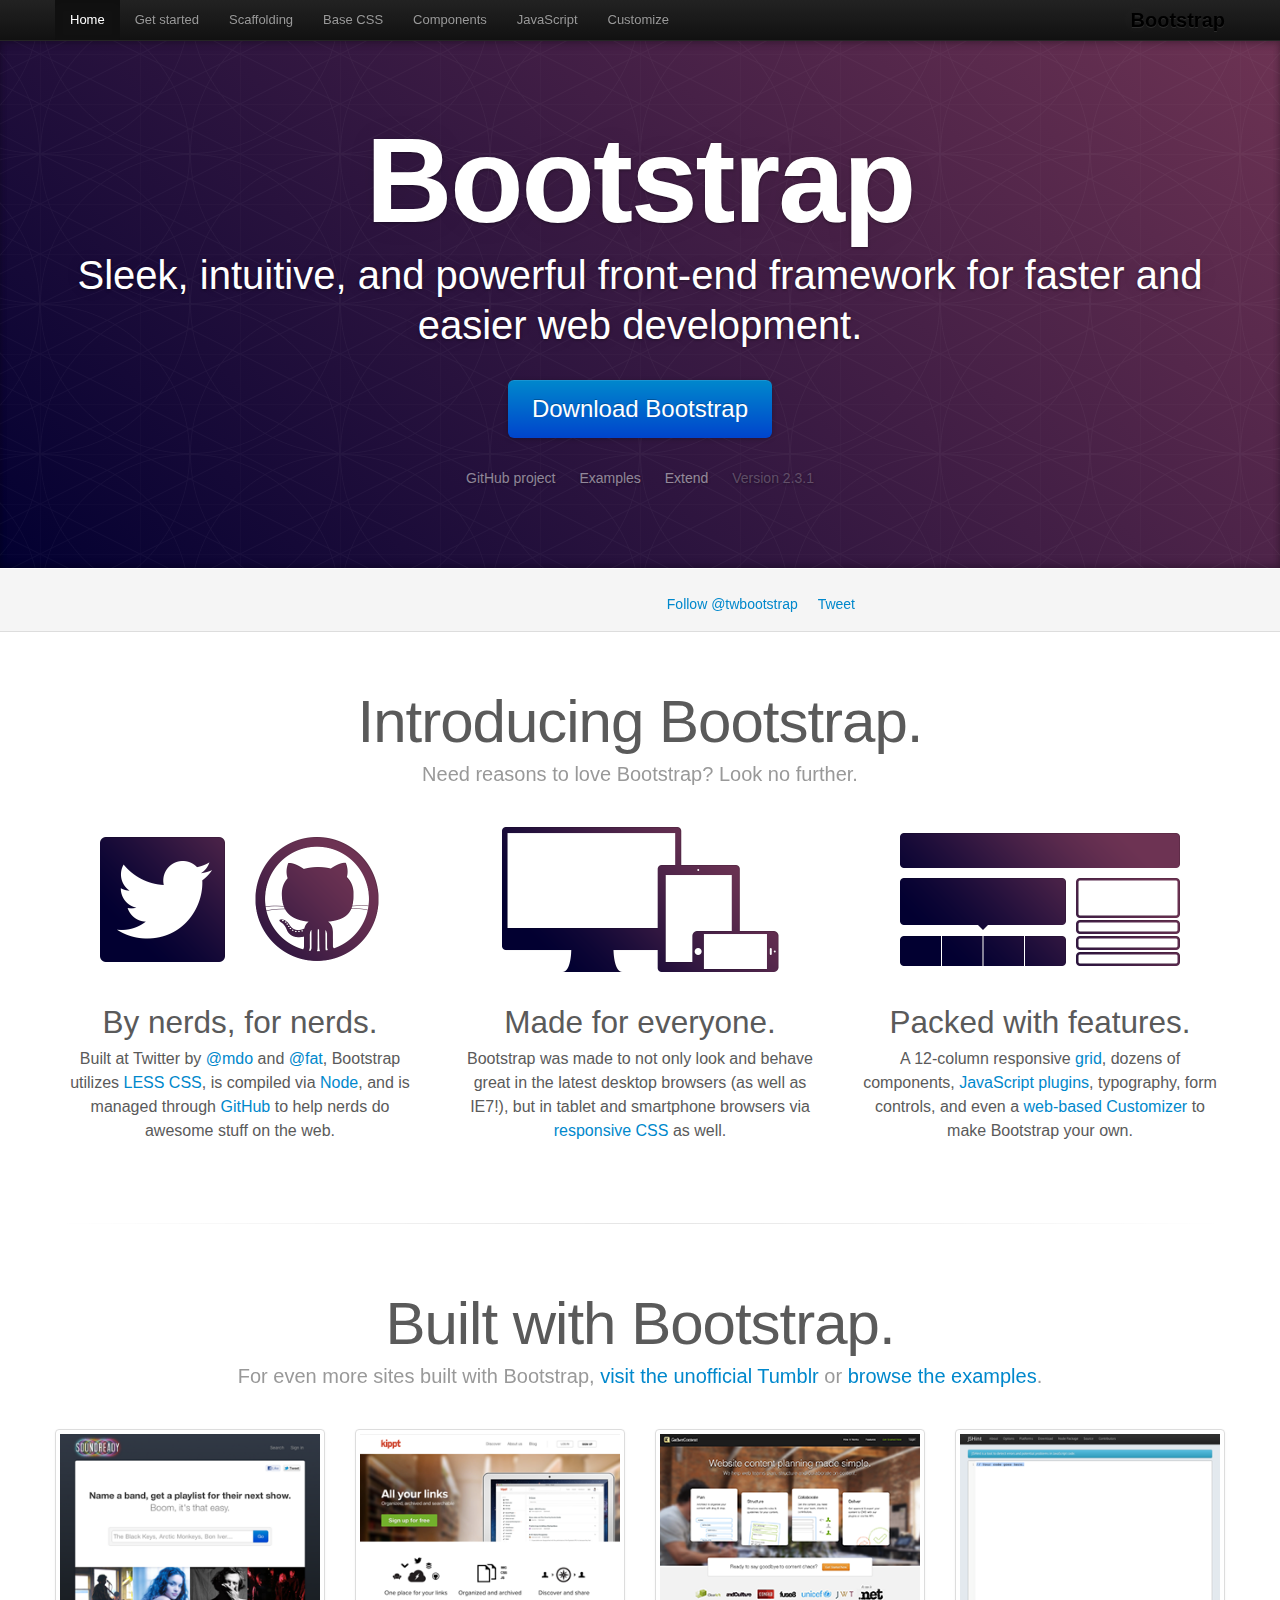
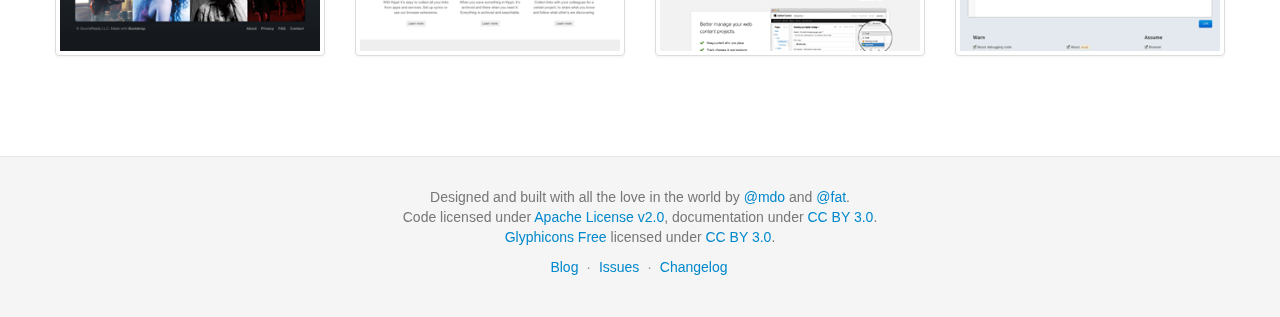
<file: bootstrap/docs/index.html>
<!DOCTYPE html>
<html lang="en">
  <head>
    <meta charset="utf-8">
    <title>Bootstrap</title>
    <meta name="viewport" content="width=device-width, initial-scale=1.0">
    <meta name="description" content="">
    <meta name="author" content="">

    <!-- Le styles -->
    <link href="assets/css/bootstrap.css" rel="stylesheet">
    <link href="assets/css/bootstrap-responsive.css" rel="stylesheet">
    <link href="assets/css/docs.css" rel="stylesheet">
    <link href="assets/js/google-code-prettify/prettify.css" rel="stylesheet">

    <!-- Le HTML5 shim, for IE6-8 support of HTML5 elements -->
    <!--[if lt IE 9]>
      <script src="assets/js/html5shiv.js"></script>
    <![endif]-->

    <!-- Le fav and touch icons -->
    <link rel="apple-touch-icon-precomposed" sizes="144x144" href="assets/ico/apple-touch-icon-144-precomposed.png">
    <link rel="apple-touch-icon-precomposed" sizes="114x114" href="assets/ico/apple-touch-icon-114-precomposed.png">
      <link rel="apple-touch-icon-precomposed" sizes="72x72" href="assets/ico/apple-touch-icon-72-precomposed.png">
                    <link rel="apple-touch-icon-precomposed" href="assets/ico/apple-touch-icon-57-precomposed.png">
                                   <link rel="shortcut icon" href="assets/ico/favicon.png">

  </head>

  <body data-spy="scroll" data-target=".bs-docs-sidebar">

    <!-- Navbar
    ================================================== -->
    <div class="navbar navbar-inverse navbar-fixed-top">
      <div class="navbar-inner">
        <div class="container">
          <button type="button" class="btn btn-navbar" data-toggle="collapse" data-target=".nav-collapse">
            <span class="icon-bar"></span>
            <span class="icon-bar"></span>
            <span class="icon-bar"></span>
          </button>
          <a class="brand" href="./index.html">Bootstrap</a>
          <div class="nav-collapse collapse">
            <ul class="nav">
              <li class="active">
                <a href="./index.html">Home</a>
              </li>
              <li class="">
                <a href="./getting-started.html">Get started</a>
              </li>
              <li class="">
                <a href="./scaffolding.html">Scaffolding</a>
              </li>
              <li class="">
                <a href="./base-css.html">Base CSS</a>
              </li>
              <li class="">
                <a href="./components.html">Components</a>
              </li>
              <li class="">
                <a href="./javascript.html">JavaScript</a>
              </li>
              <li class="">
                <a href="./customize.html">Customize</a>
              </li>
            </ul>
          </div>
        </div>
      </div>
    </div>

<div class="jumbotron masthead">
  <div class="container">
    <h1>Bootstrap</h1>
    <p>Sleek, intuitive, and powerful front-end framework for faster and easier web development.</p>
    <p>
      <a href="assets/bootstrap.zip" class="btn btn-primary btn-large" >Download Bootstrap</a>
    </p>
    <ul class="masthead-links">
      <li>
        <a href="http://github.com/twitter/bootstrap" >GitHub project</a>
      </li>
      <li>
        <a href="./getting-started.html#examples" >Examples</a>
      </li>
      <li>
        <a href="./extend.html" >Extend</a>
      </li>
      <li>
        Version 2.3.1
      </li>
    </ul>
  </div>
</div>

<div class="bs-docs-social">
  <div class="container">
    <ul class="bs-docs-social-buttons">
      <li>
        <iframe class="github-btn" src="http://ghbtns.com/github-btn.html?user=twitter&repo=bootstrap&type=watch&count=true" allowtransparency="true" frameborder="0" scrolling="0" width="100px" height="20px"></iframe>
      </li>
      <li>
        <iframe class="github-btn" src="http://ghbtns.com/github-btn.html?user=twitter&repo=bootstrap&type=fork&count=true" allowtransparency="true" frameborder="0" scrolling="0" width="102px" height="20px"></iframe>
      </li>
      <li class="follow-btn">
        <a href="https://twitter.com/twbootstrap" class="twitter-follow-button" data-link-color="#0069D6" data-show-count="true">Follow @twbootstrap</a>
      </li>
      <li class="tweet-btn">
        <a href="https://twitter.com/share" class="twitter-share-button" data-url="http://twitter.github.com/bootstrap/" data-count="horizontal" data-via="twbootstrap" data-related="mdo:Creator of Twitter Bootstrap">Tweet</a>
      </li>
    </ul>
  </div>
</div>

<div class="container">

  <div class="marketing">

    <h1>Introducing Bootstrap.</h1>
    <p class="marketing-byline">Need reasons to love Bootstrap? Look no further.</p>

    <div class="row-fluid">
      <div class="span4">
        <img class="marketing-img" src="assets/img/bs-docs-twitter-github.png">
        <h2>By nerds, for nerds.</h2>
        <p>Built at Twitter by <a href="http://twitter.com/mdo">@mdo</a> and <a href="http://twitter.com/fat">@fat</a>, Bootstrap utilizes <a href="http://lesscss.org">LESS CSS</a>, is compiled via <a href="http://nodejs.org">Node</a>, and is managed through <a href="http://github.com">GitHub</a> to help nerds do awesome stuff on the web.</p>
      </div>
      <div class="span4">
        <img class="marketing-img" src="assets/img/bs-docs-responsive-illustrations.png">
        <h2>Made for everyone.</h2>
        <p>Bootstrap was made to not only look and behave great in the latest desktop browsers (as well as IE7!), but in tablet and smartphone browsers via <a href="./scaffolding.html#responsive">responsive CSS</a> as well.</p>
      </div>
      <div class="span4">
        <img class="marketing-img" src="assets/img/bs-docs-bootstrap-features.png">
        <h2>Packed with features.</h2>
        <p>A 12-column responsive <a href="./scaffolding.html#gridSystem">grid</a>, dozens of components, <a href="./javascript.html">JavaScript plugins</a>, typography, form controls, and even a <a href="./customize.html">web-based Customizer</a> to make Bootstrap your own.</p>
      </div>
    </div>

    <hr class="soften">

    <h1>Built with Bootstrap.</h1>
    <p class="marketing-byline">For even more sites built with Bootstrap, <a href="http://builtwithbootstrap.tumblr.com/" target="_blank">visit the unofficial Tumblr</a> or <a href="./getting-started.html#examples">browse the examples</a>.</p>
    <div class="row-fluid">
      <ul class="thumbnails example-sites">
        <li class="span3">
          <a class="thumbnail" href="http://soundready.fm/" target="_blank">
            <img src="assets/img/example-sites/soundready.png" alt="SoundReady.fm">
          </a>
        </li>
        <li class="span3">
          <a class="thumbnail" href="http://kippt.com/" target="_blank">
            <img src="assets/img/example-sites/kippt.png" alt="Kippt">
          </a>
        </li>
        <li class="span3">
          <a class="thumbnail" href="http://www.gathercontent.com/" target="_blank">
            <img src="assets/img/example-sites/gathercontent.png" alt="Gather Content">
          </a>
        </li>
        <li class="span3">
          <a class="thumbnail" href="http://www.jshint.com/" target="_blank">
            <img src="assets/img/example-sites/jshint.png" alt="JS Hint">
          </a>
        </li>
      </ul>
     </div>

  </div>

</div>



    <!-- Footer
    ================================================== -->
    <footer class="footer">
      <div class="container">
        <p>Designed and built with all the love in the world by <a href="http://twitter.com/mdo" target="_blank">@mdo</a> and <a href="http://twitter.com/fat" target="_blank">@fat</a>.</p>
        <p>Code licensed under <a href="http://www.apache.org/licenses/LICENSE-2.0" target="_blank">Apache License v2.0</a>, documentation under <a href="http://creativecommons.org/licenses/by/3.0/">CC BY 3.0</a>.</p>
        <p><a href="http://glyphicons.com">Glyphicons Free</a> licensed under <a href="http://creativecommons.org/licenses/by/3.0/">CC BY 3.0</a>.</p>
        <ul class="footer-links">
          <li><a href="http://blog.getbootstrap.com">Blog</a></li>
          <li class="muted">&middot;</li>
          <li><a href="https://github.com/twitter/bootstrap/issues?state=open">Issues</a></li>
          <li class="muted">&middot;</li>
          <li><a href="https://github.com/twitter/bootstrap/blob/master/CHANGELOG.md">Changelog</a></li>
        </ul>
      </div>
    </footer>



    <!-- Le javascript
    ================================================== -->
    <!-- Placed at the end of the document so the pages load faster -->
    <script type="text/javascript" src="http://platform.twitter.com/widgets.js"></script>
    <script src="assets/js/jquery.js"></script>
    <script src="assets/js/bootstrap-transition.js"></script>
    <script src="assets/js/bootstrap-alert.js"></script>
    <script src="assets/js/bootstrap-modal.js"></script>
    <script src="assets/js/bootstrap-dropdown.js"></script>
    <script src="assets/js/bootstrap-scrollspy.js"></script>
    <script src="assets/js/bootstrap-tab.js"></script>
    <script src="assets/js/bootstrap-tooltip.js"></script>
    <script src="assets/js/bootstrap-popover.js"></script>
    <script src="assets/js/bootstrap-button.js"></script>
    <script src="assets/js/bootstrap-collapse.js"></script>
    <script src="assets/js/bootstrap-carousel.js"></script>
    <script src="assets/js/bootstrap-typeahead.js"></script>
    <script src="assets/js/bootstrap-affix.js"></script>

    <script src="assets/js/holder/holder.js"></script>
    <script src="assets/js/google-code-prettify/prettify.js"></script>

    <script src="assets/js/application.js"></script>



  </body>
</html>
</file>
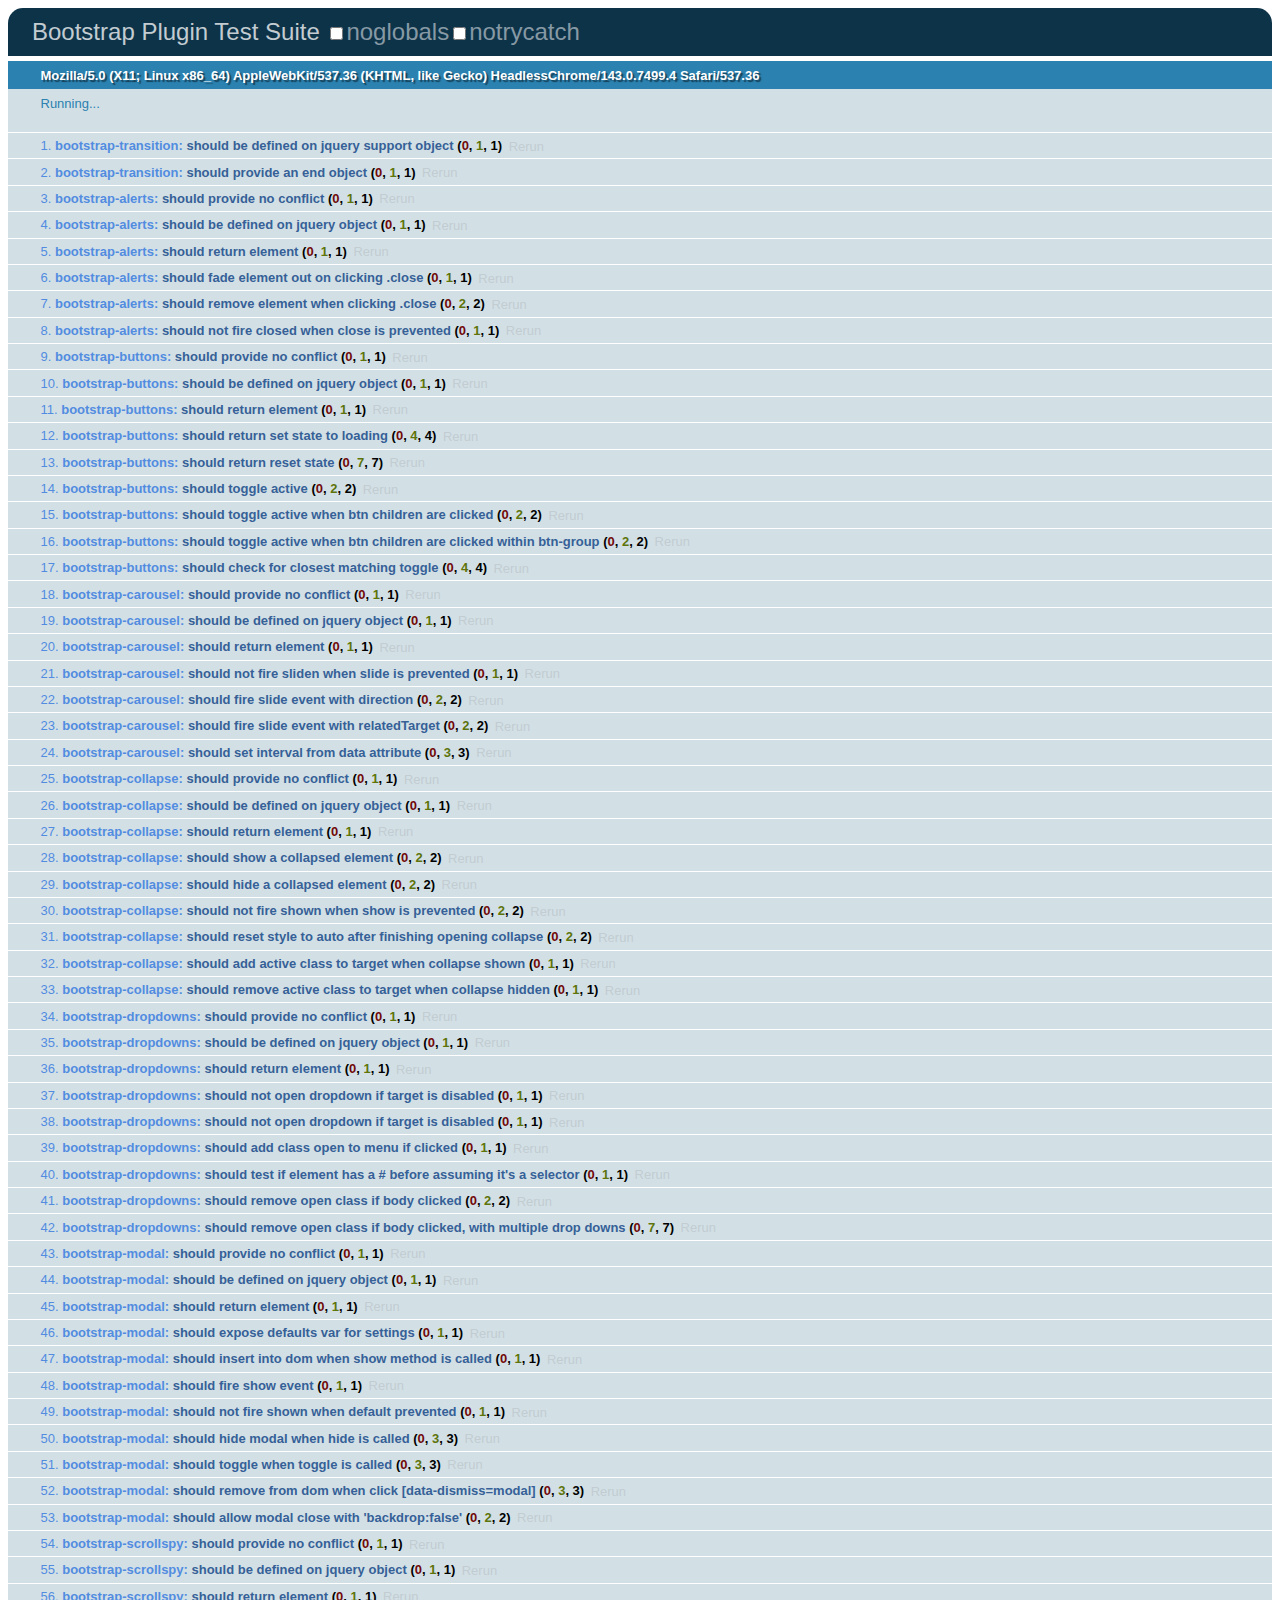
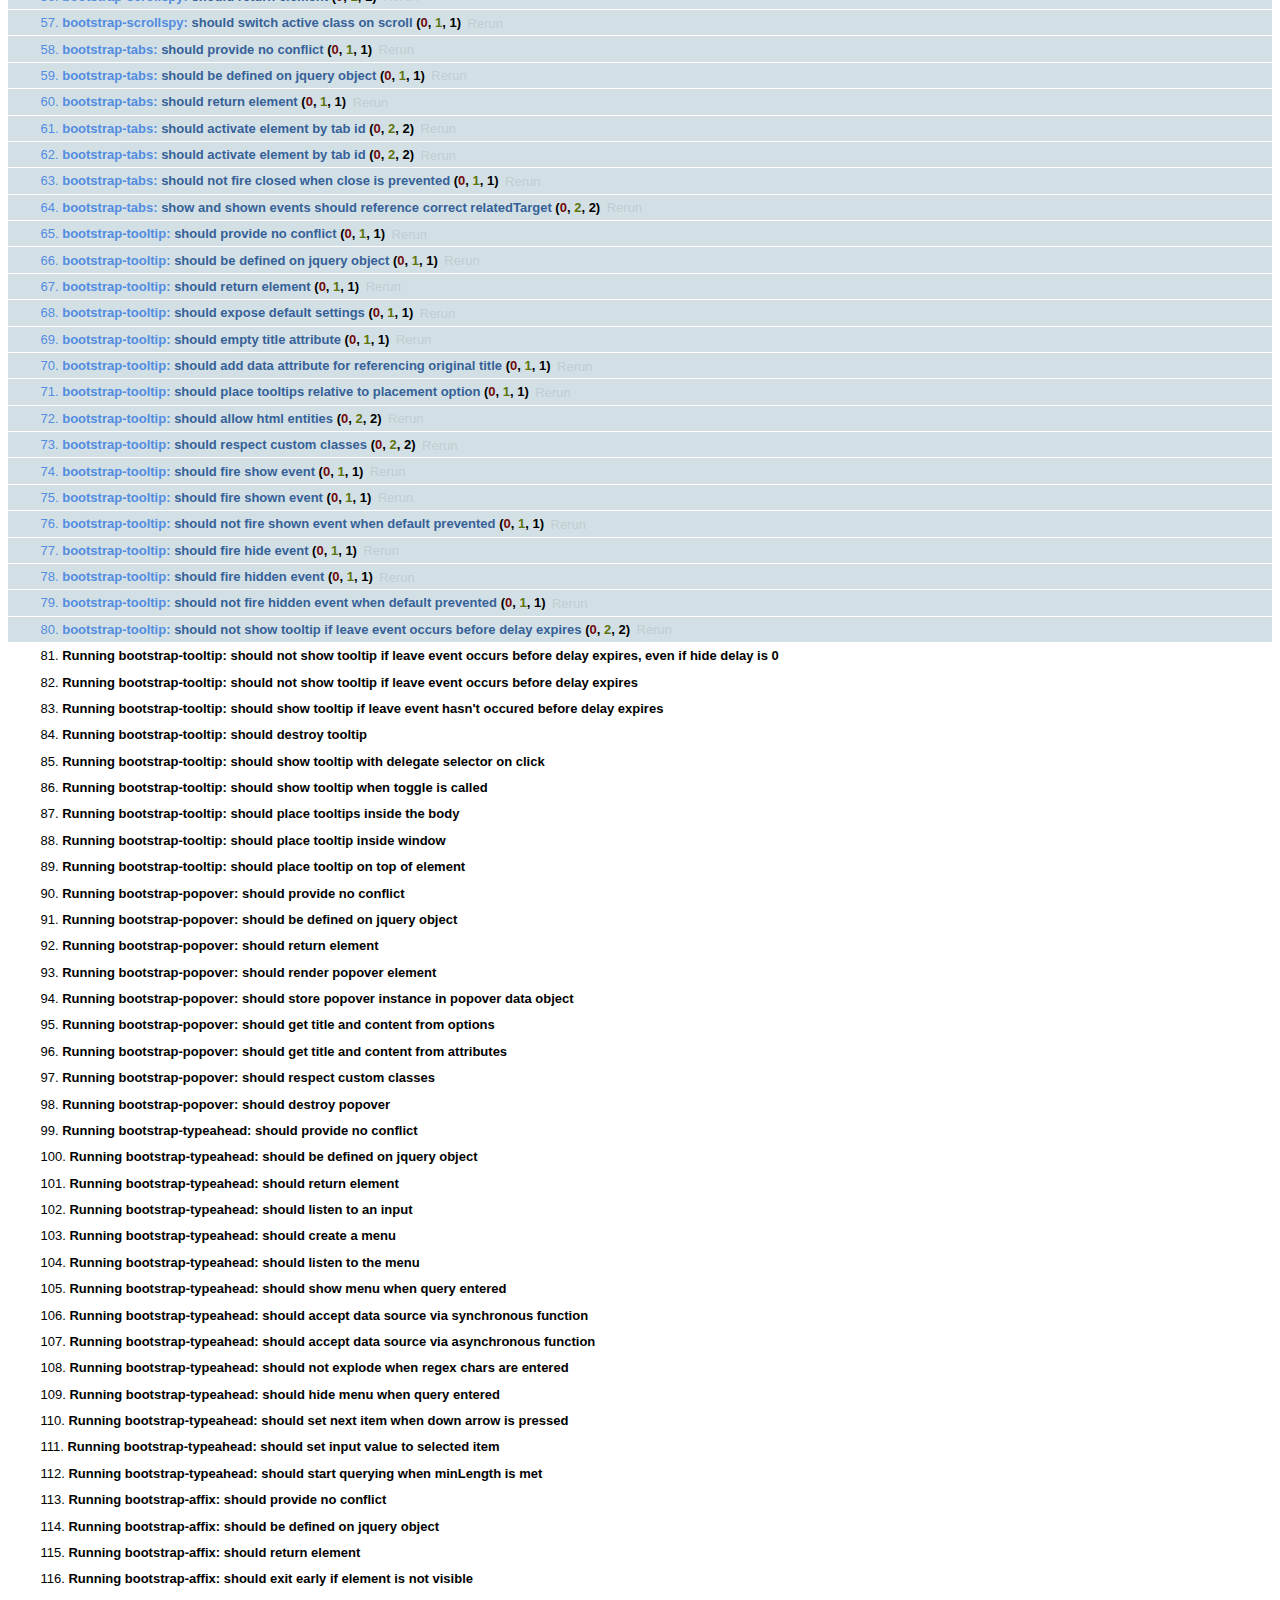
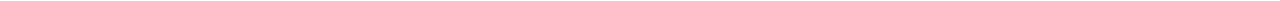
<file: bootstrap/js/tests/index.html>
<!DOCTYPE HTML>
<html>
<head>
  <title>Bootstrap Plugin Test Suite</title>

  <!-- jquery -->
  <!--<script src="http://code.jquery.com/jquery-1.7.min.js"></script>-->
  <script src="vendor/jquery.js"></script>

  <!-- qunit -->
  <link rel="stylesheet" href="vendor/qunit.css" type="text/css" media="screen" />
  <script src="vendor/qunit.js"></script>

  <!-- phantomjs logging script-->
  <script src="unit/bootstrap-phantom.js"></script>

  <!--  plugin sources -->
  <script src="../../js/bootstrap-transition.js"></script>
  <script src="../../js/bootstrap-alert.js"></script>
  <script src="../../js/bootstrap-button.js"></script>
  <script src="../../js/bootstrap-carousel.js"></script>
  <script src="../../js/bootstrap-collapse.js"></script>
  <script src="../../js/bootstrap-dropdown.js"></script>
  <script src="../../js/bootstrap-modal.js"></script>
  <script src="../../js/bootstrap-scrollspy.js"></script>
  <script src="../../js/bootstrap-tab.js"></script>
  <script src="../../js/bootstrap-tooltip.js"></script>
  <script src="../../js/bootstrap-popover.js"></script>
  <script src="../../js/bootstrap-typeahead.js"></script>
  <script src="../../js/bootstrap-affix.js"></script>

  <!-- unit tests -->
  <script src="unit/bootstrap-transition.js"></script>
  <script src="unit/bootstrap-alert.js"></script>
  <script src="unit/bootstrap-button.js"></script>
  <script src="unit/bootstrap-carousel.js"></script>
  <script src="unit/bootstrap-collapse.js"></script>
  <script src="unit/bootstrap-dropdown.js"></script>
  <script src="unit/bootstrap-modal.js"></script>
  <script src="unit/bootstrap-scrollspy.js"></script>
  <script src="unit/bootstrap-tab.js"></script>
  <script src="unit/bootstrap-tooltip.js"></script>
  <script src="unit/bootstrap-popover.js"></script>
  <script src="unit/bootstrap-typeahead.js"></script>
  <script src="unit/bootstrap-affix.js"></script>
</head>
<body>
  <div>
    <h1 id="qunit-header">Bootstrap Plugin Test Suite</h1>
    <h2 id="qunit-banner"></h2>
    <h2 id="qunit-userAgent"></h2>
    <ol id="qunit-tests"></ol>
    <div id="qunit-fixture"></div>
  </div>
</body>
</html>
</file>
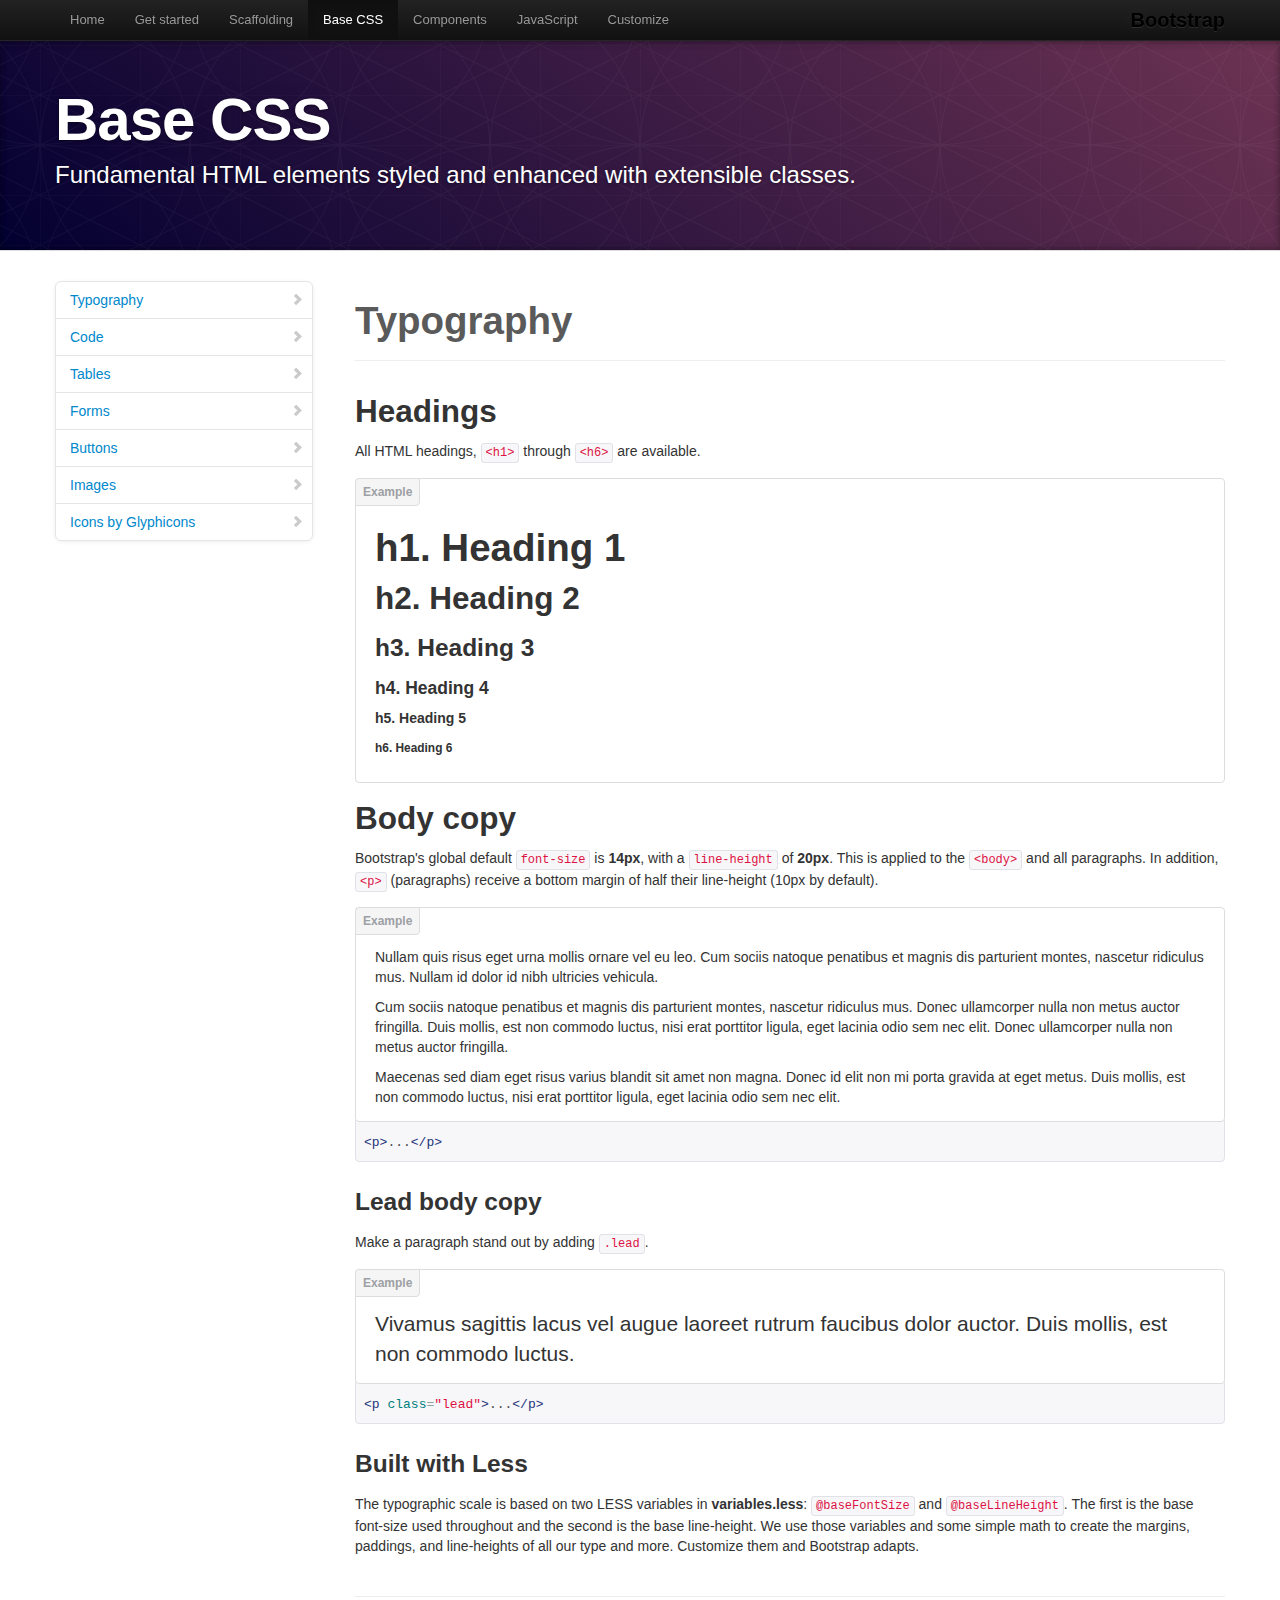
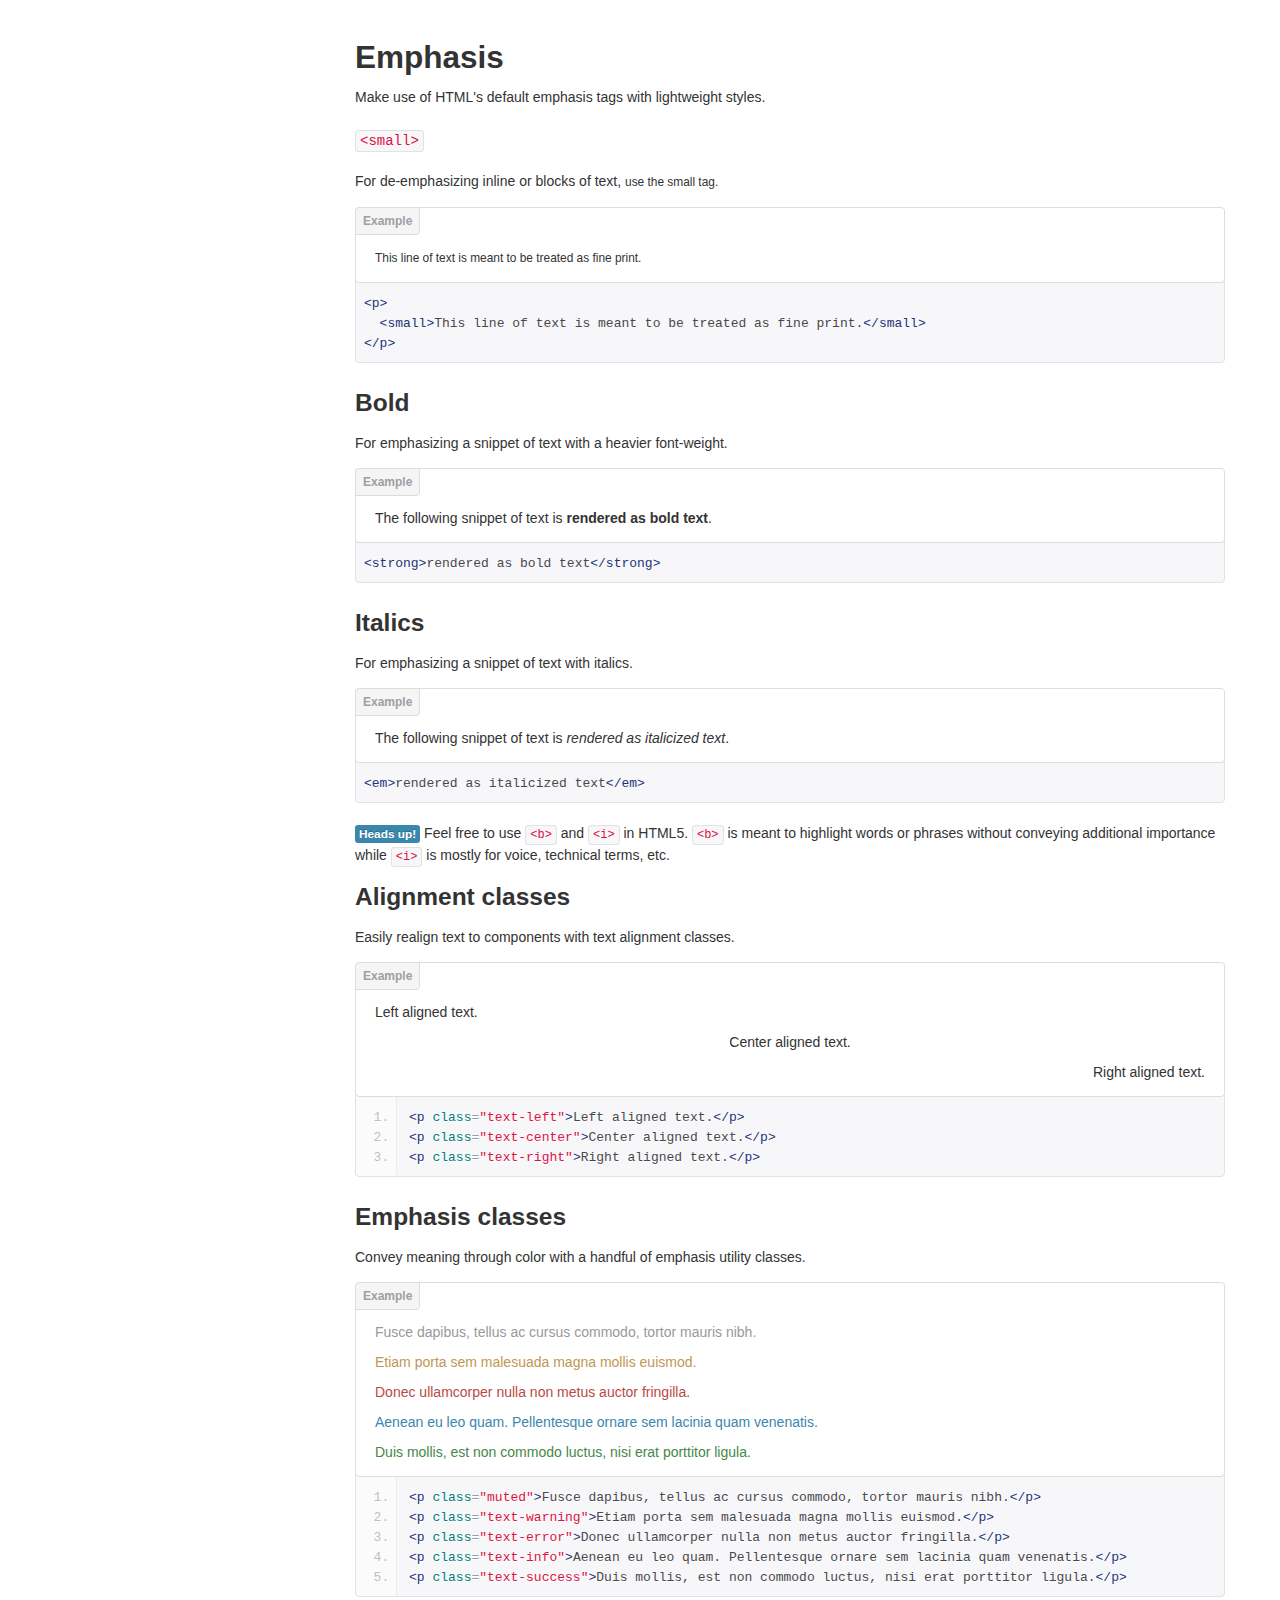
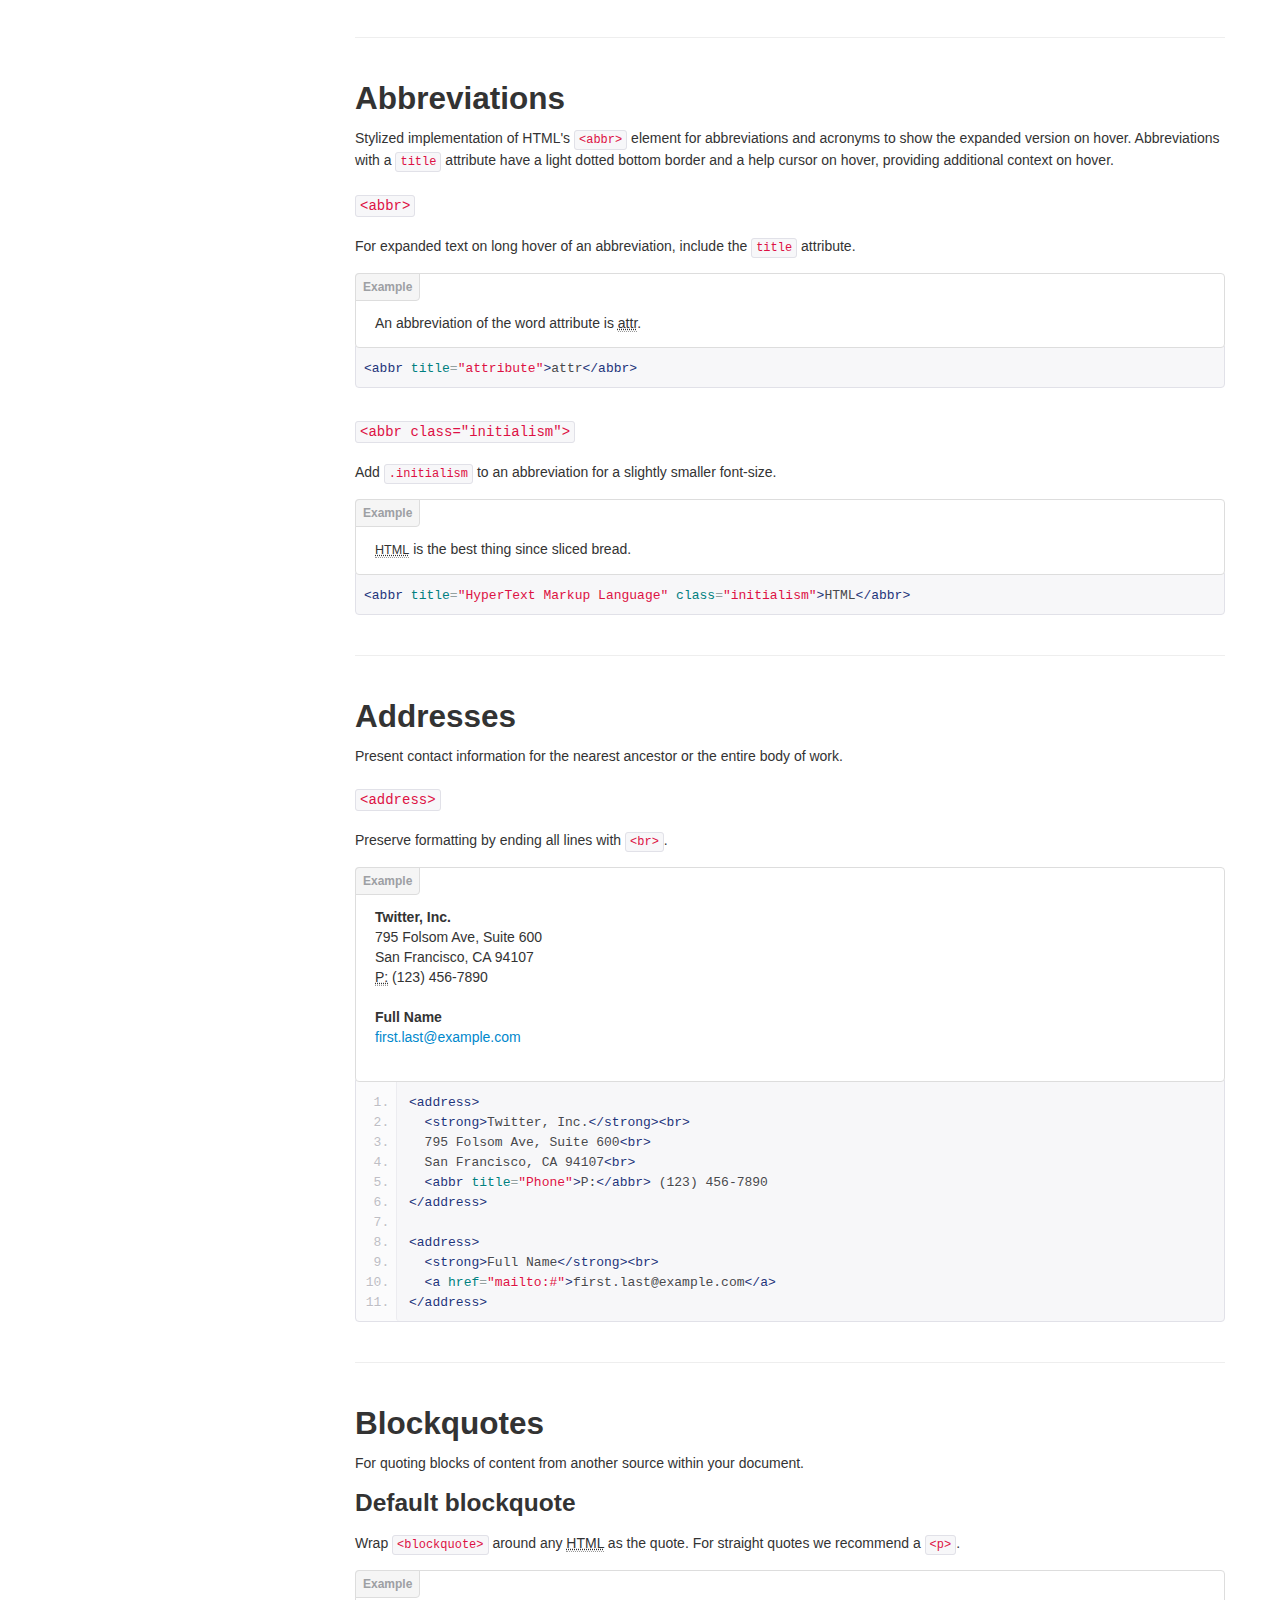
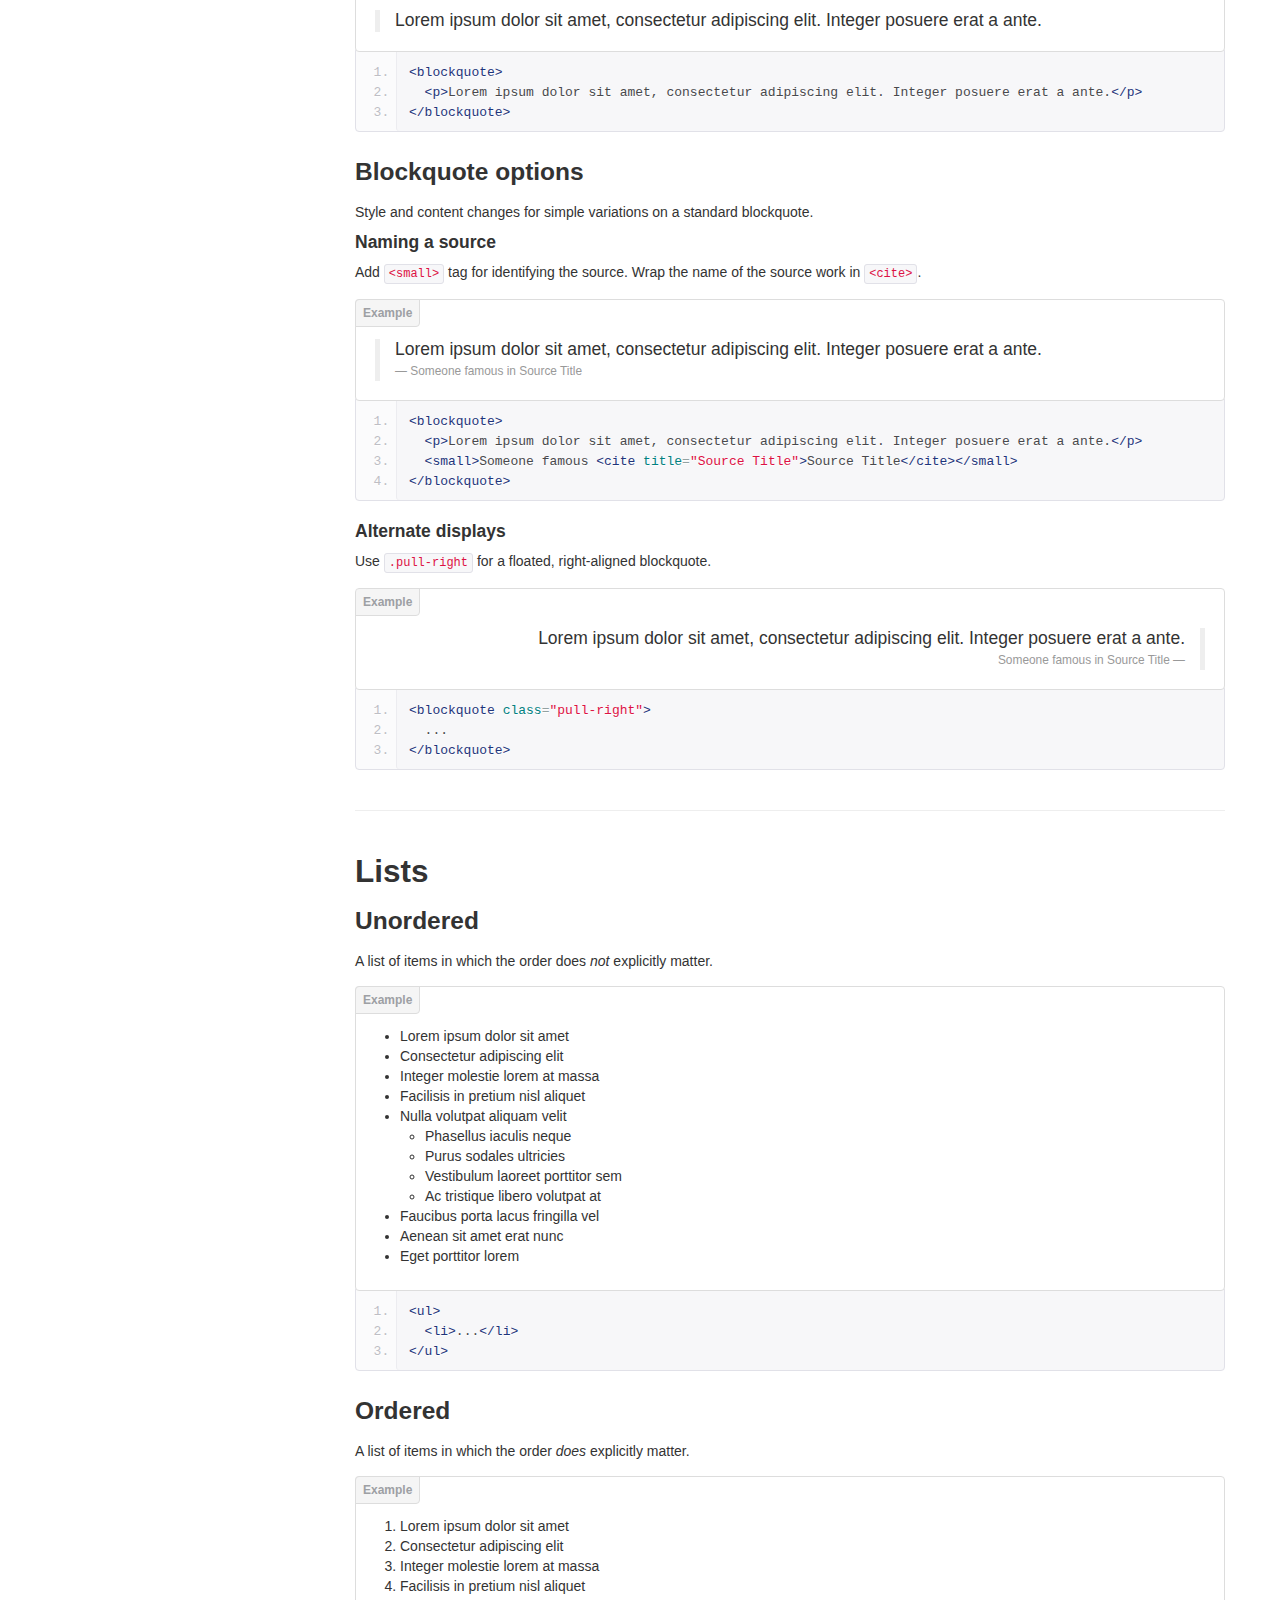
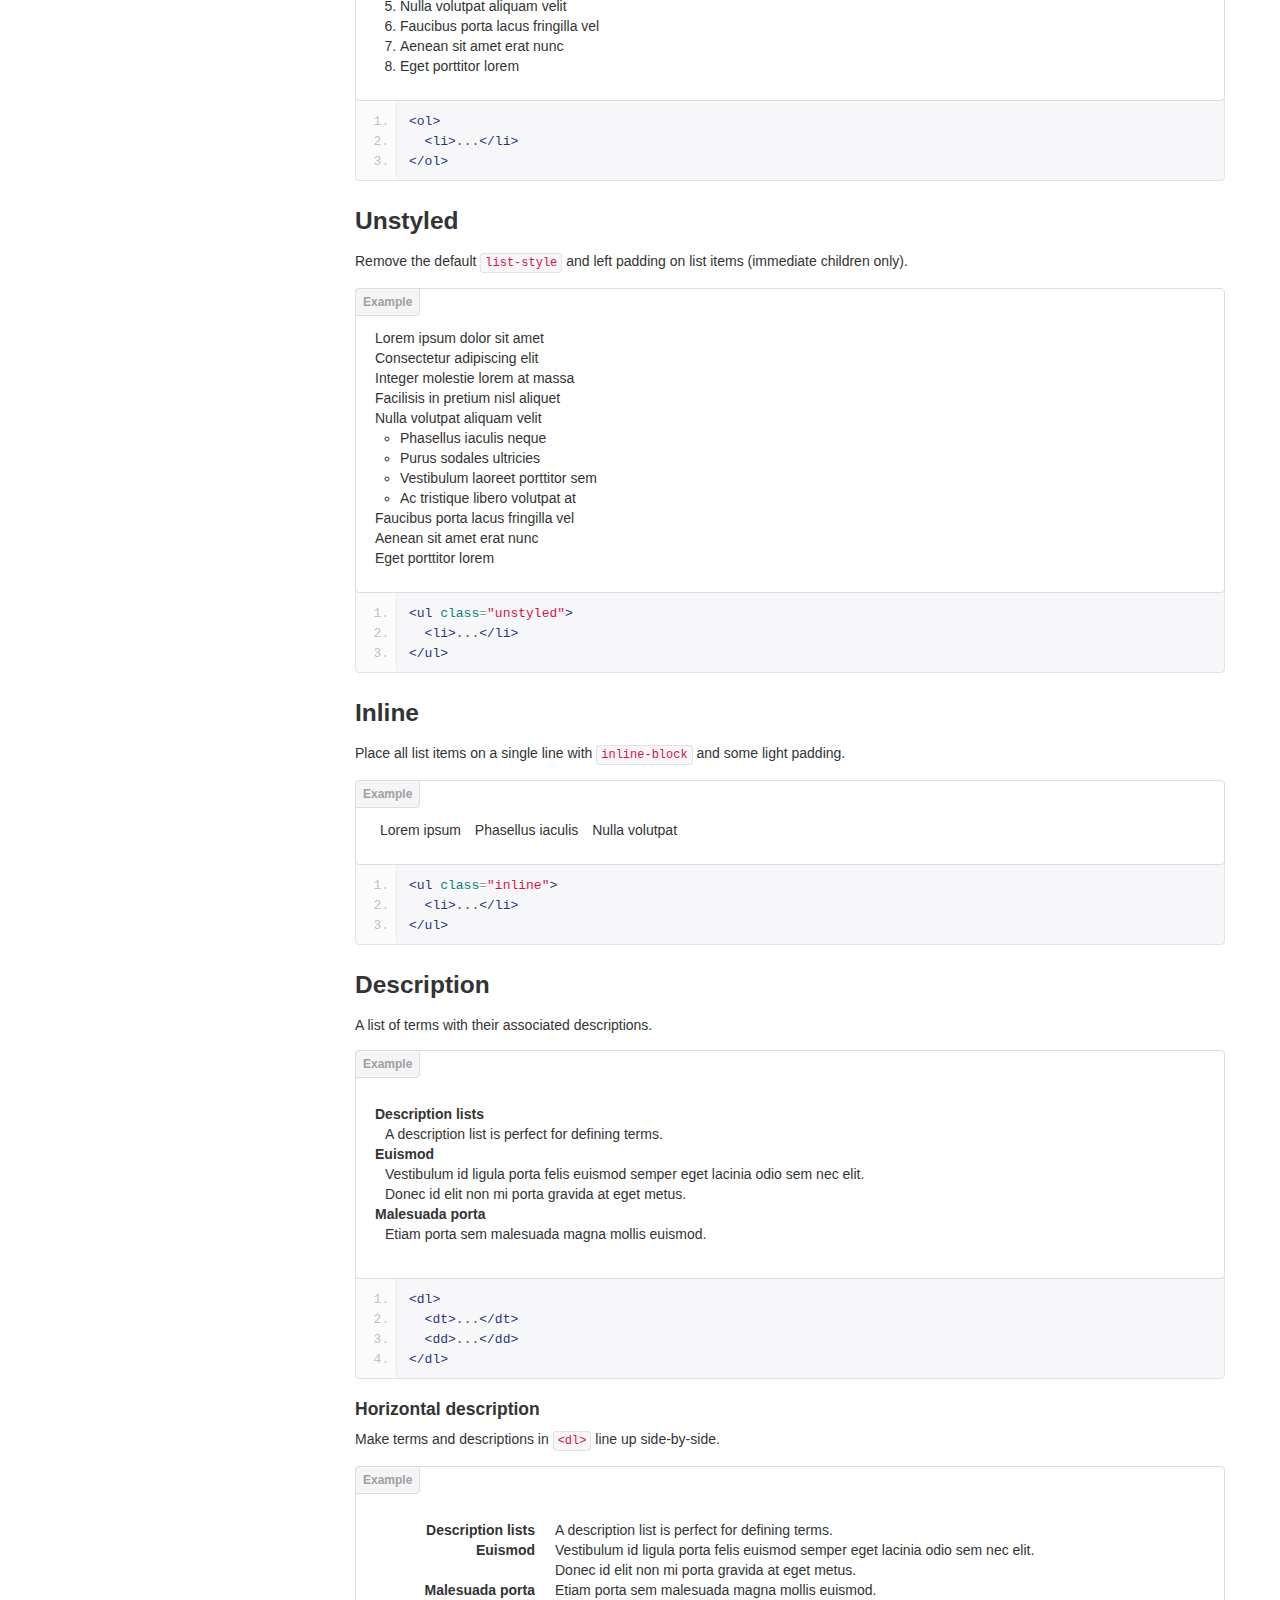
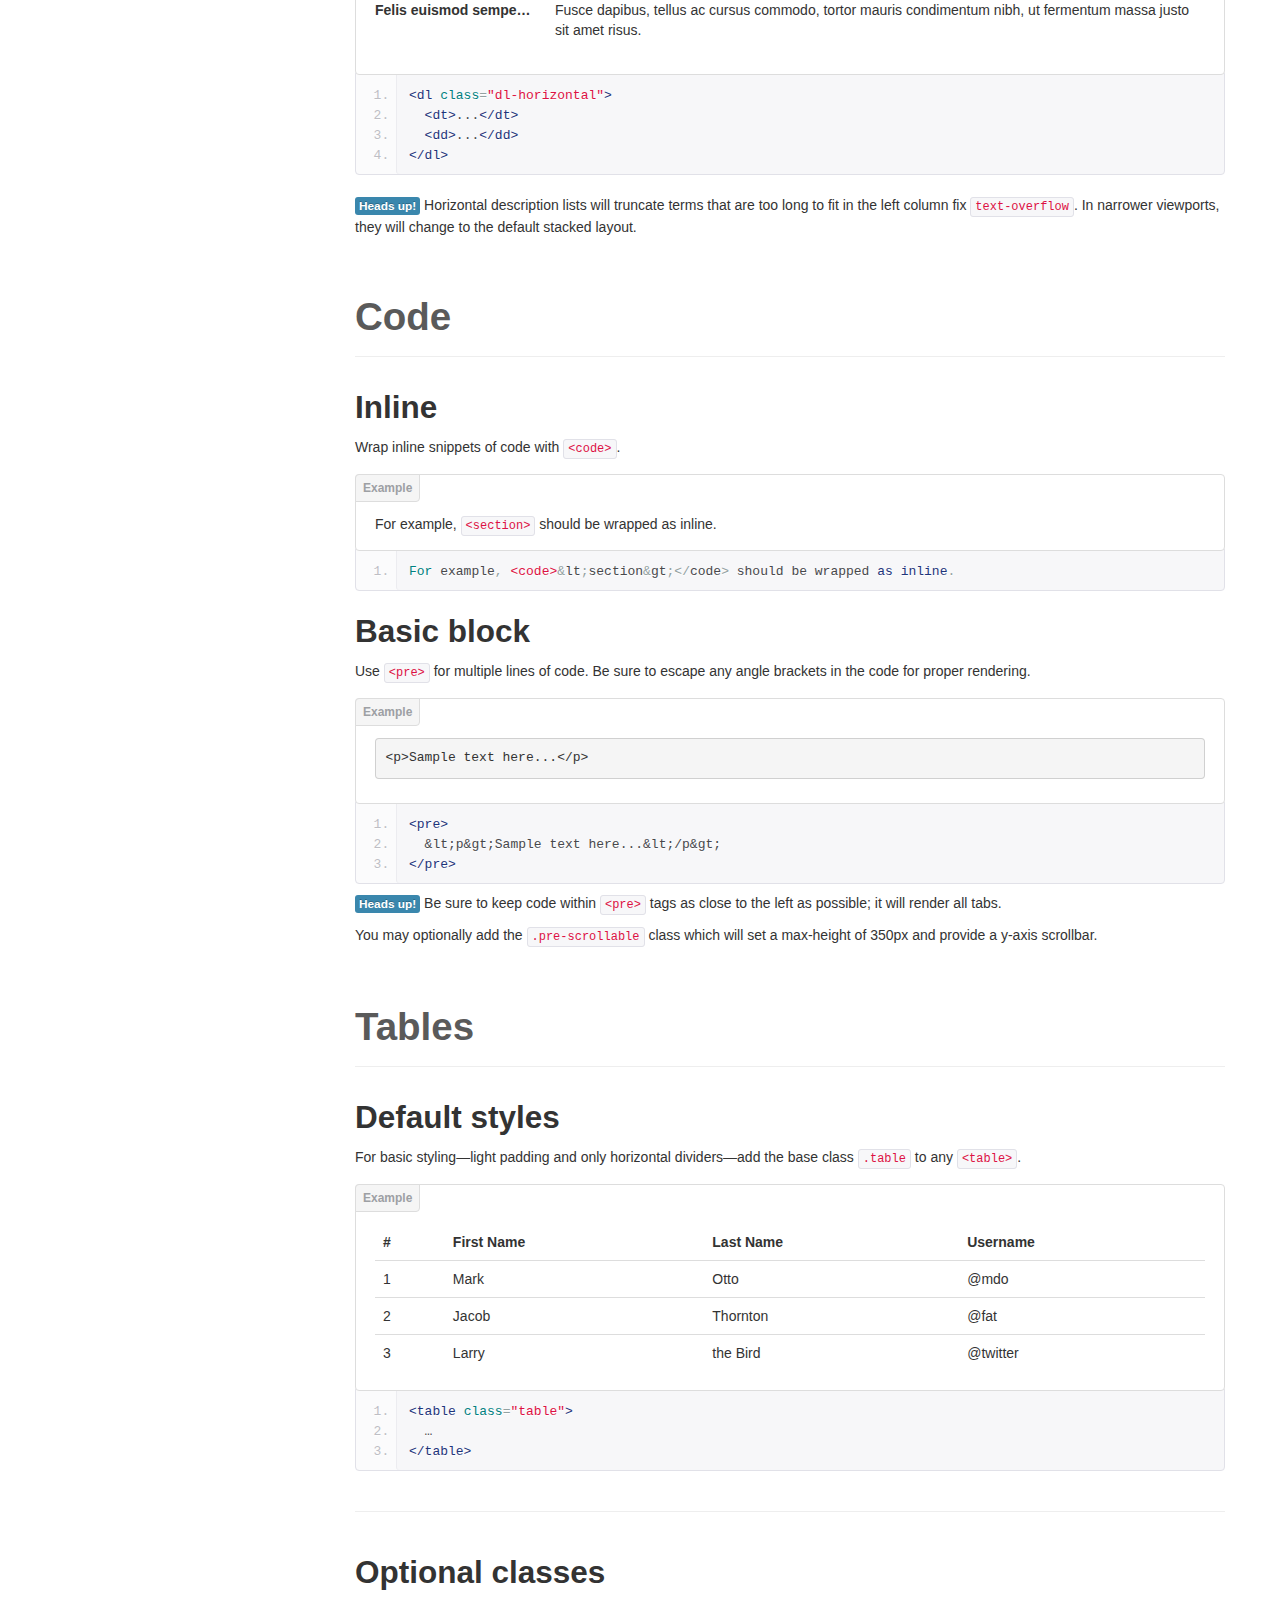
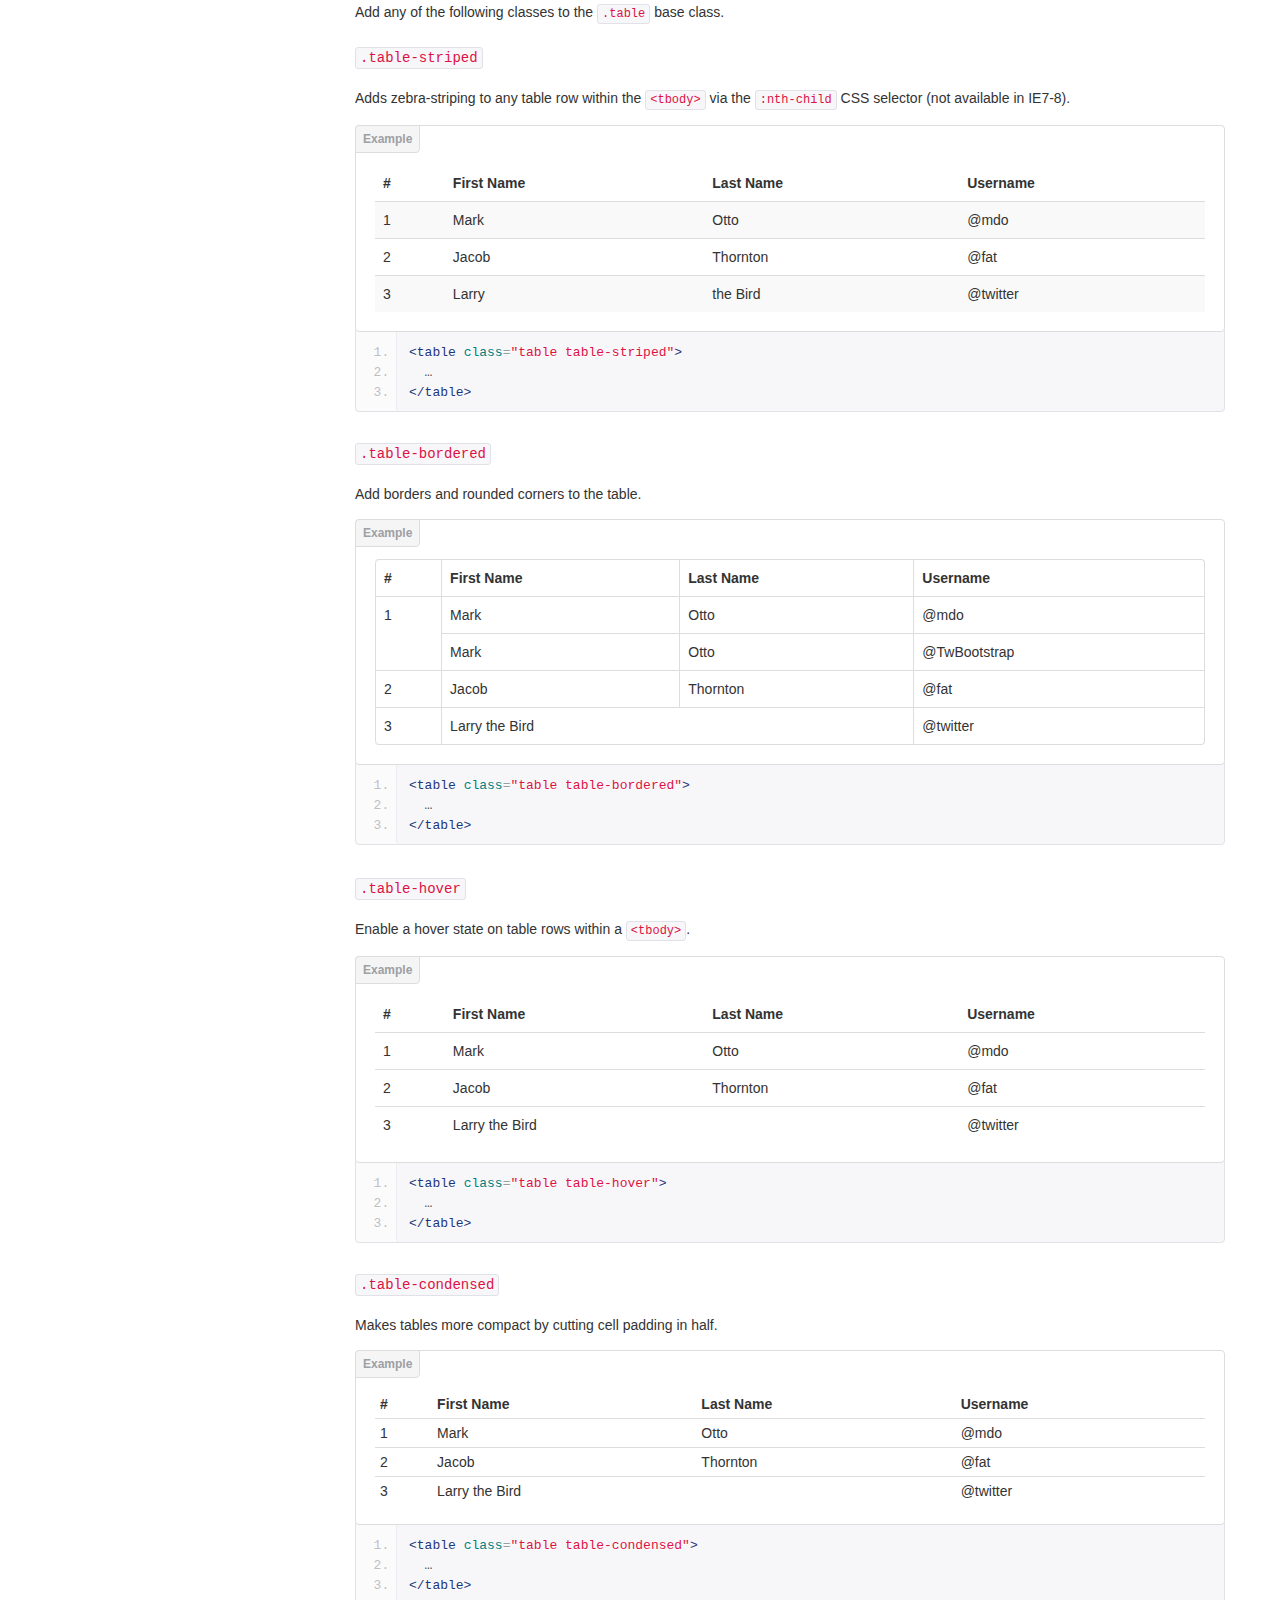
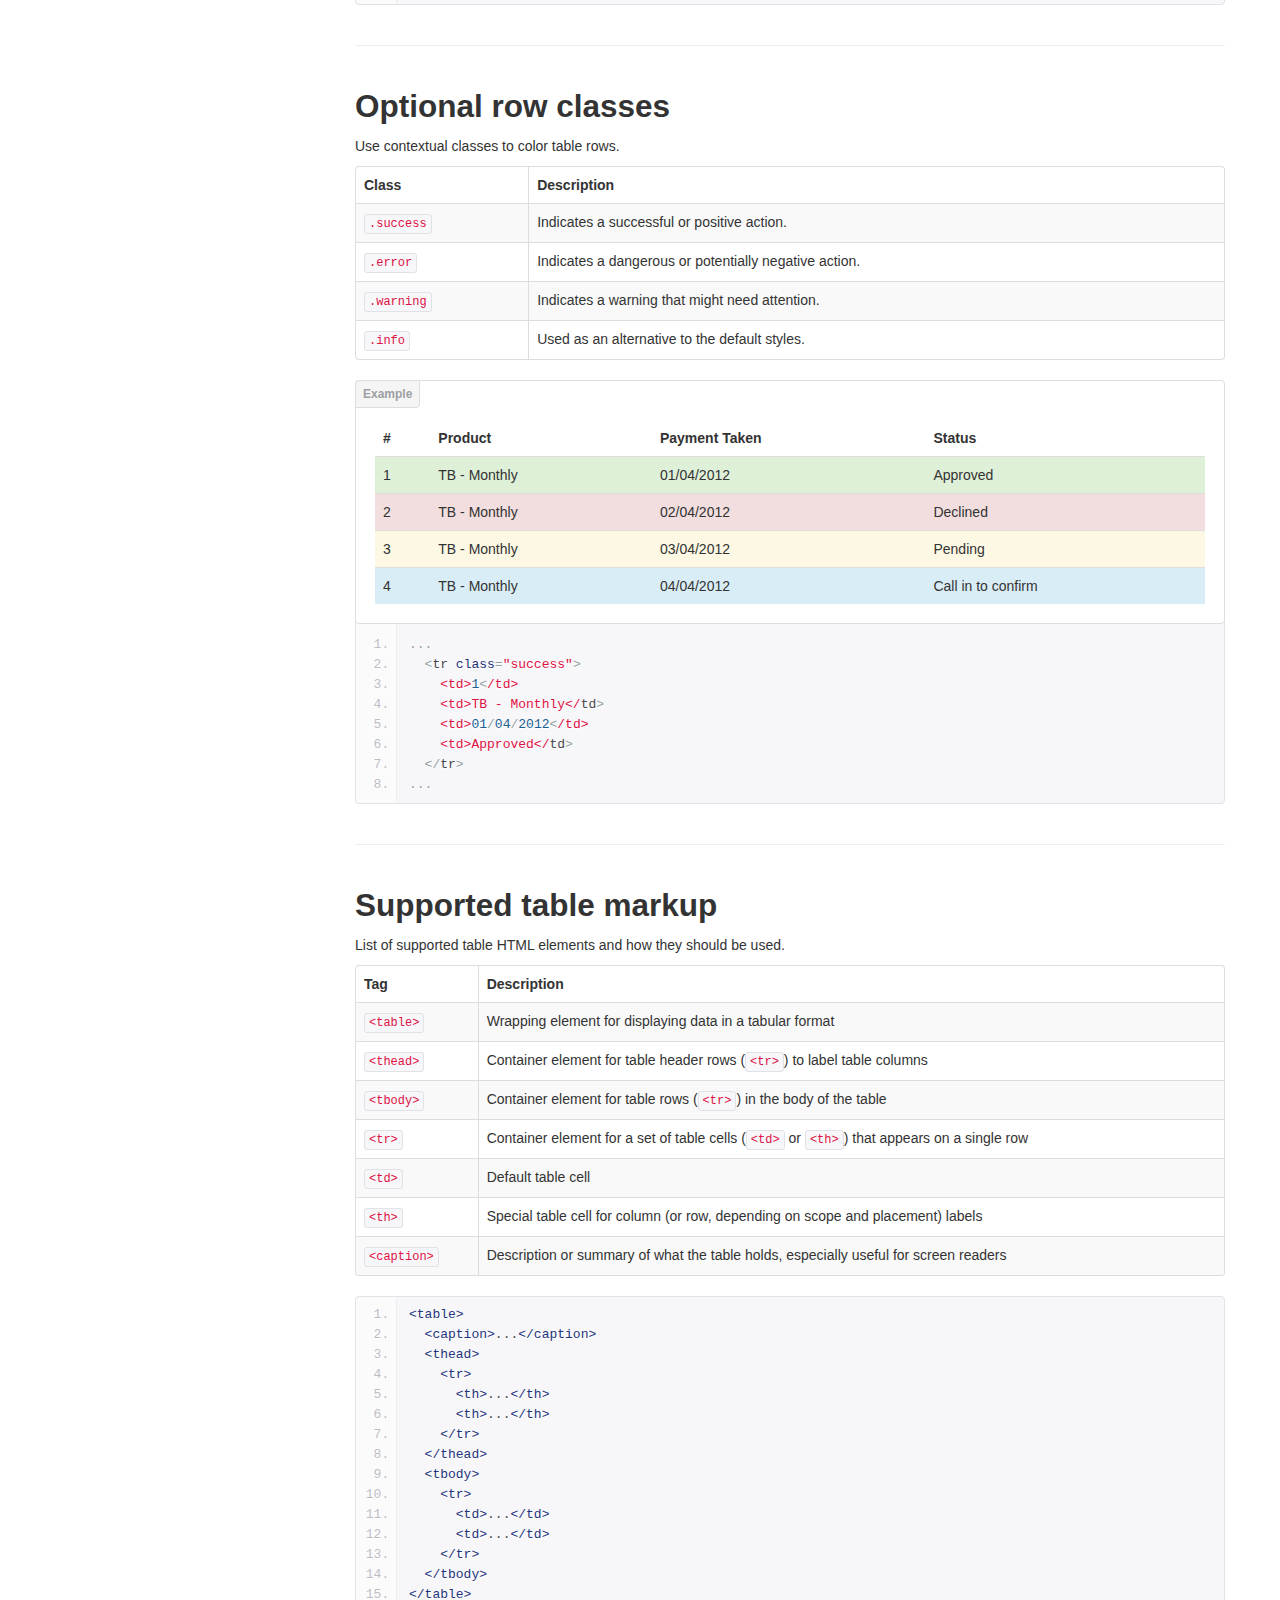
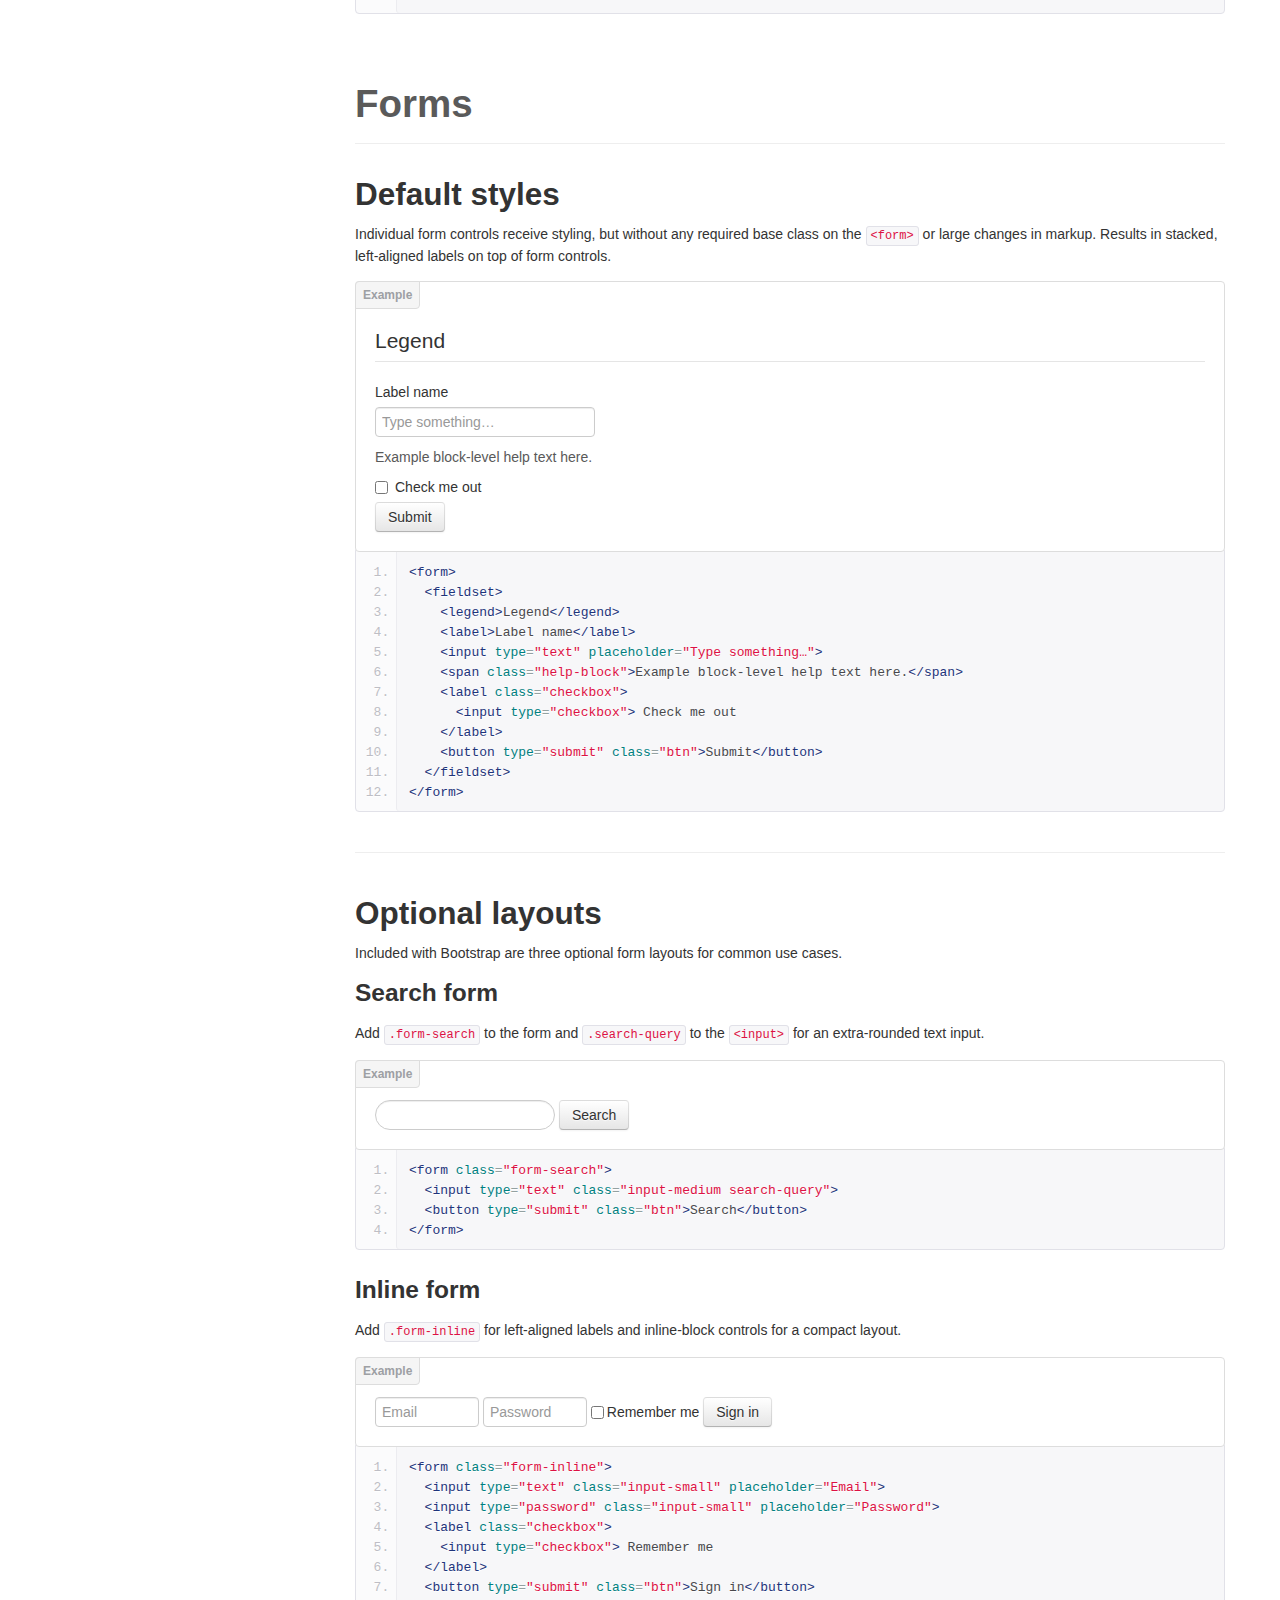
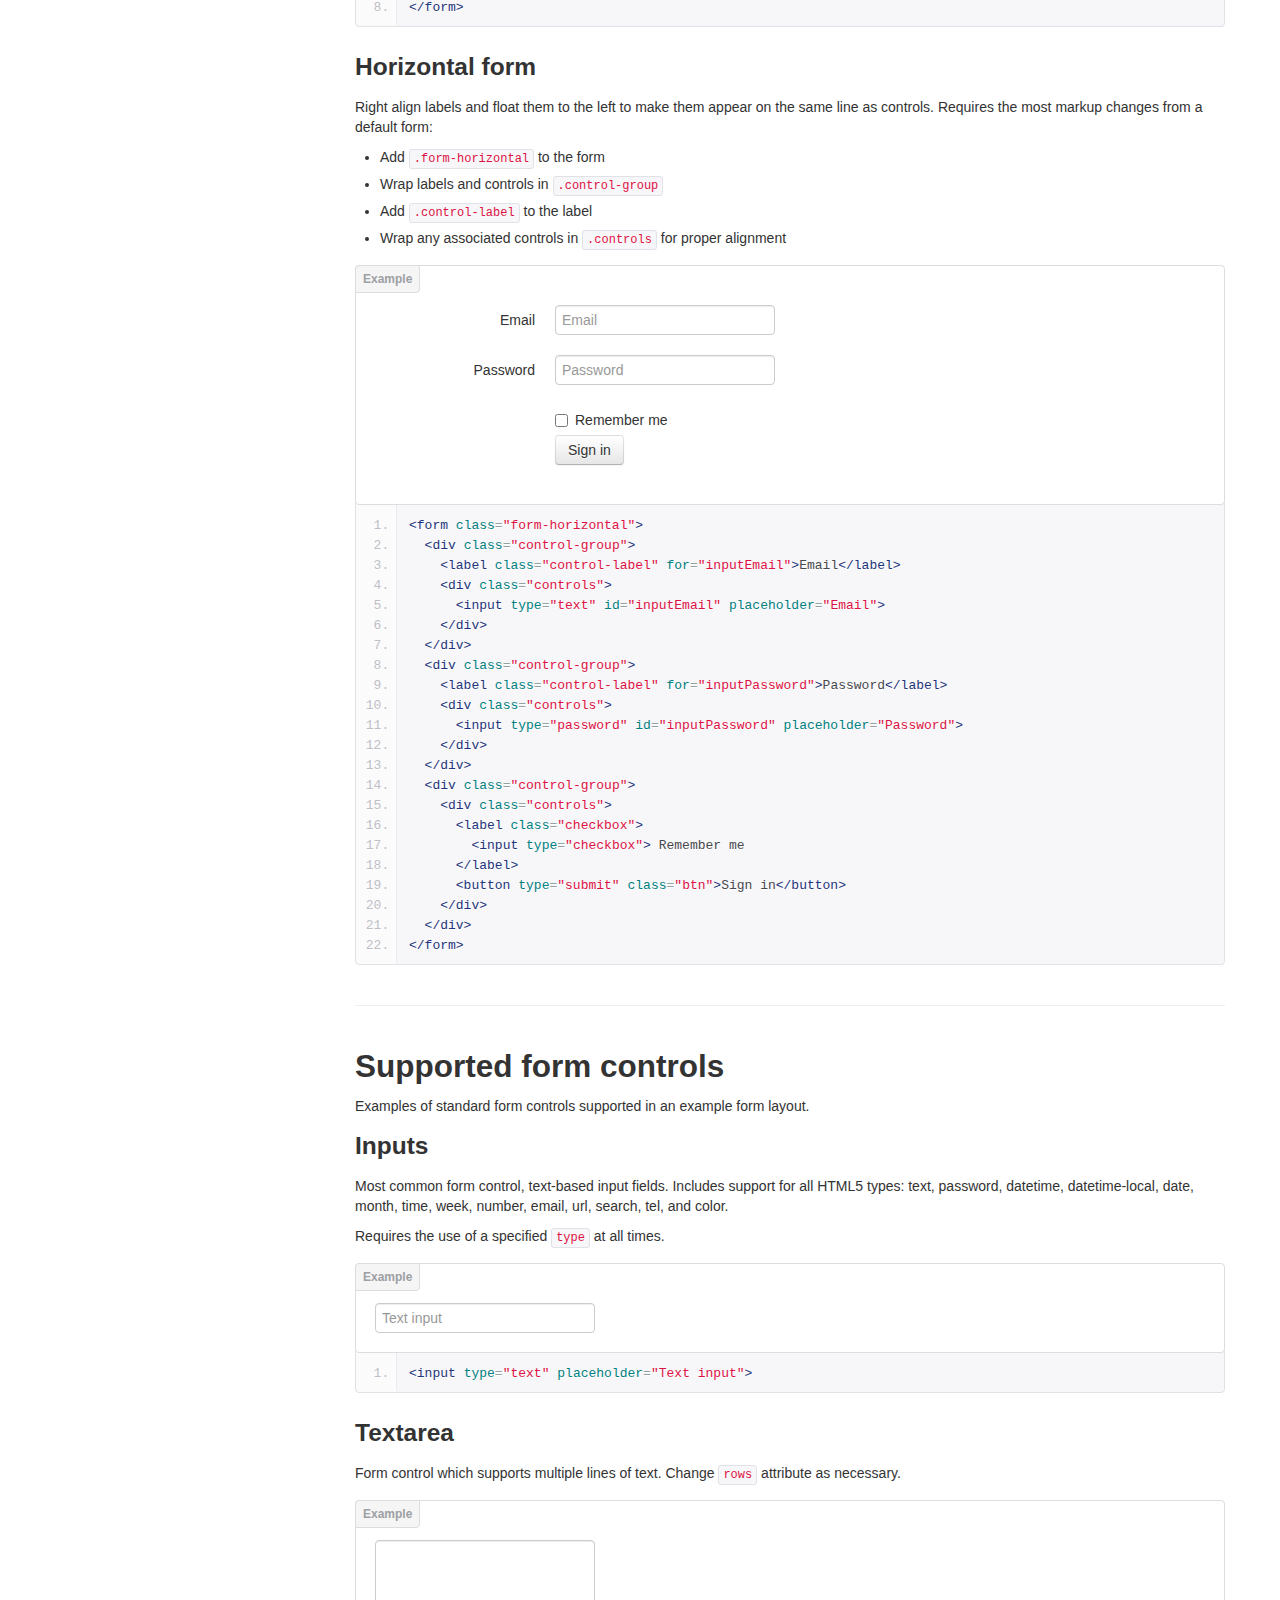
<file: bootstrap/docs/base-css.html>
<!DOCTYPE html>
<html lang="en">
  <head>
    <meta charset="utf-8">
    <title>Base · Bootstrap</title>
    <meta name="viewport" content="width=device-width, initial-scale=1.0">
    <meta name="description" content="">
    <meta name="author" content="">

    <!-- Le styles -->
    <link href="assets/css/bootstrap.css" rel="stylesheet">
    <link href="assets/css/bootstrap-responsive.css" rel="stylesheet">
    <link href="assets/css/docs.css" rel="stylesheet">
    <link href="assets/js/google-code-prettify/prettify.css" rel="stylesheet">

    <!-- Le HTML5 shim, for IE6-8 support of HTML5 elements -->
    <!--[if lt IE 9]>
      <script src="assets/js/html5shiv.js"></script>
    <![endif]-->

    <!-- Le fav and touch icons -->
    <link rel="apple-touch-icon-precomposed" sizes="144x144" href="assets/ico/apple-touch-icon-144-precomposed.png">
    <link rel="apple-touch-icon-precomposed" sizes="114x114" href="assets/ico/apple-touch-icon-114-precomposed.png">
      <link rel="apple-touch-icon-precomposed" sizes="72x72" href="assets/ico/apple-touch-icon-72-precomposed.png">
                    <link rel="apple-touch-icon-precomposed" href="assets/ico/apple-touch-icon-57-precomposed.png">
                                   <link rel="shortcut icon" href="assets/ico/favicon.png">

  </head>

  <body data-spy="scroll" data-target=".bs-docs-sidebar">

    <!-- Navbar
    ================================================== -->
    <div class="navbar navbar-inverse navbar-fixed-top">
      <div class="navbar-inner">
        <div class="container">
          <button type="button" class="btn btn-navbar" data-toggle="collapse" data-target=".nav-collapse">
            <span class="icon-bar"></span>
            <span class="icon-bar"></span>
            <span class="icon-bar"></span>
          </button>
          <a class="brand" href="./index.html">Bootstrap</a>
          <div class="nav-collapse collapse">
            <ul class="nav">
              <li class="">
                <a href="./index.html">Home</a>
              </li>
              <li class="">
                <a href="./getting-started.html">Get started</a>
              </li>
              <li class="">
                <a href="./scaffolding.html">Scaffolding</a>
              </li>
              <li class="active">
                <a href="./base-css.html">Base CSS</a>
              </li>
              <li class="">
                <a href="./components.html">Components</a>
              </li>
              <li class="">
                <a href="./javascript.html">JavaScript</a>
              </li>
              <li class="">
                <a href="./customize.html">Customize</a>
              </li>
            </ul>
          </div>
        </div>
      </div>
    </div>

<!-- Subhead
================================================== -->
<header class="jumbotron subhead" id="overview">
  <div class="container">
    <h1>Base CSS</h1>
    <p class="lead">Fundamental HTML elements styled and enhanced with extensible classes.</p>
  </div>
</header>


  <div class="container">

    <!-- Docs nav
    ================================================== -->
    <div class="row">
      <div class="span3 bs-docs-sidebar">
        <ul class="nav nav-list bs-docs-sidenav">
          <li><a href="#typography"><i class="icon-chevron-right"></i> Typography</a></li>
          <li><a href="#code"><i class="icon-chevron-right"></i> Code</a></li>
          <li><a href="#tables"><i class="icon-chevron-right"></i> Tables</a></li>
          <li><a href="#forms"><i class="icon-chevron-right"></i> Forms</a></li>
          <li><a href="#buttons"><i class="icon-chevron-right"></i> Buttons</a></li>
          <li><a href="#images"><i class="icon-chevron-right"></i> Images</a></li>
          <li><a href="#icons"><i class="icon-chevron-right"></i> Icons by Glyphicons</a></li>
        </ul>
      </div>
      <div class="span9">



        <!-- Typography
        ================================================== -->
        <section id="typography">
          <div class="page-header">
            <h1>Typography</h1>
          </div>

          <h2 id="headings">Headings</h2>
          <p>All HTML headings, <code>&lt;h1&gt;</code> through <code>&lt;h6&gt;</code> are available.</p>
          <div class="bs-docs-example">
            <h1>h1. Heading 1</h1>
            <h2>h2. Heading 2</h2>
            <h3>h3. Heading 3</h3>
            <h4>h4. Heading 4</h4>
            <h5>h5. Heading 5</h5>
            <h6>h6. Heading 6</h6>
          </div>

          <h2 id="body-copy">Body copy</h2>
          <p>Bootstrap's global default <code>font-size</code> is <strong>14px</strong>, with a <code>line-height</code> of <strong>20px</strong>. This is applied to the <code>&lt;body&gt;</code> and all paragraphs. In addition, <code>&lt;p&gt;</code> (paragraphs) receive a bottom margin of half their line-height (10px by default).</p>
          <div class="bs-docs-example">
            <p>Nullam quis risus eget urna mollis ornare vel eu leo. Cum sociis natoque penatibus et magnis dis parturient montes, nascetur ridiculus mus. Nullam id dolor id nibh ultricies vehicula.</p>
            <p>Cum sociis natoque penatibus et magnis dis parturient montes, nascetur ridiculus mus. Donec ullamcorper nulla non metus auctor fringilla. Duis mollis, est non commodo luctus, nisi erat porttitor ligula, eget lacinia odio sem nec elit. Donec ullamcorper nulla non metus auctor fringilla.</p>
            <p>Maecenas sed diam eget risus varius blandit sit amet non magna. Donec id elit non mi porta gravida at eget metus. Duis mollis, est non commodo luctus, nisi erat porttitor ligula, eget lacinia odio sem nec elit.</p>
          </div>
          <pre class="prettyprint">&lt;p&gt;...&lt;/p&gt;</pre>

          <h3>Lead body copy</h3>
          <p>Make a paragraph stand out by adding <code>.lead</code>.</p>
          <div class="bs-docs-example">
            <p class="lead">Vivamus sagittis lacus vel augue laoreet rutrum faucibus dolor auctor. Duis mollis, est non commodo luctus.</p>
          </div>
          <pre class="prettyprint">&lt;p class="lead"&gt;...&lt;/p&gt;</pre>

          <h3>Built with Less</h3>
          <p>The typographic scale is based on two LESS variables in <strong>variables.less</strong>: <code>@baseFontSize</code> and <code>@baseLineHeight</code>. The first is the base font-size used throughout and the second is the base line-height. We use those variables and some simple math to create the margins, paddings, and line-heights of all our type and more. Customize them and Bootstrap adapts.</p>


          <hr class="bs-docs-separator">


          <h2 id="emphasis">Emphasis</h2>
          <p>Make use of HTML's default emphasis tags with lightweight styles.</p>

          <h3><code>&lt;small&gt;</code></h3>
          <p>For de-emphasizing inline or blocks of text, <small>use the small tag.</small></p>
          <div class="bs-docs-example">
            <p><small>This line of text is meant to be treated as fine print.</small></p>
          </div>
<pre class="prettyprint">
&lt;p&gt;
  &lt;small&gt;This line of text is meant to be treated as fine print.&lt;/small&gt;
&lt;/p&gt;
</pre>

          <h3>Bold</h3>
          <p>For emphasizing a snippet of text with a heavier font-weight.</p>
          <div class="bs-docs-example">
            <p>The following snippet of text is <strong>rendered as bold text</strong>.</p>
          </div>
          <pre class="prettyprint">&lt;strong&gt;rendered as bold text&lt;/strong&gt;</pre>

          <h3>Italics</h3>
          <p>For emphasizing a snippet of text with italics.</p>
          <div class="bs-docs-example">
            <p>The following snippet of text is <em>rendered as italicized text</em>.</p>
          </div>
          <pre class="prettyprint">&lt;em&gt;rendered as italicized text&lt;/em&gt;</pre>

          <p><span class="label label-info">Heads up!</span> Feel free to use <code>&lt;b&gt;</code> and <code>&lt;i&gt;</code> in HTML5. <code>&lt;b&gt;</code> is meant to highlight words or phrases without conveying additional importance while <code>&lt;i&gt;</code> is mostly for voice, technical terms, etc.</p>

          <h3>Alignment classes</h3>
          <p>Easily realign text to components with text alignment classes.</p>
          <div class="bs-docs-example">
            <p class="text-left">Left aligned text.</p>
            <p class="text-center">Center aligned text.</p>
            <p class="text-right">Right aligned text.</p>
          </div>
<pre class="prettyprint linenums">
&lt;p class="text-left"&gt;Left aligned text.&lt;/p&gt;
&lt;p class="text-center"&gt;Center aligned text.&lt;/p&gt;
&lt;p class="text-right"&gt;Right aligned text.&lt;/p&gt;
</pre>

          <h3>Emphasis classes</h3>
          <p>Convey meaning through color with a handful of emphasis utility classes.</p>
          <div class="bs-docs-example">
            <p class="muted">Fusce dapibus, tellus ac cursus commodo, tortor mauris nibh.</p>
            <p class="text-warning">Etiam porta sem malesuada magna mollis euismod.</p>
            <p class="text-error">Donec ullamcorper nulla non metus auctor fringilla.</p>
            <p class="text-info">Aenean eu leo quam. Pellentesque ornare sem lacinia quam venenatis.</p>
            <p class="text-success">Duis mollis, est non commodo luctus, nisi erat porttitor ligula.</p>
          </div>
<pre class="prettyprint linenums">
&lt;p class="muted"&gt;Fusce dapibus, tellus ac cursus commodo, tortor mauris nibh.&lt;/p&gt;
&lt;p class="text-warning"&gt;Etiam porta sem malesuada magna mollis euismod.&lt;/p&gt;
&lt;p class="text-error"&gt;Donec ullamcorper nulla non metus auctor fringilla.&lt;/p&gt;
&lt;p class="text-info"&gt;Aenean eu leo quam. Pellentesque ornare sem lacinia quam venenatis.&lt;/p&gt;
&lt;p class="text-success"&gt;Duis mollis, est non commodo luctus, nisi erat porttitor ligula.&lt;/p&gt;
</pre>


          <hr class="bs-docs-separator">


          <h2 id="abbreviations">Abbreviations</h2>
          <p>Stylized implementation of HTML's <code>&lt;abbr&gt;</code> element for abbreviations and acronyms to show the expanded version on hover. Abbreviations with a <code>title</code> attribute have a light dotted bottom border and a help cursor on hover, providing additional context on hover.</p>

          <h3><code>&lt;abbr&gt;</code></h3>
          <p>For expanded text on long hover of an abbreviation, include the <code>title</code> attribute.</p>
          <div class="bs-docs-example">
            <p>An abbreviation of the word attribute is <abbr title="attribute">attr</abbr>.</p>
          </div>
          <pre class="prettyprint">&lt;abbr title="attribute"&gt;attr&lt;/abbr&gt;</pre>

          <h3><code>&lt;abbr class="initialism"&gt;</code></h3>
          <p>Add <code>.initialism</code> to an abbreviation for a slightly smaller font-size.</p>
          <div class="bs-docs-example">
            <p><abbr title="HyperText Markup Language" class="initialism">HTML</abbr> is the best thing since sliced bread.</p>
          </div>
          <pre class="prettyprint">&lt;abbr title="HyperText Markup Language" class="initialism"&gt;HTML&lt;/abbr&gt;</pre>


          <hr class="bs-docs-separator">


          <h2 id="addresses">Addresses</h2>
          <p>Present contact information for the nearest ancestor or the entire body of work.</p>

          <h3><code>&lt;address&gt;</code></h3>
          <p>Preserve formatting by ending all lines with <code>&lt;br&gt;</code>.</p>
          <div class="bs-docs-example">
            <address>
              <strong>Twitter, Inc.</strong><br>
              795 Folsom Ave, Suite 600<br>
              San Francisco, CA 94107<br>
              <abbr title="Phone">P:</abbr> (123) 456-7890
            </address>
            <address>
              <strong>Full Name</strong><br>
              <a href="mailto:#">first.last@example.com</a>
            </address>
          </div>
<pre class="prettyprint linenums">
&lt;address&gt;
  &lt;strong&gt;Twitter, Inc.&lt;/strong&gt;&lt;br&gt;
  795 Folsom Ave, Suite 600&lt;br&gt;
  San Francisco, CA 94107&lt;br&gt;
  &lt;abbr title="Phone"&gt;P:&lt;/abbr&gt; (123) 456-7890
&lt;/address&gt;

&lt;address&gt;
  &lt;strong&gt;Full Name&lt;/strong&gt;&lt;br&gt;
  &lt;a href="mailto:#"&gt;first.last@example.com&lt;/a&gt;
&lt;/address&gt;
</pre>


          <hr class="bs-docs-separator">


          <h2 id="blockquotes">Blockquotes</h2>
          <p>For quoting blocks of content from another source within your document.</p>

          <h3>Default blockquote</h3>
          <p>Wrap <code>&lt;blockquote&gt;</code> around any <abbr title="HyperText Markup Language">HTML</abbr> as the quote. For straight quotes we recommend a <code>&lt;p&gt;</code>.</p>
          <div class="bs-docs-example">
            <blockquote>
              <p>Lorem ipsum dolor sit amet, consectetur adipiscing elit. Integer posuere erat a ante.</p>
            </blockquote>
          </div>
<pre class="prettyprint linenums">
&lt;blockquote&gt;
  &lt;p&gt;Lorem ipsum dolor sit amet, consectetur adipiscing elit. Integer posuere erat a ante.&lt;/p&gt;
&lt;/blockquote&gt;
</pre>

          <h3>Blockquote options</h3>
          <p>Style and content changes for simple variations on a standard blockquote.</p>

          <h4>Naming a source</h4>
          <p>Add <code>&lt;small&gt;</code> tag for identifying the source. Wrap the name of the source work in <code>&lt;cite&gt;</code>.</p>
          <div class="bs-docs-example">
            <blockquote>
              <p>Lorem ipsum dolor sit amet, consectetur adipiscing elit. Integer posuere erat a ante.</p>
              <small>Someone famous in <cite title="Source Title">Source Title</cite></small>
            </blockquote>
          </div>
<pre class="prettyprint linenums">
&lt;blockquote&gt;
  &lt;p&gt;Lorem ipsum dolor sit amet, consectetur adipiscing elit. Integer posuere erat a ante.&lt;/p&gt;
  &lt;small&gt;Someone famous &lt;cite title="Source Title"&gt;Source Title&lt;/cite&gt;&lt;/small&gt;
&lt;/blockquote&gt;
</pre>

          <h4>Alternate displays</h4>
          <p>Use <code>.pull-right</code> for a floated, right-aligned blockquote.</p>
          <div class="bs-docs-example" style="overflow: hidden;">
            <blockquote class="pull-right">
              <p>Lorem ipsum dolor sit amet, consectetur adipiscing elit. Integer posuere erat a ante.</p>
              <small>Someone famous in <cite title="Source Title">Source Title</cite></small>
            </blockquote>
          </div>
<pre class="prettyprint linenums">
&lt;blockquote class="pull-right"&gt;
  ...
&lt;/blockquote&gt;
</pre>


          <hr class="bs-docs-separator">


          <!-- Lists -->
          <h2 id="lists">Lists</h2>

          <h3>Unordered</h3>
          <p>A list of items in which the order does <em>not</em> explicitly matter.</p>
          <div class="bs-docs-example">
            <ul>
              <li>Lorem ipsum dolor sit amet</li>
              <li>Consectetur adipiscing elit</li>
              <li>Integer molestie lorem at massa</li>
              <li>Facilisis in pretium nisl aliquet</li>
              <li>Nulla volutpat aliquam velit
                <ul>
                  <li>Phasellus iaculis neque</li>
                  <li>Purus sodales ultricies</li>
                  <li>Vestibulum laoreet porttitor sem</li>
                  <li>Ac tristique libero volutpat at</li>
                </ul>
              </li>
              <li>Faucibus porta lacus fringilla vel</li>
              <li>Aenean sit amet erat nunc</li>
              <li>Eget porttitor lorem</li>
            </ul>
          </div>
<pre class="prettyprint linenums">
&lt;ul&gt;
  &lt;li&gt;...&lt;/li&gt;
&lt;/ul&gt;
</pre>

          <h3>Ordered</h3>
          <p>A list of items in which the order <em>does</em> explicitly matter.</p>
          <div class="bs-docs-example">
            <ol>
              <li>Lorem ipsum dolor sit amet</li>
              <li>Consectetur adipiscing elit</li>
              <li>Integer molestie lorem at massa</li>
              <li>Facilisis in pretium nisl aliquet</li>
              <li>Nulla volutpat aliquam velit</li>
              <li>Faucibus porta lacus fringilla vel</li>
              <li>Aenean sit amet erat nunc</li>
              <li>Eget porttitor lorem</li>
            </ol>
          </div>
<pre class="prettyprint linenums">
&lt;ol&gt;
  &lt;li&gt;...&lt;/li&gt;
&lt;/ol&gt;
</pre>

        <h3>Unstyled</h3>
        <p>Remove the default <code>list-style</code> and left padding on list items (immediate children only).</p>
        <div class="bs-docs-example">
          <ul class="unstyled">
            <li>Lorem ipsum dolor sit amet</li>
            <li>Consectetur adipiscing elit</li>
            <li>Integer molestie lorem at massa</li>
            <li>Facilisis in pretium nisl aliquet</li>
            <li>Nulla volutpat aliquam velit
              <ul>
                <li>Phasellus iaculis neque</li>
                <li>Purus sodales ultricies</li>
                <li>Vestibulum laoreet porttitor sem</li>
                <li>Ac tristique libero volutpat at</li>
              </ul>
            </li>
            <li>Faucibus porta lacus fringilla vel</li>
            <li>Aenean sit amet erat nunc</li>
            <li>Eget porttitor lorem</li>
          </ul>
        </div>
<pre class="prettyprint linenums">
&lt;ul class="unstyled"&gt;
  &lt;li&gt;...&lt;/li&gt;
&lt;/ul&gt;
</pre>

        <h3>Inline</h3>
        <p>Place all list items on a single line with <code>inline-block</code> and some light padding.</p>
        <div class="bs-docs-example">
          <ul class="inline">
            <li>Lorem ipsum</li>
            <li>Phasellus iaculis</li>
            <li>Nulla volutpat</li>
          </ul>
        </div>
<pre class="prettyprint linenums">
&lt;ul class="inline"&gt;
  &lt;li&gt;...&lt;/li&gt;
&lt;/ul&gt;
</pre>

        <h3>Description</h3>
        <p>A list of terms with their associated descriptions.</p>
        <div class="bs-docs-example">
          <dl>
            <dt>Description lists</dt>
            <dd>A description list is perfect for defining terms.</dd>
            <dt>Euismod</dt>
            <dd>Vestibulum id ligula porta felis euismod semper eget lacinia odio sem nec elit.</dd>
            <dd>Donec id elit non mi porta gravida at eget metus.</dd>
            <dt>Malesuada porta</dt>
            <dd>Etiam porta sem malesuada magna mollis euismod.</dd>
          </dl>
        </div>
<pre class="prettyprint linenums">
&lt;dl&gt;
  &lt;dt&gt;...&lt;/dt&gt;
  &lt;dd&gt;...&lt;/dd&gt;
&lt;/dl&gt;
</pre>

        <h4>Horizontal description</h4>
        <p>Make terms and descriptions in <code>&lt;dl&gt;</code> line up side-by-side.</p>
        <div class="bs-docs-example">
          <dl class="dl-horizontal">
            <dt>Description lists</dt>
            <dd>A description list is perfect for defining terms.</dd>
            <dt>Euismod</dt>
            <dd>Vestibulum id ligula porta felis euismod semper eget lacinia odio sem nec elit.</dd>
            <dd>Donec id elit non mi porta gravida at eget metus.</dd>
            <dt>Malesuada porta</dt>
            <dd>Etiam porta sem malesuada magna mollis euismod.</dd>
            <dt>Felis euismod semper eget lacinia</dt>
            <dd>Fusce dapibus, tellus ac cursus commodo, tortor mauris condimentum nibh, ut fermentum massa justo sit amet risus.</dd>
          </dl>
        </div>
<pre class="prettyprint linenums">
&lt;dl class="dl-horizontal"&gt;
  &lt;dt&gt;...&lt;/dt&gt;
  &lt;dd&gt;...&lt;/dd&gt;
&lt;/dl&gt;
</pre>
        <p>
          <span class="label label-info">Heads up!</span>
          Horizontal description lists will truncate terms that are too long to fit in the left column fix <code>text-overflow</code>. In narrower viewports, they will change to the default stacked layout.
        </p>
      </section>



        <!-- Code
        ================================================== -->
        <section id="code">
          <div class="page-header">
            <h1>Code</h1>
          </div>

          <h2>Inline</h2>
          <p>Wrap inline snippets of code with <code>&lt;code&gt;</code>.</p>
<div class="bs-docs-example">
  For example, <code>&lt;section&gt;</code> should be wrapped as inline.
</div>
<pre class="prettyprint linenums">
For example, &lt;code&gt;&amp;lt;section&amp;gt;&lt;/code&gt; should be wrapped as inline.
</pre>

          <h2>Basic block</h2>
          <p>Use <code>&lt;pre&gt;</code> for multiple lines of code. Be sure to escape any angle brackets in the code for proper rendering.</p>
<div class="bs-docs-example">
  <pre>&lt;p&gt;Sample text here...&lt;/p&gt;</pre>
</div>
<pre class="prettyprint linenums" style="margin-bottom: 9px;">
&lt;pre&gt;
  &amp;lt;p&amp;gt;Sample text here...&amp;lt;/p&amp;gt;
&lt;/pre&gt;
</pre>
          <p><span class="label label-info">Heads up!</span> Be sure to keep code within <code>&lt;pre&gt;</code> tags as close to the left as possible; it will render all tabs.</p>
          <p>You may optionally add the <code>.pre-scrollable</code> class which will set a max-height of 350px and provide a y-axis scrollbar.</p>
        </section>



        <!-- Tables
        ================================================== -->
        <section id="tables">
          <div class="page-header">
            <h1>Tables</h1>
          </div>

          <h2>Default styles</h2>
          <p>For basic styling&mdash;light padding and only horizontal dividers&mdash;add the base class <code>.table</code> to any <code>&lt;table&gt;</code>.</p>
          <div class="bs-docs-example">
            <table class="table">
              <thead>
                <tr>
                  <th>#</th>
                  <th>First Name</th>
                  <th>Last Name</th>
                  <th>Username</th>
                </tr>
              </thead>
              <tbody>
                <tr>
                  <td>1</td>
                  <td>Mark</td>
                  <td>Otto</td>
                  <td>@mdo</td>
                </tr>
                <tr>
                  <td>2</td>
                  <td>Jacob</td>
                  <td>Thornton</td>
                  <td>@fat</td>
                </tr>
                <tr>
                  <td>3</td>
                  <td>Larry</td>
                  <td>the Bird</td>
                  <td>@twitter</td>
                </tr>
              </tbody>
            </table>
          </div>
<pre class="prettyprint linenums">
&lt;table class="table"&gt;
  …
&lt;/table&gt;
</pre>


          <hr class="bs-docs-separator">


          <h2>Optional classes</h2>
          <p>Add any of the following classes to the <code>.table</code> base class.</p>

          <h3><code>.table-striped</code></h3>
          <p>Adds zebra-striping to any table row within the <code>&lt;tbody&gt;</code> via the <code>:nth-child</code> CSS selector (not available in IE7-8).</p>
          <div class="bs-docs-example">
            <table class="table table-striped">
              <thead>
                <tr>
                  <th>#</th>
                  <th>First Name</th>
                  <th>Last Name</th>
                  <th>Username</th>
                </tr>
              </thead>
              <tbody>
                <tr>
                  <td>1</td>
                  <td>Mark</td>
                  <td>Otto</td>
                  <td>@mdo</td>
                </tr>
                <tr>
                  <td>2</td>
                  <td>Jacob</td>
                  <td>Thornton</td>
                  <td>@fat</td>
                </tr>
                <tr>
                  <td>3</td>
                  <td>Larry</td>
                  <td>the Bird</td>
                  <td>@twitter</td>
                </tr>
              </tbody>
            </table>
          </div>
<pre class="prettyprint linenums" style="margin-bottom: 18px;">
&lt;table class="table table-striped"&gt;
  …
&lt;/table&gt;
</pre>

          <h3><code>.table-bordered</code></h3>
          <p>Add borders and rounded corners to the table.</p>
          <div class="bs-docs-example">
            <table class="table table-bordered">
              <thead>
                <tr>
                  <th>#</th>
                  <th>First Name</th>
                  <th>Last Name</th>
                  <th>Username</th>
                </tr>
              </thead>
              <tbody>
                <tr>
                  <td rowspan="2">1</td>
                  <td>Mark</td>
                  <td>Otto</td>
                  <td>@mdo</td>
                </tr>
                <tr>
                  <td>Mark</td>
                  <td>Otto</td>
                  <td>@TwBootstrap</td>
                </tr>
                <tr>
                  <td>2</td>
                  <td>Jacob</td>
                  <td>Thornton</td>
                  <td>@fat</td>
                </tr>
                <tr>
                  <td>3</td>
                  <td colspan="2">Larry the Bird</td>
                  <td>@twitter</td>
                </tr>
              </tbody>
            </table>
          </div>
<pre class="prettyprint linenums">
&lt;table class="table table-bordered"&gt;
  …
&lt;/table&gt;
</pre>

          <h3><code>.table-hover</code></h3>
          <p>Enable a hover state on table rows within a <code>&lt;tbody&gt;</code>.</p>
          <div class="bs-docs-example">
            <table class="table table-hover">
              <thead>
                <tr>
                  <th>#</th>
                  <th>First Name</th>
                  <th>Last Name</th>
                  <th>Username</th>
                </tr>
              </thead>
              <tbody>
                <tr>
                  <td>1</td>
                  <td>Mark</td>
                  <td>Otto</td>
                  <td>@mdo</td>
                </tr>
                <tr>
                  <td>2</td>
                  <td>Jacob</td>
                  <td>Thornton</td>
                  <td>@fat</td>
                </tr>
                <tr>
                  <td>3</td>
                  <td colspan="2">Larry the Bird</td>
                  <td>@twitter</td>
                </tr>
              </tbody>
            </table>
          </div>
<pre class="prettyprint linenums" style="margin-bottom: 18px;">
&lt;table class="table table-hover"&gt;
  …
&lt;/table&gt;
</pre>

          <h3><code>.table-condensed</code></h3>
          <p>Makes tables more compact by cutting cell padding in half.</p>
          <div class="bs-docs-example">
            <table class="table table-condensed">
              <thead>
                <tr>
                  <th>#</th>
                  <th>First Name</th>
                  <th>Last Name</th>
                  <th>Username</th>
                </tr>
              </thead>
              <tbody>
                <tr>
                  <td>1</td>
                  <td>Mark</td>
                  <td>Otto</td>
                  <td>@mdo</td>
                </tr>
                <tr>
                  <td>2</td>
                  <td>Jacob</td>
                  <td>Thornton</td>
                  <td>@fat</td>
                </tr>
                <tr>
                  <td>3</td>
                  <td colspan="2">Larry the Bird</td>
                  <td>@twitter</td>
                </tr>
              </tbody>
            </table>
          </div>
<pre class="prettyprint linenums" style="margin-bottom: 18px;">
&lt;table class="table table-condensed"&gt;
  …
&lt;/table&gt;
</pre>


          <hr class="bs-docs-separator">


          <h2>Optional row classes</h2>
          <p>Use contextual classes to color table rows.</p>
          <table class="table table-bordered table-striped">
            <colgroup>
              <col class="span1">
              <col class="span7">
            </colgroup>
            <thead>
              <tr>
                <th>Class</th>
                <th>Description</th>
              </tr>
            </thead>
            <tbody>
              <tr>
                <td>
                  <code>.success</code>
                </td>
                <td>Indicates a successful or positive action.</td>
              </tr>
              <tr>
                <td>
                  <code>.error</code>
                </td>
                <td>Indicates a dangerous or potentially negative action.</td>
              </tr>
              <tr>
                <td>
                  <code>.warning</code>
                </td>
                <td>Indicates a warning that might need attention.</td>
              </tr>
              <tr>
                <td>
                  <code>.info</code>
                </td>
                <td>Used as an alternative to the default styles.</td>
              </tr>
            </tbody>
          </table>
          <div class="bs-docs-example">
            <table class="table">
              <thead>
                <tr>
                  <th>#</th>
                  <th>Product</th>
                  <th>Payment Taken</th>
                  <th>Status</th>
                </tr>
              </thead>
              <tbody>
                <tr class="success">
                  <td>1</td>
                  <td>TB - Monthly</td>
                  <td>01/04/2012</td>
                  <td>Approved</td>
                </tr>
                <tr class="error">
                  <td>2</td>
                  <td>TB - Monthly</td>
                  <td>02/04/2012</td>
                  <td>Declined</td>
                </tr>
                <tr class="warning">
                  <td>3</td>
                  <td>TB - Monthly</td>
                  <td>03/04/2012</td>
                  <td>Pending</td>
                </tr>
                <tr class="info">
                  <td>4</td>
                  <td>TB - Monthly</td>
                  <td>04/04/2012</td>
                  <td>Call in to confirm</td>
                </tr>
              </tbody>
            </table>
          </div>
<pre class="prettyprint linenums">
...
  &lt;tr class="success"&gt;
    &lt;td&gt;1&lt;/td&gt;
    &lt;td&gt;TB - Monthly&lt;/td&gt;
    &lt;td&gt;01/04/2012&lt;/td&gt;
    &lt;td&gt;Approved&lt;/td&gt;
  &lt;/tr&gt;
...
</pre>


          <hr class="bs-docs-separator">


          <h2>Supported table markup</h2>
          <p>List of supported table HTML elements and how they should be used.</p>
          <table class="table table-bordered table-striped">
            <colgroup>
              <col class="span1">
              <col class="span7">
            </colgroup>
            <thead>
              <tr>
                <th>Tag</th>
                <th>Description</th>
              </tr>
            </thead>
            <tbody>
              <tr>
                <td>
                  <code>&lt;table&gt;</code>
                </td>
                <td>
                  Wrapping element for displaying data in a tabular format
                </td>
              </tr>
              <tr>
                <td>
                  <code>&lt;thead&gt;</code>
                </td>
                <td>
                  Container element for table header rows (<code>&lt;tr&gt;</code>) to label table columns
                </td>
              </tr>
              <tr>
                <td>
                  <code>&lt;tbody&gt;</code>
                </td>
                <td>
                  Container element for table rows (<code>&lt;tr&gt;</code>) in the body of the table
                </td>
              </tr>
              <tr>
                <td>
                  <code>&lt;tr&gt;</code>
                </td>
                <td>
                  Container element for a set of table cells (<code>&lt;td&gt;</code> or <code>&lt;th&gt;</code>) that appears on a single row
                </td>
              </tr>
              <tr>
                <td>
                  <code>&lt;td&gt;</code>
                </td>
                <td>
                  Default table cell
                </td>
              </tr>
              <tr>
                <td>
                  <code>&lt;th&gt;</code>
                </td>
                <td>
                  Special table cell for column (or row, depending on scope and placement) labels
                </td>
              </tr>
              <tr>
                <td>
                  <code>&lt;caption&gt;</code>
                </td>
                <td>
                  Description or summary of what the table holds, especially useful for screen readers
                </td>
              </tr>
            </tbody>
          </table>
<pre class="prettyprint linenums">
&lt;table&gt;
  &lt;caption&gt;...&lt;/caption&gt;
  &lt;thead&gt;
    &lt;tr&gt;
      &lt;th&gt;...&lt;/th&gt;
      &lt;th&gt;...&lt;/th&gt;
    &lt;/tr&gt;
  &lt;/thead&gt;
  &lt;tbody&gt;
    &lt;tr&gt;
      &lt;td&gt;...&lt;/td&gt;
      &lt;td&gt;...&lt;/td&gt;
    &lt;/tr&gt;
  &lt;/tbody&gt;
&lt;/table&gt;
</pre>

        </section>



        <!-- Forms
        ================================================== -->
        <section id="forms">
          <div class="page-header">
            <h1>Forms</h1>
          </div>

          <h2>Default styles</h2>
          <p>Individual form controls receive styling, but without any required base class on the <code>&lt;form&gt;</code> or large changes in markup. Results in stacked, left-aligned labels on top of form controls.</p>
          <form class="bs-docs-example">
            <fieldset>
              <legend>Legend</legend>
              <label>Label name</label>
              <input type="text" placeholder="Type something…">
              <span class="help-block">Example block-level help text here.</span>
              <label class="checkbox">
                <input type="checkbox"> Check me out
              </label>
              <button type="submit" class="btn">Submit</button>
            </fieldset>
          </form>
<pre class="prettyprint linenums">
&lt;form&gt;
  &lt;fieldset&gt;
    &lt;legend&gt;Legend&lt;/legend&gt;
    &lt;label&gt;Label name&lt;/label&gt;
    &lt;input type="text" placeholder="Type something…"&gt;
    &lt;span class="help-block"&gt;Example block-level help text here.&lt;/span&gt;
    &lt;label class="checkbox"&gt;
      &lt;input type="checkbox"&gt; Check me out
    &lt;/label&gt;
    &lt;button type="submit" class="btn"&gt;Submit&lt;/button&gt;
  &lt;/fieldset&gt;
&lt;/form&gt;
</pre>


          <hr class="bs-docs-separator">


          <h2>Optional layouts</h2>
          <p>Included with Bootstrap are three optional form layouts for common use cases.</p>

          <h3>Search form</h3>
          <p>Add <code>.form-search</code> to the form and <code>.search-query</code> to the <code>&lt;input&gt;</code> for an extra-rounded text input.</p>
          <form class="bs-docs-example form-search">
            <input type="text" class="input-medium search-query">
            <button type="submit" class="btn">Search</button>
          </form>
<pre class="prettyprint linenums">
&lt;form class="form-search"&gt;
  &lt;input type="text" class="input-medium search-query"&gt;
  &lt;button type="submit" class="btn"&gt;Search&lt;/button&gt;
&lt;/form&gt;
</pre>

          <h3>Inline form</h3>
          <p>Add <code>.form-inline</code> for left-aligned labels and inline-block controls for a compact layout.</p>
          <form class="bs-docs-example form-inline">
            <input type="text" class="input-small" placeholder="Email">
            <input type="password" class="input-small" placeholder="Password">
            <label class="checkbox">
              <input type="checkbox"> Remember me
            </label>
            <button type="submit" class="btn">Sign in</button>
          </form>
<pre class="prettyprint linenums">
&lt;form class="form-inline"&gt;
  &lt;input type="text" class="input-small" placeholder="Email"&gt;
  &lt;input type="password" class="input-small" placeholder="Password"&gt;
  &lt;label class="checkbox"&gt;
    &lt;input type="checkbox"&gt; Remember me
  &lt;/label&gt;
  &lt;button type="submit" class="btn"&gt;Sign in&lt;/button&gt;
&lt;/form&gt;
</pre>

          <h3>Horizontal form</h3>
          <p>Right align labels and float them to the left to make them appear on the same line as controls. Requires the most markup changes from a default form:</p>
          <ul>
            <li>Add <code>.form-horizontal</code> to the form</li>
            <li>Wrap labels and controls in <code>.control-group</code></li>
            <li>Add <code>.control-label</code> to the label</li>
            <li>Wrap any associated controls in <code>.controls</code> for proper alignment</li>
          </ul>
          <form class="bs-docs-example form-horizontal">
            <div class="control-group">
              <label class="control-label" for="inputEmail">Email</label>
              <div class="controls">
                <input type="text" id="inputEmail" placeholder="Email">
              </div>
            </div>
            <div class="control-group">
              <label class="control-label" for="inputPassword">Password</label>
              <div class="controls">
                <input type="password" id="inputPassword" placeholder="Password">
              </div>
            </div>
            <div class="control-group">
              <div class="controls">
                <label class="checkbox">
                  <input type="checkbox"> Remember me
                </label>
                <button type="submit" class="btn">Sign in</button>
              </div>
            </div>
          </form>
<pre class="prettyprint linenums">
&lt;form class="form-horizontal"&gt;
  &lt;div class="control-group"&gt;
    &lt;label class="control-label" for="inputEmail"&gt;Email&lt;/label&gt;
    &lt;div class="controls"&gt;
      &lt;input type="text" id="inputEmail" placeholder="Email"&gt;
    &lt;/div&gt;
  &lt;/div&gt;
  &lt;div class="control-group"&gt;
    &lt;label class="control-label" for="inputPassword"&gt;Password&lt;/label&gt;
    &lt;div class="controls"&gt;
      &lt;input type="password" id="inputPassword" placeholder="Password"&gt;
    &lt;/div&gt;
  &lt;/div&gt;
  &lt;div class="control-group"&gt;
    &lt;div class="controls"&gt;
      &lt;label class="checkbox"&gt;
        &lt;input type="checkbox"&gt; Remember me
      &lt;/label&gt;
      &lt;button type="submit" class="btn"&gt;Sign in&lt;/button&gt;
    &lt;/div&gt;
  &lt;/div&gt;
&lt;/form&gt;
</pre>


          <hr class="bs-docs-separator">


          <h2>Supported form controls</h2>
          <p>Examples of standard form controls supported in an example form layout.</p>

          <h3>Inputs</h3>
          <p>Most common form control, text-based input fields. Includes support for all HTML5 types: text, password, datetime, datetime-local, date, month, time, week, number, email, url, search, tel, and color.</p>
          <p>Requires the use of a specified <code>type</code> at all times.</p>
          <form class="bs-docs-example form-inline">
            <input type="text" placeholder="Text input">
          </form>
<pre class="prettyprint linenums">
&lt;input type="text" placeholder="Text input"&gt;
</pre>

          <h3>Textarea</h3>
          <p>Form control which supports multiple lines of text. Change <code>rows</code> attribute as necessary.</p>
          <form class="bs-docs-example form-inline">
            <textarea rows="3"></textarea>
          </form>
<pre class="prettyprint linenums">
&lt;textarea rows="3"&gt;&lt;/textarea&gt;
</pre>

          <h3>Checkboxes and radios</h3>
          <p>Checkboxes are for selecting one or several options in a list while radios are for selecting one option from many.</p>
          <h4>Default (stacked)</h4>
          <form class="bs-docs-example">
            <label class="checkbox">
              <input type="checkbox" value="">
              Option one is this and that&mdash;be sure to include why it's great
            </label>
            <br>
            <label class="radio">
              <input type="radio" name="optionsRadios" id="optionsRadios1" value="option1" checked>
              Option one is this and that&mdash;be sure to include why it's great
            </label>
            <label class="radio">
              <input type="radio" name="optionsRadios" id="optionsRadios2" value="option2">
              Option two can be something else and selecting it will deselect option one
            </label>
          </form>
<pre class="prettyprint linenums">
&lt;label class="checkbox"&gt;
  &lt;input type="checkbox" value=""&gt;
  Option one is this and that&mdash;be sure to include why it's great
&lt;/label&gt;

&lt;label class="radio"&gt;
  &lt;input type="radio" name="optionsRadios" id="optionsRadios1" value="option1" checked&gt;
  Option one is this and that&mdash;be sure to include why it's great
&lt;/label&gt;
&lt;label class="radio"&gt;
  &lt;input type="radio" name="optionsRadios" id="optionsRadios2" value="option2"&gt;
  Option two can be something else and selecting it will deselect option one
&lt;/label&gt;
</pre>

          <h4>Inline checkboxes</h4>
          <p>Add the <code>.inline</code> class to a series of checkboxes or radios for controls appear on the same line.</p>
          <form class="bs-docs-example">
            <label class="checkbox inline">
              <input type="checkbox" id="inlineCheckbox1" value="option1"> 1
            </label>
            <label class="checkbox inline">
              <input type="checkbox" id="inlineCheckbox2" value="option2"> 2
            </label>
            <label class="checkbox inline">
              <input type="checkbox" id="inlineCheckbox3" value="option3"> 3
            </label>
          </form>
<pre class="prettyprint linenums">
&lt;label class="checkbox inline"&gt;
  &lt;input type="checkbox" id="inlineCheckbox1" value="option1"&gt; 1
&lt;/label&gt;
&lt;label class="checkbox inline"&gt;
  &lt;input type="checkbox" id="inlineCheckbox2" value="option2"&gt; 2
&lt;/label&gt;
&lt;label class="checkbox inline"&gt;
  &lt;input type="checkbox" id="inlineCheckbox3" value="option3"&gt; 3
&lt;/label&gt;
</pre>

          <h3>Selects</h3>
          <p>Use the default option or specify a <code>multiple="multiple"</code> to show multiple options at once.</p>
          <form class="bs-docs-example">
            <select>
              <option>1</option>
              <option>2</option>
              <option>3</option>
              <option>4</option>
              <option>5</option>
            </select>
            <br>
            <select multiple="multiple">
              <option>1</option>
              <option>2</option>
              <option>3</option>
              <option>4</option>
              <option>5</option>
            </select>
          </form>
<pre class="prettyprint linenums">
&lt;select&gt;
  &lt;option&gt;1&lt;/option&gt;
  &lt;option&gt;2&lt;/option&gt;
  &lt;option&gt;3&lt;/option&gt;
  &lt;option&gt;4&lt;/option&gt;
  &lt;option&gt;5&lt;/option&gt;
&lt;/select&gt;

&lt;select multiple="multiple"&gt;
  &lt;option&gt;1&lt;/option&gt;
  &lt;option&gt;2&lt;/option&gt;
  &lt;option&gt;3&lt;/option&gt;
  &lt;option&gt;4&lt;/option&gt;
  &lt;option&gt;5&lt;/option&gt;
&lt;/select&gt;
</pre>


          <hr class="bs-docs-separator">


          <h2>Extending form controls</h2>
          <p>Adding on top of existing browser controls, Bootstrap includes other useful form components.</p>

          <h3>Prepended and appended inputs</h3>
          <p>Add text or buttons before or after any text-based input. Do note that <code>select</code> elements are not supported here.</p>

          <h4>Default options</h4>
          <p>Wrap an <code>.add-on</code> and an <code>input</code> with one of two classes to prepend or append text to an input.</p>
          <form class="bs-docs-example">
            <div class="input-prepend">
              <span class="add-on">@</span>
              <input class="span2" id="prependedInput" type="text" placeholder="Username">
            </div>
            <br>
            <div class="input-append">
              <input class="span2" id="appendedInput" type="text">
              <span class="add-on">.00</span>
            </div>
          </form>
<pre class="prettyprint linenums">
&lt;div class="input-prepend"&gt;
  &lt;span class="add-on"&gt;@&lt;/span&gt;
  &lt;input class="span2" id="prependedInput" type="text" placeholder="Username"&gt;
&lt;/div&gt;
&lt;div class="input-append"&gt;
  &lt;input class="span2" id="appendedInput" type="text"&gt;
  &lt;span class="add-on"&gt;.00&lt;/span&gt;
&lt;/div&gt;
</pre>

          <h4>Combined</h4>
          <p>Use both classes and two instances of <code>.add-on</code> to prepend and append an input.</p>
          <form class="bs-docs-example form-inline">
            <div class="input-prepend input-append">
              <span class="add-on">$</span>
              <input class="span2" id="appendedPrependedInput" type="text">
              <span class="add-on">.00</span>
            </div>
          </form>
<pre class="prettyprint linenums">
&lt;div class="input-prepend input-append"&gt;
  &lt;span class="add-on"&gt;$&lt;/span&gt;
  &lt;input class="span2" id="appendedPrependedInput" type="text"&gt;
  &lt;span class="add-on"&gt;.00&lt;/span&gt;
&lt;/div&gt;
</pre>

          <h4>Buttons instead of text</h4>
          <p>Instead of a <code>&lt;span&gt;</code> with text, use a <code>.btn</code> to attach a button (or two) to an input.</p>
          <form class="bs-docs-example">
            <div class="input-append">
              <input class="span2" id="appendedInputButton" type="text">
              <button class="btn" type="button">Go!</button>
            </div>
          </form>
<pre class="prettyprint linenums">
&lt;div class="input-append"&gt;
  &lt;input class="span2" id="appendedInputButton" type="text"&gt;
  &lt;button class="btn" type="button"&gt;Go!&lt;/button&gt;
&lt;/div&gt;
</pre>
          <form class="bs-docs-example">
            <div class="input-append">
              <input class="span2" id="appendedInputButtons" type="text">
              <button class="btn" type="button">Search</button>
              <button class="btn" type="button">Options</button>
            </div>
          </form>
<pre class="prettyprint linenums">
&lt;div class="input-append"&gt;
  &lt;input class="span2" id="appendedInputButtons" type="text"&gt;
  &lt;button class="btn" type="button"&gt;Search&lt;/button&gt;
  &lt;button class="btn" type="button"&gt;Options&lt;/button&gt;
&lt;/div&gt;
</pre>

          <h4>Button dropdowns</h4>
          <p></p>
          <form class="bs-docs-example">
            <div class="input-append">
              <input class="span2" id="appendedDropdownButton" type="text">
              <div class="btn-group">
                <button class="btn dropdown-toggle" data-toggle="dropdown">Action <span class="caret"></span></button>
                <ul class="dropdown-menu">
                  <li><a href="#">Action</a></li>
                  <li><a href="#">Another action</a></li>
                  <li><a href="#">Something else here</a></li>
                  <li class="divider"></li>
                  <li><a href="#">Separated link</a></li>
                </ul>
              </div><!-- /btn-group -->
            </div><!-- /input-append -->
          </form>
<pre class="prettyprint linenums">
&lt;div class="input-append"&gt;
  &lt;input class="span2" id="appendedDropdownButton" type="text"&gt;
  &lt;div class="btn-group"&gt;
    &lt;button class="btn dropdown-toggle" data-toggle="dropdown"&gt;
      Action
      &lt;span class="caret"&gt;&lt;/span&gt;
    &lt;/button&gt;
    &lt;ul class="dropdown-menu"&gt;
      ...
    &lt;/ul&gt;
  &lt;/div&gt;
&lt;/div&gt;
</pre>

          <form class="bs-docs-example">
            <div class="input-prepend">
              <div class="btn-group">
                <button class="btn dropdown-toggle" data-toggle="dropdown">Action <span class="caret"></span></button>
                <ul class="dropdown-menu">
                  <li><a href="#">Action</a></li>
                  <li><a href="#">Another action</a></li>
                  <li><a href="#">Something else here</a></li>
                  <li class="divider"></li>
                  <li><a href="#">Separated link</a></li>
                </ul>
              </div><!-- /btn-group -->
              <input class="span2" id="prependedDropdownButton" type="text">
            </div><!-- /input-prepend -->
          </form>
<pre class="prettyprint linenums">
&lt;div class="input-prepend"&gt;
  &lt;div class="btn-group"&gt;
    &lt;button class="btn dropdown-toggle" data-toggle="dropdown"&gt;
      Action
      &lt;span class="caret"&gt;&lt;/span&gt;
    &lt;/button&gt;
    &lt;ul class="dropdown-menu"&gt;
      ...
    &lt;/ul&gt;
  &lt;/div&gt;
  &lt;input class="span2" id="prependedDropdownButton" type="text"&gt;
&lt;/div&gt;
</pre>

          <form class="bs-docs-example">
            <div class="input-prepend input-append">
              <div class="btn-group">
                <button class="btn dropdown-toggle" data-toggle="dropdown">Action <span class="caret"></span></button>
                <ul class="dropdown-menu">
                  <li><a href="#">Action</a></li>
                  <li><a href="#">Another action</a></li>
                  <li><a href="#">Something else here</a></li>
                  <li class="divider"></li>
                  <li><a href="#">Separated link</a></li>
                </ul>
              </div><!-- /btn-group -->
              <input class="span2" id="appendedPrependedDropdownButton" type="text">
              <div class="btn-group">
                <button class="btn dropdown-toggle" data-toggle="dropdown">Action <span class="caret"></span></button>
                <ul class="dropdown-menu">
                  <li><a href="#">Action</a></li>
                  <li><a href="#">Another action</a></li>
                  <li><a href="#">Something else here</a></li>
                  <li class="divider"></li>
                  <li><a href="#">Separated link</a></li>
                </ul>
              </div><!-- /btn-group -->
            </div><!-- /input-prepend input-append -->
          </form>
<pre class="prettyprint linenums">
&lt;div class="input-prepend input-append"&gt;
  &lt;div class="btn-group"&gt;
    &lt;button class="btn dropdown-toggle" data-toggle="dropdown"&gt;
      Action
      &lt;span class="caret"&gt;&lt;/span&gt;
    &lt;/button&gt;
    &lt;ul class="dropdown-menu"&gt;
      ...
    &lt;/ul&gt;
  &lt;/div&gt;
  &lt;input class="span2" id="appendedPrependedDropdownButton" type="text"&gt;
  &lt;div class="btn-group"&gt;
    &lt;button class="btn dropdown-toggle" data-toggle="dropdown"&gt;
      Action
      &lt;span class="caret"&gt;&lt;/span&gt;
    &lt;/button&gt;
    &lt;ul class="dropdown-menu"&gt;
      ...
    &lt;/ul&gt;
  &lt;/div&gt;
&lt;/div&gt;
</pre>

          <h4>Segmented dropdown groups</h4>
          <form class="bs-docs-example">
            <div class="input-prepend">
              <div class="btn-group">
                <button class="btn" tabindex="-1">Action</button>
                <button class="btn dropdown-toggle" data-toggle="dropdown" tabindex="-1">
                  <span class="caret"></span>
                </button>
                <ul class="dropdown-menu">
                  <li><a href="#">Action</a></li>
                  <li><a href="#">Another action</a></li>
                  <li><a href="#">Something else here</a></li>
                  <li class="divider"></li>
                  <li><a href="#">Separated link</a></li>
                </ul>
              </div>
              <input type="text">
            </div>
            <div class="input-append">
              <input type="text">
              <div class="btn-group">
                <button class="btn" tabindex="-1">Action</button>
                <button class="btn dropdown-toggle" data-toggle="dropdown" tabindex="-1">
                  <span class="caret"></span>
                </button>
                <ul class="dropdown-menu">
                  <li><a href="#">Action</a></li>
                  <li><a href="#">Another action</a></li>
                  <li><a href="#">Something else here</a></li>
                  <li class="divider"></li>
                  <li><a href="#">Separated link</a></li>
                </ul>
              </div>
            </div>
          </form>
<pre class="prettyprint linenums">
&lt;form&gt;
  &lt;div class="input-prepend"&gt;
    &lt;div class="btn-group"&gt;...&lt;/div&gt;
    &lt;input type="text"&gt;
  &lt;/div&gt;
  &lt;div class="input-append"&gt;
    &lt;input type="text"&gt;
    &lt;div class="btn-group"&gt;...&lt;/div&gt;
  &lt;/div&gt;
&lt;/form&gt;
</pre>

          <h4>Search form</h4>
          <form class="bs-docs-example form-search">
            <div class="input-append">
              <input type="text" class="span2 search-query">
              <button type="submit" class="btn">Search</button>
            </div>
            <div class="input-prepend">
              <button type="submit" class="btn">Search</button>
              <input type="text" class="span2 search-query">
            </div>
          </form>
<pre class="prettyprint linenums">
&lt;form class="form-search"&gt;
  &lt;div class="input-append"&gt;
    &lt;input type="text" class="span2 search-query"&gt;
    &lt;button type="submit" class="btn"&gt;Search&lt;/button&gt;
  &lt;/div&gt;
  &lt;div class="input-prepend"&gt;
    &lt;button type="submit" class="btn"&gt;Search&lt;/button&gt;
    &lt;input type="text" class="span2 search-query"&gt;
  &lt;/div&gt;
&lt;/form&gt;
</pre>

          <h3>Control sizing</h3>
          <p>Use relative sizing classes like <code>.input-large</code> or match your inputs to the grid column sizes using <code>.span*</code> classes.</p>

          <h4>Block level inputs</h4>
          <p>Make any <code>&lt;input&gt;</code> or <code>&lt;textarea&gt;</code> element behave like a block level element.</p>
          <form class="bs-docs-example" style="padding-bottom: 15px;">
            <div class="controls">
              <input class="input-block-level" type="text" placeholder=".input-block-level">
            </div>
          </form>
<pre class="prettyprint linenums">
&lt;input class="input-block-level" type="text" placeholder=".input-block-level"&gt;
</pre>

          <h4>Relative sizing</h4>
          <form class="bs-docs-example" style="padding-bottom: 15px;">
            <div class="controls docs-input-sizes">
              <input class="input-mini" type="text" placeholder=".input-mini">
              <input class="input-small" type="text" placeholder=".input-small">
              <input class="input-medium" type="text" placeholder=".input-medium">
              <input class="input-large" type="text" placeholder=".input-large">
              <input class="input-xlarge" type="text" placeholder=".input-xlarge">
              <input class="input-xxlarge" type="text" placeholder=".input-xxlarge">
            </div>
          </form>
<pre class="prettyprint linenums">
&lt;input class="input-mini" type="text" placeholder=".input-mini"&gt;
&lt;input class="input-small" type="text" placeholder=".input-small"&gt;
&lt;input class="input-medium" type="text" placeholder=".input-medium"&gt;
&lt;input class="input-large" type="text" placeholder=".input-large"&gt;
&lt;input class="input-xlarge" type="text" placeholder=".input-xlarge"&gt;
&lt;input class="input-xxlarge" type="text" placeholder=".input-xxlarge"&gt;
</pre>
          <p>
            <span class="label label-info">Heads up!</span> In future versions, we'll be altering the use of these relative input classes to match our button sizes. For example, <code>.input-large</code> will increase the padding and font-size of an input.
          </p>

          <h4>Grid sizing</h4>
          <p>Use <code>.span1</code> to <code>.span12</code> for inputs that match the same sizes of the grid columns.</p>
          <form class="bs-docs-example" style="padding-bottom: 15px;">
            <div class="controls docs-input-sizes">
              <input class="span1" type="text" placeholder=".span1">
              <input class="span2" type="text" placeholder=".span2">
              <input class="span3" type="text" placeholder=".span3">
              <select class="span1">
                <option>1</option>
                <option>2</option>
                <option>3</option>
                <option>4</option>
                <option>5</option>
              </select>
              <select class="span2">
                <option>1</option>
                <option>2</option>
                <option>3</option>
                <option>4</option>
                <option>5</option>
              </select>
              <select class="span3">
                <option>1</option>
                <option>2</option>
                <option>3</option>
                <option>4</option>
                <option>5</option>
              </select>
            </div>
          </form>
<pre class="prettyprint linenums">
&lt;input class="span1" type="text" placeholder=".span1"&gt;
&lt;input class="span2" type="text" placeholder=".span2"&gt;
&lt;input class="span3" type="text" placeholder=".span3"&gt;
&lt;select class="span1"&gt;
  ...
&lt;/select&gt;
&lt;select class="span2"&gt;
  ...
&lt;/select&gt;
&lt;select class="span3"&gt;
  ...
&lt;/select&gt;
</pre>

          <p>For multiple grid inputs per line, <strong>use the <code>.controls-row</code> modifier class for proper spacing</strong>. It floats the inputs to collapse white-space, sets the proper margins, and clears the float.</p>
          <form class="bs-docs-example" style="padding-bottom: 15px;">
            <div class="controls">
              <input class="span5" type="text" placeholder=".span5">
            </div>
            <div class="controls controls-row">
              <input class="span4" type="text" placeholder=".span4">
              <input class="span1" type="text" placeholder=".span1">
            </div>
            <div class="controls controls-row">
              <input class="span3" type="text" placeholder=".span3">
              <input class="span2" type="text" placeholder=".span2">
            </div>
            <div class="controls controls-row">
              <input class="span2" type="text" placeholder=".span2">
              <input class="span3" type="text" placeholder=".span3">
            </div>
            <div class="controls controls-row">
              <input class="span1" type="text" placeholder=".span1">
              <input class="span4" type="text" placeholder=".span4">
            </div>
          </form>
<pre class="prettyprint linenums">
&lt;div class="controls"&gt;
  &lt;input class="span5" type="text" placeholder=".span5"&gt;
&lt;/div&gt;
&lt;div class="controls controls-row"&gt;
  &lt;input class="span4" type="text" placeholder=".span4"&gt;
  &lt;input class="span1" type="text" placeholder=".span1"&gt;
&lt;/div&gt;
...
</pre>

          <h3>Uneditable inputs</h3>
          <p>Present data in a form that's not editable without using actual form markup.</p>
          <form class="bs-docs-example">
            <span class="input-xlarge uneditable-input">Some value here</span>
          </form>
<pre class="prettyprint linenums">
&lt;span class="input-xlarge uneditable-input"&gt;Some value here&lt;/span&gt;
</pre>

          <h3>Form actions</h3>
          <p>End a form with a group of actions (buttons). When placed within a <code>.form-actions</code>, the buttons will automatically indent to line up with the form controls.</p>
          <form class="bs-docs-example">
            <div class="form-actions">
              <button type="submit" class="btn btn-primary">Save changes</button>
              <button type="button" class="btn">Cancel</button>
            </div>
          </form>
<pre class="prettyprint linenums">
&lt;div class="form-actions"&gt;
  &lt;button type="submit" class="btn btn-primary"&gt;Save changes&lt;/button&gt;
  &lt;button type="button" class="btn"&gt;Cancel&lt;/button&gt;
&lt;/div&gt;
</pre>

          <h3>Help text</h3>
          <p>Inline and block level support for help text that appears around form controls.</p>
          <h4>Inline help</h4>
          <form class="bs-docs-example form-inline">
            <input type="text"> <span class="help-inline">Inline help text</span>
          </form>
<pre class="prettyprint linenums">
&lt;input type="text"&gt;&lt;span class="help-inline"&gt;Inline help text&lt;/span&gt;
</pre>

          <h4>Block help</h4>
          <form class="bs-docs-example form-inline">
            <input type="text">
            <span class="help-block">A longer block of help text that breaks onto a new line and may extend beyond one line.</span>
          </form>
<pre class="prettyprint linenums">
&lt;input type="text"&gt;&lt;span class="help-block"&gt;A longer block of help text that breaks onto a new line and may extend beyond one line.&lt;/span&gt;
</pre>


          <hr class="bs-docs-separator">


          <h2>Form control states</h2>
          <p>Provide feedback to users or visitors with basic feedback states on form controls and labels.</p>

          <h3>Input focus</h3>
          <p>We remove the default <code>outline</code> styles on some form controls and apply a <code>box-shadow</code> in its place for <code>:focus</code>.</p>
          <form class="bs-docs-example form-inline">
            <input class="input-xlarge focused" id="focusedInput" type="text" value="This is focused...">
          </form>
<pre class="prettyprint linenums">
&lt;input class="input-xlarge" id="focusedInput" type="text" value="This is focused..."&gt;
</pre>

          <h3>Invalid inputs</h3>
          <p>Style inputs via default browser functionality with <code>:invalid</code>. Specify a <code>type</code>, add the <code>required</code> attribute if the field is not optional, and (if applicable) specify a <code>pattern</code>.</p>
          <p>This is not available in versions of Internet Explorer 7-9 due to lack of support for CSS pseudo selectors.</p>
          <form class="bs-docs-example form-inline">
            <input class="span3" type="email" placeholder="test@example.com" required>
          </form>
<pre class="prettyprint linenums">
&lt;input class="span3" type="email" required&gt;
</pre>

          <h3>Disabled inputs</h3>
          <p>Add the <code>disabled</code> attribute on an input to prevent user input and trigger a slightly different look.</p>
          <form class="bs-docs-example form-inline">
            <input class="input-xlarge" id="disabledInput" type="text" placeholder="Disabled input here…" disabled>
          </form>
<pre class="prettyprint linenums">
&lt;input class="input-xlarge" id="disabledInput" type="text" placeholder="Disabled input here..." disabled&gt;
</pre>

          <h3>Validation states</h3>
          <p>Bootstrap includes validation styles for error, warning, info, and success messages. To use, add the appropriate class to the surrounding <code>.control-group</code>.</p>

          <form class="bs-docs-example form-horizontal">
            <div class="control-group warning">
              <label class="control-label" for="inputWarning">Input with warning</label>
              <div class="controls">
                <input type="text" id="inputWarning">
                <span class="help-inline">Something may have gone wrong</span>
              </div>
            </div>
            <div class="control-group error">
              <label class="control-label" for="inputError">Input with error</label>
              <div class="controls">
                <input type="text" id="inputError">
                <span class="help-inline">Please correct the error</span>
              </div>
            </div>
            <div class="control-group info">
              <label class="control-label" for="inputInfo">Input with info</label>
              <div class="controls">
                <input type="text" id="inputInfo">
                <span class="help-inline">Username is taken</span>
              </div>
            </div>
            <div class="control-group success">
              <label class="control-label" for="inputSuccess">Input with success</label>
              <div class="controls">
                <input type="text" id="inputSuccess">
                <span class="help-inline">Woohoo!</span>
              </div>
            </div>
          </form>
<pre class="prettyprint linenums">
&lt;div class="control-group warning"&gt;
  &lt;label class="control-label" for="inputWarning"&gt;Input with warning&lt;/label&gt;
  &lt;div class="controls"&gt;
    &lt;input type="text" id="inputWarning"&gt;
    &lt;span class="help-inline"&gt;Something may have gone wrong&lt;/span&gt;
  &lt;/div&gt;
&lt;/div&gt;

&lt;div class="control-group error"&gt;
  &lt;label class="control-label" for="inputError"&gt;Input with error&lt;/label&gt;
  &lt;div class="controls"&gt;
    &lt;input type="text" id="inputError"&gt;
    &lt;span class="help-inline"&gt;Please correct the error&lt;/span&gt;
  &lt;/div&gt;
&lt;/div&gt;

&lt;div class="control-group info"&gt;
  &lt;label class="control-label" for="inputInfo"&gt;Input with info&lt;/label&gt;
  &lt;div class="controls"&gt;
    &lt;input type="text" id="inputInfo"&gt;
    &lt;span class="help-inline"&gt;Username is already taken&lt;/span&gt;
  &lt;/div&gt;
&lt;/div&gt;

&lt;div class="control-group success"&gt;
  &lt;label class="control-label" for="inputSuccess"&gt;Input with success&lt;/label&gt;
  &lt;div class="controls"&gt;
    &lt;input type="text" id="inputSuccess"&gt;
    &lt;span class="help-inline"&gt;Woohoo!&lt;/span&gt;
  &lt;/div&gt;
&lt;/div&gt;
</pre>

        </section>



        <!-- Buttons
        ================================================== -->
        <section id="buttons">
          <div class="page-header">
            <h1>Buttons</h1>
          </div>

          <h2>Default buttons</h2>
          <p>Button styles can be applied to anything with the <code>.btn</code> class applied. However, typically you'll want to apply these to only <code>&lt;a&gt;</code> and <code>&lt;button&gt;</code> elements for the best rendering.</p>
          <table class="table table-bordered table-striped">
            <thead>
              <tr>
                <th>Button</th>
                <th>class=""</th>
                <th>Description</th>
              </tr>
            </thead>
            <tbody>
              <tr>
                <td><button type="button" class="btn">Default</button></td>
                <td><code>btn</code></td>
                <td>Standard gray button with gradient</td>
              </tr>
              <tr>
                <td><button type="button" class="btn btn-primary">Primary</button></td>
                <td><code>btn btn-primary</code></td>
                <td>Provides extra visual weight and identifies the primary action in a set of buttons</td>
              </tr>
              <tr>
                <td><button type="button" class="btn btn-info">Info</button></td>
                <td><code>btn btn-info</code></td>
                <td>Used as an alternative to the default styles</td>
              </tr>
              <tr>
                <td><button type="button" class="btn btn-success">Success</button></td>
                <td><code>btn btn-success</code></td>
                <td>Indicates a successful or positive action</td>
              </tr>
              <tr>
                <td><button type="button" class="btn btn-warning">Warning</button></td>
                <td><code>btn btn-warning</code></td>
                <td>Indicates caution should be taken with this action</td>
              </tr>
              <tr>
                <td><button type="button" class="btn btn-danger">Danger</button></td>
                <td><code>btn btn-danger</code></td>
                <td>Indicates a dangerous or potentially negative action</td>
              </tr>
              <tr>
                <td><button type="button" class="btn btn-inverse">Inverse</button></td>
                <td><code>btn btn-inverse</code></td>
                <td>Alternate dark gray button, not tied to a semantic action or use</td>
              </tr>
              <tr>
                <td><button type="button" class="btn btn-link">Link</button></td>
                <td><code>btn btn-link</code></td>
                <td>Deemphasize a button by making it look like a link while maintaining button behavior</td>
              </tr>
            </tbody>
          </table>

          <h4>Cross browser compatibility</h4>
          <p>IE9 doesn't crop background gradients on rounded corners, so we remove it. Related, IE9 jankifies disabled <code>button</code> elements, rendering text gray with a nasty text-shadow that we cannot fix.</p>


          <h2>Button sizes</h2>
          <p>Fancy larger or smaller buttons? Add <code>.btn-large</code>, <code>.btn-small</code>, or <code>.btn-mini</code> for additional sizes.</p>
          <div class="bs-docs-example">
            <p>
              <button type="button" class="btn btn-large btn-primary">Large button</button>
              <button type="button" class="btn btn-large">Large button</button>
            </p>
            <p>
              <button type="button" class="btn btn-primary">Default button</button>
              <button type="button" class="btn">Default button</button>
            </p>
            <p>
              <button type="button" class="btn btn-small btn-primary">Small button</button>
              <button type="button" class="btn btn-small">Small button</button>
            </p>
            <p>
              <button type="button" class="btn btn-mini btn-primary">Mini button</button>
              <button type="button" class="btn btn-mini">Mini button</button>
            </p>
          </div>
<pre class="prettyprint linenums">
&lt;p&gt;
  &lt;button class="btn btn-large btn-primary" type="button"&gt;Large button&lt;/button&gt;
  &lt;button class="btn btn-large" type="button"&gt;Large button&lt;/button&gt;
&lt;/p&gt;
&lt;p&gt;
  &lt;button class="btn btn-primary" type="button"&gt;Default button&lt;/button&gt;
  &lt;button class="btn" type="button"&gt;Default button&lt;/button&gt;
&lt;/p&gt;
&lt;p&gt;
  &lt;button class="btn btn-small btn-primary" type="button"&gt;Small button&lt;/button&gt;
  &lt;button class="btn btn-small" type="button"&gt;Small button&lt;/button&gt;
&lt;/p&gt;
&lt;p&gt;
  &lt;button class="btn btn-mini btn-primary" type="button"&gt;Mini button&lt;/button&gt;
  &lt;button class="btn btn-mini" type="button"&gt;Mini button&lt;/button&gt;
&lt;/p&gt;
</pre>
          <p>Create block level buttons&mdash;those that span the full width of a parent&mdash; by adding <code>.btn-block</code>.</p>
          <div class="bs-docs-example">
            <div class="well" style="max-width: 400px; margin: 0 auto 10px;">
              <button type="button" class="btn btn-large btn-block btn-primary">Block level button</button>
              <button type="button" class="btn btn-large btn-block">Block level button</button>
            </div>
          </div>
<pre class="prettyprint linenums">
&lt;button class="btn btn-large btn-block btn-primary" type="button"&gt;Block level button&lt;/button&gt;
&lt;button class="btn btn-large btn-block" type="button"&gt;Block level button&lt;/button&gt;
</pre>


          <h2>Disabled state</h2>
          <p>Make buttons look unclickable by fading them back 50%.</p>

          <h3>Anchor element</h3>
          <p>Add the <code>.disabled</code> class to <code>&lt;a&gt;</code> buttons.</p>
          <p class="bs-docs-example">
            <a href="#" class="btn btn-large btn-primary disabled">Primary link</a>
            <a href="#" class="btn btn-large disabled">Link</a>
          </p>
<pre class="prettyprint linenums">
&lt;a href="#" class="btn btn-large btn-primary disabled"&gt;Primary link&lt;/a&gt;
&lt;a href="#" class="btn btn-large disabled"&gt;Link&lt;/a&gt;
</pre>
          <p>
            <span class="label label-info">Heads up!</span>
            We use <code>.disabled</code> as a utility class here, similar to the common <code>.active</code> class, so no prefix is required. Also, this class is only for aesthetic; you must use custom JavaScript to disable links here.
          </p>

          <h3>Button element</h3>
          <p>Add the <code>disabled</code> attribute to <code>&lt;button&gt;</code> buttons.</p>
          <p class="bs-docs-example">
            <button type="button" class="btn btn-large btn-primary disabled" disabled="disabled">Primary button</button>
            <button type="button" class="btn btn-large" disabled>Button</button>
          </p>
<pre class="prettyprint linenums">
&lt;button type="button" class="btn btn-large btn-primary disabled" disabled="disabled"&gt;Primary button&lt;/button&gt;
&lt;button type="button" class="btn btn-large" disabled&gt;Button&lt;/button&gt;
</pre>


          <h2>One class, multiple tags</h2>
          <p>Use the <code>.btn</code> class on an <code>&lt;a&gt;</code>, <code>&lt;button&gt;</code>, or <code>&lt;input&gt;</code> element.</p>
          <form class="bs-docs-example">
            <a class="btn" href="">Link</a>
            <button class="btn" type="submit">Button</button>
            <input class="btn" type="button" value="Input">
            <input class="btn" type="submit" value="Submit">
          </form>
<pre class="prettyprint linenums">
&lt;a class="btn" href=""&gt;Link&lt;/a&gt;
&lt;button class="btn" type="submit"&gt;Button&lt;/button&gt;
&lt;input class="btn" type="button" value="Input"&gt;
&lt;input class="btn" type="submit" value="Submit"&gt;
</pre>
          <p>As a best practice, try to match the element for your context to ensure matching cross-browser rendering. If you have an <code>input</code>, use an <code>&lt;input type="submit"&gt;</code> for your button.</p>

        </section>



        <!-- Images
        ================================================== -->
        <section id="images">
          <div class="page-header">
            <h1>Images</h1>
          </div>

          <p>Add classes to an <code>&lt;img&gt;</code> element to easily style images in any project.</p>
          <div class="bs-docs-example bs-docs-example-images">
            <img data-src="holder.js/140x140" class="img-rounded">
            <img data-src="holder.js/140x140" class="img-circle">
            <img data-src="holder.js/140x140" class="img-polaroid">
          </div>
<pre class="prettyprint linenums">
&lt;img src="..." class="img-rounded"&gt;
&lt;img src="..." class="img-circle"&gt;
&lt;img src="..." class="img-polaroid"&gt;
</pre>
          <p><span class="label label-info">Heads up!</span> <code>.img-rounded</code> and <code>.img-circle</code> do not work in IE7-8 due to lack of <code>border-radius</code> support.</p>


        </section>



        <!-- Icons
        ================================================== -->
        <section id="icons">
          <div class="page-header">
            <h1>Icons <small>by <a href="http://glyphicons.com" target="_blank">Glyphicons</a></small></h1>
          </div>

          <h2>Icon glyphs</h2>
          <p>140 icons in sprite form, available in dark gray (default) and white, provided by <a href="http://glyphicons.com" target="_blank">Glyphicons</a>.</p>
          <ul class="the-icons clearfix">
            <li><i class="icon-glass"></i> icon-glass</li>
            <li><i class="icon-music"></i> icon-music</li>
            <li><i class="icon-search"></i> icon-search</li>
            <li><i class="icon-envelope"></i> icon-envelope</li>
            <li><i class="icon-heart"></i> icon-heart</li>
            <li><i class="icon-star"></i> icon-star</li>
            <li><i class="icon-star-empty"></i> icon-star-empty</li>
            <li><i class="icon-user"></i> icon-user</li>
            <li><i class="icon-film"></i> icon-film</li>
            <li><i class="icon-th-large"></i> icon-th-large</li>
            <li><i class="icon-th"></i> icon-th</li>
            <li><i class="icon-th-list"></i> icon-th-list</li>
            <li><i class="icon-ok"></i> icon-ok</li>
            <li><i class="icon-remove"></i> icon-remove</li>
            <li><i class="icon-zoom-in"></i> icon-zoom-in</li>
            <li><i class="icon-zoom-out"></i> icon-zoom-out</li>
            <li><i class="icon-off"></i> icon-off</li>
            <li><i class="icon-signal"></i> icon-signal</li>
            <li><i class="icon-cog"></i> icon-cog</li>
            <li><i class="icon-trash"></i> icon-trash</li>
            <li><i class="icon-home"></i> icon-home</li>
            <li><i class="icon-file"></i> icon-file</li>
            <li><i class="icon-time"></i> icon-time</li>
            <li><i class="icon-road"></i> icon-road</li>
            <li><i class="icon-download-alt"></i> icon-download-alt</li>
            <li><i class="icon-download"></i> icon-download</li>
            <li><i class="icon-upload"></i> icon-upload</li>
            <li><i class="icon-inbox"></i> icon-inbox</li>

            <li><i class="icon-play-circle"></i> icon-play-circle</li>
            <li><i class="icon-repeat"></i> icon-repeat</li>
            <li><i class="icon-refresh"></i> icon-refresh</li>
            <li><i class="icon-list-alt"></i> icon-list-alt</li>
            <li><i class="icon-lock"></i> icon-lock</li>
            <li><i class="icon-flag"></i> icon-flag</li>
            <li><i class="icon-headphones"></i> icon-headphones</li>
            <li><i class="icon-volume-off"></i> icon-volume-off</li>
            <li><i class="icon-volume-down"></i> icon-volume-down</li>
            <li><i class="icon-volume-up"></i> icon-volume-up</li>
            <li><i class="icon-qrcode"></i> icon-qrcode</li>
            <li><i class="icon-barcode"></i> icon-barcode</li>
            <li><i class="icon-tag"></i> icon-tag</li>
            <li><i class="icon-tags"></i> icon-tags</li>
            <li><i class="icon-book"></i> icon-book</li>
            <li><i class="icon-bookmark"></i> icon-bookmark</li>
            <li><i class="icon-print"></i> icon-print</li>
            <li><i class="icon-camera"></i> icon-camera</li>
            <li><i class="icon-font"></i> icon-font</li>
            <li><i class="icon-bold"></i> icon-bold</li>
            <li><i class="icon-italic"></i> icon-italic</li>
            <li><i class="icon-text-height"></i> icon-text-height</li>
            <li><i class="icon-text-width"></i> icon-text-width</li>
            <li><i class="icon-align-left"></i> icon-align-left</li>
            <li><i class="icon-align-center"></i> icon-align-center</li>
            <li><i class="icon-align-right"></i> icon-align-right</li>
            <li><i class="icon-align-justify"></i> icon-align-justify</li>
            <li><i class="icon-list"></i> icon-list</li>

            <li><i class="icon-indent-left"></i> icon-indent-left</li>
            <li><i class="icon-indent-right"></i> icon-indent-right</li>
            <li><i class="icon-facetime-video"></i> icon-facetime-video</li>
            <li><i class="icon-picture"></i> icon-picture</li>
            <li><i class="icon-pencil"></i> icon-pencil</li>
            <li><i class="icon-map-marker"></i> icon-map-marker</li>
            <li><i class="icon-adjust"></i> icon-adjust</li>
            <li><i class="icon-tint"></i> icon-tint</li>
            <li><i class="icon-edit"></i> icon-edit</li>
            <li><i class="icon-share"></i> icon-share</li>
            <li><i class="icon-check"></i> icon-check</li>
            <li><i class="icon-move"></i> icon-move</li>
            <li><i class="icon-step-backward"></i> icon-step-backward</li>
            <li><i class="icon-fast-backward"></i> icon-fast-backward</li>
            <li><i class="icon-backward"></i> icon-backward</li>
            <li><i class="icon-play"></i> icon-play</li>
            <li><i class="icon-pause"></i> icon-pause</li>
            <li><i class="icon-stop"></i> icon-stop</li>
            <li><i class="icon-forward"></i> icon-forward</li>
            <li><i class="icon-fast-forward"></i> icon-fast-forward</li>
            <li><i class="icon-step-forward"></i> icon-step-forward</li>
            <li><i class="icon-eject"></i> icon-eject</li>
            <li><i class="icon-chevron-left"></i> icon-chevron-left</li>
            <li><i class="icon-chevron-right"></i> icon-chevron-right</li>
            <li><i class="icon-plus-sign"></i> icon-plus-sign</li>
            <li><i class="icon-minus-sign"></i> icon-minus-sign</li>
            <li><i class="icon-remove-sign"></i> icon-remove-sign</li>
            <li><i class="icon-ok-sign"></i> icon-ok-sign</li>

            <li><i class="icon-question-sign"></i> icon-question-sign</li>
            <li><i class="icon-info-sign"></i> icon-info-sign</li>
            <li><i class="icon-screenshot"></i> icon-screenshot</li>
            <li><i class="icon-remove-circle"></i> icon-remove-circle</li>
            <li><i class="icon-ok-circle"></i> icon-ok-circle</li>
            <li><i class="icon-ban-circle"></i> icon-ban-circle</li>
            <li><i class="icon-arrow-left"></i> icon-arrow-left</li>
            <li><i class="icon-arrow-right"></i> icon-arrow-right</li>
            <li><i class="icon-arrow-up"></i> icon-arrow-up</li>
            <li><i class="icon-arrow-down"></i> icon-arrow-down</li>
            <li><i class="icon-share-alt"></i> icon-share-alt</li>
            <li><i class="icon-resize-full"></i> icon-resize-full</li>
            <li><i class="icon-resize-small"></i> icon-resize-small</li>
            <li><i class="icon-plus"></i> icon-plus</li>
            <li><i class="icon-minus"></i> icon-minus</li>
            <li><i class="icon-asterisk"></i> icon-asterisk</li>
            <li><i class="icon-exclamation-sign"></i> icon-exclamation-sign</li>
            <li><i class="icon-gift"></i> icon-gift</li>
            <li><i class="icon-leaf"></i> icon-leaf</li>
            <li><i class="icon-fire"></i> icon-fire</li>
            <li><i class="icon-eye-open"></i> icon-eye-open</li>
            <li><i class="icon-eye-close"></i> icon-eye-close</li>
            <li><i class="icon-warning-sign"></i> icon-warning-sign</li>
            <li><i class="icon-plane"></i> icon-plane</li>
            <li><i class="icon-calendar"></i> icon-calendar</li>
            <li><i class="icon-random"></i> icon-random</li>
            <li><i class="icon-comment"></i> icon-comment</li>
            <li><i class="icon-magnet"></i> icon-magnet</li>

            <li><i class="icon-chevron-up"></i> icon-chevron-up</li>
            <li><i class="icon-chevron-down"></i> icon-chevron-down</li>
            <li><i class="icon-retweet"></i> icon-retweet</li>
            <li><i class="icon-shopping-cart"></i> icon-shopping-cart</li>
            <li><i class="icon-folder-close"></i> icon-folder-close</li>
            <li><i class="icon-folder-open"></i> icon-folder-open</li>
            <li><i class="icon-resize-vertical"></i> icon-resize-vertical</li>
            <li><i class="icon-resize-horizontal"></i> icon-resize-horizontal</li>
            <li><i class="icon-hdd"></i> icon-hdd</li>
            <li><i class="icon-bullhorn"></i> icon-bullhorn</li>
            <li><i class="icon-bell"></i> icon-bell</li>
            <li><i class="icon-certificate"></i> icon-certificate</li>
            <li><i class="icon-thumbs-up"></i> icon-thumbs-up</li>
            <li><i class="icon-thumbs-down"></i> icon-thumbs-down</li>
            <li><i class="icon-hand-right"></i> icon-hand-right</li>
            <li><i class="icon-hand-left"></i> icon-hand-left</li>
            <li><i class="icon-hand-up"></i> icon-hand-up</li>
            <li><i class="icon-hand-down"></i> icon-hand-down</li>
            <li><i class="icon-circle-arrow-right"></i> icon-circle-arrow-right</li>
            <li><i class="icon-circle-arrow-left"></i> icon-circle-arrow-left</li>
            <li><i class="icon-circle-arrow-up"></i> icon-circle-arrow-up</li>
            <li><i class="icon-circle-arrow-down"></i> icon-circle-arrow-down</li>
            <li><i class="icon-globe"></i> icon-globe</li>
            <li><i class="icon-wrench"></i> icon-wrench</li>
            <li><i class="icon-tasks"></i> icon-tasks</li>
            <li><i class="icon-filter"></i> icon-filter</li>
            <li><i class="icon-briefcase"></i> icon-briefcase</li>
            <li><i class="icon-fullscreen"></i> icon-fullscreen</li>
          </ul>

          <h3>Glyphicons attribution</h3>
          <p><a href="http://glyphicons.com/">Glyphicons</a> Halflings are normally not available for free, but an arrangement between Bootstrap and the Glyphicons creators have made this possible at no cost to you as developers. As a thank you, we ask you to include an optional link back to <a href="http://glyphicons.com/">Glyphicons</a> whenever practical.</p>


          <hr class="bs-docs-separator">


          <h2>How to use</h2>
          <p>All icons require an <code>&lt;i&gt;</code> tag with a unique class, prefixed with <code>icon-</code>. To use, place the following code just about anywhere:</p>
<pre class="prettyprint linenums">
&lt;i class="icon-search"&gt;&lt;/i&gt;
</pre>
          <p>There are also styles available for inverted (white) icons, made ready with one extra class. We will specifically enforce this class on hover and active states for nav and dropdown links.</p>
<pre class="prettyprint linenums">
&lt;i class="icon-search icon-white"&gt;&lt;/i&gt;
</pre>
          <p>
            <span class="label label-info">Heads up!</span>
            When using beside strings of text, as in buttons or nav links, be sure to leave a space after the <code>&lt;i&gt;</code> tag for proper spacing.
          </p>


          <hr class="bs-docs-separator">


          <h2>Icon examples</h2>
          <p>Use them in buttons, button groups for a toolbar, navigation, or prepended form inputs.</p>

          <h4>Buttons</h4>

          <h5>Button group in a button toolbar</h5>
          <div class="bs-docs-example">
            <div class="btn-toolbar">
              <div class="btn-group">
                <a class="btn" href="#"><i class="icon-align-left"></i></a>
                <a class="btn" href="#"><i class="icon-align-center"></i></a>
                <a class="btn" href="#"><i class="icon-align-right"></i></a>
                <a class="btn" href="#"><i class="icon-align-justify"></i></a>
              </div>
            </div>
          </div>
<pre class="prettyprint linenums">
&lt;div class="btn-toolbar"&gt;
  &lt;div class="btn-group"&gt;
    &lt;a class="btn" href="#"&gt;&lt;i class="icon-align-left"&gt;&lt;/i&gt;&lt;/a&gt;
    &lt;a class="btn" href="#"&gt;&lt;i class="icon-align-center"&gt;&lt;/i&gt;&lt;/a&gt;
    &lt;a class="btn" href="#"&gt;&lt;i class="icon-align-right"&gt;&lt;/i&gt;&lt;/a&gt;
    &lt;a class="btn" href="#"&gt;&lt;i class="icon-align-justify"&gt;&lt;/i&gt;&lt;/a&gt;
  &lt;/div&gt;
&lt;/div&gt;
</pre>

          <h5>Dropdown in a button group</h5>
          <div class="bs-docs-example">
            <div class="btn-group">
              <a class="btn btn-primary" href="#"><i class="icon-user icon-white"></i> User</a>
              <a class="btn btn-primary dropdown-toggle" data-toggle="dropdown" href="#"><span class="caret"></span></a>
              <ul class="dropdown-menu">
                <li><a href="#"><i class="icon-pencil"></i> Edit</a></li>
                <li><a href="#"><i class="icon-trash"></i> Delete</a></li>
                <li><a href="#"><i class="icon-ban-circle"></i> Ban</a></li>
                <li class="divider"></li>
                <li><a href="#"><i class="i"></i> Make admin</a></li>
              </ul>
            </div>
          </div>
<pre class="prettyprint linenums">
&lt;div class="btn-group"&gt;
  &lt;a class="btn btn-primary" href="#"&gt;&lt;i class="icon-user icon-white"&gt;&lt;/i&gt; User&lt;/a&gt;
  &lt;a class="btn btn-primary dropdown-toggle" data-toggle="dropdown" href="#"&gt;&lt;span class="caret"&gt;&lt;/span&gt;&lt;/a&gt;
  &lt;ul class="dropdown-menu"&gt;
    &lt;li&gt;&lt;a href="#"&gt;&lt;i class="icon-pencil"&gt;&lt;/i&gt; Edit&lt;/a&gt;&lt;/li&gt;
    &lt;li&gt;&lt;a href="#"&gt;&lt;i class="icon-trash"&gt;&lt;/i&gt; Delete&lt;/a&gt;&lt;/li&gt;
    &lt;li&gt;&lt;a href="#"&gt;&lt;i class="icon-ban-circle"&gt;&lt;/i&gt; Ban&lt;/a&gt;&lt;/li&gt;
    &lt;li class="divider"&gt;&lt;/li&gt;
    &lt;li&gt;&lt;a href="#"&gt;&lt;i class="i"&gt;&lt;/i&gt; Make admin&lt;/a&gt;&lt;/li&gt;
  &lt;/ul&gt;
&lt;/div&gt;
</pre>

          <h5>Button sizes</h5>
          <div class="bs-docs-example">
            <a class="btn btn-large" href="#"><i class="icon-star"></i> Star</a>
            <a class="btn btn-small" href="#"><i class="icon-star"></i> Star</a>
            <a class="btn btn-mini" href="#"><i class="icon-star"></i> Star</a>
          </div>
<pre class="prettyprint linenums">
&lt;a class="btn btn-large" href="#"&gt;&lt;i class="icon-star"&gt;&lt;/i&gt; Star&lt;/a&gt;
&lt;a class="btn btn-small" href="#"&gt;&lt;i class="icon-star"&gt;&lt;/i&gt; Star&lt;/a&gt;
&lt;a class="btn btn-mini" href="#"&gt;&lt;i class="icon-star"&gt;&lt;/i&gt; Star&lt;/a&gt;
</pre>

          <h4>Navigation</h4>
          <div class="bs-docs-example">
            <div class="well" style="padding: 8px 0; margin-bottom: 0;">
              <ul class="nav nav-list">
                <li class="active"><a href="#"><i class="icon-home icon-white"></i> Home</a></li>
                <li><a href="#"><i class="icon-book"></i> Library</a></li>
                <li><a href="#"><i class="icon-pencil"></i> Applications</a></li>
                <li><a href="#"><i class="i"></i> Misc</a></li>
              </ul>
            </div>
          </div>
<pre class="prettyprint linenums">
&lt;ul class="nav nav-list"&gt;
  &lt;li class="active"&gt;&lt;a href="#"&gt;&lt;i class="icon-home icon-white"&gt;&lt;/i&gt; Home&lt;/a&gt;&lt;/li&gt;
  &lt;li&gt;&lt;a href="#"&gt;&lt;i class="icon-book"&gt;&lt;/i&gt; Library&lt;/a&gt;&lt;/li&gt;
  &lt;li&gt;&lt;a href="#"&gt;&lt;i class="icon-pencil"&gt;&lt;/i&gt; Applications&lt;/a&gt;&lt;/li&gt;
  &lt;li&gt;&lt;a href="#"&gt;&lt;i class="i"&gt;&lt;/i&gt; Misc&lt;/a&gt;&lt;/li&gt;
&lt;/ul&gt;
</pre>

          <h4>Form fields</h4>
          <form class="bs-docs-example form-horizontal">
            <div class="control-group">
              <label class="control-label" for="inputIcon">Email address</label>
              <div class="controls">
                <div class="input-prepend">
                  <span class="add-on"><i class="icon-envelope"></i></span><input class="span2" id="inputIcon" type="text">
                </div>
              </div>
            </div>
          </form>
<pre class="prettyprint linenums">
&lt;div class="control-group"&gt;
  &lt;label class="control-label" for="inputIcon"&gt;Email address&lt;/label&gt;
  &lt;div class="controls"&gt;
    &lt;div class="input-prepend"&gt;
      &lt;span class="add-on"&gt;&lt;i class="icon-envelope"&gt;&lt;/i&gt;&lt;/span&gt;
      &lt;input class="span2" id="inputIcon" type="text"&gt;
    &lt;/div&gt;
  &lt;/div&gt;
&lt;/div&gt;
</pre>

        </section>



      </div>
    </div>

  </div>



    <!-- Footer
    ================================================== -->
    <footer class="footer">
      <div class="container">
        <p>Designed and built with all the love in the world by <a href="http://twitter.com/mdo" target="_blank">@mdo</a> and <a href="http://twitter.com/fat" target="_blank">@fat</a>.</p>
        <p>Code licensed under <a href="http://www.apache.org/licenses/LICENSE-2.0" target="_blank">Apache License v2.0</a>, documentation under <a href="http://creativecommons.org/licenses/by/3.0/">CC BY 3.0</a>.</p>
        <p><a href="http://glyphicons.com">Glyphicons Free</a> licensed under <a href="http://creativecommons.org/licenses/by/3.0/">CC BY 3.0</a>.</p>
        <ul class="footer-links">
          <li><a href="http://blog.getbootstrap.com">Blog</a></li>
          <li class="muted">&middot;</li>
          <li><a href="https://github.com/twitter/bootstrap/issues?state=open">Issues</a></li>
          <li class="muted">&middot;</li>
          <li><a href="https://github.com/twitter/bootstrap/blob/master/CHANGELOG.md">Changelog</a></li>
        </ul>
      </div>
    </footer>



    <!-- Le javascript
    ================================================== -->
    <!-- Placed at the end of the document so the pages load faster -->
    <script type="text/javascript" src="http://platform.twitter.com/widgets.js"></script>
    <script src="assets/js/jquery.js"></script>
    <script src="assets/js/bootstrap-transition.js"></script>
    <script src="assets/js/bootstrap-alert.js"></script>
    <script src="assets/js/bootstrap-modal.js"></script>
    <script src="assets/js/bootstrap-dropdown.js"></script>
    <script src="assets/js/bootstrap-scrollspy.js"></script>
    <script src="assets/js/bootstrap-tab.js"></script>
    <script src="assets/js/bootstrap-tooltip.js"></script>
    <script src="assets/js/bootstrap-popover.js"></script>
    <script src="assets/js/bootstrap-button.js"></script>
    <script src="assets/js/bootstrap-collapse.js"></script>
    <script src="assets/js/bootstrap-carousel.js"></script>
    <script src="assets/js/bootstrap-typeahead.js"></script>
    <script src="assets/js/bootstrap-affix.js"></script>

    <script src="assets/js/holder/holder.js"></script>
    <script src="assets/js/google-code-prettify/prettify.js"></script>

    <script src="assets/js/application.js"></script>



  </body>
</html>
</file>
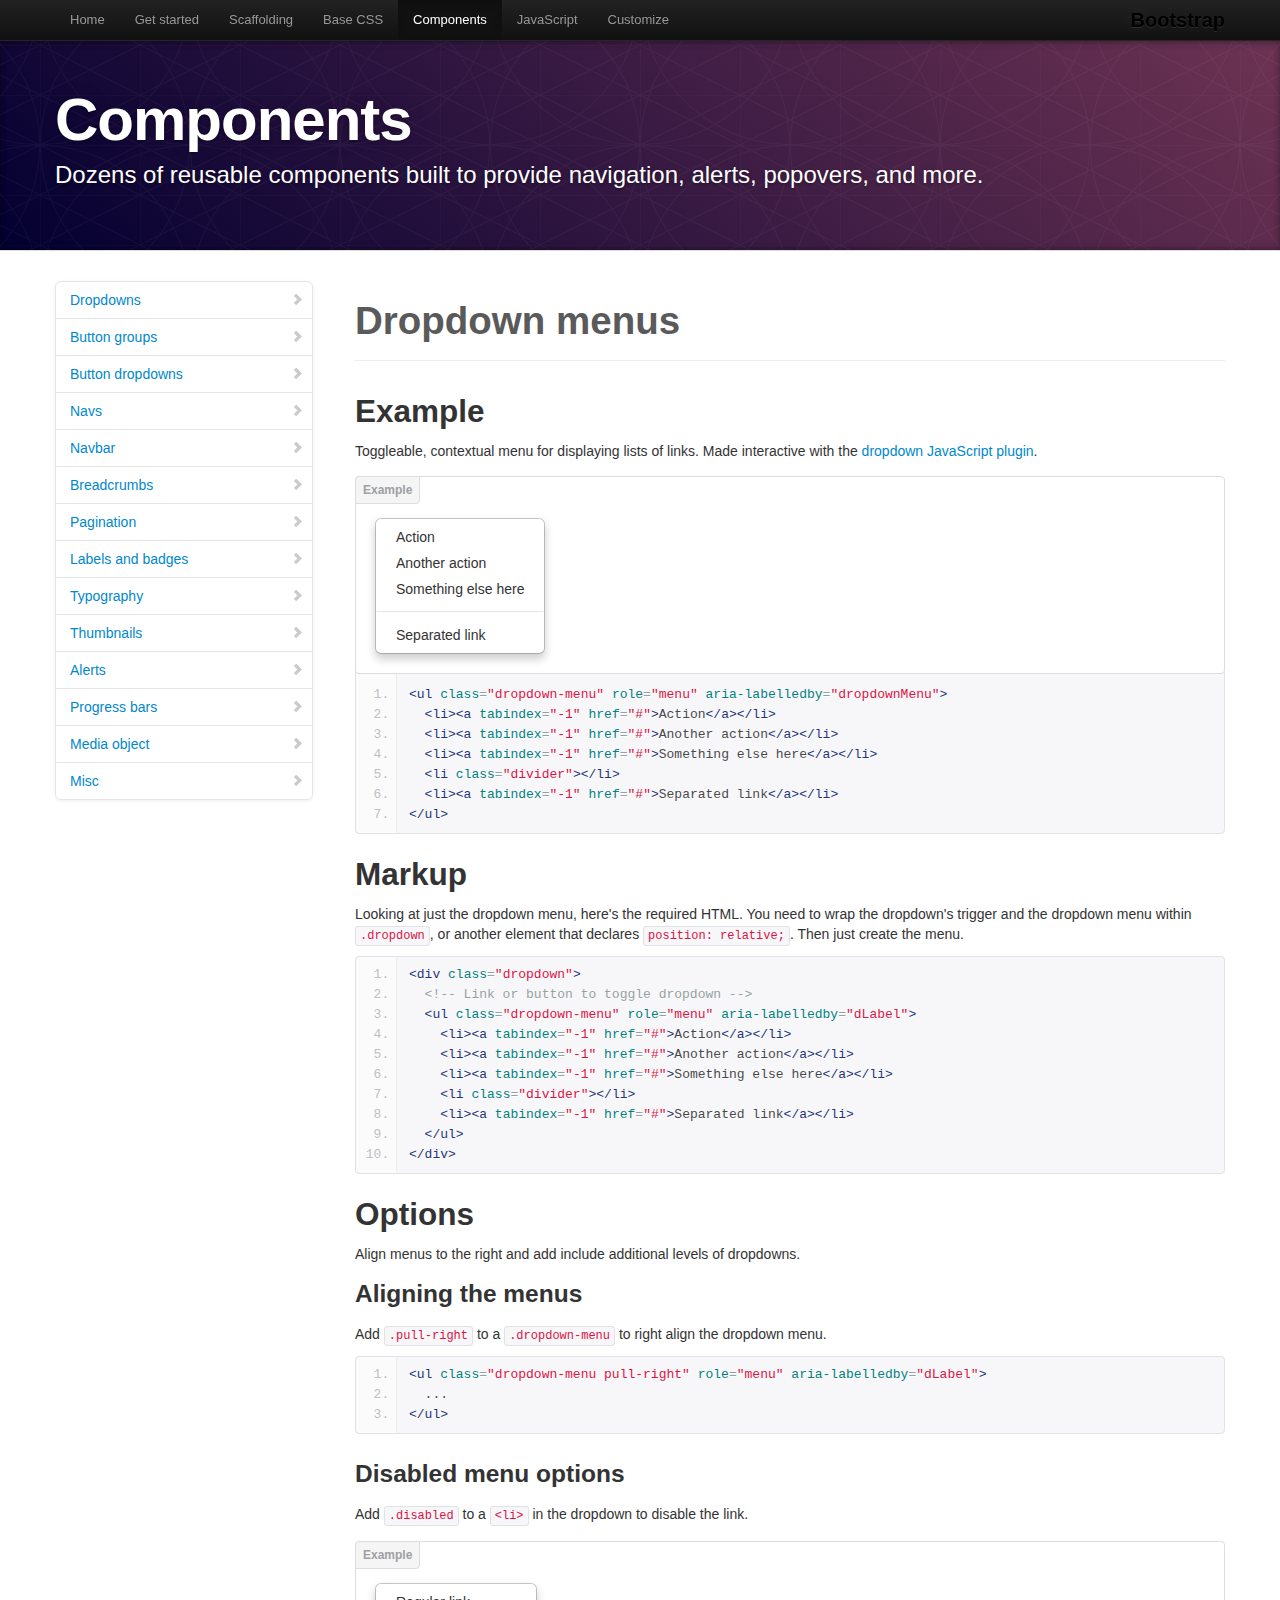
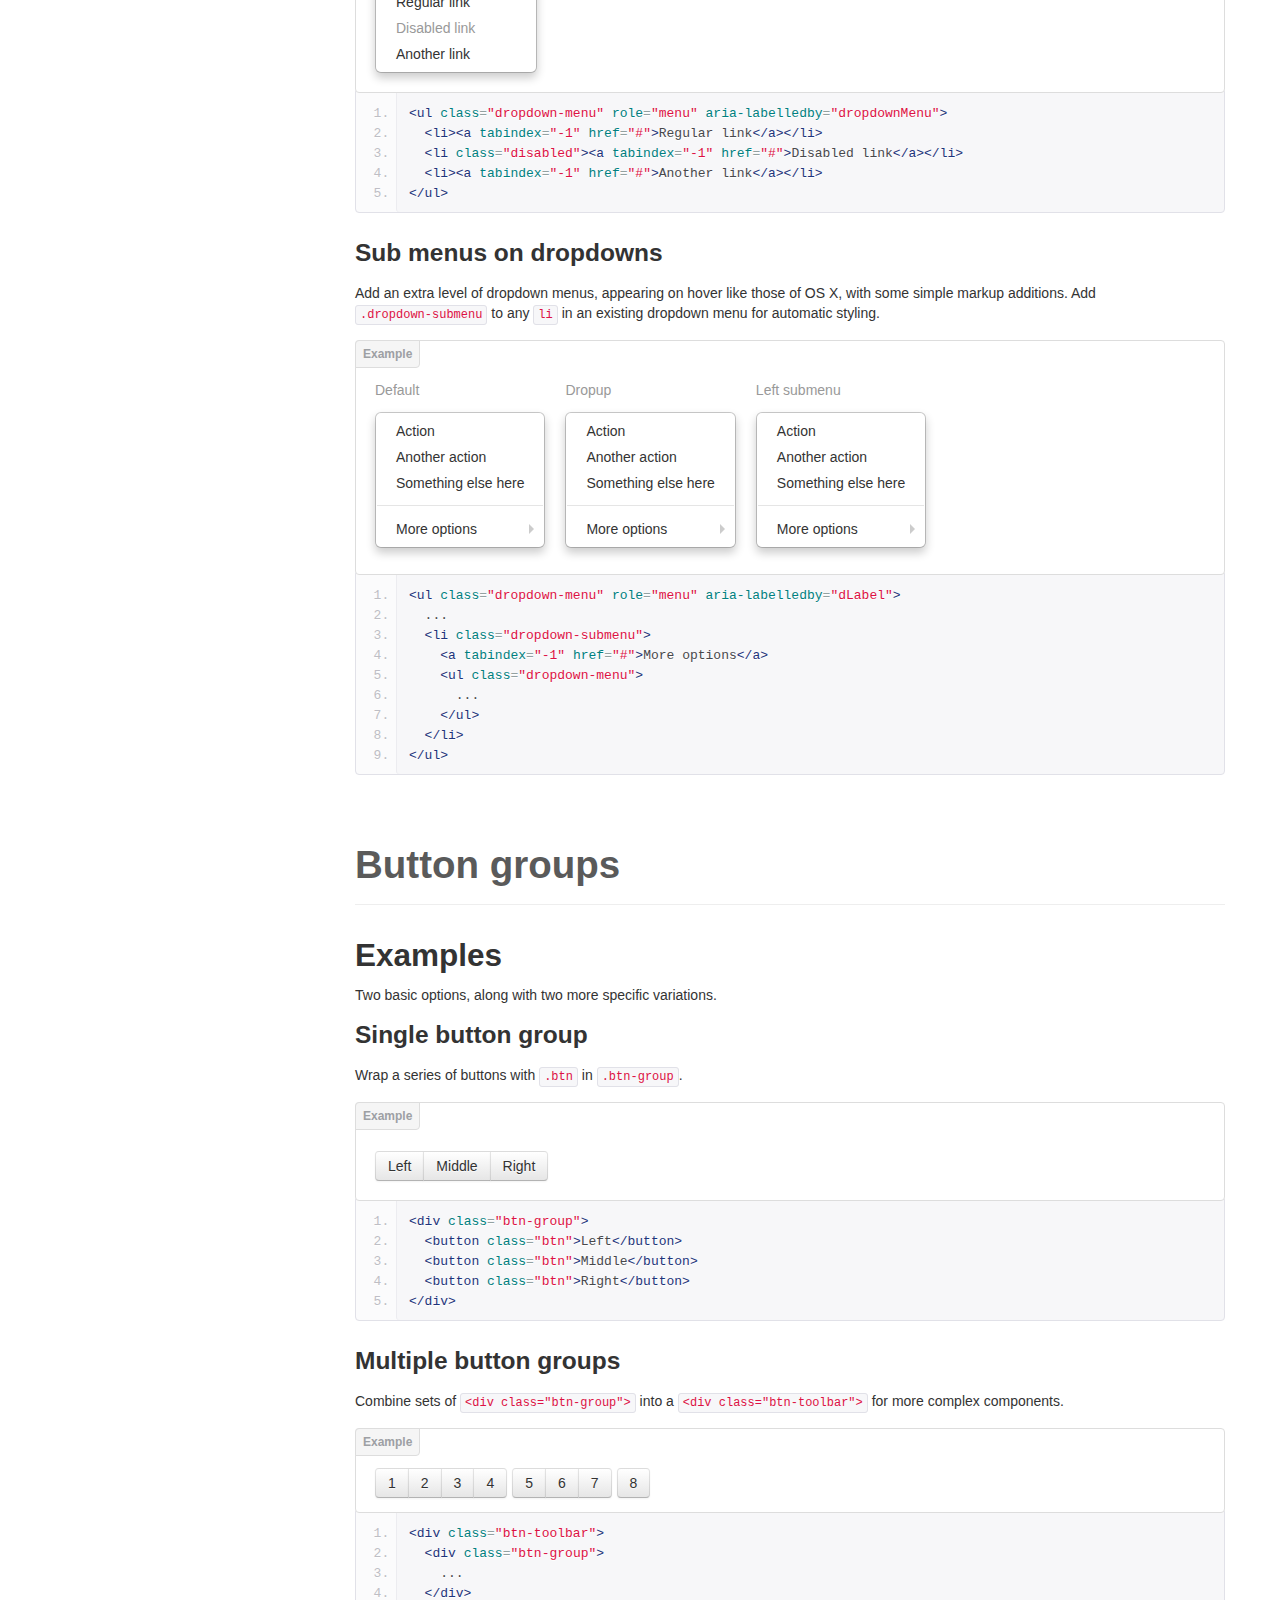
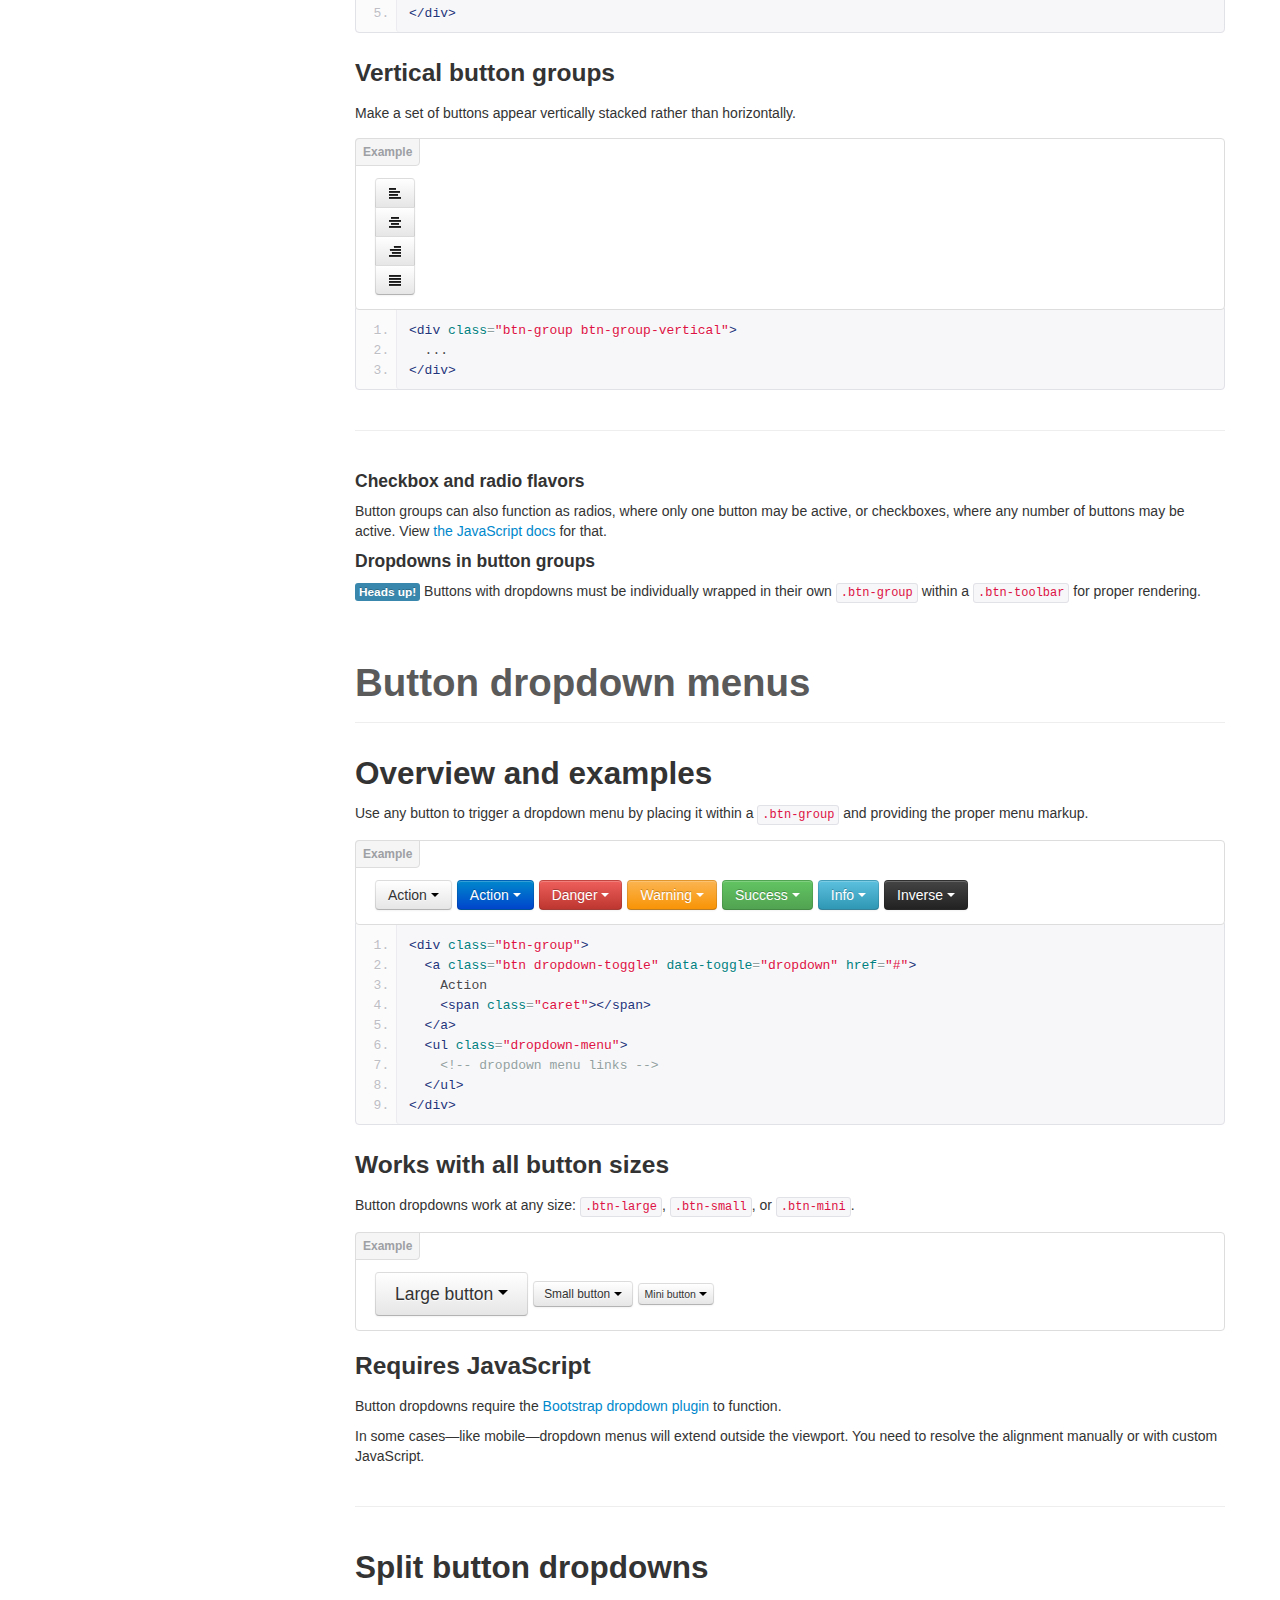
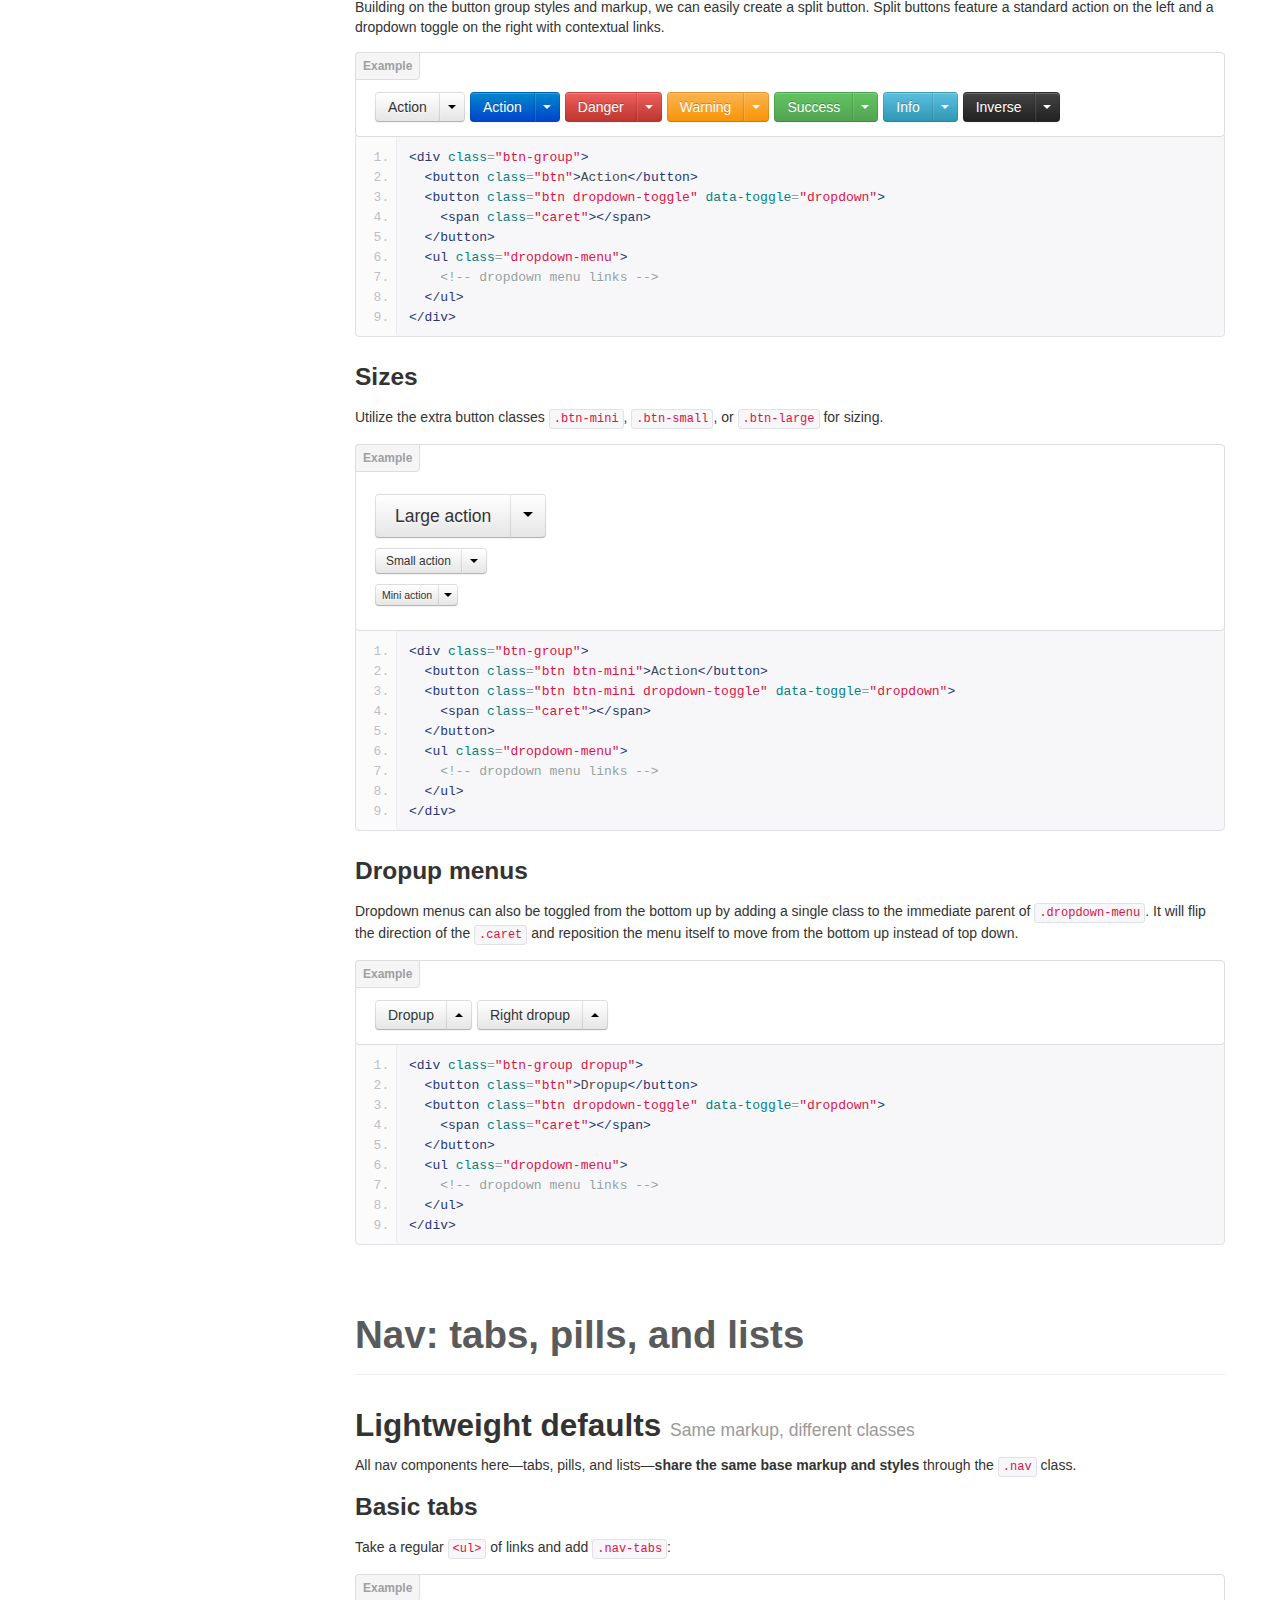
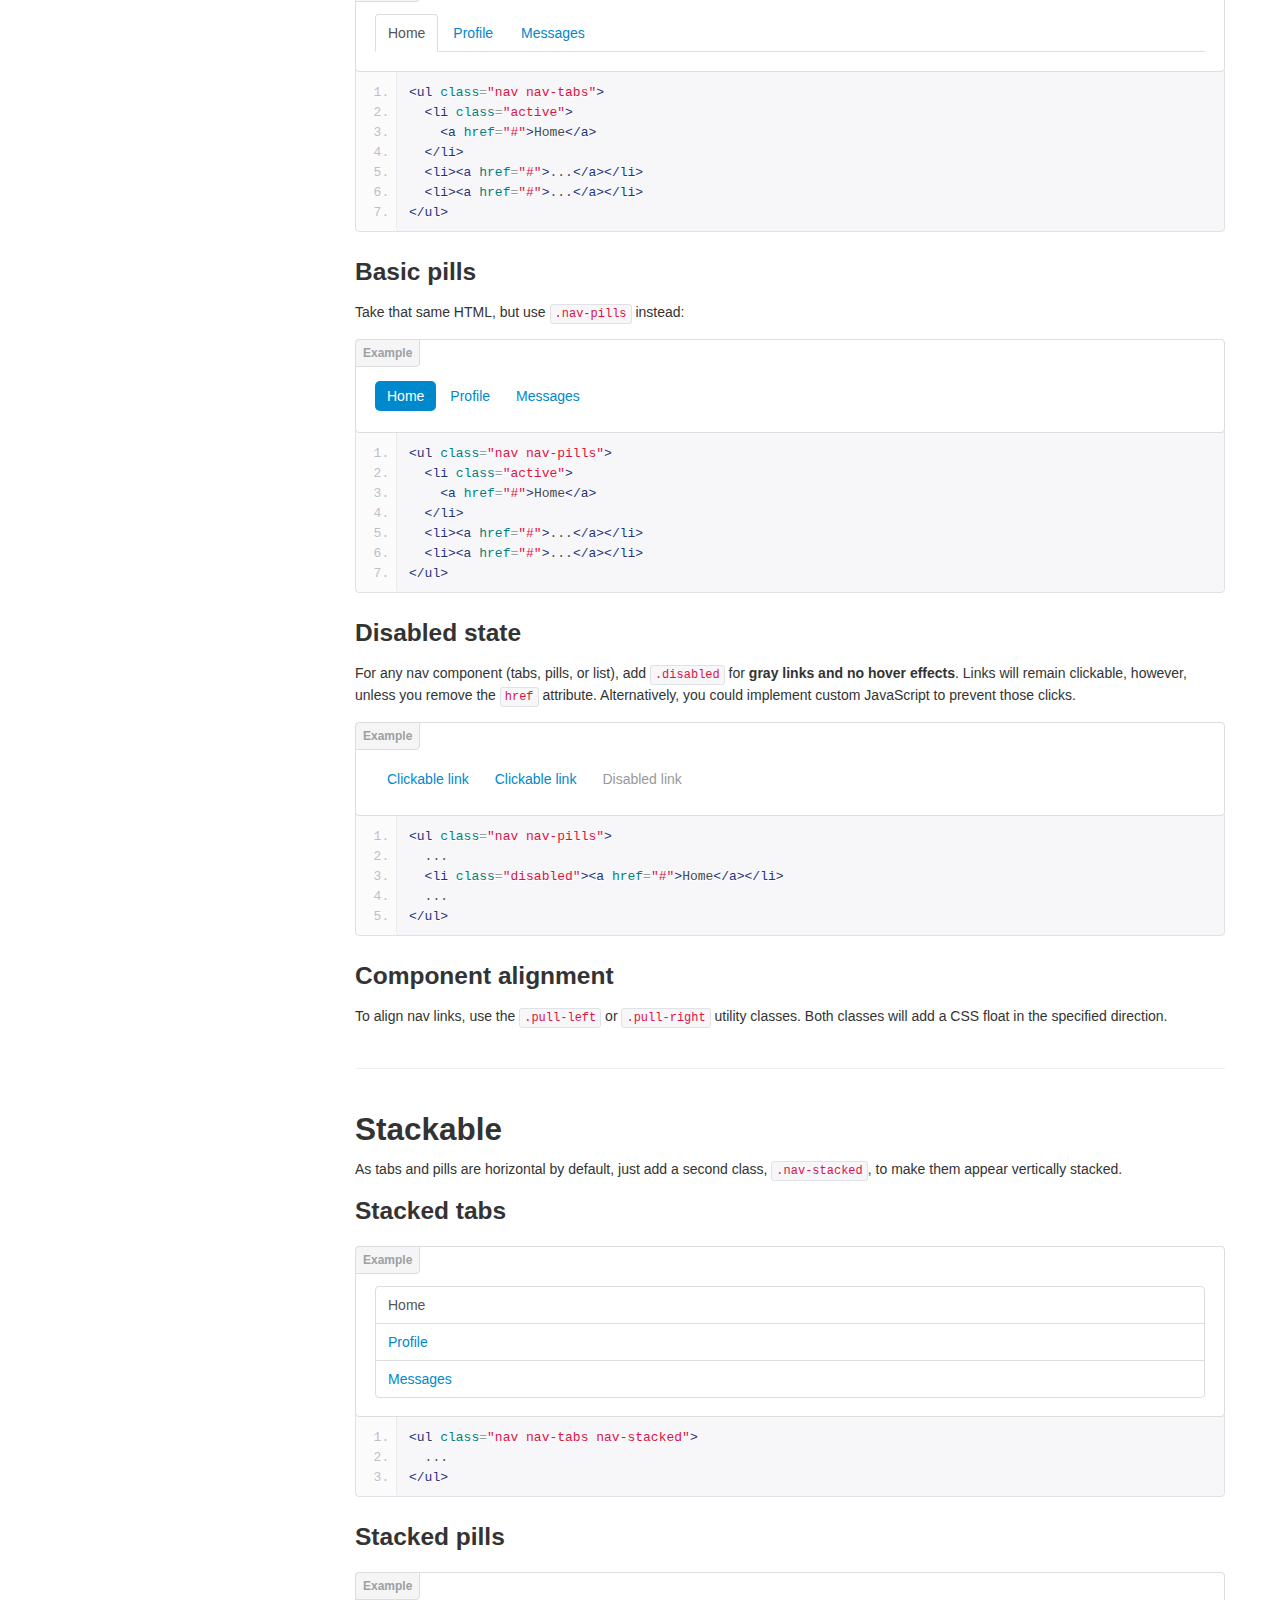
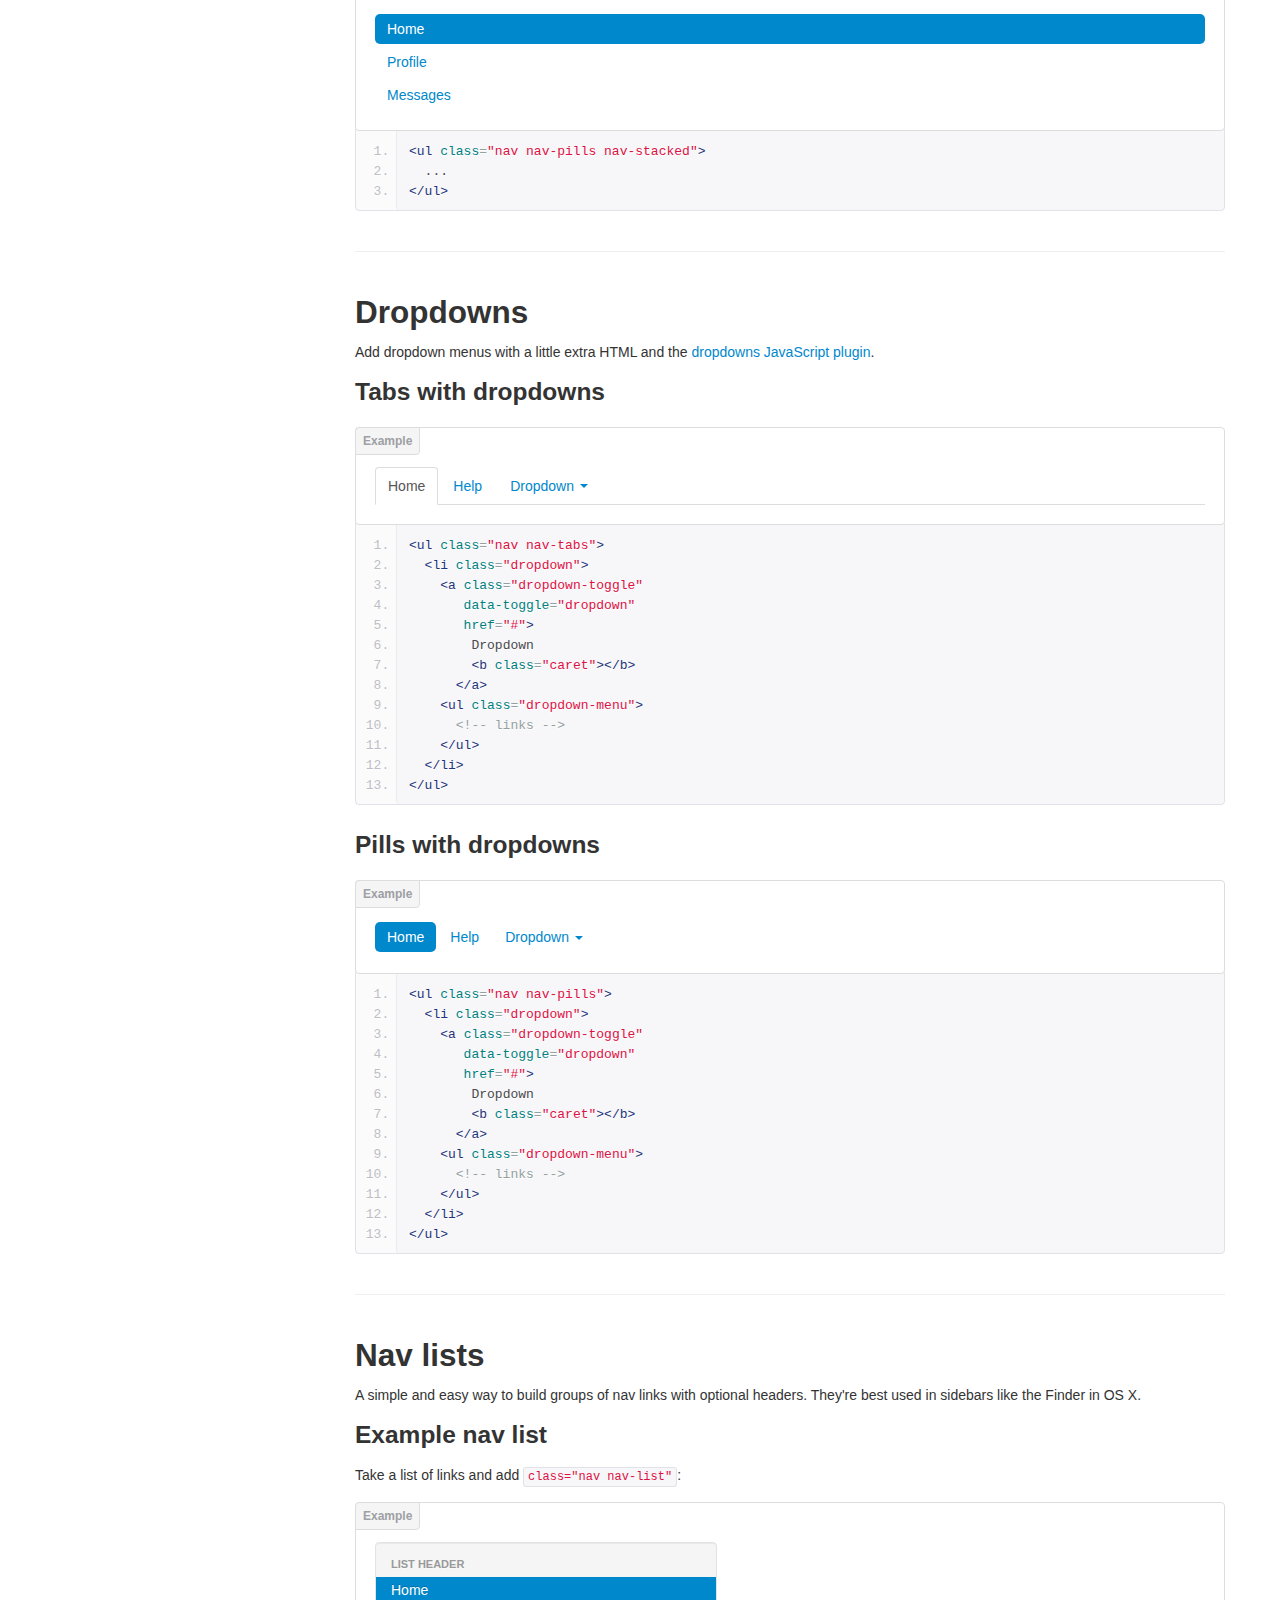
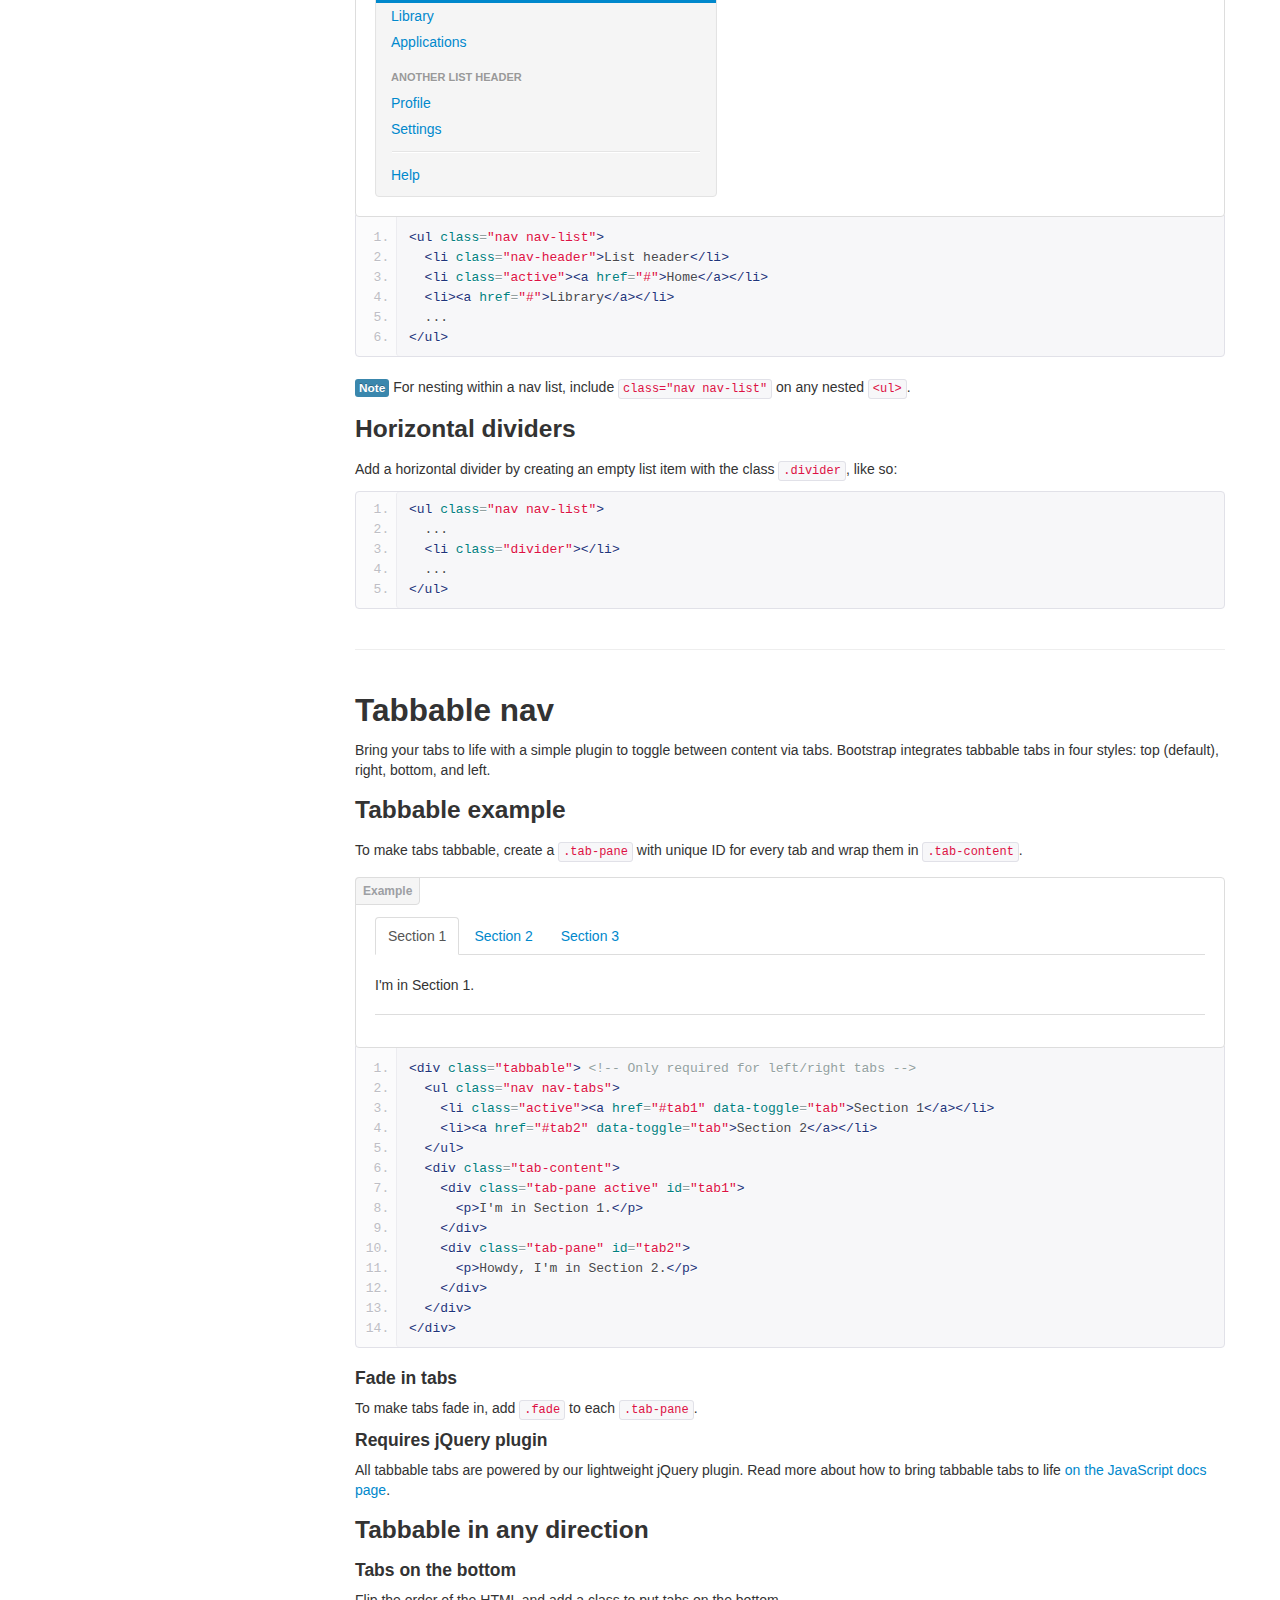
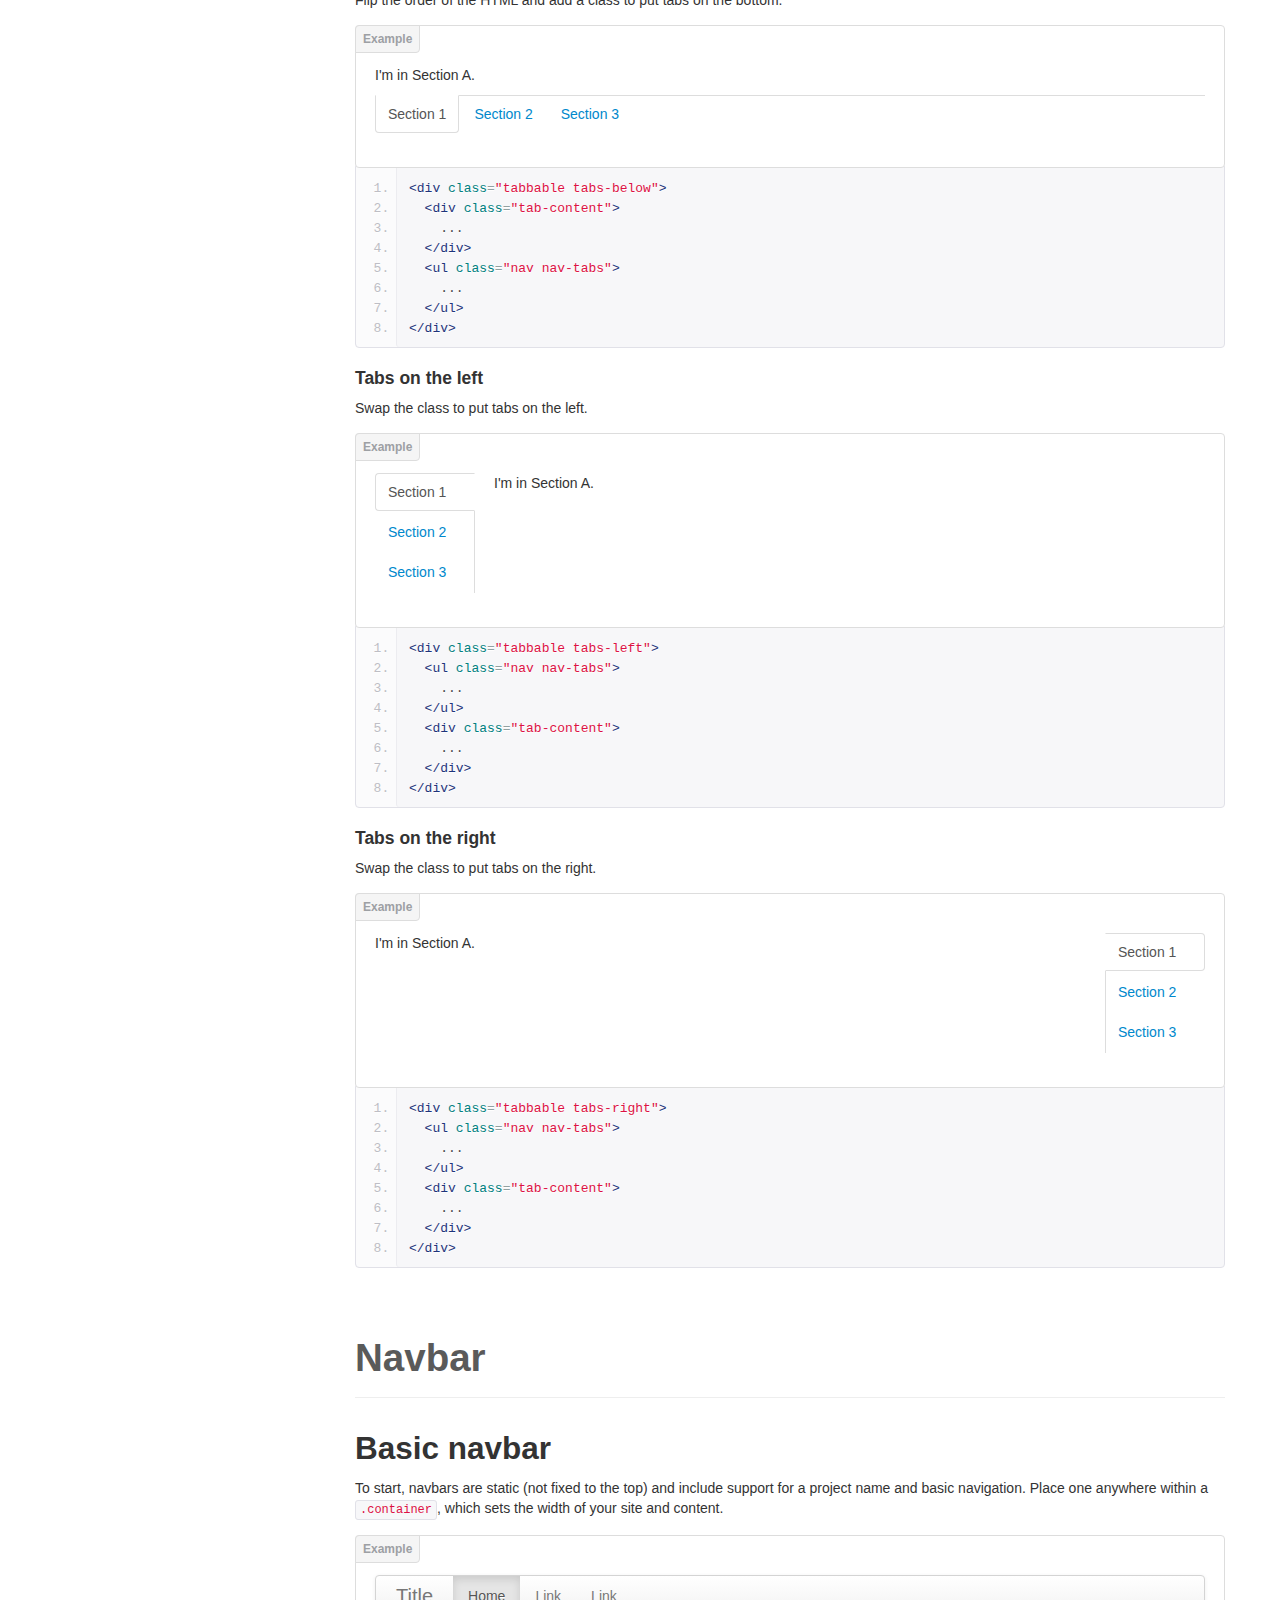
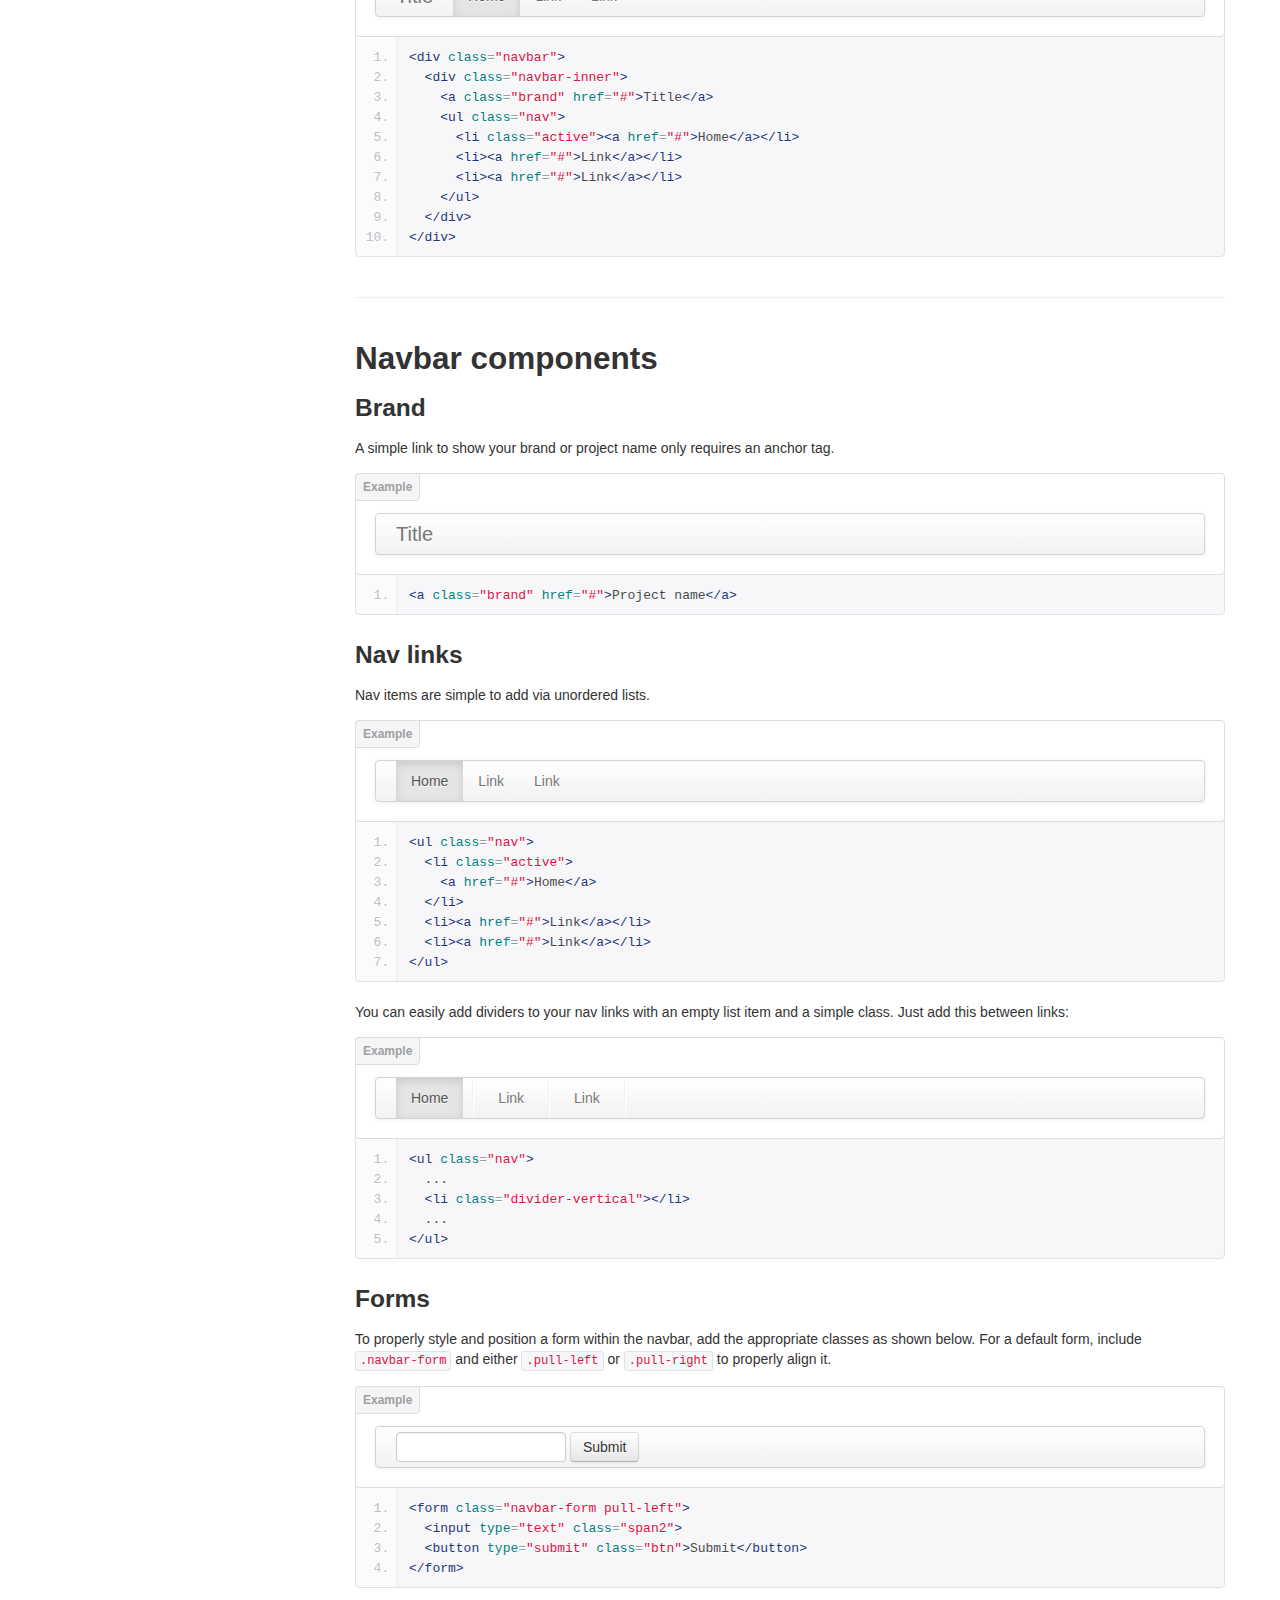
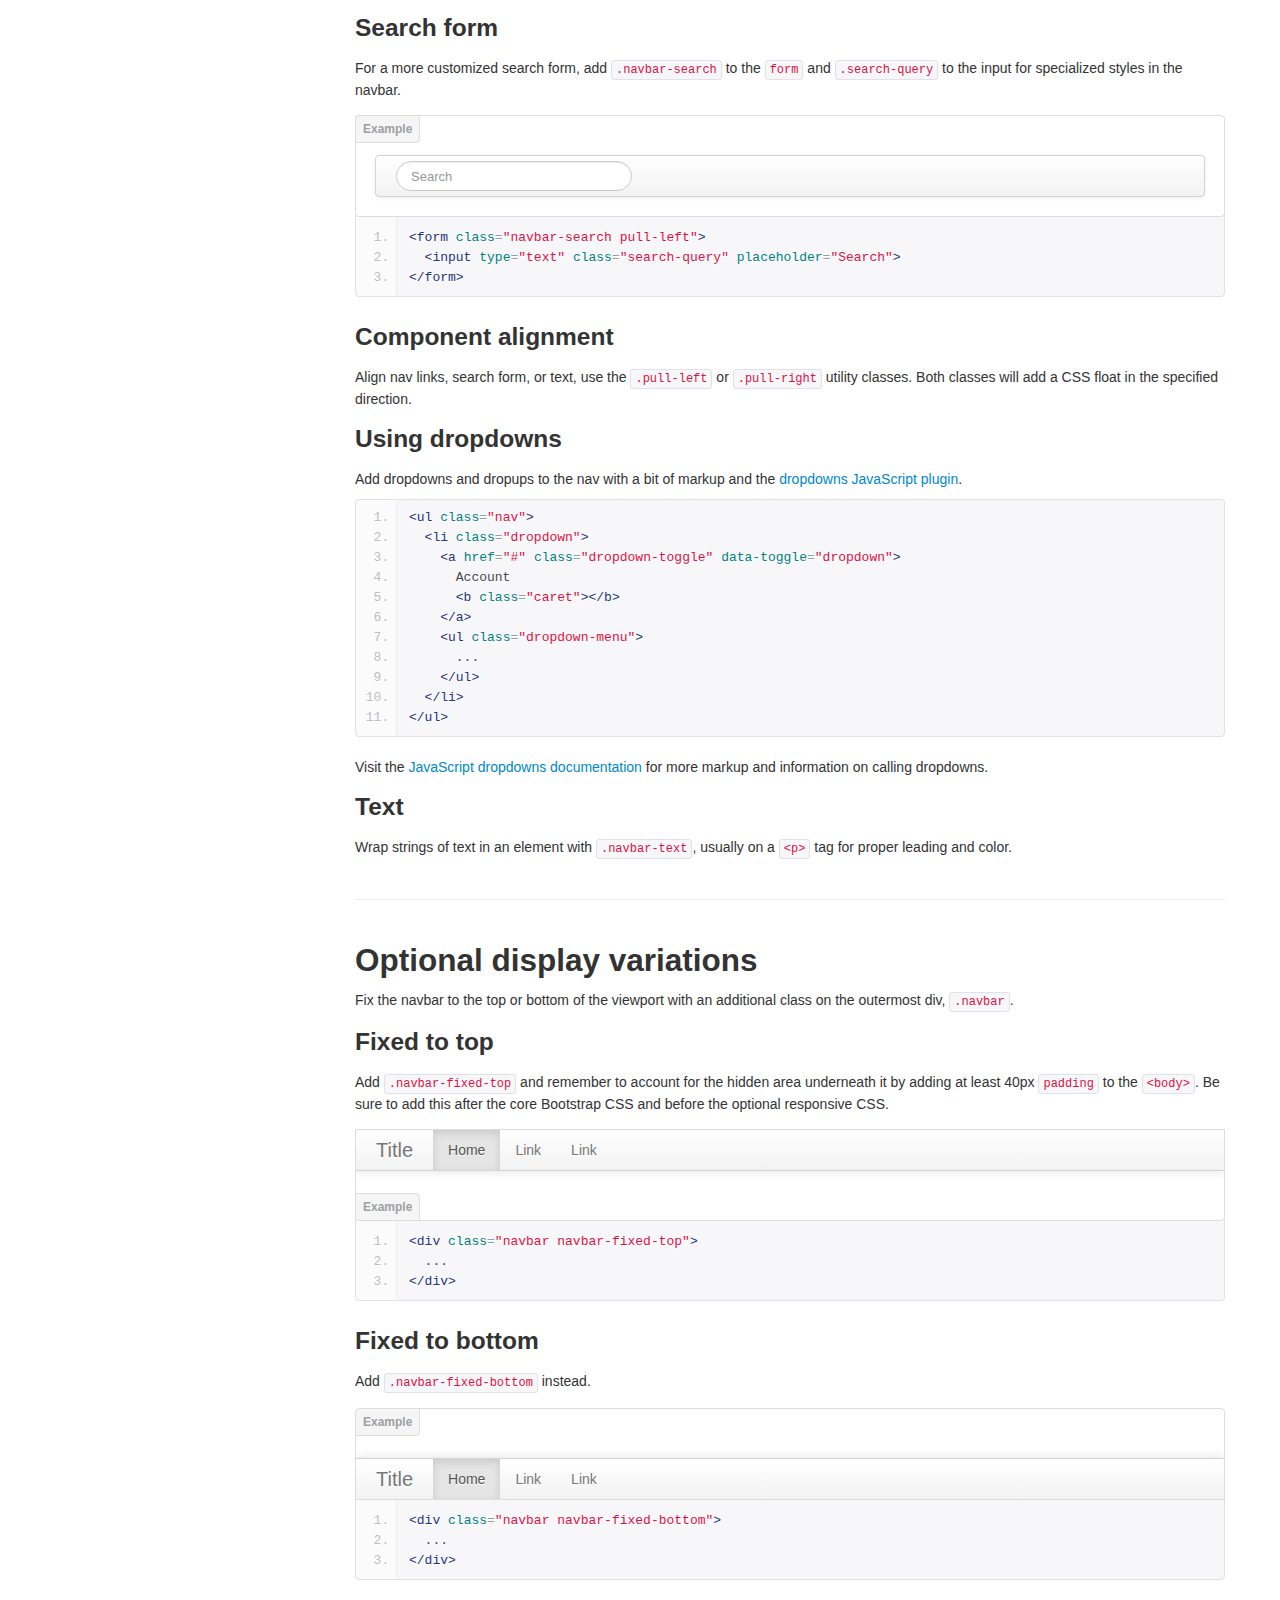
<file: bootstrap/docs/components.html>
<!DOCTYPE html>
<html lang="en">
  <head>
    <meta charset="utf-8">
    <title>Components · Bootstrap</title>
    <meta name="viewport" content="width=device-width, initial-scale=1.0">
    <meta name="description" content="">
    <meta name="author" content="">

    <!-- Le styles -->
    <link href="assets/css/bootstrap.css" rel="stylesheet">
    <link href="assets/css/bootstrap-responsive.css" rel="stylesheet">
    <link href="assets/css/docs.css" rel="stylesheet">
    <link href="assets/js/google-code-prettify/prettify.css" rel="stylesheet">

    <!-- Le HTML5 shim, for IE6-8 support of HTML5 elements -->
    <!--[if lt IE 9]>
      <script src="assets/js/html5shiv.js"></script>
    <![endif]-->

    <!-- Le fav and touch icons -->
    <link rel="apple-touch-icon-precomposed" sizes="144x144" href="assets/ico/apple-touch-icon-144-precomposed.png">
    <link rel="apple-touch-icon-precomposed" sizes="114x114" href="assets/ico/apple-touch-icon-114-precomposed.png">
      <link rel="apple-touch-icon-precomposed" sizes="72x72" href="assets/ico/apple-touch-icon-72-precomposed.png">
                    <link rel="apple-touch-icon-precomposed" href="assets/ico/apple-touch-icon-57-precomposed.png">
                                   <link rel="shortcut icon" href="assets/ico/favicon.png">

  </head>

  <body data-spy="scroll" data-target=".bs-docs-sidebar">

    <!-- Navbar
    ================================================== -->
    <div class="navbar navbar-inverse navbar-fixed-top">
      <div class="navbar-inner">
        <div class="container">
          <button type="button" class="btn btn-navbar" data-toggle="collapse" data-target=".nav-collapse">
            <span class="icon-bar"></span>
            <span class="icon-bar"></span>
            <span class="icon-bar"></span>
          </button>
          <a class="brand" href="./index.html">Bootstrap</a>
          <div class="nav-collapse collapse">
            <ul class="nav">
              <li class="">
                <a href="./index.html">Home</a>
              </li>
              <li class="">
                <a href="./getting-started.html">Get started</a>
              </li>
              <li class="">
                <a href="./scaffolding.html">Scaffolding</a>
              </li>
              <li class="">
                <a href="./base-css.html">Base CSS</a>
              </li>
              <li class="active">
                <a href="./components.html">Components</a>
              </li>
              <li class="">
                <a href="./javascript.html">JavaScript</a>
              </li>
              <li class="">
                <a href="./customize.html">Customize</a>
              </li>
            </ul>
          </div>
        </div>
      </div>
    </div>

<!-- Subhead
================================================== -->
<header class="jumbotron subhead" id="overview">
  <div class="container">
    <h1>Components</h1>
    <p class="lead">Dozens of reusable components built to provide navigation, alerts, popovers, and more.</p>
  </div>
</header>


  <div class="container">

    <!-- Docs nav
    ================================================== -->
    <div class="row">
      <div class="span3 bs-docs-sidebar">
        <ul class="nav nav-list bs-docs-sidenav">
          <li><a href="#dropdowns"><i class="icon-chevron-right"></i> Dropdowns</a></li>
          <li><a href="#buttonGroups"><i class="icon-chevron-right"></i> Button groups</a></li>
          <li><a href="#buttonDropdowns"><i class="icon-chevron-right"></i> Button dropdowns</a></li>
          <li><a href="#navs"><i class="icon-chevron-right"></i> Navs</a></li>
          <li><a href="#navbar"><i class="icon-chevron-right"></i> Navbar</a></li>
          <li><a href="#breadcrumbs"><i class="icon-chevron-right"></i> Breadcrumbs</a></li>
          <li><a href="#pagination"><i class="icon-chevron-right"></i> Pagination</a></li>
          <li><a href="#labels-badges"><i class="icon-chevron-right"></i> Labels and badges</a></li>
          <li><a href="#typography"><i class="icon-chevron-right"></i> Typography</a></li>
          <li><a href="#thumbnails"><i class="icon-chevron-right"></i> Thumbnails</a></li>
          <li><a href="#alerts"><i class="icon-chevron-right"></i> Alerts</a></li>
          <li><a href="#progress"><i class="icon-chevron-right"></i> Progress bars</a></li>
          <li><a href="#media"><i class="icon-chevron-right"></i> Media object</a></li>
          <li><a href="#misc"><i class="icon-chevron-right"></i> Misc</a></li>
        </ul>
      </div>
      <div class="span9">



        <!-- Dropdowns
        ================================================== -->
        <section id="dropdowns">
          <div class="page-header">
            <h1>Dropdown menus</h1>
          </div>

          <h2>Example</h2>
          <p>Toggleable, contextual menu for displaying lists of links. Made interactive with the <a href="./javascript.html#dropdowns">dropdown JavaScript plugin</a>.</p>
          <div class="bs-docs-example">
            <div class="dropdown clearfix">
              <ul class="dropdown-menu" role="menu" aria-labelledby="dropdownMenu" style="display: block; position: static; margin-bottom: 5px; *width: 180px;">
                <li><a tabindex="-1" href="#">Action</a></li>
                <li><a tabindex="-1" href="#">Another action</a></li>
                <li><a tabindex="-1" href="#">Something else here</a></li>
                <li class="divider"></li>
                <li><a tabindex="-1" href="#">Separated link</a></li>
              </ul>
            </div>
          </div>
<pre class="prettyprint linenums">
&lt;ul class="dropdown-menu" role="menu" aria-labelledby="dropdownMenu"&gt;
  &lt;li&gt;&lt;a tabindex="-1" href="#"&gt;Action&lt;/a&gt;&lt;/li&gt;
  &lt;li&gt;&lt;a tabindex="-1" href="#"&gt;Another action&lt;/a&gt;&lt;/li&gt;
  &lt;li&gt;&lt;a tabindex="-1" href="#"&gt;Something else here&lt;/a&gt;&lt;/li&gt;
  &lt;li class="divider"&gt;&lt;/li&gt;
  &lt;li&gt;&lt;a tabindex="-1" href="#"&gt;Separated link&lt;/a&gt;&lt;/li&gt;
&lt;/ul&gt;
</pre>

          <h2>Markup</h2>
          <p>Looking at just the dropdown menu, here's the required HTML. You need to wrap the dropdown's trigger and the dropdown menu within <code>.dropdown</code>, or another element that declares <code>position: relative;</code>. Then just create the menu.</p>

<pre class="prettyprint linenums">
&lt;div class="dropdown"&gt;
  &lt;!-- Link or button to toggle dropdown --&gt;
  &lt;ul class="dropdown-menu" role="menu" aria-labelledby="dLabel"&gt;
    &lt;li&gt;&lt;a tabindex="-1" href="#"&gt;Action&lt;/a&gt;&lt;/li&gt;
    &lt;li&gt;&lt;a tabindex="-1" href="#"&gt;Another action&lt;/a&gt;&lt;/li&gt;
    &lt;li&gt;&lt;a tabindex="-1" href="#"&gt;Something else here&lt;/a&gt;&lt;/li&gt;
    &lt;li class="divider"&gt;&lt;/li&gt;
    &lt;li&gt;&lt;a tabindex="-1" href="#"&gt;Separated link&lt;/a&gt;&lt;/li&gt;
  &lt;/ul&gt;
&lt;/div&gt;
</pre>

          <h2>Options</h2>
          <p>Align menus to the right and add include additional levels of dropdowns.</p>

          <h3>Aligning the menus</h3>
          <p>Add <code>.pull-right</code> to a <code>.dropdown-menu</code> to right align the dropdown menu.</p>
<pre class="prettyprint linenums">
&lt;ul class="dropdown-menu pull-right" role="menu" aria-labelledby="dLabel"&gt;
  ...
&lt;/ul&gt;
</pre>

          <h3>Disabled menu options</h3>
          <p>Add <code>.disabled</code> to a <code>&lt;li&gt;</code> in the dropdown to disable the link.</p>
          <div class="bs-docs-example">
            <div class="dropdown clearfix">
              <ul class="dropdown-menu" role="menu" aria-labelledby="dropdownMenu" style="display: block; position: static; margin-bottom: 5px; *width: 180px;">
                <li><a tabindex="-1" href="#">Regular link</a></li>
                <li class="disabled"><a tabindex="-1" href="#">Disabled link</a></li>
                <li><a tabindex="-1" href="#">Another link</a></li>
              </ul>
            </div>
          </div>
<pre class="prettyprint linenums">
&lt;ul class="dropdown-menu" role="menu" aria-labelledby="dropdownMenu"&gt;
  &lt;li&gt;&lt;a tabindex="-1" href="#"&gt;Regular link&lt;/a&gt;&lt;/li&gt;
  &lt;li class="disabled"&gt;&lt;a tabindex="-1" href="#"&gt;Disabled link&lt;/a&gt;&lt;/li&gt;
  &lt;li&gt;&lt;a tabindex="-1" href="#"&gt;Another link&lt;/a&gt;&lt;/li&gt;
&lt;/ul&gt;
</pre>

          <h3>Sub menus on dropdowns</h3>
          <p>Add an extra level of dropdown menus, appearing on hover like those of OS X, with some simple markup additions. Add <code>.dropdown-submenu</code> to any <code>li</code> in an existing dropdown menu for automatic styling.</p>
          <div class="bs-docs-example bs-docs-example-submenus">

            <div class="pull-left">
              <p class="muted">Default</p>
              <div class="dropdown clearfix">
                <ul class="dropdown-menu" role="menu" aria-labelledby="dropdownMenu">
                  <li><a tabindex="-1" href="#">Action</a></li>
                  <li><a tabindex="-1" href="#">Another action</a></li>
                  <li><a tabindex="-1" href="#">Something else here</a></li>
                  <li class="divider"></li>
                  <li class="dropdown-submenu">
                    <a tabindex="-1" href="#">More options</a>
                    <ul class="dropdown-menu">
                      <li><a tabindex="-1" href="#">Second level link</a></li>
                      <li><a tabindex="-1" href="#">Second level link</a></li>
                      <li><a tabindex="-1" href="#">Second level link</a></li>
                      <li><a tabindex="-1" href="#">Second level link</a></li>
                      <li><a tabindex="-1" href="#">Second level link</a></li>
                    </ul>
                  </li>
                </ul>
              </div>
            </div>

            <div class="pull-left">
              <p class="muted">Dropup</p>
              <div class="dropup">
                <ul class="dropdown-menu" role="menu" aria-labelledby="dropdownMenu">
                  <li><a tabindex="-1" href="#">Action</a></li>
                  <li><a tabindex="-1" href="#">Another action</a></li>
                  <li><a tabindex="-1" href="#">Something else here</a></li>
                  <li class="divider"></li>
                  <li class="dropdown-submenu">
                    <a tabindex="-1" href="#">More options</a>
                    <ul class="dropdown-menu">
                      <li><a tabindex="-1" href="#">Second level link</a></li>
                      <li><a tabindex="-1" href="#">Second level link</a></li>
                      <li><a tabindex="-1" href="#">Second level link</a></li>
                      <li><a tabindex="-1" href="#">Second level link</a></li>
                      <li><a tabindex="-1" href="#">Second level link</a></li>
                    </ul>
                  </li>
                </ul>
              </div>
            </div>

            <div class="pull-left">
              <p class="muted">Left submenu</p>
              <div class="dropdown">
                <ul class="dropdown-menu" role="menu" aria-labelledby="dropdownMenu">
                  <li><a tabindex="-1" href="#">Action</a></li>
                  <li><a tabindex="-1" href="#">Another action</a></li>
                  <li><a tabindex="-1" href="#">Something else here</a></li>
                  <li class="divider"></li>
                  <li class="dropdown-submenu pull-left">
                    <a tabindex="-1" href="#">More options</a>
                    <ul class="dropdown-menu">
                      <li><a tabindex="-1" href="#">Second level link</a></li>
                      <li><a tabindex="-1" href="#">Second level link</a></li>
                      <li><a tabindex="-1" href="#">Second level link</a></li>
                      <li><a tabindex="-1" href="#">Second level link</a></li>
                      <li><a tabindex="-1" href="#">Second level link</a></li>
                    </ul>
                  </li>
                </ul>
              </div>
            </div>

          </div>
<pre class="prettyprint linenums">
&lt;ul class="dropdown-menu" role="menu" aria-labelledby="dLabel"&gt;
  ...
  &lt;li class="dropdown-submenu"&gt;
    &lt;a tabindex="-1" href="#"&gt;More options&lt;/a&gt;
    &lt;ul class="dropdown-menu"&gt;
      ...
    &lt;/ul&gt;
  &lt;/li&gt;
&lt;/ul&gt;
</pre>

        </section>




        <!-- Button Groups
        ================================================== -->
        <section id="buttonGroups">
          <div class="page-header">
            <h1>Button groups</h1>
          </div>

          <h2>Examples</h2>
          <p>Two basic options, along with two more specific variations.</p>

          <h3>Single button group</h3>
          <p>Wrap a series of buttons with <code>.btn</code> in <code>.btn-group</code>.</p>
          <div class="bs-docs-example">
            <div class="btn-group" style="margin: 9px 0 5px;">
              <button class="btn">Left</button>
              <button class="btn">Middle</button>
              <button class="btn">Right</button>
            </div>
          </div>
<pre class="prettyprint linenums">
&lt;div class="btn-group"&gt;
  &lt;button class="btn"&gt;Left&lt;/button&gt;
  &lt;button class="btn"&gt;Middle&lt;/button&gt;
  &lt;button class="btn"&gt;Right&lt;/button&gt;
&lt;/div&gt;
</pre>

          <h3>Multiple button groups</h3>
          <p>Combine sets of <code>&lt;div class="btn-group"&gt;</code> into a <code>&lt;div class="btn-toolbar"&gt;</code> for more complex components.</p>
          <div class="bs-docs-example">
            <div class="btn-toolbar" style="margin: 0;">
              <div class="btn-group">
                <button class="btn">1</button>
                <button class="btn">2</button>
                <button class="btn">3</button>
                <button class="btn">4</button>
              </div>
              <div class="btn-group">
                <button class="btn">5</button>
                <button class="btn">6</button>
                <button class="btn">7</button>
              </div>
              <div class="btn-group">
                <button class="btn">8</button>
              </div>
            </div>
          </div>
<pre class="prettyprint linenums">
&lt;div class="btn-toolbar"&gt;
  &lt;div class="btn-group"&gt;
    ...
  &lt;/div&gt;
&lt;/div&gt;
</pre>

          <h3>Vertical button groups</h3>
          <p>Make a set of buttons appear vertically stacked rather than horizontally.</p>
          <div class="bs-docs-example">
            <div class="btn-group btn-group-vertical">
              <button type="button" class="btn"><i class="icon-align-left"></i></button>
              <button type="button" class="btn"><i class="icon-align-center"></i></button>
              <button type="button" class="btn"><i class="icon-align-right"></i></button>
              <button type="button" class="btn"><i class="icon-align-justify"></i></button>
            </div>
          </div>
<pre class="prettyprint linenums">
&lt;div class="btn-group btn-group-vertical"&gt;
  ...
&lt;/div&gt;
</pre>


          <hr class="bs-docs-separator">


          <h4>Checkbox and radio flavors</h4>
          <p>Button groups can also function as radios, where only one button may be active, or checkboxes, where any number of buttons may be active. View <a href="./javascript.html#buttons">the JavaScript docs</a> for that.</p>

          <h4>Dropdowns in button groups</h4>
          <p><span class="label label-info">Heads up!</span> Buttons with dropdowns must be individually wrapped in their own <code>.btn-group</code> within a <code>.btn-toolbar</code> for proper rendering.</p>
        </section>



        <!-- Split button dropdowns
        ================================================== -->
        <section id="buttonDropdowns">
          <div class="page-header">
            <h1>Button dropdown menus</h1>
          </div>


          <h2>Overview and examples</h2>
          <p>Use any button to trigger a dropdown menu by placing it within a <code>.btn-group</code> and providing the proper menu markup.</p>
          <div class="bs-docs-example">
            <div class="btn-toolbar" style="margin: 0;">
              <div class="btn-group">
                <button class="btn dropdown-toggle" data-toggle="dropdown">Action <span class="caret"></span></button>
                <ul class="dropdown-menu">
                  <li><a href="#">Action</a></li>
                  <li><a href="#">Another action</a></li>
                  <li><a href="#">Something else here</a></li>
                  <li class="divider"></li>
                  <li><a href="#">Separated link</a></li>
                </ul>
              </div><!-- /btn-group -->
              <div class="btn-group">
                <button class="btn btn-primary dropdown-toggle" data-toggle="dropdown">Action <span class="caret"></span></button>
                <ul class="dropdown-menu">
                  <li><a href="#">Action</a></li>
                  <li><a href="#">Another action</a></li>
                  <li><a href="#">Something else here</a></li>
                  <li class="divider"></li>
                  <li><a href="#">Separated link</a></li>
                </ul>
              </div><!-- /btn-group -->
              <div class="btn-group">
                <button class="btn btn-danger dropdown-toggle" data-toggle="dropdown">Danger <span class="caret"></span></button>
                <ul class="dropdown-menu">
                  <li><a href="#">Action</a></li>
                  <li><a href="#">Another action</a></li>
                  <li><a href="#">Something else here</a></li>
                  <li class="divider"></li>
                  <li><a href="#">Separated link</a></li>
                </ul>
              </div><!-- /btn-group -->
              <div class="btn-group">
                <button class="btn btn-warning dropdown-toggle" data-toggle="dropdown">Warning <span class="caret"></span></button>
                <ul class="dropdown-menu">
                  <li><a href="#">Action</a></li>
                  <li><a href="#">Another action</a></li>
                  <li><a href="#">Something else here</a></li>
                  <li class="divider"></li>
                  <li><a href="#">Separated link</a></li>
                </ul>
              </div><!-- /btn-group -->
              <div class="btn-group">
                <button class="btn btn-success dropdown-toggle" data-toggle="dropdown">Success <span class="caret"></span></button>
                <ul class="dropdown-menu">
                  <li><a href="#">Action</a></li>
                  <li><a href="#">Another action</a></li>
                  <li><a href="#">Something else here</a></li>
                  <li class="divider"></li>
                  <li><a href="#">Separated link</a></li>
                </ul>
              </div><!-- /btn-group -->
              <div class="btn-group">
                <button class="btn btn-info dropdown-toggle" data-toggle="dropdown">Info <span class="caret"></span></button>
                <ul class="dropdown-menu">
                  <li><a href="#">Action</a></li>
                  <li><a href="#">Another action</a></li>
                  <li><a href="#">Something else here</a></li>
                  <li class="divider"></li>
                  <li><a href="#">Separated link</a></li>
                </ul>
              </div><!-- /btn-group -->
              <div class="btn-group">
                <button class="btn btn-inverse dropdown-toggle" data-toggle="dropdown">Inverse <span class="caret"></span></button>
                <ul class="dropdown-menu">
                  <li><a href="#">Action</a></li>
                  <li><a href="#">Another action</a></li>
                  <li><a href="#">Something else here</a></li>
                  <li class="divider"></li>
                  <li><a href="#">Separated link</a></li>
                </ul>
              </div><!-- /btn-group -->
            </div><!-- /btn-toolbar -->
          </div>
<pre class="prettyprint linenums">
&lt;div class="btn-group"&gt;
  &lt;a class="btn dropdown-toggle" data-toggle="dropdown" href="#"&gt;
    Action
    &lt;span class="caret"&gt;&lt;/span&gt;
  &lt;/a&gt;
  &lt;ul class="dropdown-menu"&gt;
    &lt;!-- dropdown menu links --&gt;
  &lt;/ul&gt;
&lt;/div&gt;
</pre>

          <h3>Works with all button sizes</h3>
          <p>Button dropdowns work at any size:  <code>.btn-large</code>, <code>.btn-small</code>, or <code>.btn-mini</code>.</p>
          <div class="bs-docs-example">
            <div class="btn-toolbar" style="margin: 0;">
              <div class="btn-group">
                <button class="btn btn-large dropdown-toggle" data-toggle="dropdown">Large button <span class="caret"></span></button>
                <ul class="dropdown-menu">
                  <li><a href="#">Action</a></li>
                  <li><a href="#">Another action</a></li>
                  <li><a href="#">Something else here</a></li>
                  <li class="divider"></li>
                  <li><a href="#">Separated link</a></li>
                </ul>
              </div><!-- /btn-group -->
              <div class="btn-group">
                <button class="btn btn-small dropdown-toggle" data-toggle="dropdown">Small button <span class="caret"></span></button>
                <ul class="dropdown-menu">
                  <li><a href="#">Action</a></li>
                  <li><a href="#">Another action</a></li>
                  <li><a href="#">Something else here</a></li>
                  <li class="divider"></li>
                  <li><a href="#">Separated link</a></li>
                </ul>
              </div><!-- /btn-group -->
              <div class="btn-group">
                <button class="btn btn-mini dropdown-toggle" data-toggle="dropdown">Mini button <span class="caret"></span></button>
                <ul class="dropdown-menu">
                  <li><a href="#">Action</a></li>
                  <li><a href="#">Another action</a></li>
                  <li><a href="#">Something else here</a></li>
                  <li class="divider"></li>
                  <li><a href="#">Separated link</a></li>
                </ul>
              </div><!-- /btn-group -->
            </div><!-- /btn-toolbar -->
          </div>

          <h3>Requires JavaScript</h3>
          <p>Button dropdowns require the <a href="./javascript.html#dropdowns">Bootstrap dropdown plugin</a> to function.</p>
          <p>In some cases&mdash;like mobile&mdash;dropdown menus will extend outside the viewport. You need to resolve the alignment manually or with custom JavaScript.</p>


          <hr class="bs-docs-separator">


          <h2>Split button dropdowns</h2>
          <p>Building on the button group styles and markup, we can easily create a split button. Split buttons feature a standard action on the left and a dropdown toggle on the right with contextual links.</p>
          <div class="bs-docs-example">
            <div class="btn-toolbar" style="margin: 0;">
              <div class="btn-group">
                <button class="btn">Action</button>
                <button class="btn dropdown-toggle" data-toggle="dropdown"><span class="caret"></span></button>
                <ul class="dropdown-menu">
                  <li><a href="#">Action</a></li>
                  <li><a href="#">Another action</a></li>
                  <li><a href="#">Something else here</a></li>
                  <li class="divider"></li>
                  <li><a href="#">Separated link</a></li>
                </ul>
              </div><!-- /btn-group -->
              <div class="btn-group">
                <button class="btn btn-primary">Action</button>
                <button class="btn btn-primary dropdown-toggle" data-toggle="dropdown"><span class="caret"></span></button>
                <ul class="dropdown-menu">
                  <li><a href="#">Action</a></li>
                  <li><a href="#">Another action</a></li>
                  <li><a href="#">Something else here</a></li>
                  <li class="divider"></li>
                  <li><a href="#">Separated link</a></li>
                </ul>
              </div><!-- /btn-group -->
              <div class="btn-group">
                <button class="btn btn-danger">Danger</button>
                <button class="btn btn-danger dropdown-toggle" data-toggle="dropdown"><span class="caret"></span></button>
                <ul class="dropdown-menu">
                  <li><a href="#">Action</a></li>
                  <li><a href="#">Another action</a></li>
                  <li><a href="#">Something else here</a></li>
                  <li class="divider"></li>
                  <li><a href="#">Separated link</a></li>
                </ul>
              </div><!-- /btn-group -->
              <div class="btn-group">
                <button class="btn btn-warning">Warning</button>
                <button class="btn btn-warning dropdown-toggle" data-toggle="dropdown"><span class="caret"></span></button>
                <ul class="dropdown-menu">
                  <li><a href="#">Action</a></li>
                  <li><a href="#">Another action</a></li>
                  <li><a href="#">Something else here</a></li>
                  <li class="divider"></li>
                  <li><a href="#">Separated link</a></li>
                </ul>
              </div><!-- /btn-group -->
              <div class="btn-group">
                <button class="btn btn-success">Success</button>
                <button class="btn btn-success dropdown-toggle" data-toggle="dropdown"><span class="caret"></span></button>
                <ul class="dropdown-menu">
                  <li><a href="#">Action</a></li>
                  <li><a href="#">Another action</a></li>
                  <li><a href="#">Something else here</a></li>
                  <li class="divider"></li>
                  <li><a href="#">Separated link</a></li>
                </ul>
              </div><!-- /btn-group -->
              <div class="btn-group">
                <button class="btn btn-info">Info</button>
                <button class="btn btn-info dropdown-toggle" data-toggle="dropdown"><span class="caret"></span></button>
                <ul class="dropdown-menu">
                  <li><a href="#">Action</a></li>
                  <li><a href="#">Another action</a></li>
                  <li><a href="#">Something else here</a></li>
                  <li class="divider"></li>
                  <li><a href="#">Separated link</a></li>
                </ul>
              </div><!-- /btn-group -->
              <div class="btn-group">
                <button class="btn btn-inverse">Inverse</button>
                <button class="btn btn-inverse dropdown-toggle" data-toggle="dropdown"><span class="caret"></span></button>
                <ul class="dropdown-menu">
                  <li><a href="#">Action</a></li>
                  <li><a href="#">Another action</a></li>
                  <li><a href="#">Something else here</a></li>
                  <li class="divider"></li>
                  <li><a href="#">Separated link</a></li>
                </ul>
              </div><!-- /btn-group -->
            </div><!-- /btn-toolbar -->
          </div>
<pre class="prettyprint linenums">
&lt;div class="btn-group"&gt;
  &lt;button class="btn"&gt;Action&lt;/button&gt;
  &lt;button class="btn dropdown-toggle" data-toggle="dropdown"&gt;
    &lt;span class="caret"&gt;&lt;/span&gt;
  &lt;/button&gt;
  &lt;ul class="dropdown-menu"&gt;
    &lt;!-- dropdown menu links --&gt;
  &lt;/ul&gt;
&lt;/div&gt;
</pre>

          <h3>Sizes</h3>
          <p>Utilize the extra button classes <code>.btn-mini</code>, <code>.btn-small</code>, or <code>.btn-large</code> for sizing.</p>
          <div class="bs-docs-example">
            <div class="btn-toolbar">
              <div class="btn-group">
                <button class="btn btn-large">Large action</button>
                <button class="btn btn-large dropdown-toggle" data-toggle="dropdown"><span class="caret"></span></button>
                <ul class="dropdown-menu">
                  <li><a href="#">Action</a></li>
                  <li><a href="#">Another action</a></li>
                  <li><a href="#">Something else here</a></li>
                  <li class="divider"></li>
                  <li><a href="#">Separated link</a></li>
                </ul>
              </div><!-- /btn-group -->
            </div><!-- /btn-toolbar -->
            <div class="btn-toolbar">
              <div class="btn-group">
                <button class="btn btn-small">Small action</button>
                <button class="btn btn-small dropdown-toggle" data-toggle="dropdown"><span class="caret"></span></button>
                <ul class="dropdown-menu">
                  <li><a href="#">Action</a></li>
                  <li><a href="#">Another action</a></li>
                  <li><a href="#">Something else here</a></li>
                  <li class="divider"></li>
                  <li><a href="#">Separated link</a></li>
                </ul>
              </div><!-- /btn-group -->
            </div><!-- /btn-toolbar -->
            <div class="btn-toolbar">
              <div class="btn-group">
                <button class="btn btn-mini">Mini action</button>
                <button class="btn btn-mini dropdown-toggle" data-toggle="dropdown"><span class="caret"></span></button>
                <ul class="dropdown-menu">
                  <li><a href="#">Action</a></li>
                  <li><a href="#">Another action</a></li>
                  <li><a href="#">Something else here</a></li>
                  <li class="divider"></li>
                  <li><a href="#">Separated link</a></li>
                </ul>
              </div><!-- /btn-group -->
            </div><!-- /btn-toolbar -->
          </div>
<pre class="prettyprint linenums">
&lt;div class="btn-group"&gt;
  &lt;button class="btn btn-mini"&gt;Action&lt;/button&gt;
  &lt;button class="btn btn-mini dropdown-toggle" data-toggle="dropdown"&gt;
    &lt;span class="caret"&gt;&lt;/span&gt;
  &lt;/button&gt;
  &lt;ul class="dropdown-menu"&gt;
    &lt;!-- dropdown menu links --&gt;
  &lt;/ul&gt;
&lt;/div&gt;
</pre>

          <h3>Dropup menus</h3>
          <p>Dropdown menus can also be toggled from the bottom up by adding a single class to the immediate parent of <code>.dropdown-menu</code>. It will flip the direction of the <code>.caret</code> and reposition the menu itself to move from the bottom up instead of top down.</p>
          <div class="bs-docs-example">
            <div class="btn-toolbar" style="margin: 0;">
              <div class="btn-group dropup">
                <button class="btn">Dropup</button>
                <button class="btn dropdown-toggle" data-toggle="dropdown"><span class="caret"></span></button>
                <ul class="dropdown-menu">
                  <li><a href="#">Action</a></li>
                  <li><a href="#">Another action</a></li>
                  <li><a href="#">Something else here</a></li>
                  <li class="divider"></li>
                  <li><a href="#">Separated link</a></li>
                </ul>
              </div><!-- /btn-group -->
              <div class="btn-group dropup">
                <button class="btn primary">Right dropup</button>
                <button class="btn primary dropdown-toggle" data-toggle="dropdown"><span class="caret"></span></button>
                <ul class="dropdown-menu pull-right">
                  <li><a href="#">Action</a></li>
                  <li><a href="#">Another action</a></li>
                  <li><a href="#">Something else here</a></li>
                  <li class="divider"></li>
                  <li><a href="#">Separated link</a></li>
                </ul>
              </div><!-- /btn-group -->
            </div>
          </div>
<pre class="prettyprint linenums">
&lt;div class="btn-group dropup"&gt;
  &lt;button class="btn"&gt;Dropup&lt;/button&gt;
  &lt;button class="btn dropdown-toggle" data-toggle="dropdown"&gt;
    &lt;span class="caret"&gt;&lt;/span&gt;
  &lt;/button&gt;
  &lt;ul class="dropdown-menu"&gt;
    &lt;!-- dropdown menu links --&gt;
  &lt;/ul&gt;
&lt;/div&gt;
</pre>

        </section>



        <!-- Nav, Tabs, & Pills
        ================================================== -->
        <section id="navs">
          <div class="page-header">
            <h1>Nav: tabs, pills, and lists</small></h1>
          </div>

          <h2>Lightweight defaults <small>Same markup, different classes</small></h2>
          <p>All nav components here&mdash;tabs, pills, and lists&mdash;<strong>share the same base markup and styles</strong> through the <code>.nav</code> class.</p>

          <h3>Basic tabs</h3>
          <p>Take a regular <code>&lt;ul&gt;</code> of links and add <code>.nav-tabs</code>:</p>
          <div class="bs-docs-example">
            <ul class="nav nav-tabs">
              <li class="active"><a href="#">Home</a></li>
              <li><a href="#">Profile</a></li>
              <li><a href="#">Messages</a></li>
            </ul>
          </div>
<pre class="prettyprint linenums">
&lt;ul class="nav nav-tabs"&gt;
  &lt;li class="active"&gt;
    &lt;a href="#"&gt;Home&lt;/a&gt;
  &lt;/li&gt;
  &lt;li&gt;&lt;a href="#"&gt;...&lt;/a&gt;&lt;/li&gt;
  &lt;li&gt;&lt;a href="#"&gt;...&lt;/a&gt;&lt;/li&gt;
&lt;/ul&gt;
</pre>

          <h3>Basic pills</h3>
          <p>Take that same HTML, but use <code>.nav-pills</code> instead:</p>
          <div class="bs-docs-example">
            <ul class="nav nav-pills">
              <li class="active"><a href="#">Home</a></li>
              <li><a href="#">Profile</a></li>
              <li><a href="#">Messages</a></li>
            </ul>
          </div>
<pre class="prettyprint linenums">
&lt;ul class="nav nav-pills"&gt;
  &lt;li class="active"&gt;
    &lt;a href="#"&gt;Home&lt;/a&gt;
  &lt;/li&gt;
  &lt;li&gt;&lt;a href="#"&gt;...&lt;/a&gt;&lt;/li&gt;
  &lt;li&gt;&lt;a href="#"&gt;...&lt;/a&gt;&lt;/li&gt;
&lt;/ul&gt;
</pre>

          <h3>Disabled state</h3>
          <p>For any nav component (tabs, pills, or list), add <code>.disabled</code> for <strong>gray links and no hover effects</strong>. Links will remain clickable, however, unless you remove the <code>href</code> attribute. Alternatively, you could implement custom JavaScript to prevent those clicks.</p>
          <div class="bs-docs-example">
            <ul class="nav nav-pills">
              <li><a href="#">Clickable link</a></li>
              <li><a href="#">Clickable link</a></li>
              <li class="disabled"><a href="#">Disabled link</a></li>
            </ul>
          </div>
<pre class="prettyprint linenums">
&lt;ul class="nav nav-pills"&gt;
  ...
  &lt;li class="disabled"&gt;&lt;a href="#"&gt;Home&lt;/a&gt;&lt;/li&gt;
  ...
&lt;/ul&gt;
</pre>

          <h3>Component alignment</h3>
          <p>To align nav links, use the <code>.pull-left</code> or <code>.pull-right</code> utility classes. Both classes will add a CSS float in the specified direction.</p>


          <hr class="bs-docs-separator">


          <h2>Stackable</h2>
          <p>As tabs and pills are horizontal by default, just add a second class, <code>.nav-stacked</code>, to make them appear vertically stacked.</p>

          <h3>Stacked tabs</h3>
          <div class="bs-docs-example">
            <ul class="nav nav-tabs nav-stacked">
              <li class="active"><a href="#">Home</a></li>
              <li><a href="#">Profile</a></li>
              <li><a href="#">Messages</a></li>
            </ul>
          </div>
<pre class="prettyprint linenums">
&lt;ul class="nav nav-tabs nav-stacked"&gt;
  ...
&lt;/ul&gt;
</pre>

          <h3>Stacked pills</h3>
          <div class="bs-docs-example">
            <ul class="nav nav-pills nav-stacked">
              <li class="active"><a href="#">Home</a></li>
              <li><a href="#">Profile</a></li>
              <li><a href="#">Messages</a></li>
            </ul>
          </div>
<pre class="prettyprint linenums">
&lt;ul class="nav nav-pills nav-stacked"&gt;
  ...
&lt;/ul&gt;
</pre>


          <hr class="bs-docs-separator">


          <h2>Dropdowns</h2>
          <p>Add dropdown menus with a little extra HTML and the <a href="./javascript.html#dropdowns">dropdowns JavaScript plugin</a>.</p>

          <h3>Tabs with dropdowns</h3>
          <div class="bs-docs-example">
            <ul class="nav nav-tabs">
              <li class="active"><a href="#">Home</a></li>
              <li><a href="#">Help</a></li>
              <li class="dropdown">
                <a class="dropdown-toggle" data-toggle="dropdown" href="#">Dropdown <b class="caret"></b></a>
                <ul class="dropdown-menu">
                  <li><a href="#">Action</a></li>
                  <li><a href="#">Another action</a></li>
                  <li><a href="#">Something else here</a></li>
                  <li class="divider"></li>
                  <li><a href="#">Separated link</a></li>
                </ul>
              </li>
            </ul>
          </div>
<pre class="prettyprint linenums">
&lt;ul class="nav nav-tabs"&gt;
  &lt;li class="dropdown"&gt;
    &lt;a class="dropdown-toggle"
       data-toggle="dropdown"
       href="#"&gt;
        Dropdown
        &lt;b class="caret"&gt;&lt;/b&gt;
      &lt;/a&gt;
    &lt;ul class="dropdown-menu"&gt;
      &lt;!-- links --&gt;
    &lt;/ul&gt;
  &lt;/li&gt;
&lt;/ul&gt;
</pre>

          <h3>Pills with dropdowns</h3>
          <div class="bs-docs-example">
            <ul class="nav nav-pills">
              <li class="active"><a href="#">Home</a></li>
              <li><a href="#">Help</a></li>
              <li class="dropdown">
                <a class="dropdown-toggle" data-toggle="dropdown" href="#">Dropdown <b class="caret"></b></a>
                <ul class="dropdown-menu">
                  <li><a href="#">Action</a></li>
                  <li><a href="#">Another action</a></li>
                  <li><a href="#">Something else here</a></li>
                  <li class="divider"></li>
                  <li><a href="#">Separated link</a></li>
                </ul>
              </li>
            </ul>
          </div>
<pre class="prettyprint linenums">
&lt;ul class="nav nav-pills"&gt;
  &lt;li class="dropdown"&gt;
    &lt;a class="dropdown-toggle"
       data-toggle="dropdown"
       href="#"&gt;
        Dropdown
        &lt;b class="caret"&gt;&lt;/b&gt;
      &lt;/a&gt;
    &lt;ul class="dropdown-menu"&gt;
      &lt;!-- links --&gt;
    &lt;/ul&gt;
  &lt;/li&gt;
&lt;/ul&gt;
</pre>


          <hr class="bs-docs-separator">


          <h2>Nav lists</h2>
          <p>A simple and easy way to build groups of nav links with optional headers. They're best used in sidebars like the Finder in OS X.</p>

          <h3>Example nav list</h3>
          <p>Take a list of links and add <code>class="nav nav-list"</code>:</p>
          <div class="bs-docs-example">
            <div class="well" style="max-width: 340px; padding: 8px 0;">
              <ul class="nav nav-list">
                <li class="nav-header">List header</li>
                <li class="active"><a href="#">Home</a></li>
                <li><a href="#">Library</a></li>
                <li><a href="#">Applications</a></li>
                <li class="nav-header">Another list header</li>
                <li><a href="#">Profile</a></li>
                <li><a href="#">Settings</a></li>
                <li class="divider"></li>
                <li><a href="#">Help</a></li>
              </ul>
            </div> <!-- /well -->
          </div>
<pre class="prettyprint linenums">
&lt;ul class="nav nav-list"&gt;
  &lt;li class="nav-header"&gt;List header&lt;/li&gt;
  &lt;li class="active"&gt;&lt;a href="#"&gt;Home&lt;/a&gt;&lt;/li&gt;
  &lt;li&gt;&lt;a href="#"&gt;Library&lt;/a&gt;&lt;/li&gt;
  ...
&lt;/ul&gt;
</pre>
          <p>
            <span class="label label-info">Note</span>
            For nesting within a nav list, include <code>class="nav nav-list"</code> on any nested <code>&lt;ul&gt;</code>.
          </p>

          <h3>Horizontal dividers</h3>
          <p>Add a horizontal divider by creating an empty list item with the class <code>.divider</code>, like so:</p>
<pre class="prettyprint linenums">
&lt;ul class="nav nav-list"&gt;
  ...
  &lt;li class="divider"&gt;&lt;/li&gt;
  ...
&lt;/ul&gt;
</pre>


          <hr class="bs-docs-separator">


          <h2>Tabbable nav</h2>
          <p>Bring your tabs to life with a simple plugin to toggle between content via tabs. Bootstrap integrates tabbable tabs in four styles: top (default), right, bottom, and left.</p>

          <h3>Tabbable example</h3>
          <p>To make tabs tabbable, create a <code>.tab-pane</code> with unique ID for every tab and wrap them in <code>.tab-content</code>.</p>
          <div class="bs-docs-example">
            <div class="tabbable" style="margin-bottom: 18px;">
              <ul class="nav nav-tabs">
                <li class="active"><a href="#tab1" data-toggle="tab">Section 1</a></li>
                <li><a href="#tab2" data-toggle="tab">Section 2</a></li>
                <li><a href="#tab3" data-toggle="tab">Section 3</a></li>
              </ul>
              <div class="tab-content" style="padding-bottom: 9px; border-bottom: 1px solid #ddd;">
                <div class="tab-pane active" id="tab1">
                  <p>I'm in Section 1.</p>
                </div>
                <div class="tab-pane" id="tab2">
                  <p>Howdy, I'm in Section 2.</p>
                </div>
                <div class="tab-pane" id="tab3">
                  <p>What up girl, this is Section 3.</p>
                </div>
              </div>
            </div> <!-- /tabbable -->
          </div>
<pre class="prettyprint linenums">
&lt;div class="tabbable"&gt; &lt;!-- Only required for left/right tabs --&gt;
  &lt;ul class="nav nav-tabs"&gt;
    &lt;li class="active"&gt;&lt;a href="#tab1" data-toggle="tab"&gt;Section 1&lt;/a&gt;&lt;/li&gt;
    &lt;li&gt;&lt;a href="#tab2" data-toggle="tab"&gt;Section 2&lt;/a&gt;&lt;/li&gt;
  &lt;/ul&gt;
  &lt;div class="tab-content"&gt;
    &lt;div class="tab-pane active" id="tab1"&gt;
      &lt;p&gt;I'm in Section 1.&lt;/p&gt;
    &lt;/div&gt;
    &lt;div class="tab-pane" id="tab2"&gt;
      &lt;p&gt;Howdy, I'm in Section 2.&lt;/p&gt;
    &lt;/div&gt;
  &lt;/div&gt;
&lt;/div&gt;
</pre>

          <h4>Fade in tabs</h4>
          <p>To make tabs fade in, add <code>.fade</code> to each <code>.tab-pane</code>.</p>

          <h4>Requires jQuery plugin</h4>
          <p>All tabbable tabs are powered by our lightweight jQuery plugin. Read more about how to bring tabbable tabs to life <a href="./javascript.html#tabs">on the JavaScript docs page</a>.</p>

          <h3>Tabbable in any direction</h3>

          <h4>Tabs on the bottom</h4>
          <p>Flip the order of the HTML and add a class to put tabs on the bottom.</p>
          <div class="bs-docs-example">
            <div class="tabbable tabs-below">
              <div class="tab-content">
                <div class="tab-pane active" id="A">
                  <p>I'm in Section A.</p>
                </div>
                <div class="tab-pane" id="B">
                  <p>Howdy, I'm in Section B.</p>
                </div>
                <div class="tab-pane" id="C">
                  <p>What up girl, this is Section C.</p>
                </div>
              </div>
              <ul class="nav nav-tabs">
                <li class="active"><a href="#A" data-toggle="tab">Section 1</a></li>
                <li><a href="#B" data-toggle="tab">Section 2</a></li>
                <li><a href="#C" data-toggle="tab">Section 3</a></li>
              </ul>
            </div> <!-- /tabbable -->
          </div>
<pre class="prettyprint linenums">
&lt;div class="tabbable tabs-below"&gt;
  &lt;div class="tab-content"&gt;
    ...
  &lt;/div&gt;
  &lt;ul class="nav nav-tabs"&gt;
    ...
  &lt;/ul&gt;
&lt;/div&gt;
</pre>

          <h4>Tabs on the left</h4>
          <p>Swap the class to put tabs on the left.</p>
          <div class="bs-docs-example">
            <div class="tabbable tabs-left">
              <ul class="nav nav-tabs">
                <li class="active"><a href="#lA" data-toggle="tab">Section 1</a></li>
                <li><a href="#lB" data-toggle="tab">Section 2</a></li>
                <li><a href="#lC" data-toggle="tab">Section 3</a></li>
              </ul>
              <div class="tab-content">
                <div class="tab-pane active" id="lA">
                  <p>I'm in Section A.</p>
                </div>
                <div class="tab-pane" id="lB">
                  <p>Howdy, I'm in Section B.</p>
                </div>
                <div class="tab-pane" id="lC">
                  <p>What up girl, this is Section C.</p>
                </div>
              </div>
            </div> <!-- /tabbable -->
          </div>
<pre class="prettyprint linenums">
&lt;div class="tabbable tabs-left"&gt;
  &lt;ul class="nav nav-tabs"&gt;
    ...
  &lt;/ul&gt;
  &lt;div class="tab-content"&gt;
    ...
  &lt;/div&gt;
&lt;/div&gt;
</pre>

          <h4>Tabs on the right</h4>
          <p>Swap the class to put tabs on the right.</p>
          <div class="bs-docs-example">
            <div class="tabbable tabs-right">
              <ul class="nav nav-tabs">
                <li class="active"><a href="#rA" data-toggle="tab">Section 1</a></li>
                <li><a href="#rB" data-toggle="tab">Section 2</a></li>
                <li><a href="#rC" data-toggle="tab">Section 3</a></li>
              </ul>
              <div class="tab-content">
                <div class="tab-pane active" id="rA">
                  <p>I'm in Section A.</p>
                </div>
                <div class="tab-pane" id="rB">
                  <p>Howdy, I'm in Section B.</p>
                </div>
                <div class="tab-pane" id="rC">
                  <p>What up girl, this is Section C.</p>
                </div>
              </div>
            </div> <!-- /tabbable -->
          </div>
<pre class="prettyprint linenums">
&lt;div class="tabbable tabs-right"&gt;
  &lt;ul class="nav nav-tabs"&gt;
    ...
  &lt;/ul&gt;
  &lt;div class="tab-content"&gt;
    ...
  &lt;/div&gt;
&lt;/div&gt;
</pre>

        </section>



        <!-- Navbar
        ================================================== -->
        <section id="navbar">
          <div class="page-header">
            <h1>Navbar</h1>
          </div>


          <h2>Basic navbar</h2>
          <p>To start, navbars are static (not fixed to the top) and include support for a project name and basic navigation. Place one anywhere within a <code>.container</code>, which sets the width of your site and content.</p>
          <div class="bs-docs-example">
            <div class="navbar">
              <div class="navbar-inner">
                <a class="brand" href="#">Title</a>
                <ul class="nav">
                  <li class="active"><a href="#">Home</a></li>
                  <li><a href="#">Link</a></li>
                  <li><a href="#">Link</a></li>
                </ul>
              </div>
            </div>
          </div>
<pre class="prettyprint linenums">
&lt;div class="navbar"&gt;
  &lt;div class="navbar-inner"&gt;
    &lt;a class="brand" href="#"&gt;Title&lt;/a&gt;
    &lt;ul class="nav"&gt;
      &lt;li class="active"&gt;&lt;a href="#"&gt;Home&lt;/a&gt;&lt;/li&gt;
      &lt;li&gt;&lt;a href="#"&gt;Link&lt;/a&gt;&lt;/li&gt;
      &lt;li&gt;&lt;a href="#"&gt;Link&lt;/a&gt;&lt;/li&gt;
    &lt;/ul&gt;
  &lt;/div&gt;
&lt;/div&gt;
</pre>


          <hr class="bs-docs-separator">


          <h2>Navbar components</h2>

          <h3>Brand</h3>
          <p>A simple link to show your brand or project name only requires an anchor tag.</p>
          <div class="bs-docs-example">
            <div class="navbar">
              <div class="navbar-inner">
                <a class="brand" href="#">Title</a>
              </div>
            </div>
          </div>
<pre class="prettyprint linenums">
&lt;a class="brand" href="#"&gt;Project name&lt;/a&gt;
</pre>

          <h3>Nav links</h3>
          <p>Nav items are simple to add via unordered lists.</p>
          <div class="bs-docs-example">
            <div class="navbar">
              <div class="navbar-inner">
                <ul class="nav">
                  <li class="active"><a href="#">Home</a></li>
                  <li><a href="#">Link</a></li>
                  <li><a href="#">Link</a></li>
                </ul>
              </div>
            </div>
          </div>
<pre class="prettyprint linenums">
&lt;ul class="nav"&gt;
  &lt;li class="active"&gt;
    &lt;a href="#">Home&lt;/a&gt;
  &lt;/li&gt;
  &lt;li&gt;&lt;a href="#"&gt;Link&lt;/a&gt;&lt;/li&gt;
  &lt;li&gt;&lt;a href="#"&gt;Link&lt;/a&gt;&lt;/li&gt;
&lt;/ul&gt;
</pre>
          <p>You can easily add dividers to your nav links with an empty list item and a simple class. Just add this between links:</p>
          <div class="bs-docs-example">
            <div class="navbar">
              <div class="navbar-inner">
                <ul class="nav">
                  <li class="active"><a href="#">Home</a></li>
                  <li class="divider-vertical"></li>
                  <li><a href="#">Link</a></li>
                  <li class="divider-vertical"></li>
                  <li><a href="#">Link</a></li>
                  <li class="divider-vertical"></li>
                </ul>
              </div>
            </div>
          </div>
<pre class="prettyprint linenums">
&lt;ul class="nav"&gt;
  ...
  &lt;li class="divider-vertical"&gt;&lt;/li&gt;
  ...
&lt;/ul&gt;
</pre>

          <h3>Forms</h3>
          <p>To properly style and position a form within the navbar, add the appropriate classes as shown below. For a default form, include <code>.navbar-form</code> and either <code>.pull-left</code> or <code>.pull-right</code> to properly align it.</p>
          <div class="bs-docs-example">
            <div class="navbar">
              <div class="navbar-inner">
                <form class="navbar-form pull-left">
                  <input type="text" class="span2">
                  <button type="submit" class="btn">Submit</button>
                </form>
              </div>
            </div>
          </div>
<pre class="prettyprint linenums">
&lt;form class="navbar-form pull-left"&gt;
  &lt;input type="text" class="span2"&gt;
  &lt;button type="submit" class="btn"&gt;Submit&lt;/button&gt;
&lt;/form&gt;
</pre>

          <h3>Search form</h3>
          <p>For a more customized search form, add <code>.navbar-search</code> to the <code>form</code> and <code>.search-query</code> to the input for specialized styles in the navbar.</p>
          <div class="bs-docs-example">
            <div class="navbar">
              <div class="navbar-inner">
                <form class="navbar-search pull-left">
                  <input type="text" class="search-query" placeholder="Search">
                </form>
              </div>
            </div>
          </div>
<pre class="prettyprint linenums">
&lt;form class="navbar-search pull-left"&gt;
  &lt;input type="text" class="search-query" placeholder="Search"&gt;
&lt;/form&gt;
</pre>

          <h3>Component alignment</h3>
          <p>Align nav links, search form, or text, use the <code>.pull-left</code> or <code>.pull-right</code> utility classes. Both classes will add a CSS float in the specified direction.</p>

          <h3>Using dropdowns</h3>
          <p>Add dropdowns and dropups to the nav with a bit of markup and the <a href="./javascript.html#dropdowns">dropdowns JavaScript plugin</a>.</p>
<pre class="prettyprint linenums">
&lt;ul class="nav"&gt;
  &lt;li class="dropdown"&gt;
    &lt;a href="#" class="dropdown-toggle" data-toggle="dropdown">
      Account
      &lt;b class="caret"&gt;&lt;/b&gt;
    &lt;/a&gt;
    &lt;ul class="dropdown-menu"&gt;
      ...
    &lt;/ul&gt;
  &lt;/li&gt;
&lt;/ul&gt;
</pre>
          <p>Visit the <a href="./javascript.html#dropdowns">JavaScript dropdowns documentation</a> for more markup and information on calling dropdowns.</p>

          <h3>Text</h3>
          <p>Wrap strings of text in an element with <code>.navbar-text</code>, usually on a <code>&lt;p&gt;</code> tag for proper leading and color.</p>


          <hr class="bs-docs-separator">


          <h2>Optional display variations</h2>
          <p>Fix the navbar to the top or bottom of the viewport with an additional class on the outermost div, <code>.navbar</code>.</p>

          <h3>Fixed to top</h3>
          <p>Add <code>.navbar-fixed-top</code> and remember to account for the hidden area underneath it by adding at least 40px <code>padding</code> to the <code>&lt;body&gt;</code>. Be sure to add this after the core Bootstrap CSS and before the optional responsive CSS.</p>
          <div class="bs-docs-example bs-navbar-top-example">
            <div class="navbar navbar-fixed-top" style="position: absolute;">
              <div class="navbar-inner">
                <div class="container" style="width: auto; padding: 0 20px;">
                  <a class="brand" href="#">Title</a>
                  <ul class="nav">
                    <li class="active"><a href="#">Home</a></li>
                    <li><a href="#">Link</a></li>
                    <li><a href="#">Link</a></li>
                  </ul>
                </div>
              </div>
            </div>
          </div>
<pre class="prettyprint linenums">
&lt;div class="navbar navbar-fixed-top"&gt;
  ...
&lt;/div&gt;
</pre>

          <h3>Fixed to bottom</h3>
          <p>Add <code>.navbar-fixed-bottom</code> instead.</p>
          <div class="bs-docs-example bs-navbar-bottom-example">
            <div class="navbar navbar-fixed-bottom" style="position: absolute;">
              <div class="navbar-inner">
                <div class="container" style="width: auto; padding: 0 20px;">
                  <a class="brand" href="#">Title</a>
                  <ul class="nav">
                    <li class="active"><a href="#">Home</a></li>
                    <li><a href="#">Link</a></li>
                    <li><a href="#">Link</a></li>
                  </ul>
                </div>
              </div>
            </div>
          </div>
<pre class="prettyprint linenums">
&lt;div class="navbar navbar-fixed-bottom"&gt;
  ...
&lt;/div&gt;
</pre>

          <h3>Static top navbar</h3>
          <p>Create a full-width navbar that scrolls away with the page by adding <code>.navbar-static-top</code>. Unlike the <code>.navbar-fixed-top</code> class, you do not need to change any padding on the <code>body</code>.</p>
          <div class="bs-docs-example bs-navbar-top-example">
            <div class="navbar navbar-static-top" style="margin: -1px -1px 0;">
              <div class="navbar-inner">
                <div class="container" style="width: auto; padding: 0 20px;">
                  <a class="brand" href="#">Title</a>
                  <ul class="nav">
                    <li class="active"><a href="#">Home</a></li>
                    <li><a href="#">Link</a></li>
                    <li><a href="#">Link</a></li>
                  </ul>
                </div>
              </div>
            </div>
          </div>
<pre class="prettyprint linenums">
&lt;div class="navbar navbar-static-top"&gt;
  ...
&lt;/div&gt;
</pre>


          <hr class="bs-docs-separator">


          <h2>Responsive navbar</h2>
          <p>To implement a collapsing responsive navbar, wrap your navbar content in a containing div, <code>.nav-collapse.collapse</code>, and add the navbar toggle button, <code>.btn-navbar</code>.</p>
          <div class="bs-docs-example">
            <div class="navbar">
              <div class="navbar-inner">
                <div class="container">
                  <a class="btn btn-navbar" data-toggle="collapse" data-target=".navbar-responsive-collapse">
                    <span class="icon-bar"></span>
                    <span class="icon-bar"></span>
                    <span class="icon-bar"></span>
                  </a>
                  <a class="brand" href="#">Title</a>
                  <div class="nav-collapse collapse navbar-responsive-collapse">
                    <ul class="nav">
                      <li class="active"><a href="#">Home</a></li>
                      <li><a href="#">Link</a></li>
                      <li><a href="#">Link</a></li>
                      <li class="dropdown">
                        <a href="#" class="dropdown-toggle" data-toggle="dropdown">Dropdown <b class="caret"></b></a>
                        <ul class="dropdown-menu">
                          <li><a href="#">Action</a></li>
                          <li><a href="#">Another action</a></li>
                          <li><a href="#">Something else here</a></li>
                          <li class="divider"></li>
                          <li class="nav-header">Nav header</li>
                          <li><a href="#">Separated link</a></li>
                          <li><a href="#">One more separated link</a></li>
                        </ul>
                      </li>
                    </ul>
                    <form class="navbar-search pull-left" action="">
                      <input type="text" class="search-query span2" placeholder="Search">
                    </form>
                    <ul class="nav pull-right">
                      <li><a href="#">Link</a></li>
                      <li class="divider-vertical"></li>
                      <li class="dropdown">
                        <a href="#" class="dropdown-toggle" data-toggle="dropdown">Dropdown <b class="caret"></b></a>
                        <ul class="dropdown-menu">
                          <li><a href="#">Action</a></li>
                          <li><a href="#">Another action</a></li>
                          <li><a href="#">Something else here</a></li>
                          <li class="divider"></li>
                          <li><a href="#">Separated link</a></li>
                        </ul>
                      </li>
                    </ul>
                  </div><!-- /.nav-collapse -->
                </div>
              </div><!-- /navbar-inner -->
            </div><!-- /navbar -->
          </div>
<pre class="prettyprint linenums">
&lt;div class="navbar"&gt;
  &lt;div class="navbar-inner"&gt;
    &lt;div class="container"&gt;

      &lt;!-- .btn-navbar is used as the toggle for collapsed navbar content --&gt;
      &lt;a class="btn btn-navbar" data-toggle="collapse" data-target=".nav-collapse"&gt;
        &lt;span class="icon-bar"&gt;&lt;/span&gt;
        &lt;span class="icon-bar"&gt;&lt;/span&gt;
        &lt;span class="icon-bar"&gt;&lt;/span&gt;
      &lt;/a&gt;

      &lt;!-- Be sure to leave the brand out there if you want it shown --&gt;
      &lt;a class="brand" href="#"&gt;Project name&lt;/a&gt;

      &lt;!-- Everything you want hidden at 940px or less, place within here --&gt;
      &lt;div class="nav-collapse collapse"&gt;
        &lt;!-- .nav, .navbar-search, .navbar-form, etc --&gt;
      &lt;/div&gt;

    &lt;/div&gt;
  &lt;/div&gt;
&lt;/div&gt;
</pre>
          <div class="alert alert-info">
            <strong>Heads up!</strong> The responsive navbar requires the <a href="./javascript.html#collapse">collapse plugin</a> and <a href="./scaffolding.html#responsive">responsive Bootstrap CSS file</a>.
          </div>


          <hr class="bs-docs-separator">


          <h2>Inverted variation</h2>
          <p>Modify the look of the navbar by adding <code>.navbar-inverse</code>.</p>
          <div class="bs-docs-example">
            <div class="navbar navbar-inverse" style="position: static;">
              <div class="navbar-inner">
                <div class="container">
                  <a class="btn btn-navbar" data-toggle="collapse" data-target=".navbar-inverse-collapse">
                    <span class="icon-bar"></span>
                    <span class="icon-bar"></span>
                    <span class="icon-bar"></span>
                  </a>
                  <a class="brand" href="#">Title</a>
                  <div class="nav-collapse collapse navbar-inverse-collapse">
                    <ul class="nav">
                      <li class="active"><a href="#">Home</a></li>
                      <li><a href="#">Link</a></li>
                      <li><a href="#">Link</a></li>
                      <li class="dropdown">
                        <a href="#" class="dropdown-toggle" data-toggle="dropdown">Dropdown <b class="caret"></b></a>
                        <ul class="dropdown-menu">
                          <li><a href="#">Action</a></li>
                          <li><a href="#">Another action</a></li>
                          <li><a href="#">Something else here</a></li>
                          <li class="divider"></li>
                          <li class="nav-header">Nav header</li>
                          <li><a href="#">Separated link</a></li>
                          <li><a href="#">One more separated link</a></li>
                        </ul>
                      </li>
                    </ul>
                    <form class="navbar-search pull-left" action="">
                      <input type="text" class="search-query span2" placeholder="Search">
                    </form>
                    <ul class="nav pull-right">
                      <li><a href="#">Link</a></li>
                      <li class="divider-vertical"></li>
                      <li class="dropdown">
                        <a href="#" class="dropdown-toggle" data-toggle="dropdown">Dropdown <b class="caret"></b></a>
                        <ul class="dropdown-menu">
                          <li><a href="#">Action</a></li>
                          <li><a href="#">Another action</a></li>
                          <li><a href="#">Something else here</a></li>
                          <li class="divider"></li>
                          <li><a href="#">Separated link</a></li>
                        </ul>
                      </li>
                    </ul>
                  </div><!-- /.nav-collapse -->
                </div>
              </div><!-- /navbar-inner -->
            </div><!-- /navbar -->
          </div>
<pre class="prettyprint linenums">
&lt;div class="navbar navbar-inverse"&gt;
  ...
&lt;/div&gt;
</pre>

        </section>



        <!-- Breadcrumbs
        ================================================== -->
        <section id="breadcrumbs">
          <div class="page-header">
            <h1>Breadcrumbs <small></small></h1>
          </div>

          <h2>Examples</h2>
          <p>A single example shown as it might be displayed across multiple pages.</p>
          <div class="bs-docs-example">
            <ul class="breadcrumb">
              <li class="active">Home</li>
            </ul>
            <ul class="breadcrumb">
              <li><a href="#">Home</a> <span class="divider">/</span></li>
              <li class="active">Library</li>
            </ul>
            <ul class="breadcrumb" style="margin-bottom: 5px;">
              <li><a href="#">Home</a> <span class="divider">/</span></li>
              <li><a href="#">Library</a> <span class="divider">/</span></li>
              <li class="active">Data</li>
            </ul>
          </div>
<pre class="prettyprint linenums">
&lt;ul class="breadcrumb"&gt;
  &lt;li&gt;&lt;a href="#"&gt;Home&lt;/a&gt; &lt;span class="divider"&gt;/&lt;/span&gt;&lt;/li&gt;
  &lt;li&gt;&lt;a href="#"&gt;Library&lt;/a&gt; &lt;span class="divider"&gt;/&lt;/span&gt;&lt;/li&gt;
  &lt;li class="active"&gt;Data&lt;/li&gt;
&lt;/ul&gt;
</pre>

        </section>



        <!-- Pagination
        ================================================== -->
        <section id="pagination">
          <div class="page-header">
            <h1>Pagination <small>Two options for paging through content</small></h1>
          </div>

          <h2>Standard pagination</h2>
          <p>Simple pagination inspired by Rdio, great for apps and search results. The large block is hard to miss, easily scalable, and provides large click areas.</p>
          <div class="bs-docs-example">
            <div class="pagination">
              <ul>
                <li><a href="#">&laquo;</a></li>
                <li><a href="#">1</a></li>
                <li><a href="#">2</a></li>
                <li><a href="#">3</a></li>
                <li><a href="#">4</a></li>
                <li><a href="#">5</a></li>
                <li><a href="#">&raquo;</a></li>
              </ul>
            </div>
          </div>
<pre class="prettyprint linenums">
&lt;div class="pagination"&gt;
  &lt;ul&gt;
    &lt;li&gt;&lt;a href="#"&gt;Prev&lt;/a&gt;&lt;/li&gt;
    &lt;li&gt;&lt;a href="#"&gt;1&lt;/a&gt;&lt;/li&gt;
    &lt;li&gt;&lt;a href="#"&gt;2&lt;/a&gt;&lt;/li&gt;
    &lt;li&gt;&lt;a href="#"&gt;3&lt;/a&gt;&lt;/li&gt;
    &lt;li&gt;&lt;a href="#"&gt;4&lt;/a&gt;&lt;/li&gt;
    &lt;li&gt;&lt;a href="#"&gt;5&lt;/a&gt;&lt;/li&gt;
    &lt;li&gt;&lt;a href="#"&gt;Next&lt;/a&gt;&lt;/li&gt;
  &lt;/ul&gt;
&lt;/div&gt;
</pre>


          <hr class="bs-docs-separator">


          <h2>Options</h2>

          <h3>Disabled and active states</h3>
          <p>Links are customizable for different circumstances. Use <code>.disabled</code> for unclickable links and <code>.active</code> to indicate the current page.</p>
          <div class="bs-docs-example">
            <div class="pagination pagination-centered">
              <ul>
                <li class="disabled"><a href="#">&laquo;</a></li>
                <li class="active"><a href="#">1</a></li>
                <li><a href="#">2</a></li>
                <li><a href="#">3</a></li>
                <li><a href="#">4</a></li>
                <li><a href="#">5</a></li>
                <li><a href="#">&raquo;</a></li>
             </ul>
            </div>
          </div>
<pre class="prettyprint linenums">
&lt;div class="pagination"&gt;
  &lt;ul&gt;
    &lt;li class="disabled"&gt;&lt;a href="#"&gt;&amp;laquo;&lt;/a&gt;&lt;/li&gt;
    &lt;li class="active"&gt;&lt;a href="#"&gt;1&lt;/a&gt;&lt;/li&gt;
    ...
  &lt;/ul&gt;
&lt;/div&gt;
</pre>
          <p>You can optionally swap out active or disabled anchors for spans to remove click functionality while retaining intended styles.</p>
<pre class="prettyprint linenums">
&lt;div class="pagination"&gt;
  &lt;ul&gt;
    &lt;li class="disabled"&gt;&lt;span&gt;&amp;laquo;&lt;/span&gt;&lt;/li&gt;
    &lt;li class="active"&gt;&lt;span&gt;1&lt;/span&gt;&lt;/li&gt;
    ...
  &lt;/ul&gt;
&lt;/div&gt;
</pre>

          <h3>Sizes</h3>
          <p>Fancy larger or smaller pagination? Add <code>.pagination-large</code>, <code>.pagination-small</code>, or <code>.pagination-mini</code> for additional sizes.</p>
          <div class="bs-docs-example">
            <div class="pagination pagination-large">
              <ul>
                <li><a href="#">&laquo;</a></li>
                <li><a href="#">1</a></li>
                <li><a href="#">2</a></li>
                <li><a href="#">3</a></li>
                <li><a href="#">4</a></li>
                <li><a href="#">5</a></li>
                <li><a href="#">&raquo;</a></li>
              </ul>
            </div>
            <div class="pagination">
              <ul>
                <li><a href="#">&laquo;</a></li>
                <li><a href="#">1</a></li>
                <li><a href="#">2</a></li>
                <li><a href="#">3</a></li>
                <li><a href="#">4</a></li>
                <li><a href="#">5</a></li>
                <li><a href="#">&raquo;</a></li>
             </ul>
            </div>
            <div class="pagination pagination-small">
              <ul>
                <li><a href="#">&laquo;</a></li>
                <li><a href="#">1</a></li>
                <li><a href="#">2</a></li>
                <li><a href="#">3</a></li>
                <li><a href="#">4</a></li>
                <li><a href="#">5</a></li>
                <li><a href="#">&raquo;</a></li>
              </ul>
            </div>
            <div class="pagination pagination-mini">
              <ul>
                <li><a href="#">&laquo;</a></li>
                <li><a href="#">1</a></li>
                <li><a href="#">2</a></li>
                <li><a href="#">3</a></li>
                <li><a href="#">4</a></li>
                <li><a href="#">5</a></li>
                <li><a href="#">&raquo;</a></li>
              </ul>
            </div>
          </div>
<pre class="prettyprint linenums">
&lt;div class="pagination pagination-large"&gt;
  &lt;ul&gt;
    ...
  &lt;/ul&gt;
&lt;/div&gt;
&lt;div class="pagination"&gt;
  &lt;ul&gt;
    ...
  &lt;/ul&gt;
&lt;/div&gt;
&lt;div class="pagination pagination-small"&gt;
  &lt;ul&gt;
    ...
  &lt;/ul&gt;
&lt;/div&gt;
&lt;div class="pagination pagination-mini"&gt;
  &lt;ul&gt;
    ...
  &lt;/ul&gt;
&lt;/div&gt;
</pre>

          <h3>Alignment</h3>
          <p>Add one of two optional classes to change the alignment of pagination links: <code>.pagination-centered</code> and <code>.pagination-right</code>.</p>
          <div class="bs-docs-example">
            <div class="pagination pagination-centered">
              <ul>
                <li><a href="#">&laquo;</a></li>
                <li><a href="#">1</a></li>
                <li><a href="#">2</a></li>
                <li><a href="#">3</a></li>
                <li><a href="#">4</a></li>
                <li><a href="#">5</a></li>
                <li><a href="#">&raquo;</a></li>
             </ul>
            </div>
          </div>
<pre class="prettyprint linenums">
&lt;div class="pagination pagination-centered"&gt;
  ...
&lt;/div&gt;
</pre>
          <div class="bs-docs-example">
            <div class="pagination pagination-right">
              <ul>
                <li><a href="#">&laquo;</a></li>
                <li><a href="#">1</a></li>
                <li><a href="#">2</a></li>
                <li><a href="#">3</a></li>
                <li><a href="#">4</a></li>
                <li><a href="#">5</a></li>
                <li><a href="#">&raquo;</a></li>
              </ul>
            </div>
          </div>
<pre class="prettyprint linenums">
&lt;div class="pagination pagination-right"&gt;
  ...
&lt;/div&gt;
</pre>


          <hr class="bs-docs-separator">


          <h2>Pager</h2>
          <p>Quick previous and next links for simple pagination implementations with light markup and styles. It's great for simple sites like blogs or magazines.</p>

          <h3>Default example</h3>
          <p>By default, the pager centers links.</p>
          <div class="bs-docs-example">
            <ul class="pager">
              <li><a href="#">Previous</a></li>
              <li><a href="#">Next</a></li>
            </ul>
          </div>
<pre class="prettyprint linenums">
&lt;ul class="pager"&gt;
  &lt;li&gt;&lt;a href="#"&gt;Previous&lt;/a&gt;&lt;/li&gt;
  &lt;li&gt;&lt;a href="#"&gt;Next&lt;/a&gt;&lt;/li&gt;
&lt;/ul&gt;
</pre>

          <h3>Aligned links</h3>
          <p>Alternatively, you can align each link to the sides:</p>
          <div class="bs-docs-example">
            <ul class="pager">
              <li class="previous"><a href="#">&larr; Older</a></li>
              <li class="next"><a href="#">Newer &rarr;</a></li>
            </ul>
          </div>
<pre class="prettyprint linenums">
&lt;ul class="pager"&gt;
  &lt;li class="previous"&gt;
    &lt;a href="#"&gt;&amp;larr; Older&lt;/a&gt;
  &lt;/li&gt;
  &lt;li class="next"&gt;
    &lt;a href="#"&gt;Newer &amp;rarr;&lt;/a&gt;
  &lt;/li&gt;
&lt;/ul&gt;
</pre>

          <h3>Optional disabled state</h3>
          <p>Pager links also use the general <code>.disabled</code> utility class from the pagination.</p>
          <div class="bs-docs-example">
            <ul class="pager">
              <li class="previous disabled"><a href="#">&larr; Older</a></li>
              <li class="next"><a href="#">Newer &rarr;</a></li>
            </ul>
          </div>
<pre class="prettyprint linenums">
&lt;ul class="pager"&gt;
  &lt;li class="previous disabled"&gt;
    &lt;a href="#"&gt;&amp;larr; Older&lt;/a&gt;
  &lt;/li&gt;
  ...
&lt;/ul&gt;
</pre>

        </section>



        <!-- Labels and badges
        ================================================== -->
        <section id="labels-badges">
          <div class="page-header">
            <h1>Labels and badges</h1>
          </div>
          <h3>Labels</h3>
          <table class="table table-bordered table-striped">
            <thead>
              <tr>
                <th>Labels</th>
                <th>Markup</th>
              </tr>
            </thead>
            <tbody>
              <tr>
                <td>
                  <span class="label">Default</span>
                </td>
                <td>
                  <code>&lt;span class="label"&gt;Default&lt;/span&gt;</code>
                </td>
              </tr>
              <tr>
                <td>
                  <span class="label label-success">Success</span>
                </td>
                <td>
                  <code>&lt;span class="label label-success"&gt;Success&lt;/span&gt;</code>
                </td>
              </tr>
              <tr>
                <td>
                  <span class="label label-warning">Warning</span>
                </td>
                <td>
                  <code>&lt;span class="label label-warning"&gt;Warning&lt;/span&gt;</code>
                </td>
              </tr>
              <tr>
                <td>
                  <span class="label label-important">Important</span>
                </td>
                <td>
                  <code>&lt;span class="label label-important"&gt;Important&lt;/span&gt;</code>
                </td>
              </tr>
              <tr>
                <td>
                  <span class="label label-info">Info</span>
                </td>
                <td>
                  <code>&lt;span class="label label-info"&gt;Info&lt;/span&gt;</code>
                </td>
              </tr>
              <tr>
                <td>
                  <span class="label label-inverse">Inverse</span>
                </td>
                <td>
                  <code>&lt;span class="label label-inverse"&gt;Inverse&lt;/span&gt;</code>
                </td>
              </tr>
            </tbody>
          </table>

          <h3>Badges</h3>
          <table class="table table-bordered table-striped">
            <thead>
              <tr>
                <th>Name</th>
                <th>Example</th>
                <th>Markup</th>
              </tr>
            </thead>
            <tbody>
              <tr>
                <td>
                  Default
                </td>
                <td>
                  <span class="badge">1</span>
                </td>
                <td>
                  <code>&lt;span class="badge"&gt;1&lt;/span&gt;</code>
                </td>
              </tr>
              <tr>
                <td>
                  Success
                </td>
                <td>
                  <span class="badge badge-success">2</span>
                </td>
                <td>
                  <code>&lt;span class="badge badge-success"&gt;2&lt;/span&gt;</code>
                </td>
              </tr>
              <tr>
                <td>
                  Warning
                </td>
                <td>
                  <span class="badge badge-warning">4</span>
                </td>
                <td>
                  <code>&lt;span class="badge badge-warning"&gt;4&lt;/span&gt;</code>
                </td>
              </tr>
              <tr>
                <td>
                  Important
                </td>
                <td>
                  <span class="badge badge-important">6</span>
                </td>
                <td>
                  <code>&lt;span class="badge badge-important"&gt;6&lt;/span&gt;</code>
                </td>
              </tr>
              <tr>
                <td>
                  Info
                </td>
                <td>
                  <span class="badge badge-info">8</span>
                </td>
                <td>
                  <code>&lt;span class="badge badge-info"&gt;8&lt;/span&gt;</code>
                </td>
              </tr>
              <tr>
                <td>
                  Inverse
                </td>
                <td>
                  <span class="badge badge-inverse">10</span>
                </td>
                <td>
                  <code>&lt;span class="badge badge-inverse"&gt;10&lt;/span&gt;</code>
                </td>
              </tr>
            </tbody>
          </table>

          <h3>Easily collapsible</h3>
          <p>For easy implementation, labels and badges will simply collapse (via CSS's <code>:empty</code> selector) when no content exists within.</p>

        </section>



        <!-- Typographic components
        ================================================== -->
        <section id="typography">
          <div class="page-header">
            <h1>Typographic components</h1>
          </div>

          <h2>Hero unit</h2>
          <p>A lightweight, flexible component to showcase key content on your site. It works well on marketing and content-heavy sites.</p>
          <div class="bs-docs-example">
            <div class="hero-unit">
              <h1>Hello, world!</h1>
              <p>This is a simple hero unit, a simple jumbotron-style component for calling extra attention to featured content or information.</p>
              <p><a class="btn btn-primary btn-large">Learn more</a></p>
            </div>
          </div>
<pre class="prettyprint linenums">
&lt;div class="hero-unit"&gt;
  &lt;h1&gt;Heading&lt;/h1&gt;
  &lt;p&gt;Tagline&lt;/p&gt;
  &lt;p&gt;
    &lt;a class="btn btn-primary btn-large"&gt;
      Learn more
    &lt;/a&gt;
  &lt;/p&gt;
&lt;/div&gt;
</pre>

          <h2>Page header</h2>
          <p>A simple shell for an <code>h1</code> to appropriately space out and segment sections of content on a page. It can utilize the <code>h1</code>'s default <code>small</code>, element as well most other components (with additional styles).</p>
          <div class="bs-docs-example">
            <div class="page-header">
              <h1>Example page header <small>Subtext for header</small></h1>
            </div>
          </div>
<pre class="prettyprint linenums">
&lt;div class="page-header"&gt;
  &lt;h1&gt;Example page header &lt;small&gt;Subtext for header&lt;/small&gt;&lt;/h1&gt;
&lt;/div&gt;
</pre>

        </section>



        <!-- Thumbnails
        ================================================== -->
        <section id="thumbnails">
          <div class="page-header">
            <h1>Thumbnails <small>Grids of images, videos, text, and more</small></h1>
          </div>

          <h2>Default thumbnails</h2>
          <p>By default, Bootstrap's thumbnails are designed to showcase linked images with minimal required markup.</p>
          <div class="row-fluid">
            <ul class="thumbnails">
              <li class="span3">
                <a href="#" class="thumbnail">
                  <img data-src="holder.js/260x180" alt="">
                </a>
              </li>
              <li class="span3">
                <a href="#" class="thumbnail">
                  <img data-src="holder.js/260x180" alt="">
                </a>
              </li>
              <li class="span3">
                <a href="#" class="thumbnail">
                  <img data-src="holder.js/260x180" alt="">
                </a>
              </li>
              <li class="span3">
                <a href="#" class="thumbnail">
                  <img data-src="holder.js/260x180" alt="">
                </a>
              </li>
            </ul>
          </div>

          <h2>Highly customizable</h2>
          <p>With a bit of extra markup, it's possible to add any kind of HTML content like headings, paragraphs, or buttons into thumbnails.</p>
          <div class="row-fluid">
            <ul class="thumbnails">
              <li class="span4">
                <div class="thumbnail">
                  <img data-src="holder.js/300x200" alt="">
                  <div class="caption">
                    <h3>Thumbnail label</h3>
                    <p>Cras justo odio, dapibus ac facilisis in, egestas eget quam. Donec id elit non mi porta gravida at eget metus. Nullam id dolor id nibh ultricies vehicula ut id elit.</p>
                    <p><a href="#" class="btn btn-primary">Action</a> <a href="#" class="btn">Action</a></p>
                  </div>
                </div>
              </li>
              <li class="span4">
                <div class="thumbnail">
                  <img data-src="holder.js/300x200" alt="">
                  <div class="caption">
                    <h3>Thumbnail label</h3>
                    <p>Cras justo odio, dapibus ac facilisis in, egestas eget quam. Donec id elit non mi porta gravida at eget metus. Nullam id dolor id nibh ultricies vehicula ut id elit.</p>
                    <p><a href="#" class="btn btn-primary">Action</a> <a href="#" class="btn">Action</a></p>
                  </div>
                </div>
              </li>
              <li class="span4">
                <div class="thumbnail">
                  <img data-src="holder.js/300x200" alt="">
                  <div class="caption">
                    <h3>Thumbnail label</h3>
                    <p>Cras justo odio, dapibus ac facilisis in, egestas eget quam. Donec id elit non mi porta gravida at eget metus. Nullam id dolor id nibh ultricies vehicula ut id elit.</p>
                    <p><a href="#" class="btn btn-primary">Action</a> <a href="#" class="btn">Action</a></p>
                  </div>
                </div>
              </li>
            </ul>
          </div>

          <h3>Why use thumbnails</h3>
          <p>Thumbnails (previously <code>.media-grid</code> up until v1.4) are great for grids of photos or videos, image search results, retail products, portfolios, and much more. They can be links or static content.</p>

          <h3>Simple, flexible markup</h3>
          <p>Thumbnail markup is simple&mdash;a <code>ul</code> with any number of <code>li</code> elements is all that is required. It's also super flexible, allowing for any type of content with just a bit more markup to wrap your contents.</p>

          <h3>Uses grid column sizes</h3>
          <p>Lastly, the thumbnails component uses existing grid system classes&mdash;like <code>.span2</code> or <code>.span3</code>&mdash;for control of thumbnail dimensions.</p>

          <h2>Markup</h2>
          <p>As mentioned previously, the required markup for thumbnails is light and straightforward. Here's a look at the default setup <strong>for linked images</strong>:</p>
<pre class="prettyprint linenums">
&lt;ul class="thumbnails"&gt;
  &lt;li class="span4"&gt;
    &lt;a href="#" class="thumbnail"&gt;
      &lt;img data-src="holder.js/300x200" alt=""&gt;
    &lt;/a&gt;
  &lt;/li&gt;
  ...
&lt;/ul&gt;
</pre>
          <p>For custom HTML content in thumbnails, the markup changes slightly. To allow block level content anywhere, we swap the <code>&lt;a&gt;</code> for a <code>&lt;div&gt;</code> like so:</p>
<pre class="prettyprint linenums">
&lt;ul class="thumbnails"&gt;
  &lt;li class="span4"&gt;
    &lt;div class="thumbnail"&gt;
      &lt;img data-src="holder.js/300x200" alt=""&gt;
      &lt;h3&gt;Thumbnail label&lt;/h3&gt;
      &lt;p&gt;Thumbnail caption...&lt;/p&gt;
    &lt;/div&gt;
  &lt;/li&gt;
  ...
&lt;/ul&gt;
</pre>

          <h2>More examples</h2>
          <p>Explore all your options with the various grid classes available to you. You can also mix and match different sizes.</p>
          <ul class="thumbnails">
            <li class="span4">
              <a href="#" class="thumbnail">
                <img data-src="holder.js/360x270" alt="">
              </a>
            </li>
            <li class="span3">
              <a href="#" class="thumbnail">
                <img data-src="holder.js/260x120" alt="">
              </a>
            </li>
            <li class="span2">
              <a href="#" class="thumbnail">
                <img data-src="holder.js/160x120" alt="">
              </a>
            </li>
            <li class="span3">
              <a href="#" class="thumbnail">
                <img data-src="holder.js/260x120" alt="">
              </a>
            </li>
            <li class="span2">
              <a href="#" class="thumbnail">
                <img data-src="holder.js/160x120" alt="">
              </a>
            </li>
          </ul>

        </section>




        <!-- Alerts
        ================================================== -->
        <section id="alerts">
          <div class="page-header">
            <h1>Alerts <small>Styles for success, warning, and error messages</small></h1>
          </div>

          <h2>Default alert</h2>
          <p>Wrap any text and an optional dismiss button in <code>.alert</code> for a basic warning alert message.</p>
          <div class="bs-docs-example">
            <div class="alert">
              <button type="button" class="close" data-dismiss="alert">&times;</button>
              <strong>Warning!</strong> Best check yo self, you're not looking too good.
            </div>
          </div>
<pre class="prettyprint linenums">
&lt;div class="alert"&gt;
  &lt;button type="button" class="close" data-dismiss="alert"&gt;&amp;times;&lt;/button&gt;
  &lt;strong&gt;Warning!&lt;/strong&gt; Best check yo self, you're not looking too good.
&lt;/div&gt;
</pre>

          <h3>Dismiss buttons</h3>
          <p>Mobile Safari and Mobile Opera browsers, in addition to the <code>data-dismiss="alert"</code> attribute, require an <code>href="#"</code> for the dismissal of alerts when using an <code>&lt;a&gt;</code> tag.</p>
          <pre class="prettyprint linenums">&lt;a href="#" class="close" data-dismiss="alert"&gt;&amp;times;&lt;/a&gt;</pre>
          <p>Alternatively, you may use a <code>&lt;button&gt;</code> element with the data attribute, which we have opted to do for our docs. When using <code>&lt;button&gt;</code>, you must include <code>type="button"</code> or your forms may not submit.</p>
          <pre class="prettyprint linenums">&lt;button type="button" class="close" data-dismiss="alert"&gt;&amp;times;&lt;/button&gt;</pre>

          <h3>Dismiss alerts via JavaScript</h3>
          <p>Use the <a href="./javascript.html#alerts">alerts jQuery plugin</a> for quick and easy dismissal of alerts.</p>


          <hr class="bs-docs-separator">


          <h2>Options</h2>
          <p>For longer messages, increase the padding on the top and bottom of the alert wrapper by adding <code>.alert-block</code>.</p>
          <div class="bs-docs-example">
            <div class="alert alert-block">
              <button type="button" class="close" data-dismiss="alert">&times;</button>
              <h4>Warning!</h4>
              <p>Best check yo self, you're not looking too good. Nulla vitae elit libero, a pharetra augue. Praesent commodo cursus magna, vel scelerisque nisl consectetur et.</p>
            </div>
          </div>
<pre class="prettyprint linenums">
&lt;div class="alert alert-block"&gt;
  &lt;button type="button" class="close" data-dismiss="alert"&gt;&amp;times;&lt;/button&gt;
  &lt;h4&gt;Warning!&lt;/h4&gt;
  Best check yo self, you're not...
&lt;/div&gt;
</pre>


          <hr class="bs-docs-separator">


          <h2>Contextual alternatives</h2>
          <p>Add optional classes to change an alert's connotation.</p>

          <h3>Error or danger</h3>
          <div class="bs-docs-example">
            <div class="alert alert-error">
              <button type="button" class="close" data-dismiss="alert">&times;</button>
              <strong>Oh snap!</strong> Change a few things up and try submitting again.
            </div>
          </div>
<pre class="prettyprint linenums">
&lt;div class="alert alert-error"&gt;
  ...
&lt;/div&gt;
</pre>

          <h3>Success</h3>
          <div class="bs-docs-example">
            <div class="alert alert-success">
              <button type="button" class="close" data-dismiss="alert">&times;</button>
              <strong>Well done!</strong> You successfully read this important alert message.
            </div>
          </div>
<pre class="prettyprint linenums">
&lt;div class="alert alert-success"&gt;
  ...
&lt;/div&gt;
</pre>

          <h3>Information</h3>
          <div class="bs-docs-example">
            <div class="alert alert-info">
              <button type="button" class="close" data-dismiss="alert">&times;</button>
              <strong>Heads up!</strong> This alert needs your attention, but it's not super important.
            </div>
          </div>
<pre class="prettyprint linenums">
&lt;div class="alert alert-info"&gt;
  ...
&lt;/div&gt;
</pre>

        </section>




        <!-- Progress bars
        ================================================== -->
        <section id="progress">
          <div class="page-header">
            <h1>Progress bars <small>For loading, redirecting, or action status</small></h1>
          </div>

          <h2>Examples and markup</h2>

          <h3>Basic</h3>
          <p>Default progress bar with a vertical gradient.</p>
          <div class="bs-docs-example">
            <div class="progress">
              <div class="bar" style="width: 60%;"></div>
            </div>
          </div>
<pre class="prettyprint linenums">
&lt;div class="progress"&gt;
  &lt;div class="bar" style="width: 60%;"&gt;&lt;/div&gt;
&lt;/div&gt;
</pre>

          <h3>Striped</h3>
          <p>Uses a gradient to create a striped effect. Not available in IE7-8.</p>
          <div class="bs-docs-example">
            <div class="progress progress-striped">
              <div class="bar" style="width: 20%;"></div>
            </div>
          </div>
<pre class="prettyprint linenums">
&lt;div class="progress progress-striped"&gt;
  &lt;div class="bar" style="width: 20%;"&gt;&lt;/div&gt;
&lt;/div&gt;
</pre>

          <h3>Animated</h3>
          <p>Add <code>.active</code> to <code>.progress-striped</code> to animate the stripes right to left. Not available in all versions of IE.</p>
          <div class="bs-docs-example">
            <div class="progress progress-striped active">
              <div class="bar" style="width: 45%"></div>
            </div>
          </div>
<pre class="prettyprint linenums">
&lt;div class="progress progress-striped active"&gt;
  &lt;div class="bar" style="width: 40%;"&gt;&lt;/div&gt;
&lt;/div&gt;
</pre>

          <h3>Stacked</h3>
          <p>Place multiple bars into the same <code>.progress</code> to stack them.</p>
          <div class="bs-docs-example">
            <div class="progress">
              <div class="bar bar-success" style="width: 35%"></div>
              <div class="bar bar-warning" style="width: 20%"></div>
              <div class="bar bar-danger" style="width: 10%"></div>
            </div>
          </div>
<pre class="prettyprint linenums">
&lt;div class="progress"&gt;
  &lt;div class="bar bar-success" style="width: 35%;"&gt;&lt;/div&gt;
  &lt;div class="bar bar-warning" style="width: 20%;"&gt;&lt;/div&gt;
  &lt;div class="bar bar-danger" style="width: 10%;"&gt;&lt;/div&gt;
&lt;/div&gt;
</pre>


          <hr class="bs-docs-separator">


          <h2>Options</h2>

          <h3>Additional colors</h3>
          <p>Progress bars use some of the same button and alert classes for consistent styles.</p>
          <div class="bs-docs-example">
            <div class="progress progress-info" style="margin-bottom: 9px;">
              <div class="bar" style="width: 20%"></div>
            </div>
            <div class="progress progress-success" style="margin-bottom: 9px;">
              <div class="bar" style="width: 40%"></div>
            </div>
            <div class="progress progress-warning" style="margin-bottom: 9px;">
              <div class="bar" style="width: 60%"></div>
            </div>
            <div class="progress progress-danger">
              <div class="bar" style="width: 80%"></div>
            </div>
          </div>
<pre class="prettyprint linenums">
&lt;div class="progress progress-info"&gt;
  &lt;div class="bar" style="width: 20%"&gt;&lt;/div&gt;
&lt;/div&gt;
&lt;div class="progress progress-success"&gt;
  &lt;div class="bar" style="width: 40%"&gt;&lt;/div&gt;
&lt;/div&gt;
&lt;div class="progress progress-warning"&gt;
  &lt;div class="bar" style="width: 60%"&gt;&lt;/div&gt;
&lt;/div&gt;
&lt;div class="progress progress-danger"&gt;
  &lt;div class="bar" style="width: 80%"&gt;&lt;/div&gt;
&lt;/div&gt;
</pre>

          <h3>Striped bars</h3>
          <p>Similar to the solid colors, we have varied striped progress bars.</p>
          <div class="bs-docs-example">
            <div class="progress progress-info progress-striped" style="margin-bottom: 9px;">
              <div class="bar" style="width: 20%"></div>
            </div>
            <div class="progress progress-success progress-striped" style="margin-bottom: 9px;">
              <div class="bar" style="width: 40%"></div>
            </div>
            <div class="progress progress-warning progress-striped" style="margin-bottom: 9px;">
              <div class="bar" style="width: 60%"></div>
            </div>
            <div class="progress progress-danger progress-striped">
              <div class="bar" style="width: 80%"></div>
            </div>
          </div>
<pre class="prettyprint linenums">
&lt;div class="progress progress-info progress-striped"&gt;
  &lt;div class="bar" style="width: 20%"&gt;&lt;/div&gt;
&lt;/div&gt;
&lt;div class="progress progress-success progress-striped"&gt;
  &lt;div class="bar" style="width: 40%"&gt;&lt;/div&gt;
&lt;/div&gt;
&lt;div class="progress progress-warning progress-striped"&gt;
  &lt;div class="bar" style="width: 60%"&gt;&lt;/div&gt;
&lt;/div&gt;
&lt;div class="progress progress-danger progress-striped"&gt;
  &lt;div class="bar" style="width: 80%"&gt;&lt;/div&gt;
&lt;/div&gt;
</pre>


          <hr class="bs-docs-separator">


          <h2>Browser support</h2>
          <p>Progress bars use CSS3 gradients, transitions, and animations to achieve all their effects. These features are not supported in IE7-9 or older versions of Firefox.</p>
          <p>Versions earlier than Internet Explorer 10 and Opera 12 do not support animations.</p>

        </section>




        <!-- Media object
        ================================================== -->
        <section id="media">
          <div class="page-header">
            <h1>Media object</h1>
          </div>
          <p class="lead">Abstract object styles for building various types of components (like blog comments, Tweets, etc) that feature a left- or right-aligned image alongside textual content.</p>

          <h2>Default example</h2>
          <p>The default media allow to float a media object (images, video, audio) to the left or right of a content block.</p>
          <div class="bs-docs-example">
            <div class="media">
              <a class="pull-left" href="#">
                <img class="media-object" data-src="holder.js/64x64">
              </a>
              <div class="media-body">
                <h4 class="media-heading">Media heading</h4>
                Cras sit amet nibh libero, in gravida nulla. Nulla vel metus scelerisque ante sollicitudin commodo. Cras purus odio, vestibulum in vulputate at, tempus viverra turpis. Fusce condimentum nunc ac nisi vulputate fringilla. Donec lacinia congue felis in faucibus.
              </div>
            </div>
            <div class="media">
              <a class="pull-left" href="#">
                <img class="media-object" data-src="holder.js/64x64">
              </a>
              <div class="media-body">
                <h4 class="media-heading">Media heading</h4>
                Cras sit amet nibh libero, in gravida nulla. Nulla vel metus scelerisque ante sollicitudin commodo. Cras purus odio, vestibulum in vulputate at, tempus viverra turpis. Fusce condimentum nunc ac nisi vulputate fringilla. Donec lacinia congue felis in faucibus.
                <div class="media">
                  <a class="pull-left" href="#">
                    <img class="media-object" data-src="holder.js/64x64">
                  </a>
                  <div class="media-body">
                    <h4 class="media-heading">Media heading</h4>
                    Cras sit amet nibh libero, in gravida nulla. Nulla vel metus scelerisque ante sollicitudin commodo. Cras purus odio, vestibulum in vulputate at, tempus viverra turpis. Fusce condimentum nunc ac nisi vulputate fringilla. Donec lacinia congue felis in faucibus.
                  </div>
                </div>
              </div>
            </div>
          </div>
<pre class="prettyprint linenums">
&lt;div class="media"&gt;
  &lt;a class="pull-left" href="#"&gt;
    &lt;img class="media-object" data-src="holder.js/64x64"&gt;
  &lt;/a&gt;
  &lt;div class="media-body"&gt;
    &lt;h4 class="media-heading"&gt;Media heading&lt;/h4&gt;
    ...

    &lt;!-- Nested media object --&gt;
    &lt;div class="media"&gt;
      ...
    &lt;/div&gt;
  &lt;/div&gt;
&lt;/div&gt;
</pre>


          <hr class="bs-docs-separator">


          <h2>Media list</h2>
          <p>With a bit of extra markup, you can use media inside list (useful for comment threads or articles lists).</p>
          <div class="bs-docs-example">
            <ul class="media-list">
              <li class="media">
                <a class="pull-left" href="#">
                  <img class="media-object" data-src="holder.js/64x64">
                </a>
                <div class="media-body">
                  <h4 class="media-heading">Media heading</h4>
                  <p>Cras sit amet nibh libero, in gravida nulla. Nulla vel metus scelerisque ante sollicitudin commodo. Cras purus odio, vestibulum in vulputate at, tempus viverra turpis.</p>
                  <!-- Nested media object -->
                  <div class="media">
                    <a class="pull-left" href="#">
                      <img class="media-object" data-src="holder.js/64x64">
                    </a>
                    <div class="media-body">
                      <h4 class="media-heading">Nested media heading</h4>
                      Cras sit amet nibh libero, in gravida nulla. Nulla vel metus scelerisque ante sollicitudin commodo. Cras purus odio, vestibulum in vulputate at, tempus viverra turpis.
                      <!-- Nested media object -->
                      <div class="media">
                        <a class="pull-left" href="#">
                          <img class="media-object" data-src="holder.js/64x64">
                        </a>
                        <div class="media-body">
                          <h4 class="media-heading">Nested media heading</h4>
                          Cras sit amet nibh libero, in gravida nulla. Nulla vel metus scelerisque ante sollicitudin commodo. Cras purus odio, vestibulum in vulputate at, tempus viverra turpis.
                        </div>
                      </div>
                    </div>
                  </div>
                  <!-- Nested media object -->
                  <div class="media">
                    <a class="pull-left" href="#">
                      <img class="media-object" data-src="holder.js/64x64">
                    </a>
                    <div class="media-body">
                      <h4 class="media-heading">Nested media heading</h4>
                      Cras sit amet nibh libero, in gravida nulla. Nulla vel metus scelerisque ante sollicitudin commodo. Cras purus odio, vestibulum in vulputate at, tempus viverra turpis.
                    </div>
                  </div>
                </div>
              </li>
              <li class="media">
                <a class="pull-right" href="#">
                  <img class="media-object" data-src="holder.js/64x64">
                </a>
                <div class="media-body">
                  <h4 class="media-heading">Media heading</h4>
                  Cras sit amet nibh libero, in gravida nulla. Nulla vel metus scelerisque ante sollicitudin commodo. Cras purus odio, vestibulum in vulputate at, tempus viverra turpis.
                </div>
              </li>
            </ul>
          </div>
<pre class="prettyprint linenums">
&lt;ul class="media-list"&gt;
  &lt;li class="media"&gt;
    &lt;a class="pull-left" href="#"&gt;
      &lt;img class="media-object" data-src="holder.js/64x64"&gt;
    &lt;/a&gt;
    &lt;div class="media-body"&gt;
      &lt;h4 class="media-heading"&gt;Media heading&lt;/h4&gt;
      ...

      &lt;!-- Nested media object --&gt;
      &lt;div class="media"&gt;
        ...
     &lt;/div&gt;
    &lt;/div&gt;
  &lt;/li&gt;
&lt;/ul&gt;
</pre>

</section>





        <!-- Miscellaneous
        ================================================== -->
        <section id="misc">
          <div class="page-header">
            <h1>Miscellaneous <small>Lightweight utility components</small></h1>
          </div>

          <h2>Wells</h2>
          <p>Use the well as a simple effect on an element to give it an inset effect.</p>
          <div class="bs-docs-example">
            <div class="well">
              Look, I'm in a well!
            </div>
          </div>
<pre class="prettyprint linenums">
&lt;div class="well"&gt;
  ...
&lt;/div&gt;
</pre>
          <h3>Optional classes</h3>
          <p>Control padding and rounded corners with two optional modifier classes.</p>
          <div class="bs-docs-example">
            <div class="well well-large">
              Look, I'm in a well!
            </div>
          </div>
<pre class="prettyprint linenums">
&lt;div class="well well-large"&gt;
  ...
&lt;/div&gt;
</pre>
          <div class="bs-docs-example">
            <div class="well well-small">
              Look, I'm in a well!
            </div>
          </div>
<pre class="prettyprint linenums">
&lt;div class="well well-small"&gt;
  ...
&lt;/div&gt;
</pre>

          <h2>Close icon</h2>
          <p>Use the generic close icon for dismissing content like modals and alerts.</p>
          <div class="bs-docs-example">
            <p><button class="close" style="float: none;">&times;</button></p>
          </div>
          <pre class="prettyprint linenums">&lt;button class="close"&gt;&amp;times;&lt;/button&gt;</pre>
          <p>iOS devices require an <code>href="#"</code> for click events if you would rather use an anchor.</p>
          <pre class="prettyprint linenums">&lt;a class="close" href="#"&gt;&amp;times;&lt;/a&gt;</pre>

          <h2>Helper classes</h2>
          <p>Simple, focused classes for small display or behavior tweaks.</p>

          <h4>.pull-left</h4>
          <p>Float an element left</p>
<pre class="prettyprint linenums">
class="pull-left"
</pre>
<pre class="prettyprint linenums">
.pull-left {
  float: left;
}
</pre>

          <h4>.pull-right</h4>
          <p>Float an element right</p>
<pre class="prettyprint linenums">
class="pull-right"
</pre>
<pre class="prettyprint linenums">
.pull-right {
  float: right;
}
</pre>

          <h4>.muted</h4>
          <p>Change an element's color to <code>#999</code></p>
<pre class="prettyprint linenums">
class="muted"
</pre>
<pre class="prettyprint linenums">
.muted {
  color: #999;
}
</pre>

          <h4>.clearfix</h4>
          <p>Clear the <code>float</code> on any element</p>
<pre class="prettyprint linenums">
class="clearfix"
</pre>
<pre class="prettyprint linenums">
.clearfix {
  *zoom: 1;
  &:before,
  &:after {
    display: table;
    content: "";
  }
  &:after {
    clear: both;
  }
}
</pre>

        </section>



      </div>
    </div>

  </div>



    <!-- Footer
    ================================================== -->
    <footer class="footer">
      <div class="container">
        <p>Designed and built with all the love in the world by <a href="http://twitter.com/mdo" target="_blank">@mdo</a> and <a href="http://twitter.com/fat" target="_blank">@fat</a>.</p>
        <p>Code licensed under <a href="http://www.apache.org/licenses/LICENSE-2.0" target="_blank">Apache License v2.0</a>, documentation under <a href="http://creativecommons.org/licenses/by/3.0/">CC BY 3.0</a>.</p>
        <p><a href="http://glyphicons.com">Glyphicons Free</a> licensed under <a href="http://creativecommons.org/licenses/by/3.0/">CC BY 3.0</a>.</p>
        <ul class="footer-links">
          <li><a href="http://blog.getbootstrap.com">Blog</a></li>
          <li class="muted">&middot;</li>
          <li><a href="https://github.com/twitter/bootstrap/issues?state=open">Issues</a></li>
          <li class="muted">&middot;</li>
          <li><a href="https://github.com/twitter/bootstrap/blob/master/CHANGELOG.md">Changelog</a></li>
        </ul>
      </div>
    </footer>



    <!-- Le javascript
    ================================================== -->
    <!-- Placed at the end of the document so the pages load faster -->
    <script type="text/javascript" src="http://platform.twitter.com/widgets.js"></script>
    <script src="assets/js/jquery.js"></script>
    <script src="assets/js/bootstrap-transition.js"></script>
    <script src="assets/js/bootstrap-alert.js"></script>
    <script src="assets/js/bootstrap-modal.js"></script>
    <script src="assets/js/bootstrap-dropdown.js"></script>
    <script src="assets/js/bootstrap-scrollspy.js"></script>
    <script src="assets/js/bootstrap-tab.js"></script>
    <script src="assets/js/bootstrap-tooltip.js"></script>
    <script src="assets/js/bootstrap-popover.js"></script>
    <script src="assets/js/bootstrap-button.js"></script>
    <script src="assets/js/bootstrap-collapse.js"></script>
    <script src="assets/js/bootstrap-carousel.js"></script>
    <script src="assets/js/bootstrap-typeahead.js"></script>
    <script src="assets/js/bootstrap-affix.js"></script>

    <script src="assets/js/holder/holder.js"></script>
    <script src="assets/js/google-code-prettify/prettify.js"></script>

    <script src="assets/js/application.js"></script>



  </body>
</html>
</file>
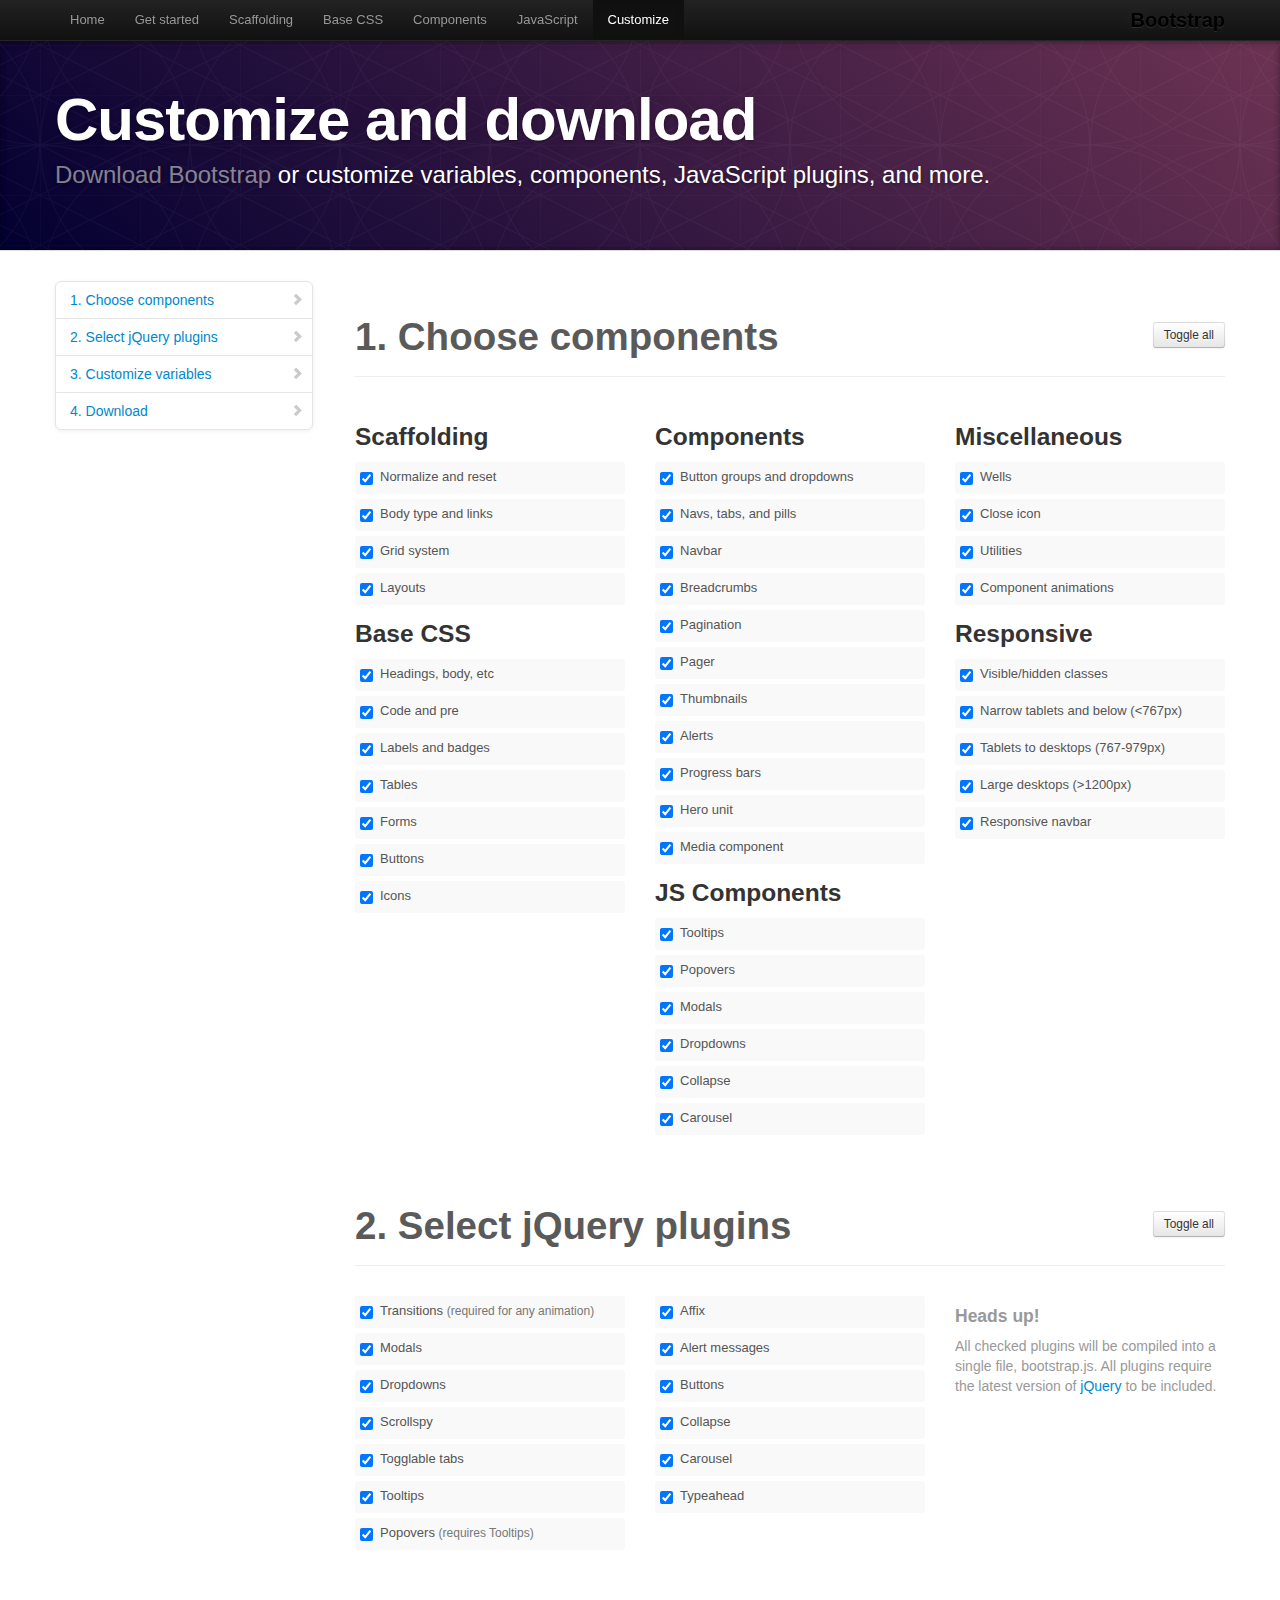
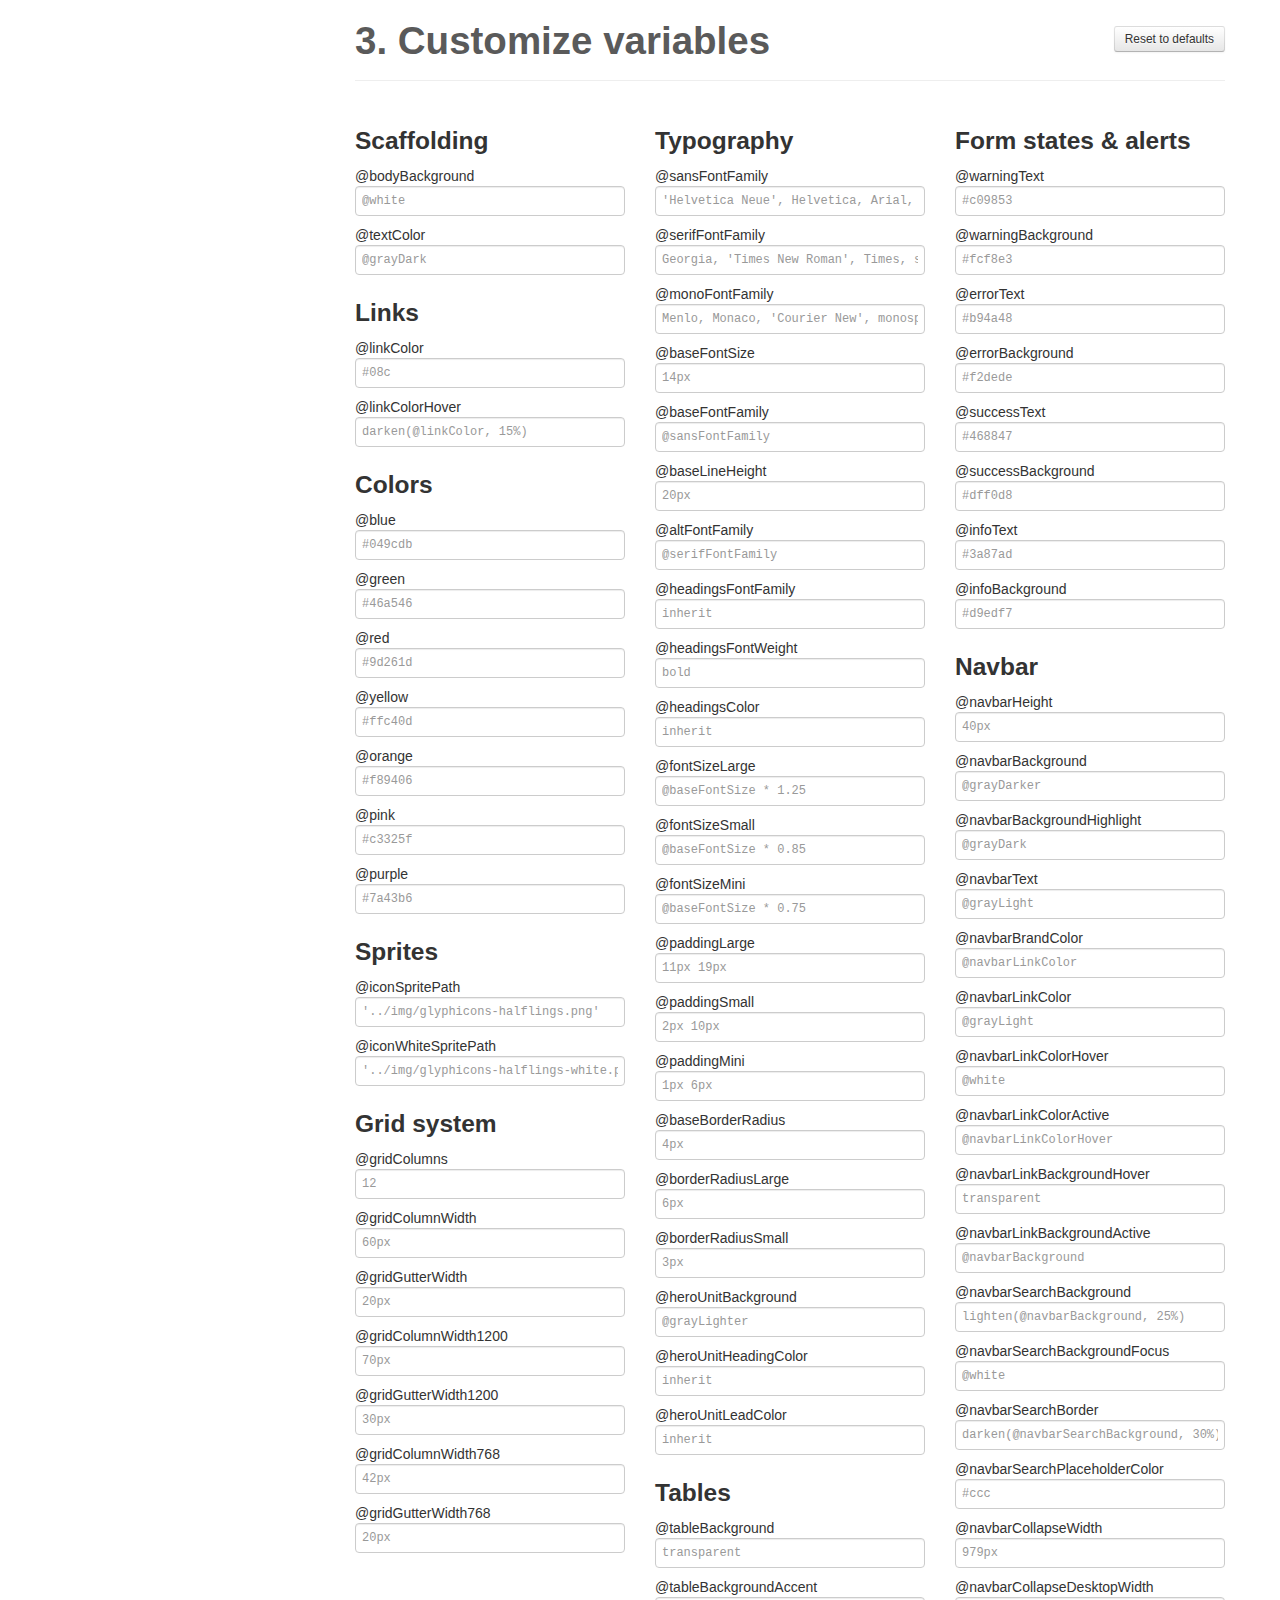
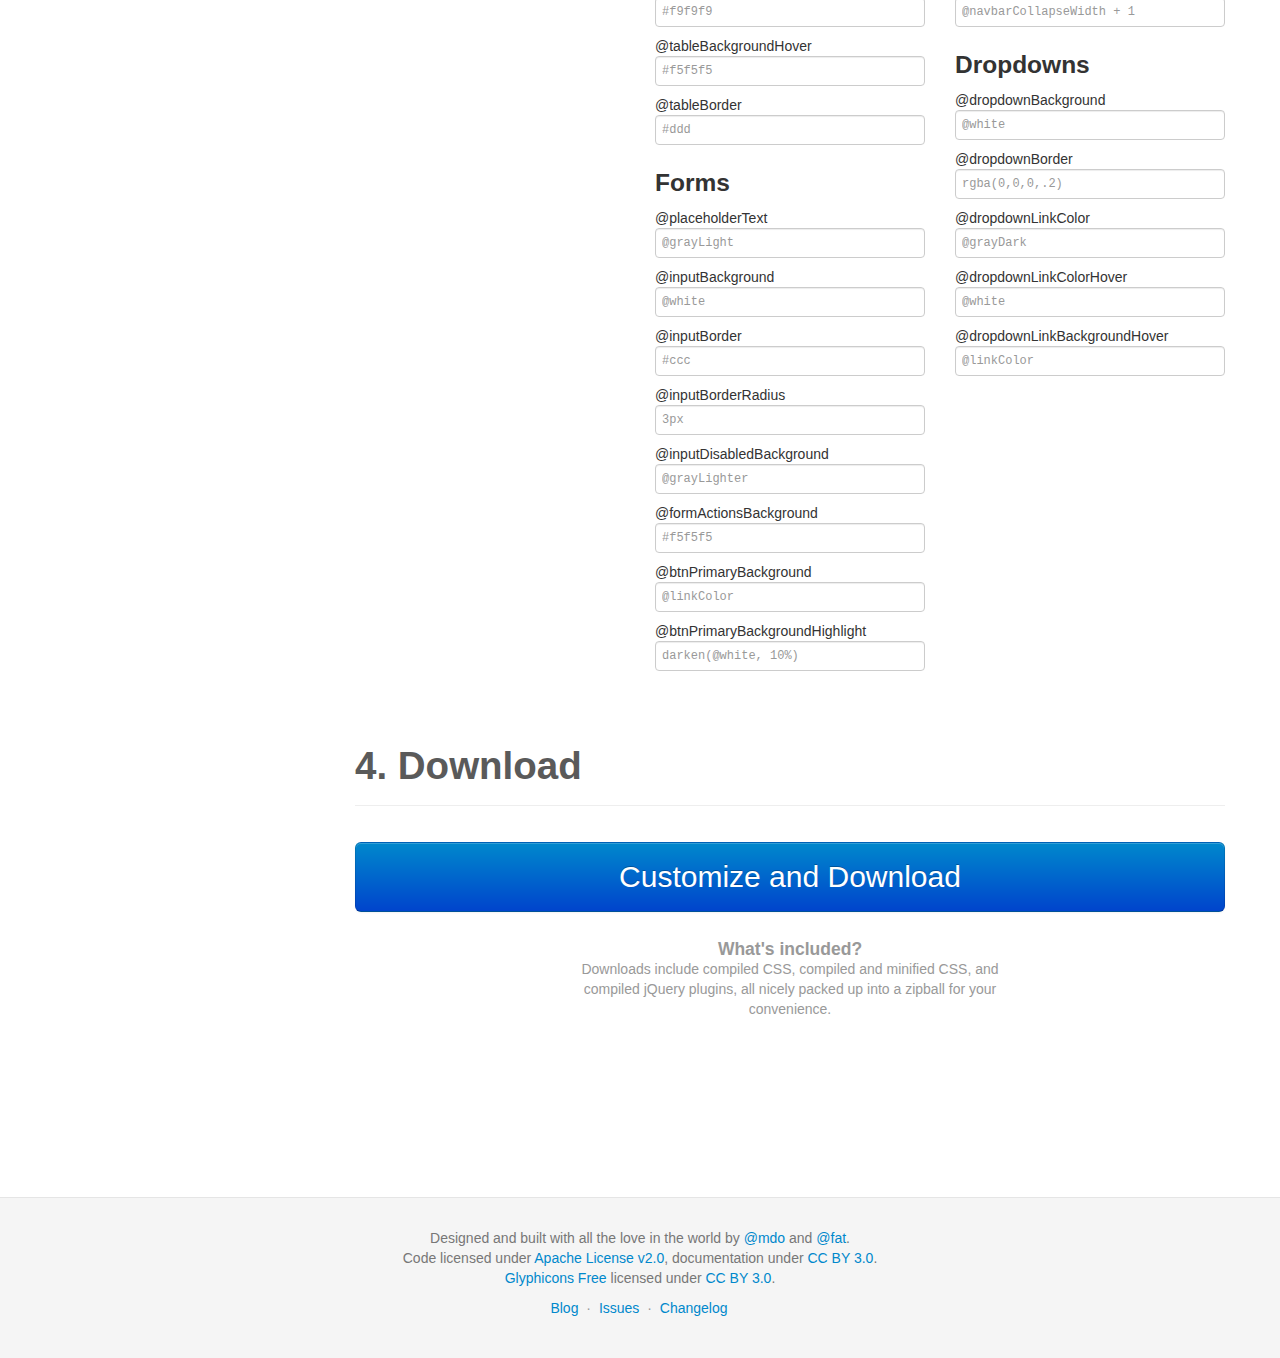
<file: bootstrap/docs/customize.html>
<!DOCTYPE html>
<html lang="en">
  <head>
    <meta charset="utf-8">
    <title>Customize · Bootstrap</title>
    <meta name="viewport" content="width=device-width, initial-scale=1.0">
    <meta name="description" content="">
    <meta name="author" content="">

    <!-- Le styles -->
    <link href="assets/css/bootstrap.css" rel="stylesheet">
    <link href="assets/css/bootstrap-responsive.css" rel="stylesheet">
    <link href="assets/css/docs.css" rel="stylesheet">
    <link href="assets/js/google-code-prettify/prettify.css" rel="stylesheet">

    <!-- Le HTML5 shim, for IE6-8 support of HTML5 elements -->
    <!--[if lt IE 9]>
      <script src="assets/js/html5shiv.js"></script>
    <![endif]-->

    <!-- Le fav and touch icons -->
    <link rel="apple-touch-icon-precomposed" sizes="144x144" href="assets/ico/apple-touch-icon-144-precomposed.png">
    <link rel="apple-touch-icon-precomposed" sizes="114x114" href="assets/ico/apple-touch-icon-114-precomposed.png">
      <link rel="apple-touch-icon-precomposed" sizes="72x72" href="assets/ico/apple-touch-icon-72-precomposed.png">
                    <link rel="apple-touch-icon-precomposed" href="assets/ico/apple-touch-icon-57-precomposed.png">
                                   <link rel="shortcut icon" href="assets/ico/favicon.png">

  </head>

  <body data-spy="scroll" data-target=".bs-docs-sidebar">

    <!-- Navbar
    ================================================== -->
    <div class="navbar navbar-inverse navbar-fixed-top">
      <div class="navbar-inner">
        <div class="container">
          <button type="button" class="btn btn-navbar" data-toggle="collapse" data-target=".nav-collapse">
            <span class="icon-bar"></span>
            <span class="icon-bar"></span>
            <span class="icon-bar"></span>
          </button>
          <a class="brand" href="./index.html">Bootstrap</a>
          <div class="nav-collapse collapse">
            <ul class="nav">
              <li class="">
                <a href="./index.html">Home</a>
              </li>
              <li class="">
                <a href="./getting-started.html">Get started</a>
              </li>
              <li class="">
                <a href="./scaffolding.html">Scaffolding</a>
              </li>
              <li class="">
                <a href="./base-css.html">Base CSS</a>
              </li>
              <li class="">
                <a href="./components.html">Components</a>
              </li>
              <li class="">
                <a href="./javascript.html">JavaScript</a>
              </li>
              <li class="active">
                <a href="./customize.html">Customize</a>
              </li>
            </ul>
          </div>
        </div>
      </div>
    </div>

<!-- Masthead
================================================== -->
<header class="jumbotron subhead" id="overview">
  <div class="container">
    <h1>Customize and download</h1>
    <p class="lead"><a href="https://github.com/twitter/bootstrap/zipball/master">Download Bootstrap</a> or customize variables, components, JavaScript plugins, and more.</p>
  </div>
</header>


  <div class="container">

    <!-- Docs nav
    ================================================== -->
    <div class="row">
      <div class="span3 bs-docs-sidebar">
        <ul class="nav nav-list bs-docs-sidenav">
          <li><a href="#components"><i class="icon-chevron-right"></i> 1. Choose components</a></li>
          <li><a href="#plugins"><i class="icon-chevron-right"></i> 2. Select jQuery plugins</a></li>
          <li><a href="#variables"><i class="icon-chevron-right"></i> 3. Customize variables</a></li>
          <li><a href="#download"><i class="icon-chevron-right"></i> 4. Download</a></li>
        </ul>
      </div>
      <div class="span9">


        <!-- Customize form
        ================================================== -->
        <form>
          <section class="download" id="components">
            <div class="page-header">
              <a class="btn btn-small pull-right toggle-all" href="#">Toggle all</a>
              <h1>
                1. Choose components
              </h1>
            </div>
            <div class="row download-builder">
              <div class="span3">
                <h3>Scaffolding</h3>
                <label class="checkbox"><input checked="checked" type="checkbox" value="reset.less"> Normalize and reset</label>
                <label class="checkbox"><input checked="checked" type="checkbox" value="scaffolding.less"> Body type and links</label>
                <label class="checkbox"><input checked="checked" type="checkbox" value="grid.less"> Grid system</label>
                <label class="checkbox"><input checked="checked" type="checkbox" value="layouts.less"> Layouts</label>
                <h3>Base CSS</h3>
                <label class="checkbox"><input checked="checked" type="checkbox" value="type.less"> Headings, body, etc</label>
                <label class="checkbox"><input checked="checked" type="checkbox" value="code.less"> Code and pre</label>
                <label class="checkbox"><input checked="checked" type="checkbox" value="labels-badges.less"> Labels and badges</label>
                <label class="checkbox"><input checked="checked" type="checkbox" value="tables.less"> Tables</label>
                <label class="checkbox"><input checked="checked" type="checkbox" value="forms.less"> Forms</label>
                <label class="checkbox"><input checked="checked" type="checkbox" value="buttons.less"> Buttons</label>
                <label class="checkbox"><input checked="checked" type="checkbox" value="sprites.less"> Icons</label>
              </div><!-- /span -->
              <div class="span3">
                <h3>Components</h3>
                <label class="checkbox"><input checked="checked" type="checkbox" value="button-groups.less"> Button groups and dropdowns</label>
                <label class="checkbox"><input checked="checked" type="checkbox" value="navs.less"> Navs, tabs, and pills</label>
                <label class="checkbox"><input checked="checked" type="checkbox" value="navbar.less"> Navbar</label>
                <label class="checkbox"><input checked="checked" type="checkbox" value="breadcrumbs.less"> Breadcrumbs</label>
                <label class="checkbox"><input checked="checked" type="checkbox" value="pagination.less"> Pagination</label>
                <label class="checkbox"><input checked="checked" type="checkbox" value="pager.less"> Pager</label>
                <label class="checkbox"><input checked="checked" type="checkbox" value="thumbnails.less"> Thumbnails</label>
                <label class="checkbox"><input checked="checked" type="checkbox" value="alerts.less"> Alerts</label>
                <label class="checkbox"><input checked="checked" type="checkbox" value="progress-bars.less"> Progress bars</label>
                <label class="checkbox"><input checked="checked" type="checkbox" value="hero-unit.less"> Hero unit</label>
                <label class="checkbox"><input checked="checked" type="checkbox" value="media.less"> Media component</label>
                <h3>JS Components</h3>
                <label class="checkbox"><input checked="checked" type="checkbox" value="tooltip.less"> Tooltips</label>
                <label class="checkbox"><input checked="checked" type="checkbox" value="popovers.less"> Popovers</label>
                <label class="checkbox"><input checked="checked" type="checkbox" value="modals.less"> Modals</label>
                <label class="checkbox"><input checked="checked" type="checkbox" value="dropdowns.less"> Dropdowns</label>
                <label class="checkbox"><input checked="checked" type="checkbox" value="accordion.less"> Collapse</label>
                <label class="checkbox"><input checked="checked" type="checkbox" value="carousel.less"> Carousel</label>
              </div><!-- /span -->
              <div class="span3">
                <h3>Miscellaneous</h3>
                <label class="checkbox"><input checked="checked" type="checkbox" value="wells.less"> Wells</label>
                <label class="checkbox"><input checked="checked" type="checkbox" value="close.less"> Close icon</label>
                <label class="checkbox"><input checked="checked" type="checkbox" value="utilities.less"> Utilities</label>
                <label class="checkbox"><input checked="checked" type="checkbox" value="component-animations.less"> Component animations</label>
                <h3>Responsive</h3>
                <label class="checkbox"><input checked="checked" type="checkbox" value="responsive-utilities.less"> Visible/hidden classes</label>
                <label class="checkbox"><input checked="checked" type="checkbox" value="responsive-767px-max.less"> Narrow tablets and below (<767px)</label>
                <label class="checkbox"><input checked="checked" type="checkbox" value="responsive-768px-979px.less"> Tablets to desktops (767-979px)</label>
                <label class="checkbox"><input checked="checked" type="checkbox" value="responsive-1200px-min.less"> Large desktops (>1200px)</label>
                <label class="checkbox"><input checked="checked" type="checkbox" value="responsive-navbar.less"> Responsive navbar</label>
              </div><!-- /span -->
            </div><!-- /row -->
          </section>

          <section class="download" id="plugins">
            <div class="page-header">
              <a class="btn btn-small pull-right toggle-all" href="#">Toggle all</a>
              <h1>
                2. Select jQuery plugins
              </h1>
            </div>
            <div class="row download-builder">
              <div class="span3">
                <label class="checkbox">
                  <input type="checkbox" checked="true" value="bootstrap-transition.js">
                  Transitions <small>(required for any animation)</small>
                </label>
                <label class="checkbox">
                  <input type="checkbox" checked="true" value="bootstrap-modal.js">
                  Modals
                </label>
                <label class="checkbox">
                  <input type="checkbox" checked="true" value="bootstrap-dropdown.js">
                  Dropdowns
                </label>
                <label class="checkbox">
                  <input type="checkbox" checked="true" value="bootstrap-scrollspy.js">
                  Scrollspy
                </label>
                <label class="checkbox">
                  <input type="checkbox" checked="true" value="bootstrap-tab.js">
                  Togglable tabs
                </label>
                <label class="checkbox">
                  <input type="checkbox" checked="true" value="bootstrap-tooltip.js">
                  Tooltips
                </label>
                <label class="checkbox">
                  <input type="checkbox" checked="true" value="bootstrap-popover.js">
                  Popovers <small>(requires Tooltips)</small>
                </label>
              </div><!-- /span -->
              <div class="span3">
                <label class="checkbox">
                  <input type="checkbox" checked="true" value="bootstrap-affix.js">
                  Affix
                </label>
                <label class="checkbox">
                  <input type="checkbox" checked="true" value="bootstrap-alert.js">
                  Alert messages
                </label>
                <label class="checkbox">
                  <input type="checkbox" checked="true" value="bootstrap-button.js">
                  Buttons
                </label>
                <label class="checkbox">
                  <input type="checkbox" checked="true" value="bootstrap-collapse.js">
                  Collapse
                </label>
                <label class="checkbox">
                  <input type="checkbox" checked="true" value="bootstrap-carousel.js">
                  Carousel
                </label>
                <label class="checkbox">
                  <input type="checkbox" checked="true" value="bootstrap-typeahead.js">
                  Typeahead
                </label>
              </div><!-- /span -->
              <div class="span3">
                <h4 class="muted">Heads up!</h4>
                <p class="muted">All checked plugins will be compiled into a single file, bootstrap.js. All plugins require the latest version of <a href="http://jquery.com/" target="_blank">jQuery</a> to be included.</p>
              </div><!-- /span -->
            </div><!-- /row -->
          </section>


          <section class="download" id="variables">
            <div class="page-header">
              <a class="btn btn-small pull-right toggle-all" href="#">Reset to defaults</a>
              <h1>
                3. Customize variables
              </h1>
            </div>
            <div class="row download-builder">
              <div class="span3">
                <h3>Scaffolding</h3>
                <label>@bodyBackground</label>
                <input type="text" class="span3" placeholder="@white">
                <label>@textColor</label>
                <input type="text" class="span3" placeholder="@grayDark">

                <h3>Links</h3>
                <label>@linkColor</label>
                <input type="text" class="span3" placeholder="#08c">
                <label>@linkColorHover</label>
                <input type="text" class="span3" placeholder="darken(@linkColor, 15%)">
                <h3>Colors</h3>
                <label>@blue</label>
                <input type="text" class="span3" placeholder="#049cdb">
                <label>@green</label>
                <input type="text" class="span3" placeholder="#46a546">
                <label>@red</label>
                <input type="text" class="span3" placeholder="#9d261d">
                <label>@yellow</label>
                <input type="text" class="span3" placeholder="#ffc40d">
                <label>@orange</label>
                <input type="text" class="span3" placeholder="#f89406">
                <label>@pink</label>
                <input type="text" class="span3" placeholder="#c3325f">
                <label>@purple</label>
                <input type="text" class="span3" placeholder="#7a43b6">

                <h3>Sprites</h3>
                <label>@iconSpritePath</label>
                <input type="text" class="span3" placeholder="'../img/glyphicons-halflings.png'">
                <label>@iconWhiteSpritePath</label>
                <input type="text" class="span3" placeholder="'../img/glyphicons-halflings-white.png'">

                <h3>Grid system</h3>
                <label>@gridColumns</label>
                <input type="text" class="span3" placeholder="12">
                <label>@gridColumnWidth</label>
                <input type="text" class="span3" placeholder="60px">
                <label>@gridGutterWidth</label>
                <input type="text" class="span3" placeholder="20px">
                <label>@gridColumnWidth1200</label>
                <input type="text" class="span3" placeholder="70px">
                <label>@gridGutterWidth1200</label>
                <input type="text" class="span3" placeholder="30px">
                <label>@gridColumnWidth768</label>
                <input type="text" class="span3" placeholder="42px">
                <label>@gridGutterWidth768</label>
                <input type="text" class="span3" placeholder="20px">

              </div><!-- /span -->
              <div class="span3">

                <h3>Typography</h3>
                <label>@sansFontFamily</label>
                <input type="text" class="span3" placeholder="'Helvetica Neue', Helvetica, Arial, sans-serif">
                <label>@serifFontFamily</label>
                <input type="text" class="span3" placeholder="Georgia, 'Times New Roman', Times, serif">
                <label>@monoFontFamily</label>
                <input type="text" class="span3" placeholder="Menlo, Monaco, 'Courier New', monospace">

                <label>@baseFontSize</label>
                <input type="text" class="span3" placeholder="14px">
                <label>@baseFontFamily</label>
                <input type="text" class="span3" placeholder="@sansFontFamily">
                <label>@baseLineHeight</label>
                <input type="text" class="span3" placeholder="20px">

                <label>@altFontFamily</label>
                <input type="text" class="span3" placeholder="@serifFontFamily">
                <label>@headingsFontFamily</label>
                <input type="text" class="span3" placeholder="inherit">
                <label>@headingsFontWeight</label>
                <input type="text" class="span3" placeholder="bold">
                <label>@headingsColor</label>
                <input type="text" class="span3" placeholder="inherit">

                <label>@fontSizeLarge</label>
                <input type="text" class="span3" placeholder="@baseFontSize * 1.25">
                <label>@fontSizeSmall</label>
                <input type="text" class="span3" placeholder="@baseFontSize * 0.85">
                <label>@fontSizeMini</label>
                <input type="text" class="span3" placeholder="@baseFontSize * 0.75">

                <label>@paddingLarge</label>
                <input type="text" class="span3" placeholder="11px 19px">
                <label>@paddingSmall</label>
                <input type="text" class="span3" placeholder="2px 10px">
                <label>@paddingMini</label>
                <input type="text" class="span3" placeholder="1px 6px">

                <label>@baseBorderRadius</label>
                <input type="text" class="span3" placeholder="4px">
                <label>@borderRadiusLarge</label>
                <input type="text" class="span3" placeholder="6px">
                <label>@borderRadiusSmall</label>
                <input type="text" class="span3" placeholder="3px">

                <label>@heroUnitBackground</label>
                <input type="text" class="span3" placeholder="@grayLighter">
                <label>@heroUnitHeadingColor</label>
                <input type="text" class="span3" placeholder="inherit">
                <label>@heroUnitLeadColor</label>
                <input type="text" class="span3" placeholder="inherit">

                <h3>Tables</h3>
                <label>@tableBackground</label>
                <input type="text" class="span3" placeholder="transparent">
                <label>@tableBackgroundAccent</label>
                <input type="text" class="span3" placeholder="#f9f9f9">
                <label>@tableBackgroundHover</label>
                <input type="text" class="span3" placeholder="#f5f5f5">
                <label>@tableBorder</label>
                <input type="text" class="span3" placeholder="#ddd">

                <h3>Forms</h3>
                <label>@placeholderText</label>
                <input type="text" class="span3" placeholder="@grayLight">
                <label>@inputBackground</label>
                <input type="text" class="span3" placeholder="@white">
                <label>@inputBorder</label>
                <input type="text" class="span3" placeholder="#ccc">
                <label>@inputBorderRadius</label>
                <input type="text" class="span3" placeholder="3px">
                <label>@inputDisabledBackground</label>
                <input type="text" class="span3" placeholder="@grayLighter">
                <label>@formActionsBackground</label>
                <input type="text" class="span3" placeholder="#f5f5f5">
                <label>@btnPrimaryBackground</label>
                <input type="text" class="span3" placeholder="@linkColor">
                <label>@btnPrimaryBackgroundHighlight</label>
                <input type="text" class="span3" placeholder="darken(@white, 10%)">

              </div><!-- /span -->
              <div class="span3">

                <h3>Form states &amp; alerts</h3>
                <label>@warningText</label>
                <input type="text" class="span3" placeholder="#c09853">
                <label>@warningBackground</label>
                <input type="text" class="span3" placeholder="#fcf8e3">
                <label>@errorText</label>
                <input type="text" class="span3" placeholder="#b94a48">
                <label>@errorBackground</label>
                <input type="text" class="span3" placeholder="#f2dede">
                <label>@successText</label>
                <input type="text" class="span3" placeholder="#468847">
                <label>@successBackground</label>
                <input type="text" class="span3" placeholder="#dff0d8">
                <label>@infoText</label>
                <input type="text" class="span3" placeholder="#3a87ad">
                <label>@infoBackground</label>
                <input type="text" class="span3" placeholder="#d9edf7">

                <h3>Navbar</h3>
                <label>@navbarHeight</label>
                <input type="text" class="span3" placeholder="40px">
                <label>@navbarBackground</label>
                <input type="text" class="span3" placeholder="@grayDarker">
                <label>@navbarBackgroundHighlight</label>
                <input type="text" class="span3" placeholder="@grayDark">
                <label>@navbarText</label>
                <input type="text" class="span3" placeholder="@grayLight">
                <label>@navbarBrandColor</label>
                <input type="text" class="span3" placeholder="@navbarLinkColor">
                <label>@navbarLinkColor</label>
                <input type="text" class="span3" placeholder="@grayLight">
                <label>@navbarLinkColorHover</label>
                <input type="text" class="span3" placeholder="@white">
                <label>@navbarLinkColorActive</label>
                <input type="text" class="span3" placeholder="@navbarLinkColorHover">
                <label>@navbarLinkBackgroundHover</label>
                <input type="text" class="span3" placeholder="transparent">
                <label>@navbarLinkBackgroundActive</label>
                <input type="text" class="span3" placeholder="@navbarBackground">
                <label>@navbarSearchBackground</label>
                <input type="text" class="span3" placeholder="lighten(@navbarBackground, 25%)">
                <label>@navbarSearchBackgroundFocus</label>
                <input type="text" class="span3" placeholder="@white">
                <label>@navbarSearchBorder</label>
                <input type="text" class="span3" placeholder="darken(@navbarSearchBackground, 30%)">
                <label>@navbarSearchPlaceholderColor</label>
                <input type="text" class="span3" placeholder="#ccc">

                <label>@navbarCollapseWidth</label>
                <input type="text" class="span3" placeholder="979px">
                <label>@navbarCollapseDesktopWidth</label>
                <input type="text" class="span3" placeholder="@navbarCollapseWidth + 1">

                <h3>Dropdowns</h3>
                <label>@dropdownBackground</label>
                <input type="text" class="span3" placeholder="@white">
                <label>@dropdownBorder</label>
                <input type="text" class="span3" placeholder="rgba(0,0,0,.2)">
                <label>@dropdownLinkColor</label>
                <input type="text" class="span3" placeholder="@grayDark">
                <label>@dropdownLinkColorHover</label>
                <input type="text" class="span3" placeholder="@white">
                <label>@dropdownLinkBackgroundHover</label>
                <input type="text" class="span3" placeholder="@linkColor">
              </div><!-- /span -->
            </div><!-- /row -->
          </section>

          <section class="download" id="download">
            <div class="page-header">
              <h1>
                4. Download
              </h1>
            </div>
            <div class="download-btn">
              <a class="btn btn-primary" href="#" >Customize and Download</a>
              <h4>What's included?</h4>
              <p>Downloads include compiled CSS, compiled and minified CSS, and compiled jQuery plugins, all nicely packed up into a zipball for your convenience.</p>
            </div>
          </section><!-- /download -->
        </form>



      </div>
    </div>

  </div>



    <!-- Footer
    ================================================== -->
    <footer class="footer">
      <div class="container">
        <p>Designed and built with all the love in the world by <a href="http://twitter.com/mdo" target="_blank">@mdo</a> and <a href="http://twitter.com/fat" target="_blank">@fat</a>.</p>
        <p>Code licensed under <a href="http://www.apache.org/licenses/LICENSE-2.0" target="_blank">Apache License v2.0</a>, documentation under <a href="http://creativecommons.org/licenses/by/3.0/">CC BY 3.0</a>.</p>
        <p><a href="http://glyphicons.com">Glyphicons Free</a> licensed under <a href="http://creativecommons.org/licenses/by/3.0/">CC BY 3.0</a>.</p>
        <ul class="footer-links">
          <li><a href="http://blog.getbootstrap.com">Blog</a></li>
          <li class="muted">&middot;</li>
          <li><a href="https://github.com/twitter/bootstrap/issues?state=open">Issues</a></li>
          <li class="muted">&middot;</li>
          <li><a href="https://github.com/twitter/bootstrap/blob/master/CHANGELOG.md">Changelog</a></li>
        </ul>
      </div>
    </footer>



    <!-- Le javascript
    ================================================== -->
    <!-- Placed at the end of the document so the pages load faster -->
    <script type="text/javascript" src="http://platform.twitter.com/widgets.js"></script>
    <script src="assets/js/jquery.js"></script>
    <script src="assets/js/bootstrap-transition.js"></script>
    <script src="assets/js/bootstrap-alert.js"></script>
    <script src="assets/js/bootstrap-modal.js"></script>
    <script src="assets/js/bootstrap-dropdown.js"></script>
    <script src="assets/js/bootstrap-scrollspy.js"></script>
    <script src="assets/js/bootstrap-tab.js"></script>
    <script src="assets/js/bootstrap-tooltip.js"></script>
    <script src="assets/js/bootstrap-popover.js"></script>
    <script src="assets/js/bootstrap-button.js"></script>
    <script src="assets/js/bootstrap-collapse.js"></script>
    <script src="assets/js/bootstrap-carousel.js"></script>
    <script src="assets/js/bootstrap-typeahead.js"></script>
    <script src="assets/js/bootstrap-affix.js"></script>

    <script src="assets/js/holder/holder.js"></script>
    <script src="assets/js/google-code-prettify/prettify.js"></script>

    <script src="assets/js/application.js"></script>



  </body>
</html>
</file>
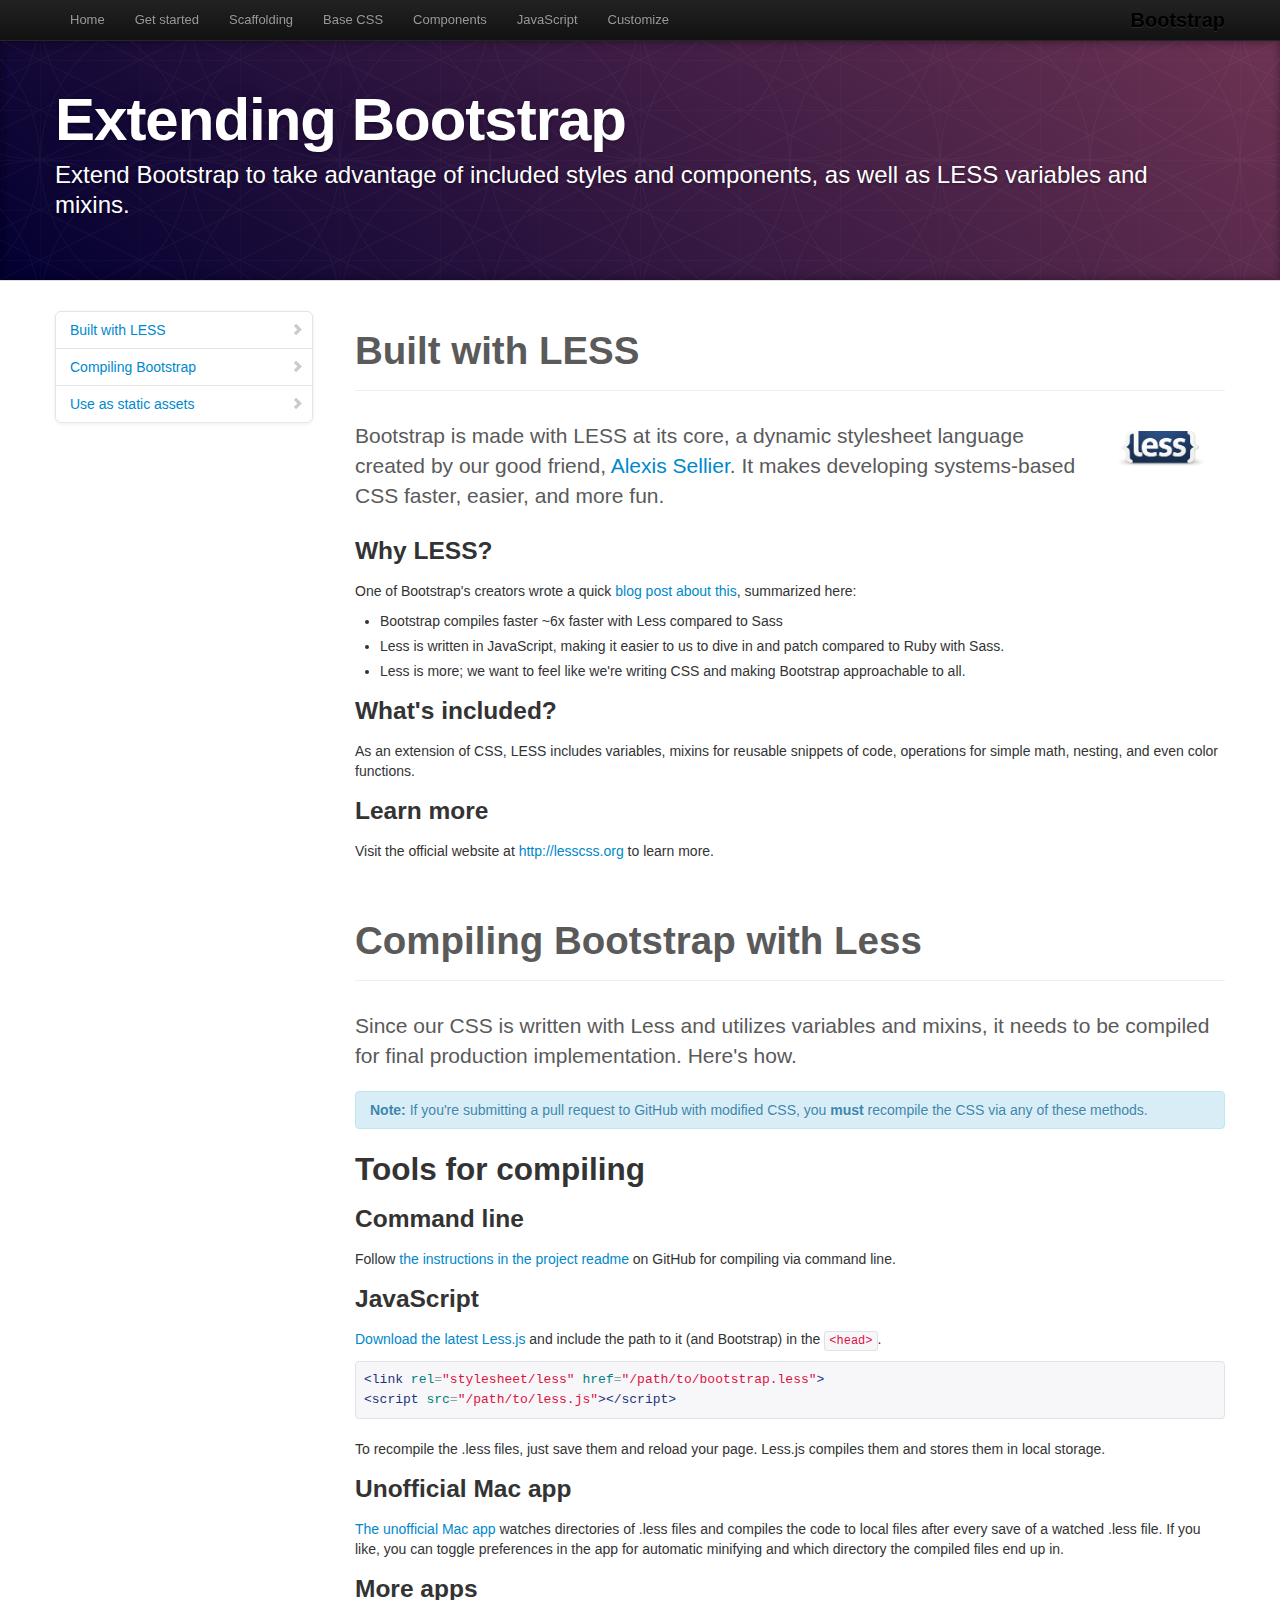
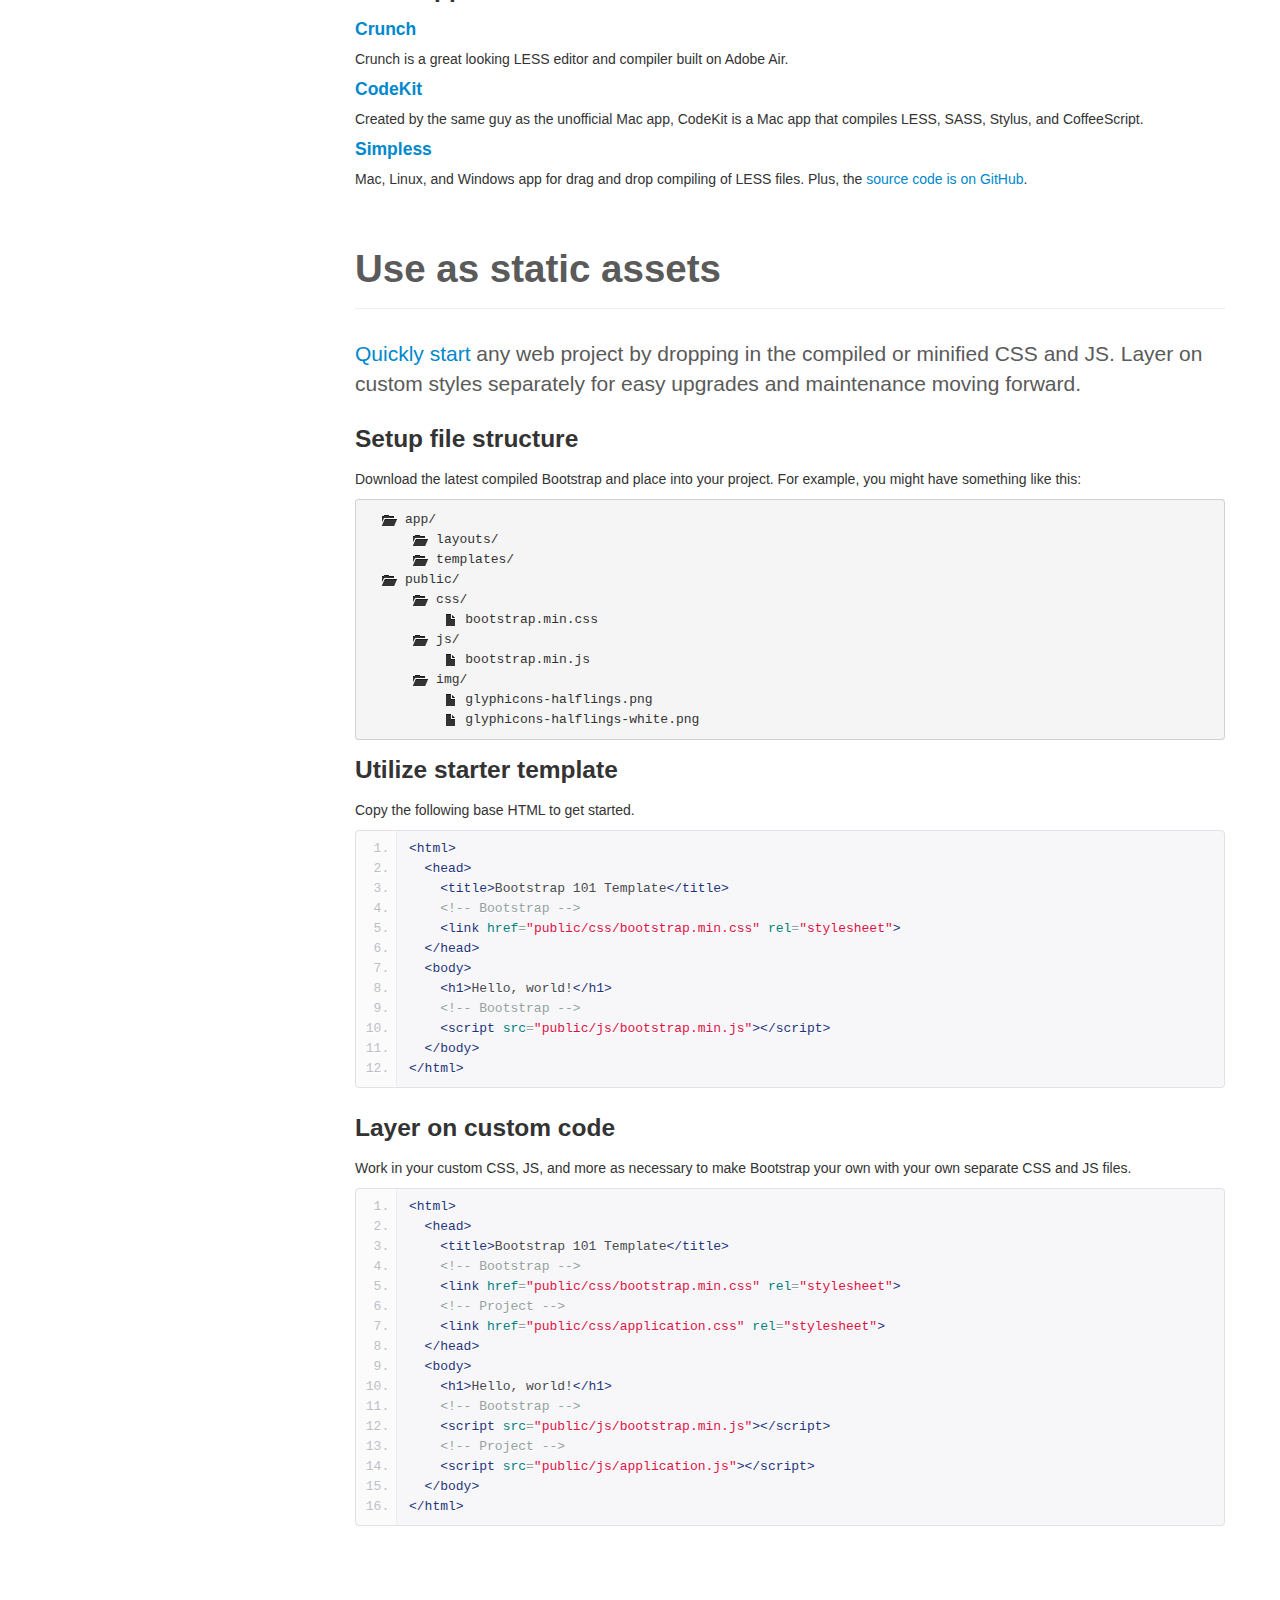
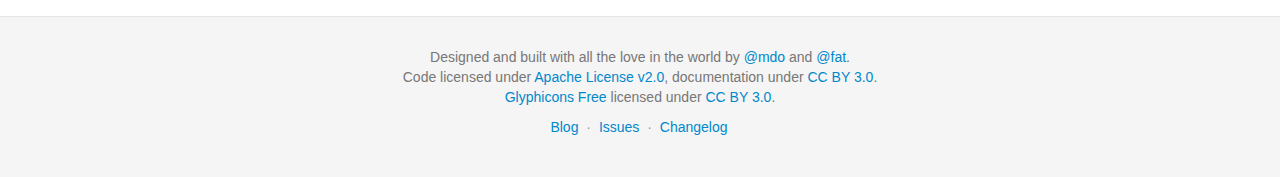
<file: bootstrap/docs/extend.html>
<!DOCTYPE html>
<html lang="en">
  <head>
    <meta charset="utf-8">
    <title>Extend · Bootstrap</title>
    <meta name="viewport" content="width=device-width, initial-scale=1.0">
    <meta name="description" content="">
    <meta name="author" content="">

    <!-- Le styles -->
    <link href="assets/css/bootstrap.css" rel="stylesheet">
    <link href="assets/css/bootstrap-responsive.css" rel="stylesheet">
    <link href="assets/css/docs.css" rel="stylesheet">
    <link href="assets/js/google-code-prettify/prettify.css" rel="stylesheet">

    <!-- Le HTML5 shim, for IE6-8 support of HTML5 elements -->
    <!--[if lt IE 9]>
      <script src="assets/js/html5shiv.js"></script>
    <![endif]-->

    <!-- Le fav and touch icons -->
    <link rel="apple-touch-icon-precomposed" sizes="144x144" href="assets/ico/apple-touch-icon-144-precomposed.png">
    <link rel="apple-touch-icon-precomposed" sizes="114x114" href="assets/ico/apple-touch-icon-114-precomposed.png">
      <link rel="apple-touch-icon-precomposed" sizes="72x72" href="assets/ico/apple-touch-icon-72-precomposed.png">
                    <link rel="apple-touch-icon-precomposed" href="assets/ico/apple-touch-icon-57-precomposed.png">
                                   <link rel="shortcut icon" href="assets/ico/favicon.png">

  </head>

  <body data-spy="scroll" data-target=".bs-docs-sidebar">

    <!-- Navbar
    ================================================== -->
    <div class="navbar navbar-inverse navbar-fixed-top">
      <div class="navbar-inner">
        <div class="container">
          <button type="button" class="btn btn-navbar" data-toggle="collapse" data-target=".nav-collapse">
            <span class="icon-bar"></span>
            <span class="icon-bar"></span>
            <span class="icon-bar"></span>
          </button>
          <a class="brand" href="./index.html">Bootstrap</a>
          <div class="nav-collapse collapse">
            <ul class="nav">
              <li class="">
                <a href="./index.html">Home</a>
              </li>
              <li class="">
                <a href="./getting-started.html">Get started</a>
              </li>
              <li class="">
                <a href="./scaffolding.html">Scaffolding</a>
              </li>
              <li class="">
                <a href="./base-css.html">Base CSS</a>
              </li>
              <li class="">
                <a href="./components.html">Components</a>
              </li>
              <li class="">
                <a href="./javascript.html">JavaScript</a>
              </li>
              <li class="">
                <a href="./customize.html">Customize</a>
              </li>
            </ul>
          </div>
        </div>
      </div>
    </div>

<!-- Subhead
================================================== -->
<header class="jumbotron subhead" id="overview">
  <div class="container">
    <h1>Extending Bootstrap</h1>
    <p class="lead">Extend Bootstrap to take advantage of included styles and components, as well as LESS variables and mixins.</p>
  <div>
</header>

  <div class="container">

    <!-- Docs nav
    ================================================== -->
    <div class="row">
      <div class="span3 bs-docs-sidebar">
        <ul class="nav nav-list bs-docs-sidenav">
          <li><a href="#built-with-less"><i class="icon-chevron-right"></i> Built with LESS</a></li>
          <li><a href="#compiling"><i class="icon-chevron-right"></i> Compiling Bootstrap</a></li>
          <li><a href="#static-assets"><i class="icon-chevron-right"></i> Use as static assets</a></li>
        </ul>
      </div>
      <div class="span9">



        <!-- BUILT WITH LESS
        ================================================== -->
        <section id="built-with-less">
          <div class="page-header">
            <h1>Built with LESS</h1>
          </div>

          <img style="float: right; height: 36px; margin: 10px 20px 20px" src="assets/img/less-logo-large.png" alt="LESS CSS">
          <p class="lead">Bootstrap is made with LESS at its core, a dynamic stylesheet language created by our good friend, <a href="http://cloudhead.io">Alexis Sellier</a>. It makes developing systems-based CSS faster, easier, and more fun.</p>

          <h3>Why LESS?</h3>
          <p>One of Bootstrap's creators wrote a quick <a href="http://www.wordsbyf.at/2012/03/08/why-less/">blog post about this</a>, summarized here:</p>
          <ul>
            <li>Bootstrap compiles faster ~6x faster with Less compared to Sass</li>
            <li>Less is written in JavaScript, making it easier to us to dive in and patch compared to Ruby with Sass.</li>
            <li>Less is more; we want to feel like we're writing CSS and making Bootstrap approachable to all.</li>
          </ul>

          <h3>What's included?</h3>
          <p>As an extension of CSS, LESS includes variables, mixins for reusable snippets of code, operations for simple math, nesting, and even color functions.</p>

          <h3>Learn more</h3>
          <p>Visit the official website at <a href="http://lesscss.org">http://lesscss.org</a> to learn more.</p>
        </section>



        <!-- COMPILING LESS AND BOOTSTRAP
        ================================================== -->
        <section id="compiling">
          <div class="page-header">
            <h1>Compiling Bootstrap with Less</h1>
          </div>

          <p class="lead">Since our CSS is written with Less and utilizes variables and mixins, it needs to be compiled for final production implementation. Here's how.</p>

          <div class="alert alert-info">
            <strong>Note:</strong> If you're submitting a pull request to GitHub with modified CSS, you <strong>must</strong> recompile the CSS via any of these methods.
          </div>

          <h2>Tools for compiling</h2>

          <h3>Command line</h3>
          <p>Follow <a href="https://github.com/twitter/bootstrap#developers">the instructions in the project readme</a> on GitHub for compiling via command line.</p>

          <h3>JavaScript</h3>
          <p><a href="http://lesscss.org/">Download the latest Less.js</a> and include the path to it (and Bootstrap) in the <code>&lt;head&gt;</code>.</p>
<pre class="prettyprint">
&lt;link rel="stylesheet/less" href="/path/to/bootstrap.less"&gt;
&lt;script src="/path/to/less.js"&gt;&lt;/script&gt;
</pre>
          <p>To recompile the .less files, just save them and reload your page. Less.js compiles them and stores them in local storage.</p>

          <h3>Unofficial Mac app</h3>
          <p><a href="http://incident57.com/less/">The unofficial Mac app</a> watches directories of .less files and compiles the code to local files after every save of a watched .less file. If you like, you can toggle preferences in the app for automatic minifying and which directory the compiled files end up in.</p>

          <h3>More apps</h3>
          <h4><a href="http://crunchapp.net/" target="_blank">Crunch</a></h4>
          <p>Crunch is a great looking LESS editor and compiler built on Adobe Air.</p>
          <h4><a href="http://incident57.com/codekit/" target="_blank">CodeKit</a></h4>
          <p>Created by the same guy as the unofficial Mac app, CodeKit is a Mac app that compiles LESS, SASS, Stylus, and CoffeeScript.</p>
          <h4><a href="http://wearekiss.com/simpless" target="_blank">Simpless</a></h4>
          <p>Mac, Linux, and Windows app for drag and drop compiling of LESS files. Plus, the <a href="https://github.com/Paratron/SimpLESS" target="_blank">source code is on GitHub</a>.</p>

        </section>



        <!-- Static assets
        ================================================== -->
        <section id="static-assets">
          <div class="page-header">
            <h1>Use as static assets</h1>
          </div>
          <p class="lead"><a href="./getting-started.html">Quickly start</a> any web project by dropping in the compiled or minified CSS and JS. Layer on custom styles separately for easy upgrades and maintenance moving forward.</p>

          <h3>Setup file structure</h3>
          <p>Download the latest compiled Bootstrap and place into your project. For example, you might have something like this:</p>
<pre>
  <span class="icon-folder-open"></span> app/
      <span class="icon-folder-open"></span> layouts/
      <span class="icon-folder-open"></span> templates/
  <span class="icon-folder-open"></span> public/
      <span class="icon-folder-open"></span> css/
          <span class="icon-file"></span> bootstrap.min.css
      <span class="icon-folder-open"></span> js/
          <span class="icon-file"></span> bootstrap.min.js
      <span class="icon-folder-open"></span> img/
          <span class="icon-file"></span> glyphicons-halflings.png
          <span class="icon-file"></span> glyphicons-halflings-white.png
</pre>

          <h3>Utilize starter template</h3>
          <p>Copy the following base HTML to get started.</p>
<pre class="prettyprint linenums">
&lt;html&gt;
  &lt;head&gt;
    &lt;title&gt;Bootstrap 101 Template&lt;/title&gt;
    &lt;!-- Bootstrap --&gt;
    &lt;link href="public/css/bootstrap.min.css" rel="stylesheet"&gt;
  &lt;/head&gt;
  &lt;body&gt;
    &lt;h1&gt;Hello, world!&lt;/h1&gt;
    &lt;!-- Bootstrap --&gt;
    &lt;script src="public/js/bootstrap.min.js"&gt;&lt;/script&gt;
  &lt;/body&gt;
&lt;/html&gt;
</pre>

          <h3>Layer on custom code</h3>
          <p>Work in your custom CSS, JS, and more as necessary to make Bootstrap your own with your own separate CSS and JS files.</p>
<pre class="prettyprint linenums">
&lt;html&gt;
  &lt;head&gt;
    &lt;title&gt;Bootstrap 101 Template&lt;/title&gt;
    &lt;!-- Bootstrap --&gt;
    &lt;link href="public/css/bootstrap.min.css" rel="stylesheet"&gt;
    &lt;!-- Project --&gt;
    &lt;link href="public/css/application.css" rel="stylesheet"&gt;
  &lt;/head&gt;
  &lt;body&gt;
    &lt;h1&gt;Hello, world!&lt;/h1&gt;
    &lt;!-- Bootstrap --&gt;
    &lt;script src="public/js/bootstrap.min.js"&gt;&lt;/script&gt;
    &lt;!-- Project --&gt;
    &lt;script src="public/js/application.js"&gt;&lt;/script&gt;
  &lt;/body&gt;
&lt;/html&gt;
</pre>

        </section>

      </div>
    </div>

  </div>



    <!-- Footer
    ================================================== -->
    <footer class="footer">
      <div class="container">
        <p>Designed and built with all the love in the world by <a href="http://twitter.com/mdo" target="_blank">@mdo</a> and <a href="http://twitter.com/fat" target="_blank">@fat</a>.</p>
        <p>Code licensed under <a href="http://www.apache.org/licenses/LICENSE-2.0" target="_blank">Apache License v2.0</a>, documentation under <a href="http://creativecommons.org/licenses/by/3.0/">CC BY 3.0</a>.</p>
        <p><a href="http://glyphicons.com">Glyphicons Free</a> licensed under <a href="http://creativecommons.org/licenses/by/3.0/">CC BY 3.0</a>.</p>
        <ul class="footer-links">
          <li><a href="http://blog.getbootstrap.com">Blog</a></li>
          <li class="muted">&middot;</li>
          <li><a href="https://github.com/twitter/bootstrap/issues?state=open">Issues</a></li>
          <li class="muted">&middot;</li>
          <li><a href="https://github.com/twitter/bootstrap/blob/master/CHANGELOG.md">Changelog</a></li>
        </ul>
      </div>
    </footer>



    <!-- Le javascript
    ================================================== -->
    <!-- Placed at the end of the document so the pages load faster -->
    <script type="text/javascript" src="http://platform.twitter.com/widgets.js"></script>
    <script src="assets/js/jquery.js"></script>
    <script src="assets/js/bootstrap-transition.js"></script>
    <script src="assets/js/bootstrap-alert.js"></script>
    <script src="assets/js/bootstrap-modal.js"></script>
    <script src="assets/js/bootstrap-dropdown.js"></script>
    <script src="assets/js/bootstrap-scrollspy.js"></script>
    <script src="assets/js/bootstrap-tab.js"></script>
    <script src="assets/js/bootstrap-tooltip.js"></script>
    <script src="assets/js/bootstrap-popover.js"></script>
    <script src="assets/js/bootstrap-button.js"></script>
    <script src="assets/js/bootstrap-collapse.js"></script>
    <script src="assets/js/bootstrap-carousel.js"></script>
    <script src="assets/js/bootstrap-typeahead.js"></script>
    <script src="assets/js/bootstrap-affix.js"></script>

    <script src="assets/js/holder/holder.js"></script>
    <script src="assets/js/google-code-prettify/prettify.js"></script>

    <script src="assets/js/application.js"></script>



  </body>
</html>
</file>
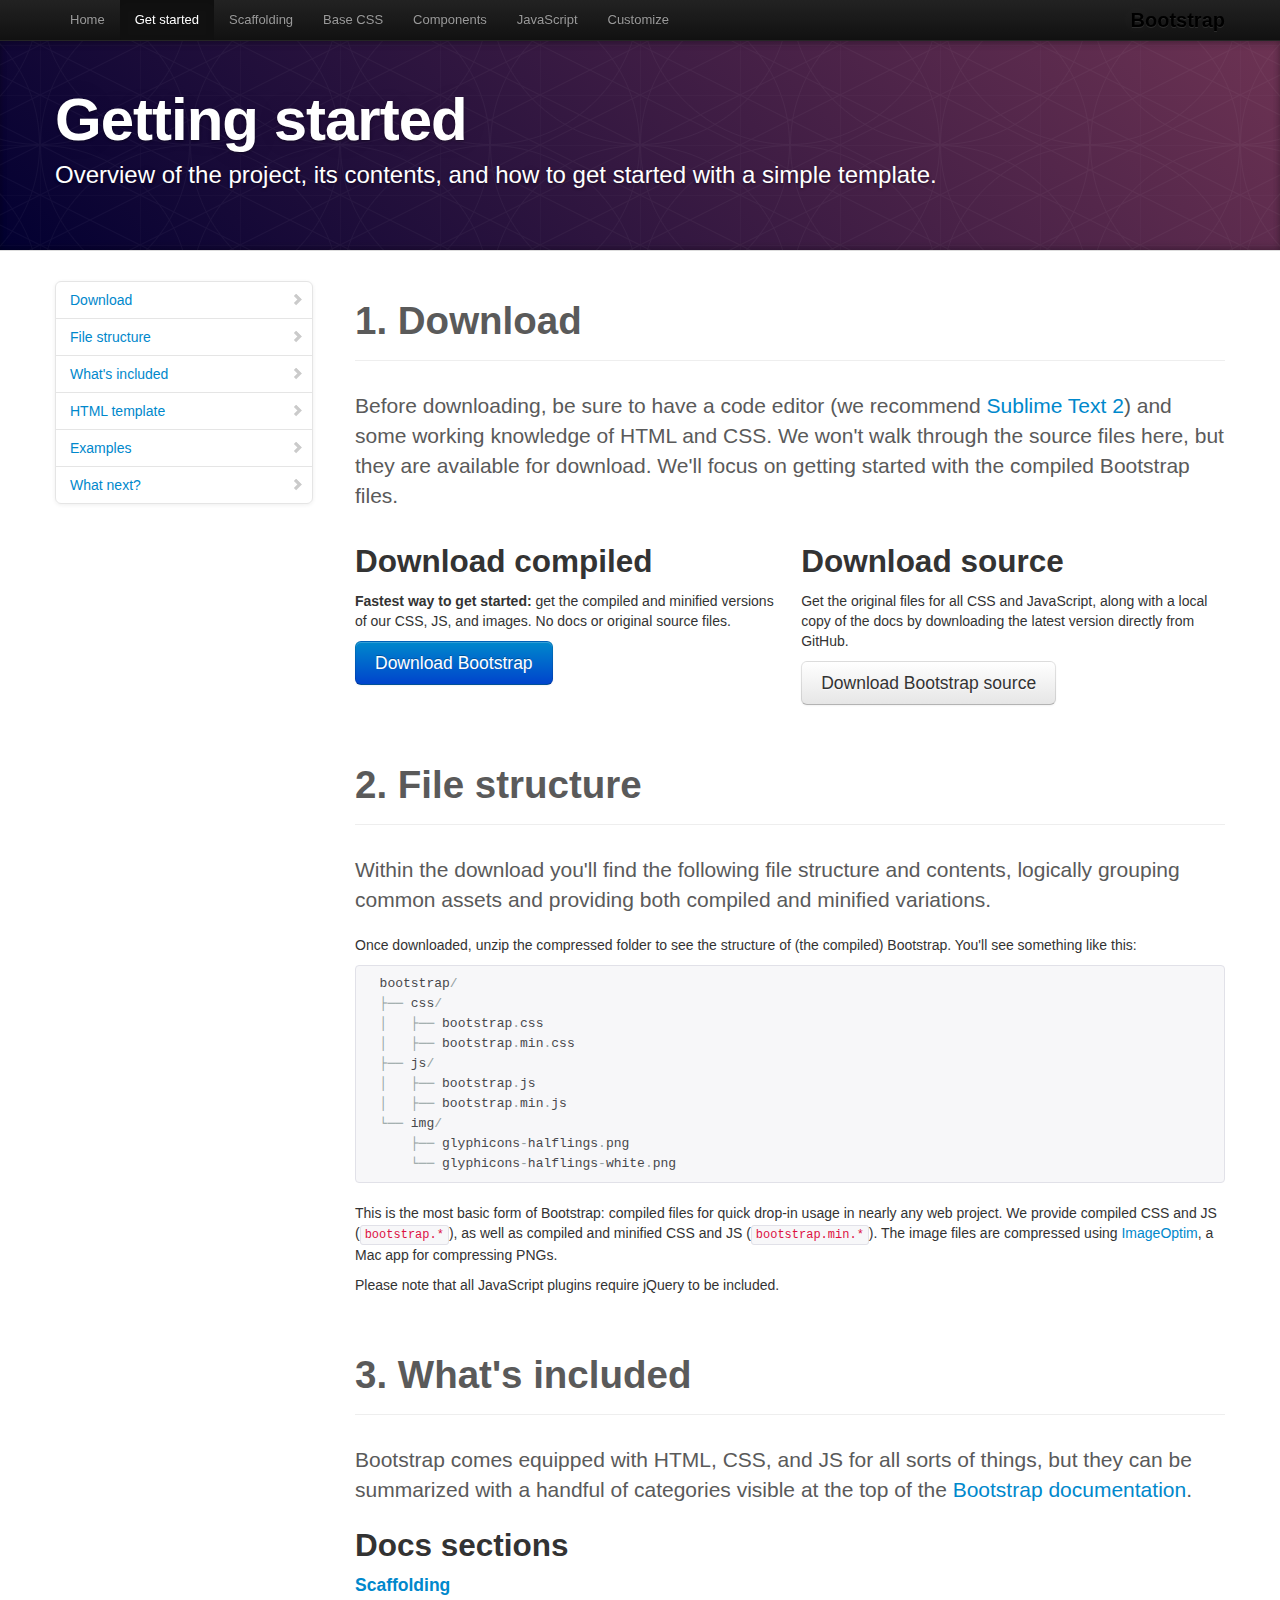
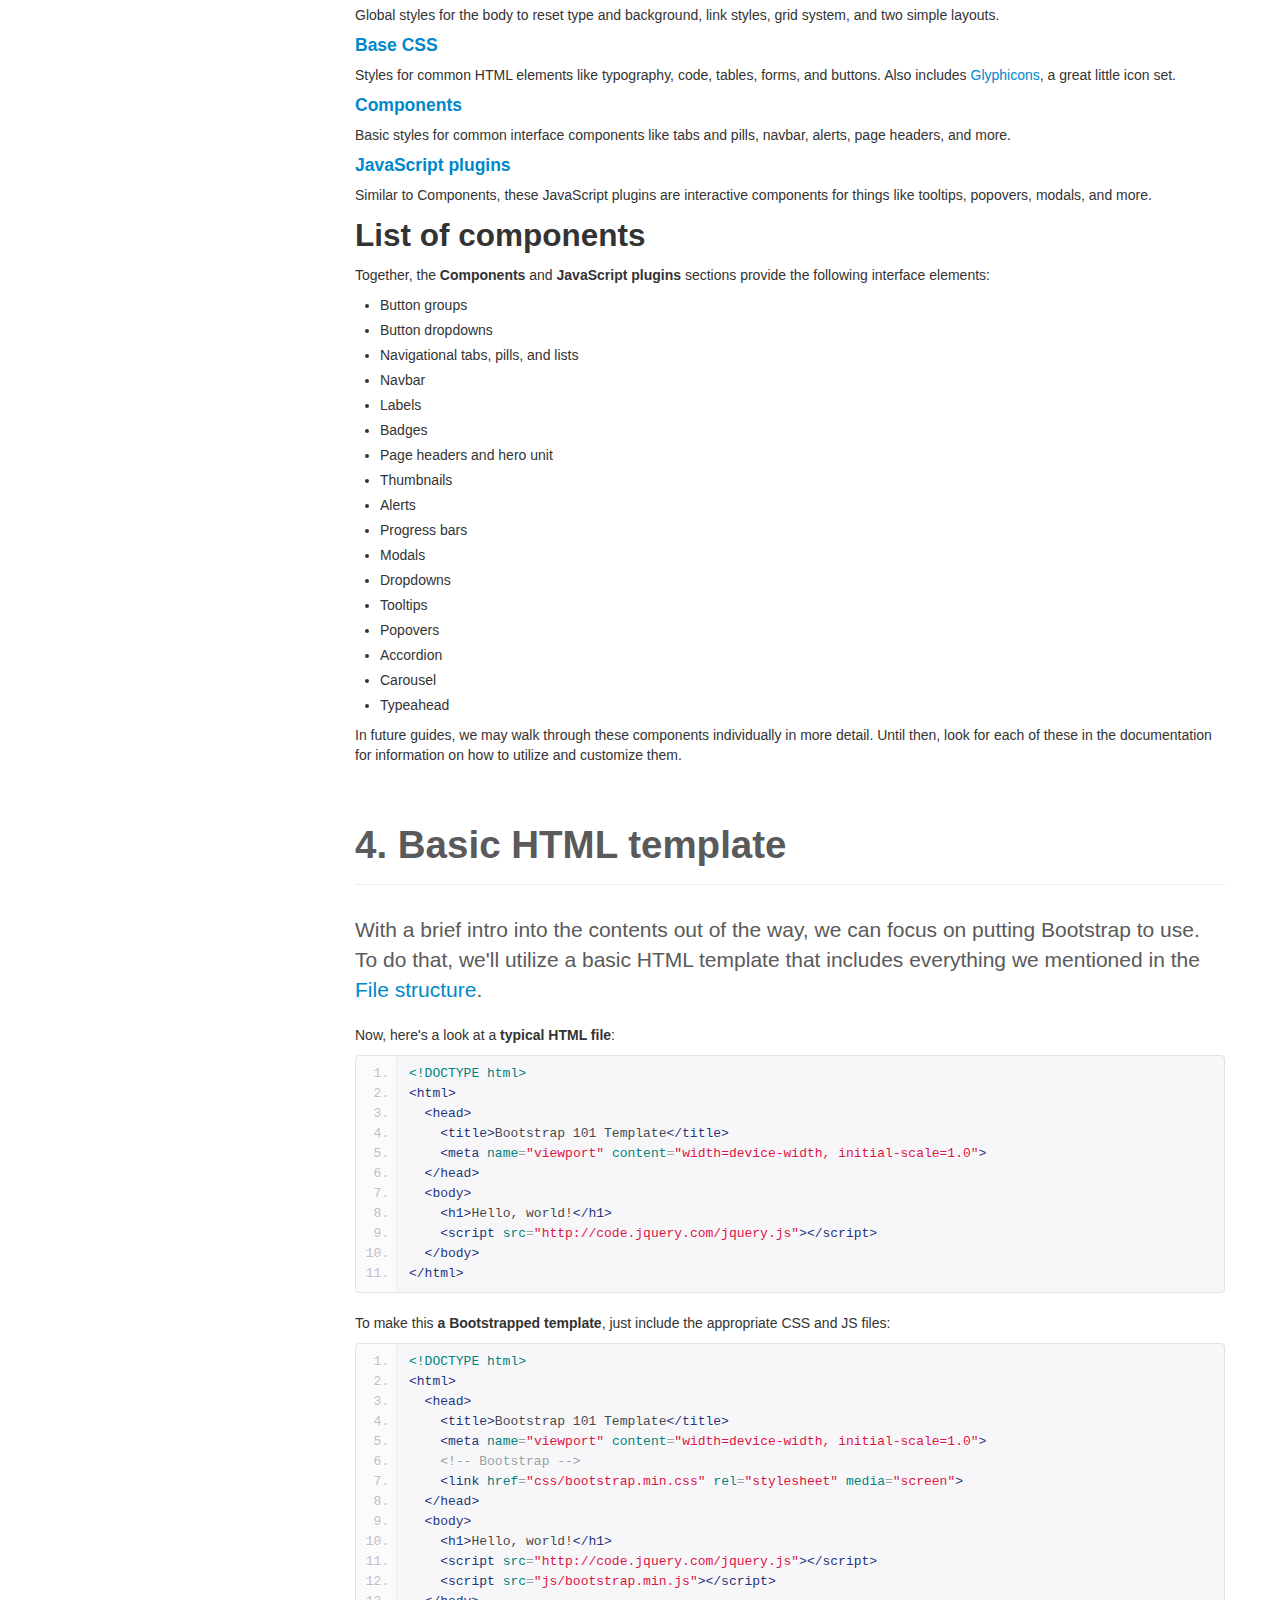
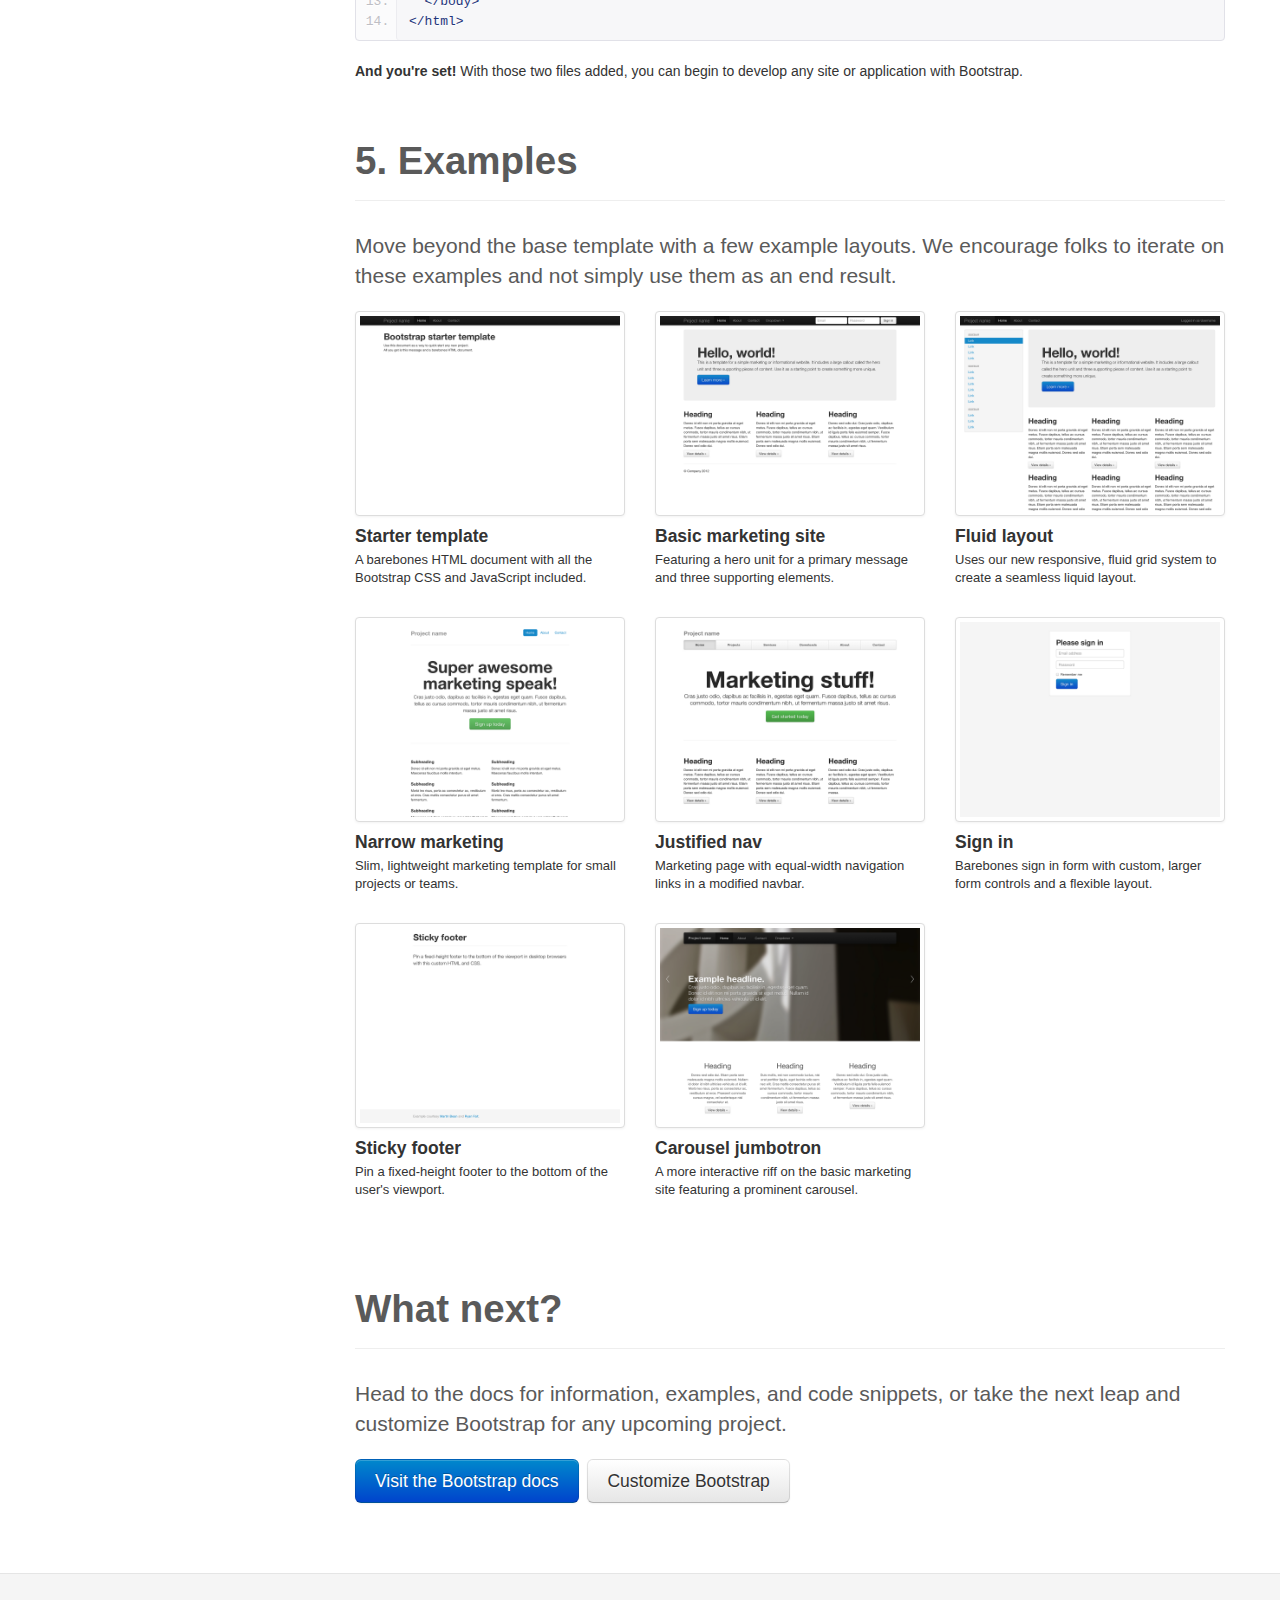
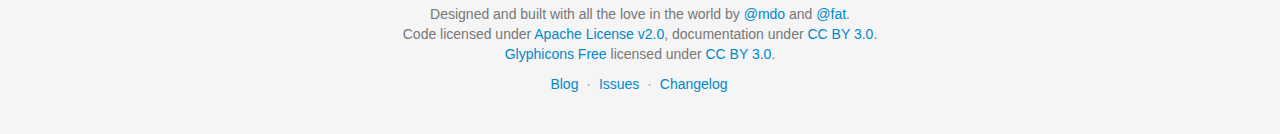
<file: bootstrap/docs/getting-started.html>
<!DOCTYPE html>
<html lang="en">
  <head>
    <meta charset="utf-8">
    <title>Getting · Bootstrap</title>
    <meta name="viewport" content="width=device-width, initial-scale=1.0">
    <meta name="description" content="">
    <meta name="author" content="">

    <!-- Le styles -->
    <link href="assets/css/bootstrap.css" rel="stylesheet">
    <link href="assets/css/bootstrap-responsive.css" rel="stylesheet">
    <link href="assets/css/docs.css" rel="stylesheet">
    <link href="assets/js/google-code-prettify/prettify.css" rel="stylesheet">

    <!-- Le HTML5 shim, for IE6-8 support of HTML5 elements -->
    <!--[if lt IE 9]>
      <script src="assets/js/html5shiv.js"></script>
    <![endif]-->

    <!-- Le fav and touch icons -->
    <link rel="apple-touch-icon-precomposed" sizes="144x144" href="assets/ico/apple-touch-icon-144-precomposed.png">
    <link rel="apple-touch-icon-precomposed" sizes="114x114" href="assets/ico/apple-touch-icon-114-precomposed.png">
      <link rel="apple-touch-icon-precomposed" sizes="72x72" href="assets/ico/apple-touch-icon-72-precomposed.png">
                    <link rel="apple-touch-icon-precomposed" href="assets/ico/apple-touch-icon-57-precomposed.png">
                                   <link rel="shortcut icon" href="assets/ico/favicon.png">

  </head>

  <body data-spy="scroll" data-target=".bs-docs-sidebar">

    <!-- Navbar
    ================================================== -->
    <div class="navbar navbar-inverse navbar-fixed-top">
      <div class="navbar-inner">
        <div class="container">
          <button type="button" class="btn btn-navbar" data-toggle="collapse" data-target=".nav-collapse">
            <span class="icon-bar"></span>
            <span class="icon-bar"></span>
            <span class="icon-bar"></span>
          </button>
          <a class="brand" href="./index.html">Bootstrap</a>
          <div class="nav-collapse collapse">
            <ul class="nav">
              <li class="">
                <a href="./index.html">Home</a>
              </li>
              <li class="active">
                <a href="./getting-started.html">Get started</a>
              </li>
              <li class="">
                <a href="./scaffolding.html">Scaffolding</a>
              </li>
              <li class="">
                <a href="./base-css.html">Base CSS</a>
              </li>
              <li class="">
                <a href="./components.html">Components</a>
              </li>
              <li class="">
                <a href="./javascript.html">JavaScript</a>
              </li>
              <li class="">
                <a href="./customize.html">Customize</a>
              </li>
            </ul>
          </div>
        </div>
      </div>
    </div>

<!-- Subhead
================================================== -->
<header class="jumbotron subhead" id="overview">
  <div class="container">
    <h1>Getting started</h1>
    <p class="lead">Overview of the project, its contents, and how to get started with a simple template.</p>
  </div>
</header>


  <div class="container">

    <!-- Docs nav
    ================================================== -->
    <div class="row">
      <div class="span3 bs-docs-sidebar">
        <ul class="nav nav-list bs-docs-sidenav">
          <li><a href="#download-bootstrap"><i class="icon-chevron-right"></i> Download</a></li>
          <li><a href="#file-structure"><i class="icon-chevron-right"></i> File structure</a></li>
          <li><a href="#contents"><i class="icon-chevron-right"></i> What's included</a></li>
          <li><a href="#html-template"><i class="icon-chevron-right"></i> HTML template</a></li>
          <li><a href="#examples"><i class="icon-chevron-right"></i> Examples</a></li>
          <li><a href="#what-next"><i class="icon-chevron-right"></i> What next?</a></li>
        </ul>
      </div>
      <div class="span9">



        <!-- Download
        ================================================== -->
        <section id="download-bootstrap">
          <div class="page-header">
            <h1>1. Download</h1>
          </div>
          <p class="lead">Before downloading, be sure to have a code editor (we recommend <a href="http://sublimetext.com/2">Sublime Text 2</a>) and some working knowledge of HTML and CSS. We won't walk through the source files here, but they are available for download. We'll focus on getting started with the compiled Bootstrap files.</p>

          <div class="row-fluid">
            <div class="span6">
              <h2>Download compiled</h2>
              <p><strong>Fastest way to get started:</strong> get the compiled and minified versions of our CSS, JS, and images. No docs or original source files.</p>
              <p><a class="btn btn-large btn-primary" href="assets/bootstrap.zip" >Download Bootstrap</a></p>
            </div>
            <div class="span6">
              <h2>Download source</h2>
              <p>Get the original files for all CSS and JavaScript, along with a local copy of the docs by downloading the latest version directly from GitHub.</p>
              <p><a class="btn btn-large" href="https://github.com/twitter/bootstrap/zipball/master" >Download Bootstrap source</a></p>
            </div>
          </div>
        </section>



        <!-- File structure
        ================================================== -->
        <section id="file-structure">
          <div class="page-header">
            <h1>2. File structure</h1>
          </div>
          <p class="lead">Within the download you'll find the following file structure and contents, logically grouping common assets and providing both compiled and minified variations.</p>
          <p>Once downloaded, unzip the compressed folder to see the structure of (the compiled) Bootstrap. You'll see something like this:</p>
<pre class="prettyprint">
  bootstrap/
  ├── css/
  │   ├── bootstrap.css
  │   ├── bootstrap.min.css
  ├── js/
  │   ├── bootstrap.js
  │   ├── bootstrap.min.js
  └── img/
      ├── glyphicons-halflings.png
      └── glyphicons-halflings-white.png
</pre>
          <p>This is the most basic form of Bootstrap: compiled files for quick drop-in usage in nearly any web project. We provide compiled CSS and JS (<code>bootstrap.*</code>), as well as compiled and minified CSS and JS (<code>bootstrap.min.*</code>). The image files are compressed using <a href="http://imageoptim.com/">ImageOptim</a>, a Mac app for compressing PNGs.</p>
          <p>Please note that all JavaScript plugins require jQuery to be included.</p>
        </section>



        <!-- Contents
        ================================================== -->
        <section id="contents">
          <div class="page-header">
            <h1>3. What's included</h1>
          </div>
          <p class="lead">Bootstrap comes equipped with HTML, CSS, and JS for all sorts of things, but they can be summarized with a handful of categories visible at the top of the <a href="http://getbootstrap.com">Bootstrap documentation</a>.</p>

          <h2>Docs sections</h2>
          <h4><a href="http://twitter.github.com/bootstrap/scaffolding.html">Scaffolding</a></h4>
          <p>Global styles for the body to reset type and background, link styles, grid system, and two simple layouts.</p>
          <h4><a href="http://twitter.github.com/bootstrap/base-css.html">Base CSS</a></h4>
          <p>Styles for common HTML elements like typography, code, tables, forms, and buttons. Also includes <a href="http://glyphicons.com">Glyphicons</a>, a great little icon set.</p>
          <h4><a href="http://twitter.github.com/bootstrap/components.html">Components</a></h4>
          <p>Basic styles for common interface components like tabs and pills, navbar, alerts, page headers, and more.</p>
          <h4><a href="http://twitter.github.com/bootstrap/javascript.html">JavaScript plugins</a></h4>
          <p>Similar to Components, these JavaScript plugins are interactive components for things like tooltips, popovers, modals, and more.</p>

          <h2>List of components</h2>
          <p>Together, the <strong>Components</strong> and <strong>JavaScript plugins</strong> sections provide the following interface elements:</p>
          <ul>
            <li>Button groups</li>
            <li>Button dropdowns</li>
            <li>Navigational tabs, pills, and lists</li>
            <li>Navbar</li>
            <li>Labels</li>
            <li>Badges</li>
            <li>Page headers and hero unit</li>
            <li>Thumbnails</li>
            <li>Alerts</li>
            <li>Progress bars</li>
            <li>Modals</li>
            <li>Dropdowns</li>
            <li>Tooltips</li>
            <li>Popovers</li>
            <li>Accordion</li>
            <li>Carousel</li>
            <li>Typeahead</li>
          </ul>
          <p>In future guides, we may walk through these components individually in more detail. Until then, look for each of these in the documentation for information on how to utilize and customize them.</p>
        </section>



        <!-- HTML template
        ================================================== -->
        <section id="html-template">
          <div class="page-header">
            <h1>4. Basic HTML template</h1>
          </div>
          <p class="lead">With a brief intro into the contents out of the way, we can focus on putting Bootstrap to use. To do that, we'll utilize a basic HTML template that includes everything we mentioned in the <a href="./getting-started.html#file-structure">File structure</a>.</p>
          <p>Now, here's a look at a <strong>typical HTML file</strong>:</p>
<pre class="prettyprint linenums">
&lt;!DOCTYPE html&gt;
&lt;html&gt;
  &lt;head&gt;
    &lt;title&gt;Bootstrap 101 Template&lt;/title&gt;
    &lt;meta name="viewport" content="width=device-width, initial-scale=1.0"&gt;
  &lt;/head&gt;
  &lt;body&gt;
    &lt;h1&gt;Hello, world!&lt;/h1&gt;
    &lt;script src="http://code.jquery.com/jquery.js"&gt;&lt;/script&gt;
  &lt;/body&gt;
&lt;/html&gt;
</pre>
          <p>To make this <strong>a Bootstrapped template</strong>, just include the appropriate CSS and JS files:</p>
<pre class="prettyprint linenums">
&lt;!DOCTYPE html&gt;
&lt;html&gt;
  &lt;head&gt;
    &lt;title&gt;Bootstrap 101 Template&lt;/title&gt;
    &lt;meta name="viewport" content="width=device-width, initial-scale=1.0"&gt;
    &lt;!-- Bootstrap --&gt;
    &lt;link href="css/bootstrap.min.css" rel="stylesheet" media="screen"&gt;
  &lt;/head&gt;
  &lt;body&gt;
    &lt;h1&gt;Hello, world!&lt;/h1&gt;
    &lt;script src="http://code.jquery.com/jquery.js"&gt;&lt;/script&gt;
    &lt;script src="js/bootstrap.min.js"&gt;&lt;/script&gt;
  &lt;/body&gt;
&lt;/html&gt;
</pre>
          <p><strong>And you're set!</strong> With those two files added, you can begin to develop any site or application with Bootstrap.</p>
        </section>



        <!-- Examples
        ================================================== -->
        <section id="examples">
          <div class="page-header">
            <h1>5. Examples</h1>
          </div>
          <p class="lead">Move beyond the base template with a few example layouts. We encourage folks to iterate on these examples and not simply use them as an end result.</p>
          <ul class="thumbnails bootstrap-examples">
            <li class="span3">
              <a class="thumbnail" href="examples/starter-template.html">
                <img src="assets/img/examples/bootstrap-example-starter.png" alt="">
              </a>
              <h4>Starter template</h4>
              <p>A barebones HTML document with all the Bootstrap CSS and JavaScript included.</p>
            </li>
            <li class="span3">
              <a class="thumbnail" href="examples/hero.html">
                <img src="assets/img/examples/bootstrap-example-marketing.png" alt="">
              </a>
              <h4>Basic marketing site</h4>
              <p>Featuring a hero unit for a primary message and three supporting elements.</p>
            </li>
            <li class="span3">
              <a class="thumbnail" href="examples/fluid.html">
                <img src="assets/img/examples/bootstrap-example-fluid.png" alt="">
              </a>
              <h4>Fluid layout</h4>
              <p>Uses our new responsive, fluid grid system to create a seamless liquid layout.</p>
            </li>

            <li class="span3">
              <a class="thumbnail" href="examples/marketing-narrow.html">
                <img src="assets/img/examples/bootstrap-example-marketing-narrow.png" alt="">
              </a>
              <h4>Narrow marketing</h4>
              <p>Slim, lightweight marketing template for small projects or teams.</p>
            </li>
            <li class="span3">
              <a class="thumbnail" href="examples/justified-nav.html">
                <img src="assets/img/examples/bootstrap-example-justified-nav.png" alt="">
              </a>
              <h4>Justified nav</h4>
              <p>Marketing page with equal-width navigation links in a modified navbar.</p>
            </li>
            <li class="span3">
              <a class="thumbnail" href="examples/signin.html">
                <img src="assets/img/examples/bootstrap-example-signin.png" alt="">
              </a>
              <h4>Sign in</h4>
              <p>Barebones sign in form with custom, larger form controls and a flexible layout.</p>
            </li>

            <li class="span3">
              <a class="thumbnail" href="examples/sticky-footer.html">
                <img src="assets/img/examples/bootstrap-example-sticky-footer.png" alt="">
              </a>
              <h4>Sticky footer</h4>
              <p>Pin a fixed-height footer to the bottom of the user's viewport.</p>
            </li>
            <li class="span3">
              <a class="thumbnail" href="examples/carousel.html">
                <img src="assets/img/examples/bootstrap-example-carousel.png" alt="">
              </a>
              <h4>Carousel jumbotron</h4>
              <p>A more interactive riff on the basic marketing site featuring a prominent carousel.</p>
            </li>
          </ul>
        </section>




        <!-- Next
        ================================================== -->
        <section id="what-next">
          <div class="page-header">
            <h1>What next?</h1>
          </div>
          <p class="lead">Head to the docs for information, examples, and code snippets, or take the next leap and customize Bootstrap for any upcoming project.</p>
          <a class="btn btn-large btn-primary" href="./scaffolding.html" >Visit the Bootstrap docs</a>
          <a class="btn btn-large" href="./customize.html" style="margin-left: 5px;" >Customize Bootstrap</a>
        </section>




      </div>
    </div>

  </div>



    <!-- Footer
    ================================================== -->
    <footer class="footer">
      <div class="container">
        <p>Designed and built with all the love in the world by <a href="http://twitter.com/mdo" target="_blank">@mdo</a> and <a href="http://twitter.com/fat" target="_blank">@fat</a>.</p>
        <p>Code licensed under <a href="http://www.apache.org/licenses/LICENSE-2.0" target="_blank">Apache License v2.0</a>, documentation under <a href="http://creativecommons.org/licenses/by/3.0/">CC BY 3.0</a>.</p>
        <p><a href="http://glyphicons.com">Glyphicons Free</a> licensed under <a href="http://creativecommons.org/licenses/by/3.0/">CC BY 3.0</a>.</p>
        <ul class="footer-links">
          <li><a href="http://blog.getbootstrap.com">Blog</a></li>
          <li class="muted">&middot;</li>
          <li><a href="https://github.com/twitter/bootstrap/issues?state=open">Issues</a></li>
          <li class="muted">&middot;</li>
          <li><a href="https://github.com/twitter/bootstrap/blob/master/CHANGELOG.md">Changelog</a></li>
        </ul>
      </div>
    </footer>



    <!-- Le javascript
    ================================================== -->
    <!-- Placed at the end of the document so the pages load faster -->
    <script type="text/javascript" src="http://platform.twitter.com/widgets.js"></script>
    <script src="assets/js/jquery.js"></script>
    <script src="assets/js/bootstrap-transition.js"></script>
    <script src="assets/js/bootstrap-alert.js"></script>
    <script src="assets/js/bootstrap-modal.js"></script>
    <script src="assets/js/bootstrap-dropdown.js"></script>
    <script src="assets/js/bootstrap-scrollspy.js"></script>
    <script src="assets/js/bootstrap-tab.js"></script>
    <script src="assets/js/bootstrap-tooltip.js"></script>
    <script src="assets/js/bootstrap-popover.js"></script>
    <script src="assets/js/bootstrap-button.js"></script>
    <script src="assets/js/bootstrap-collapse.js"></script>
    <script src="assets/js/bootstrap-carousel.js"></script>
    <script src="assets/js/bootstrap-typeahead.js"></script>
    <script src="assets/js/bootstrap-affix.js"></script>

    <script src="assets/js/holder/holder.js"></script>
    <script src="assets/js/google-code-prettify/prettify.js"></script>

    <script src="assets/js/application.js"></script>



  </body>
</html>
</file>
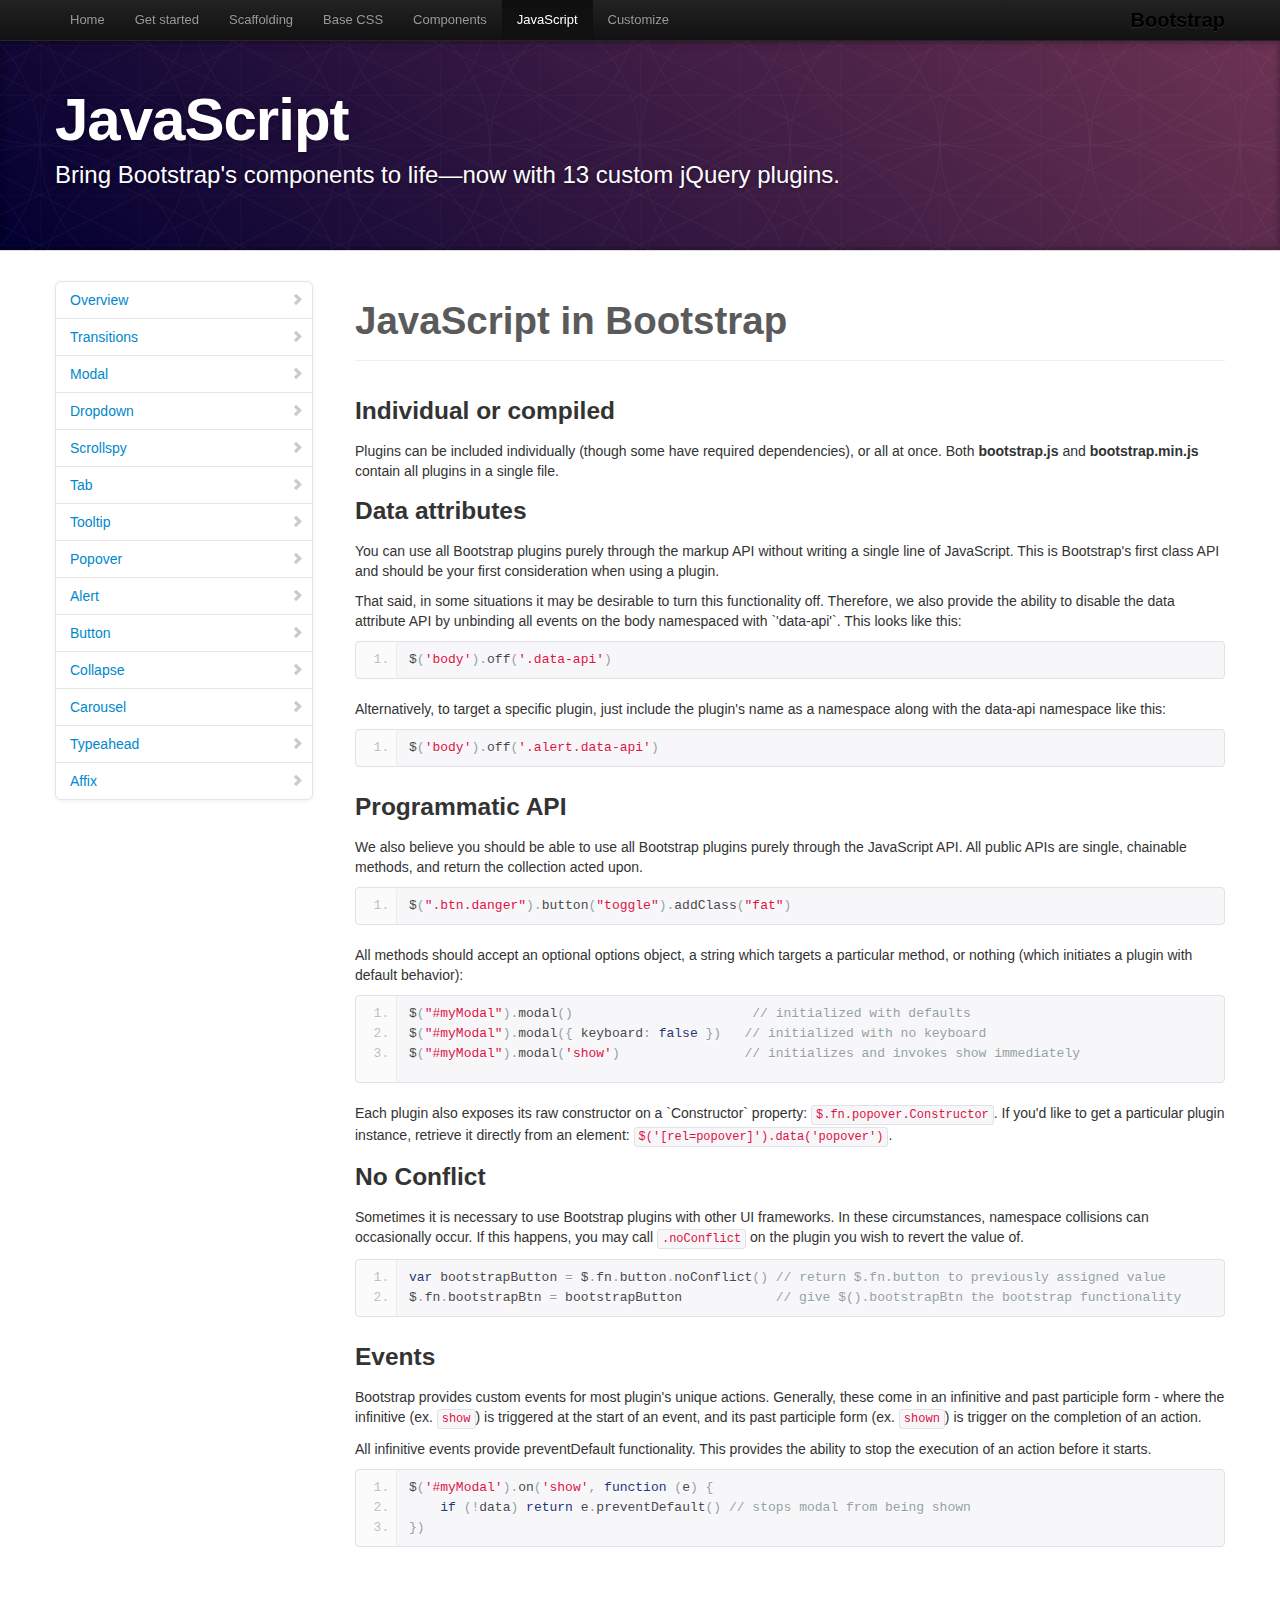
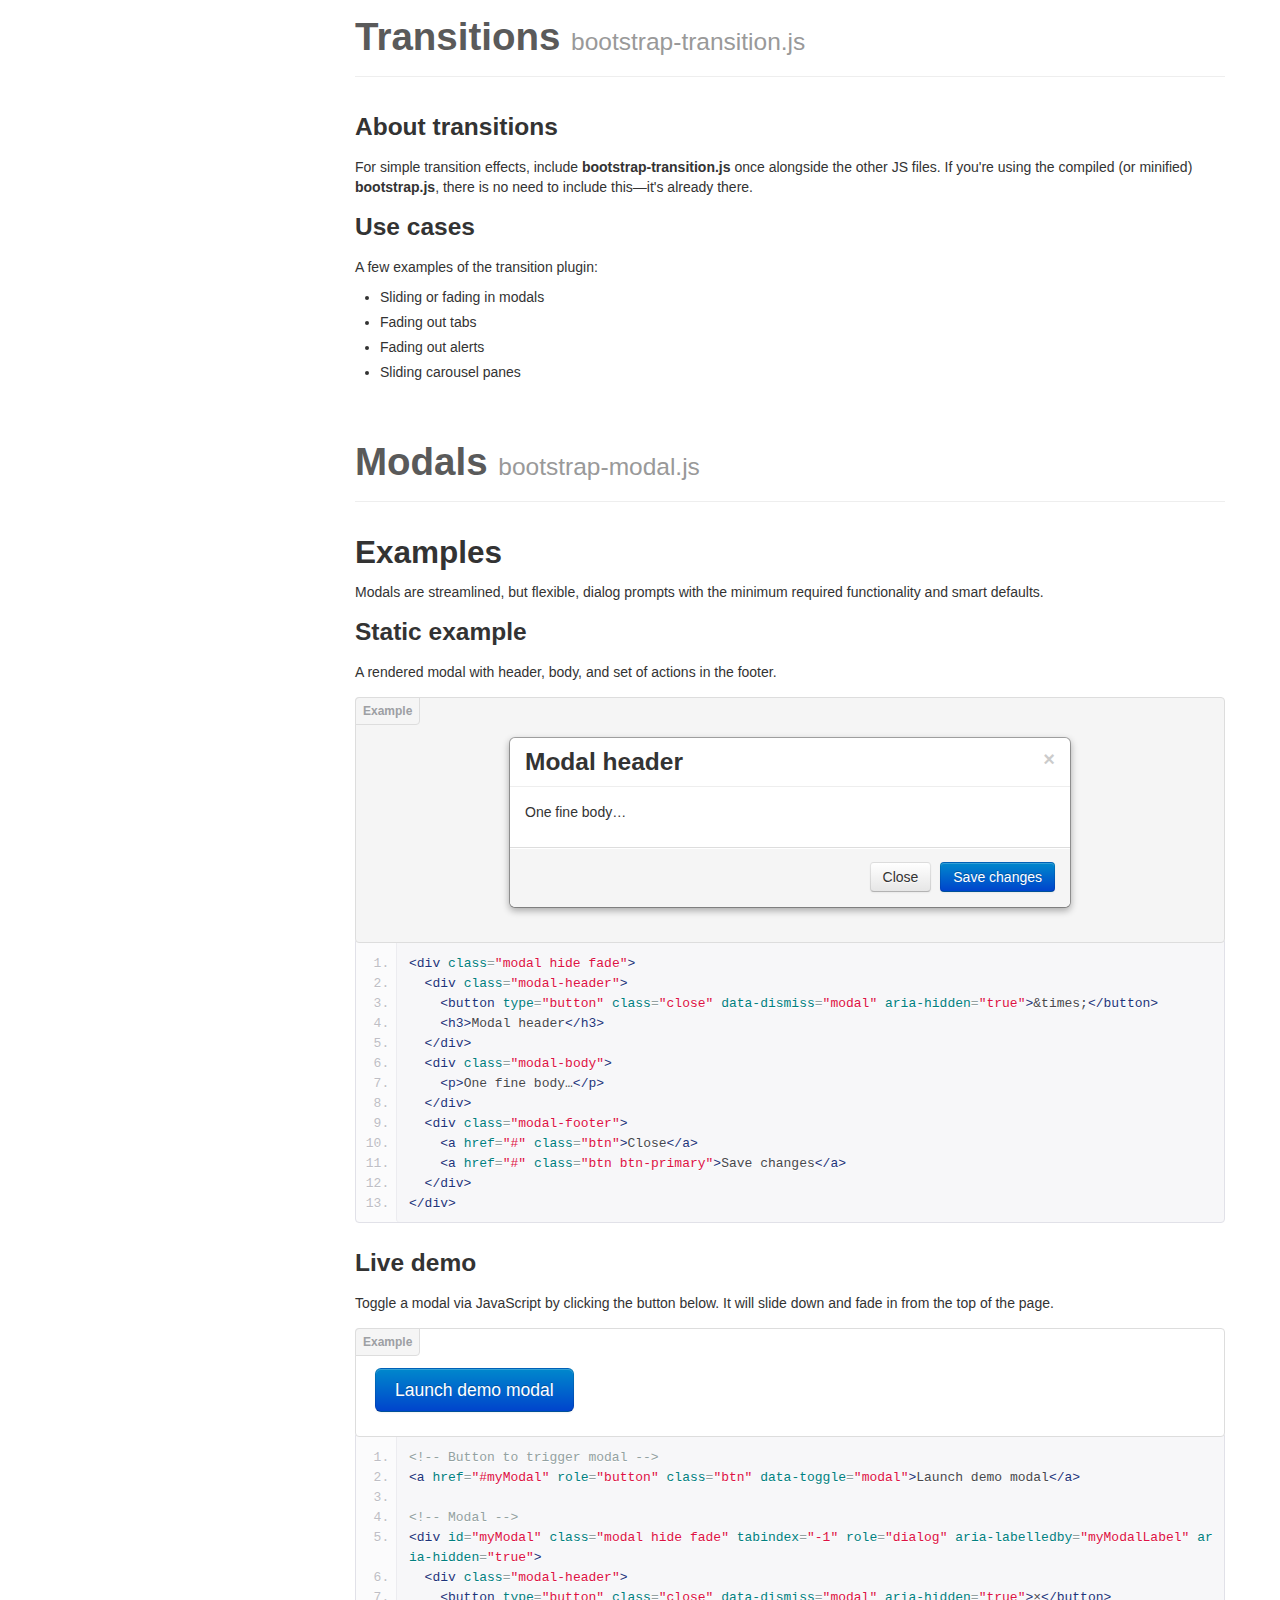
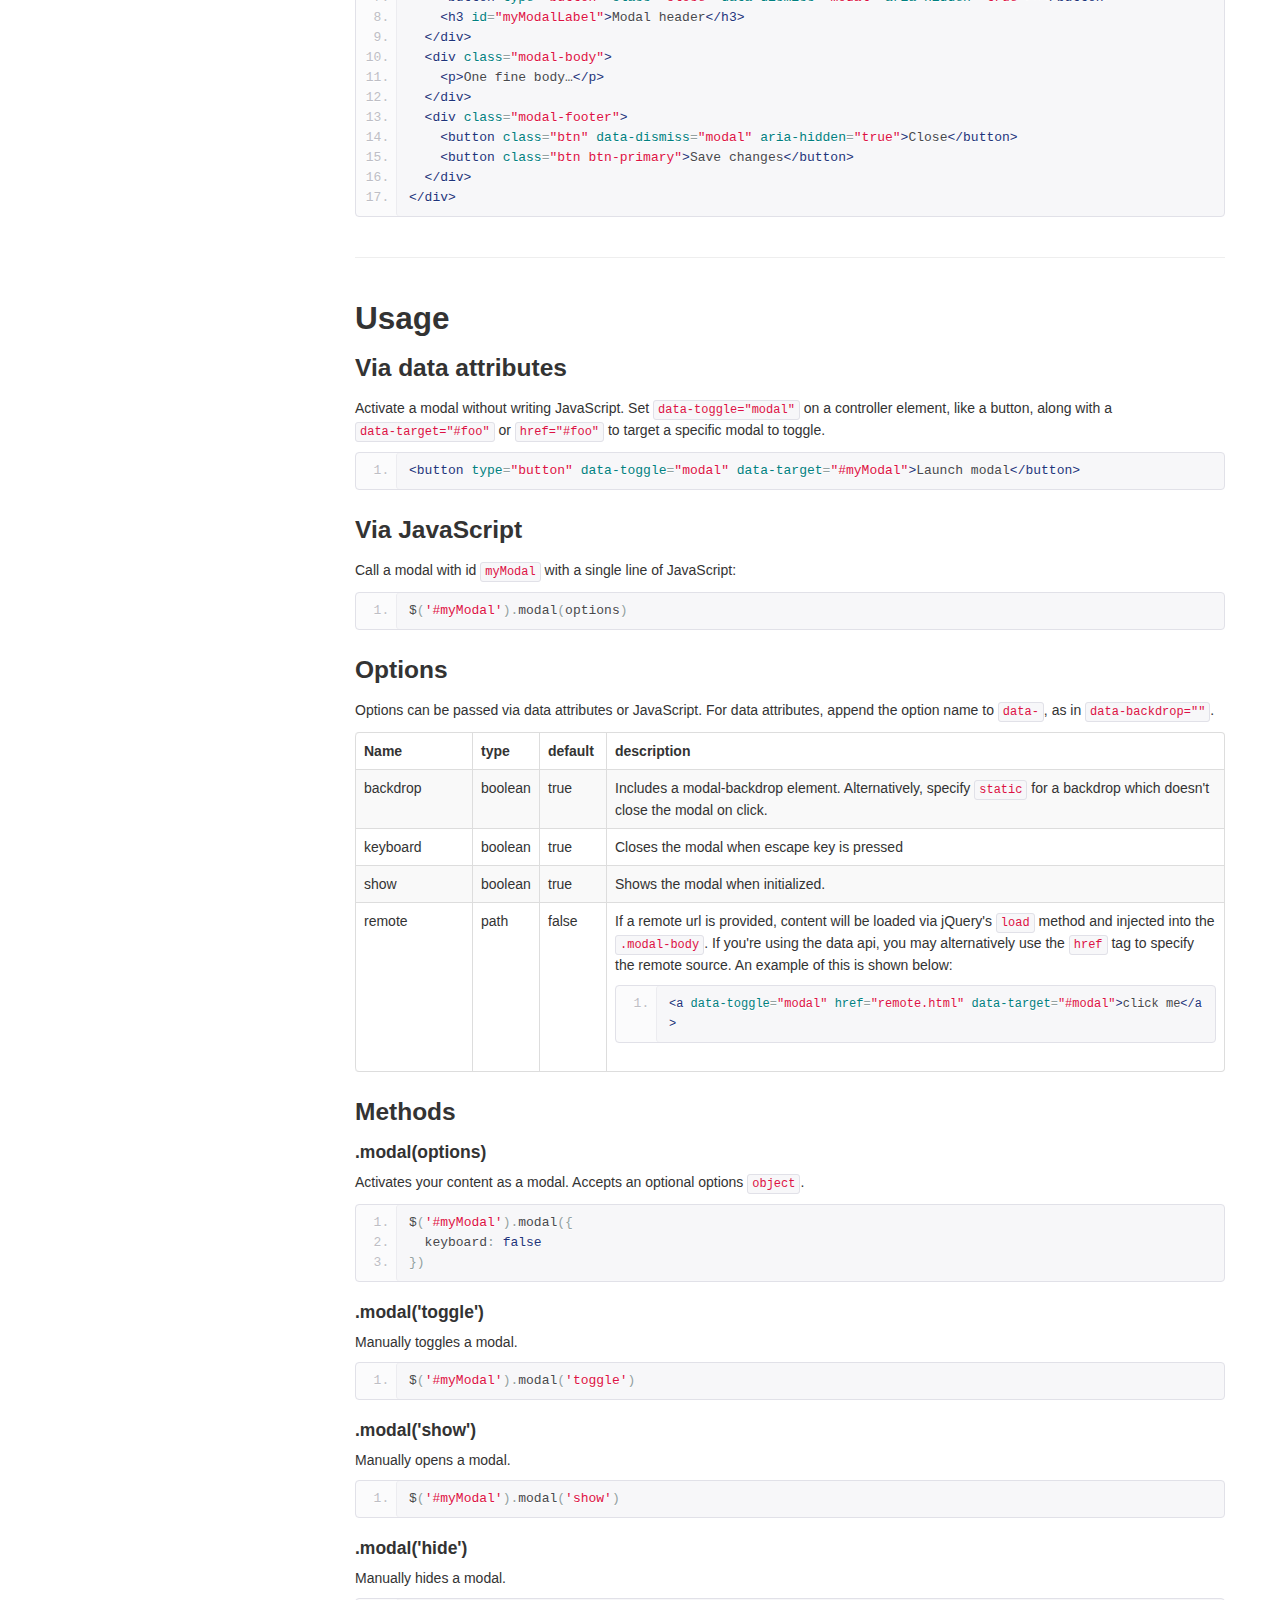
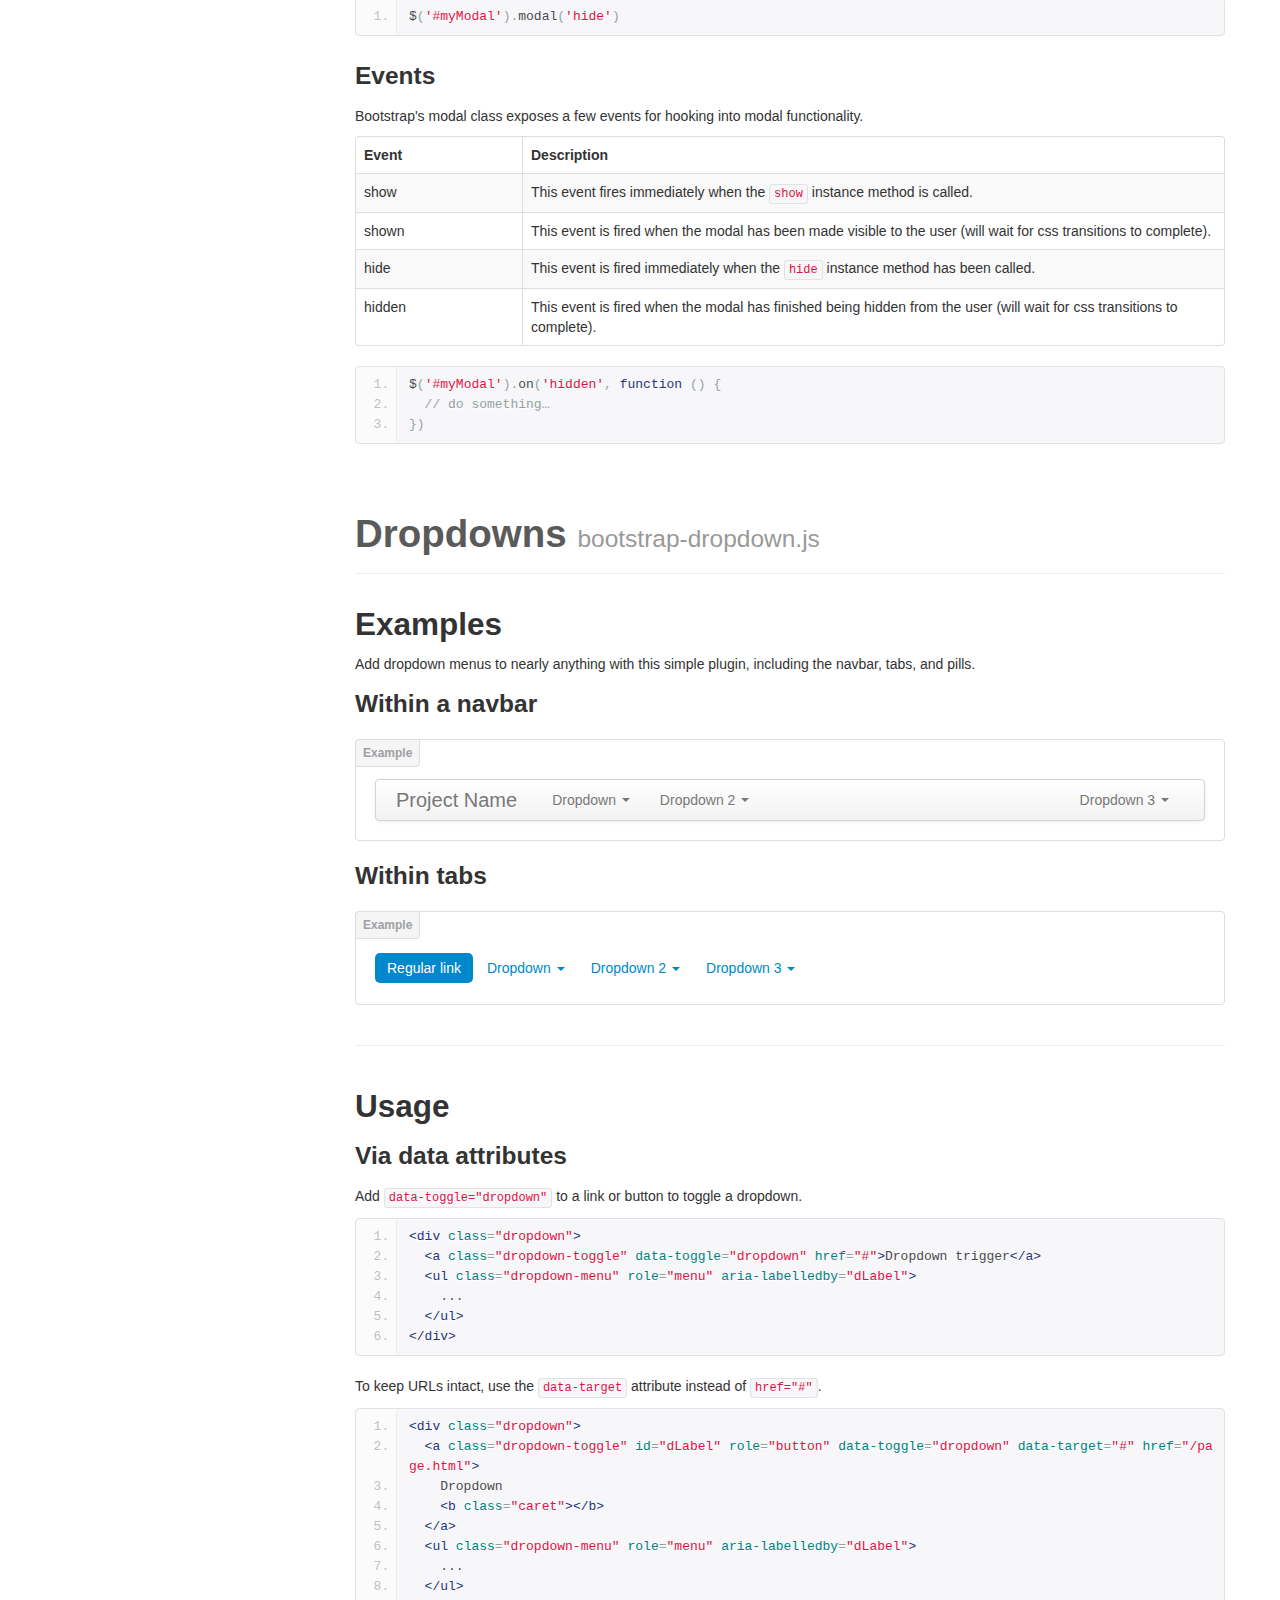
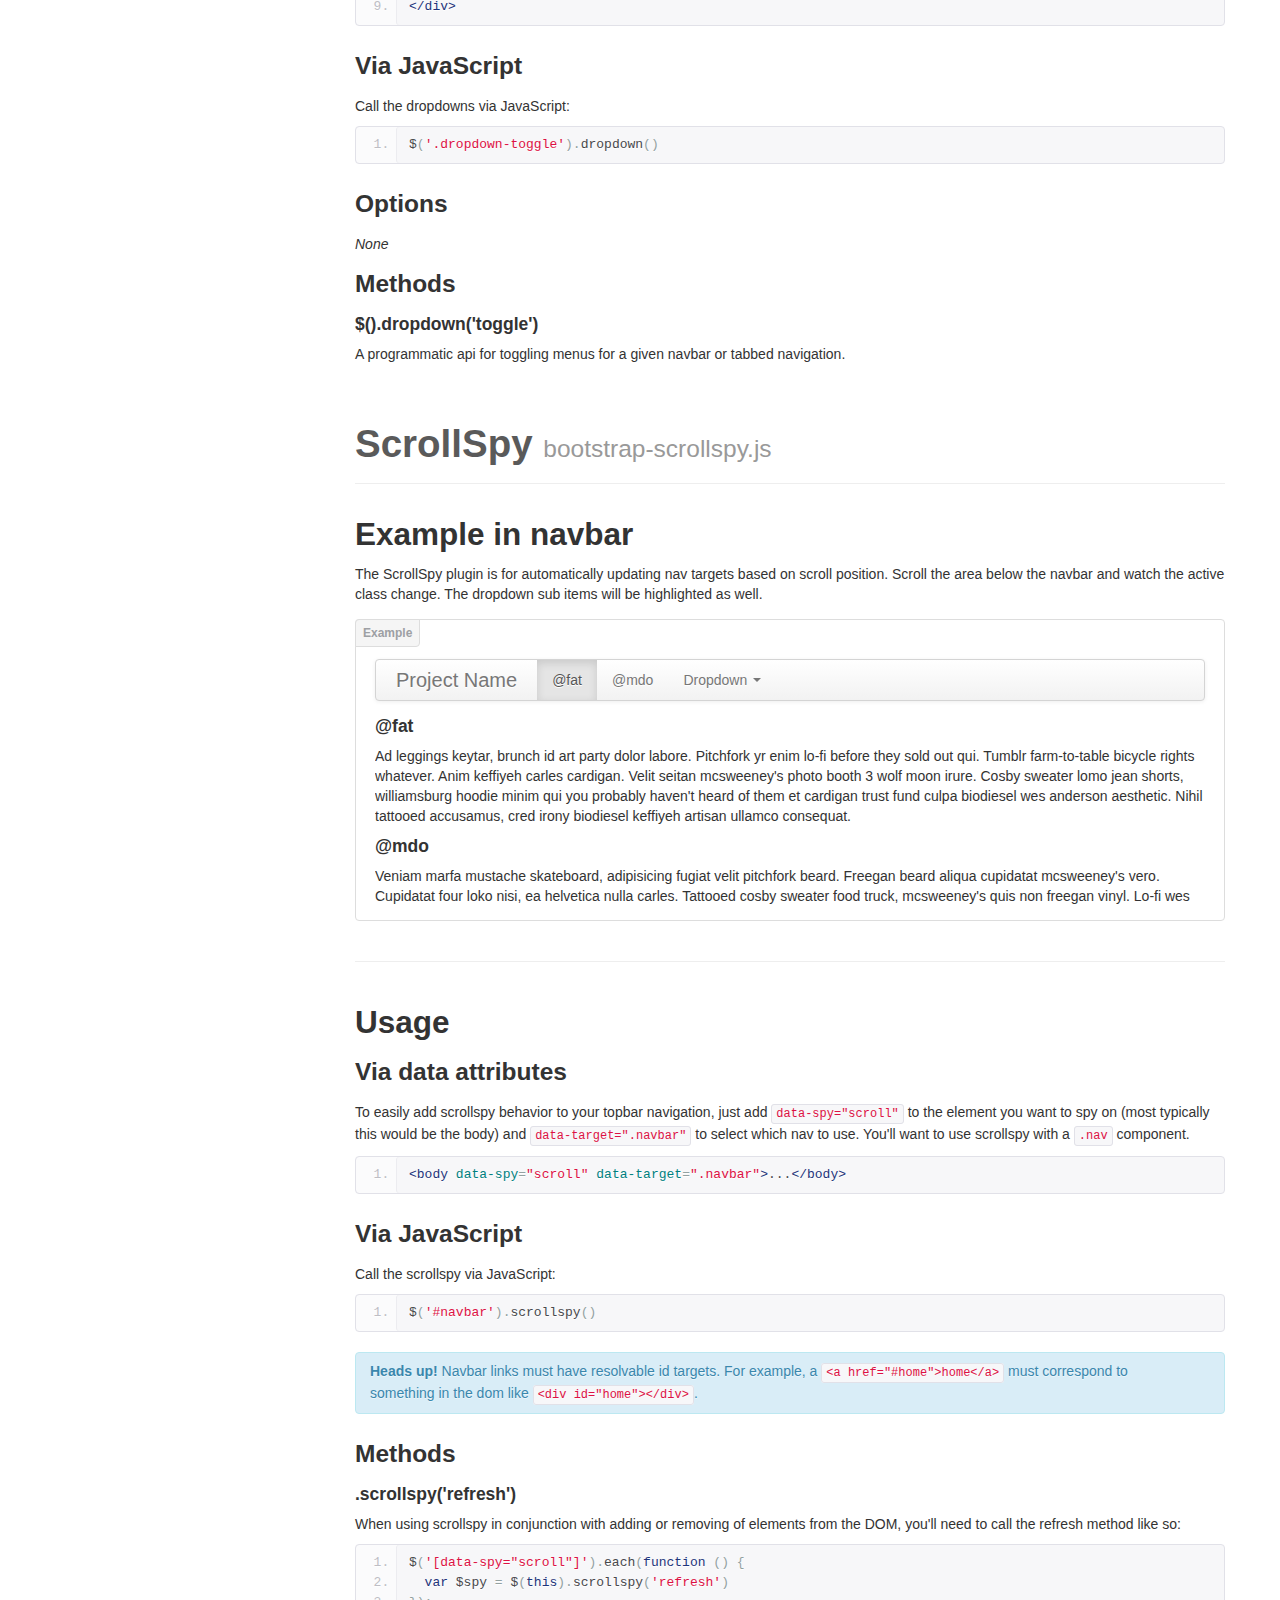
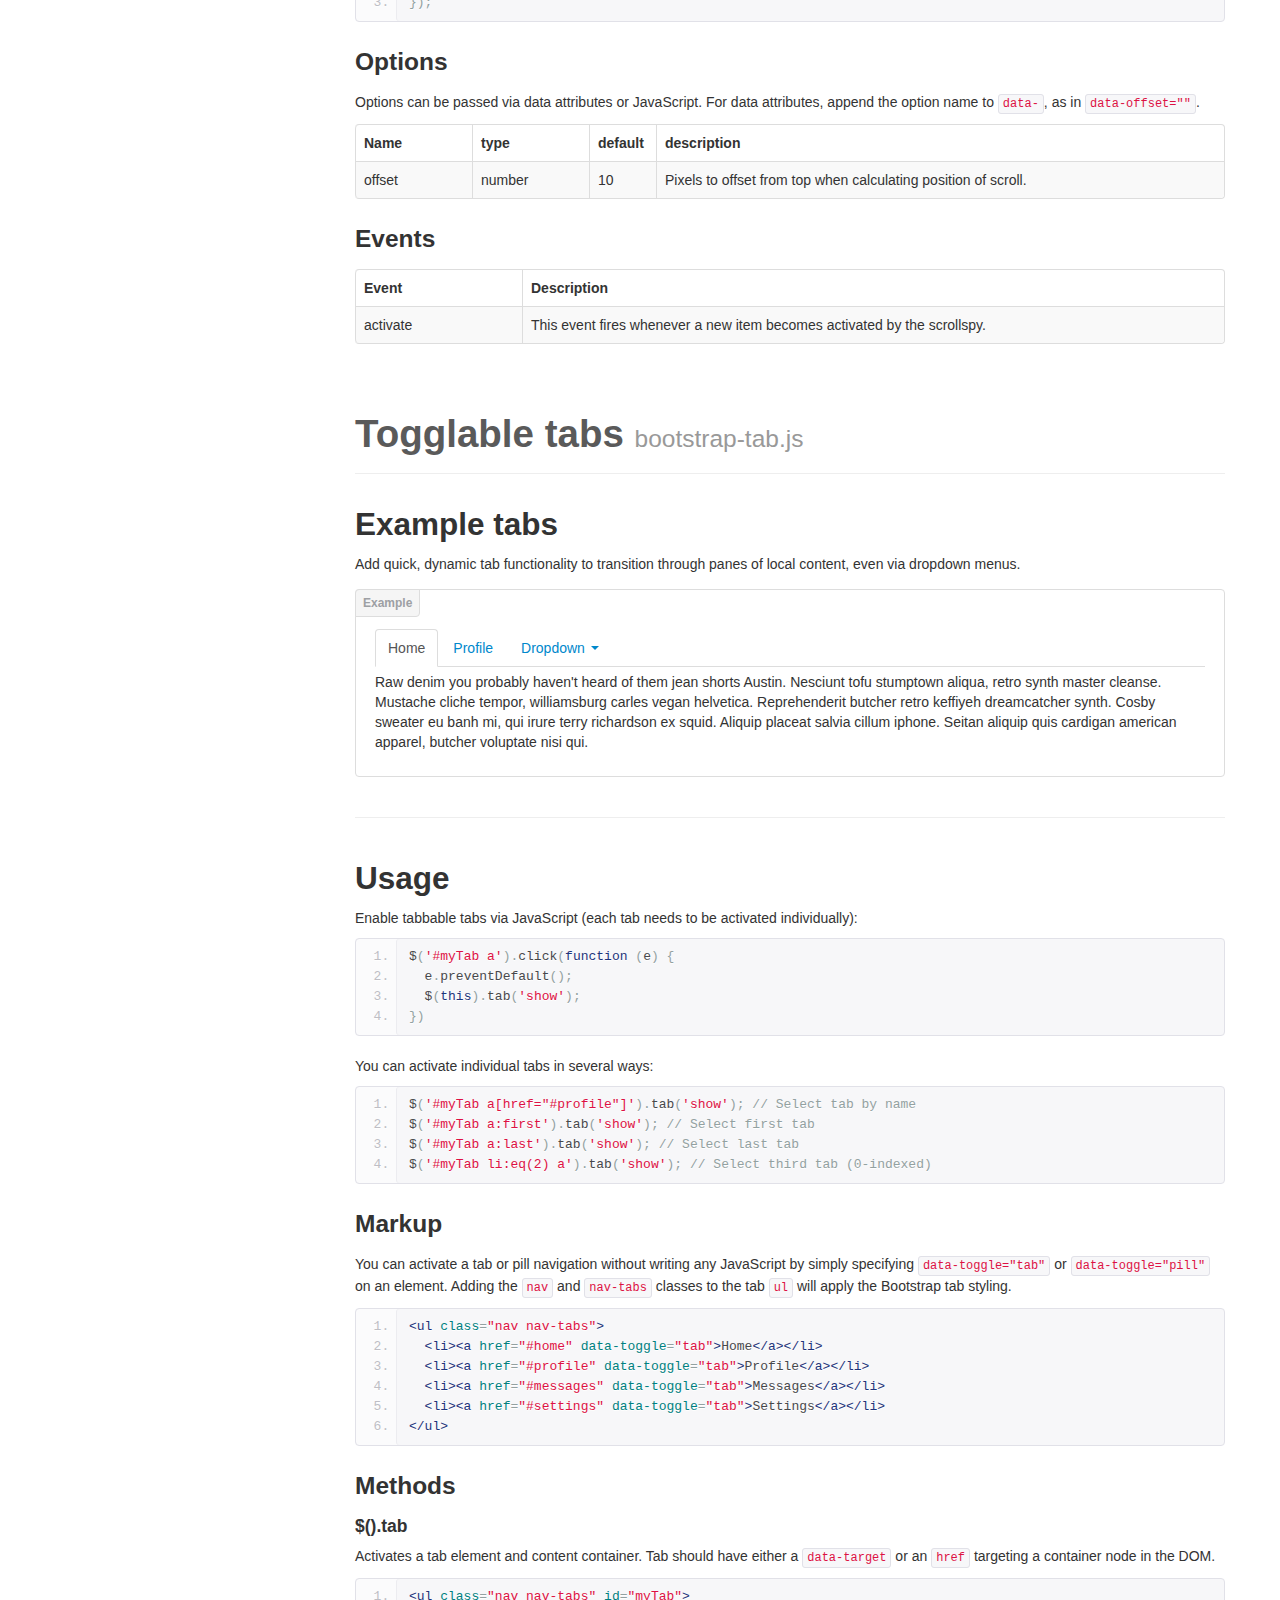
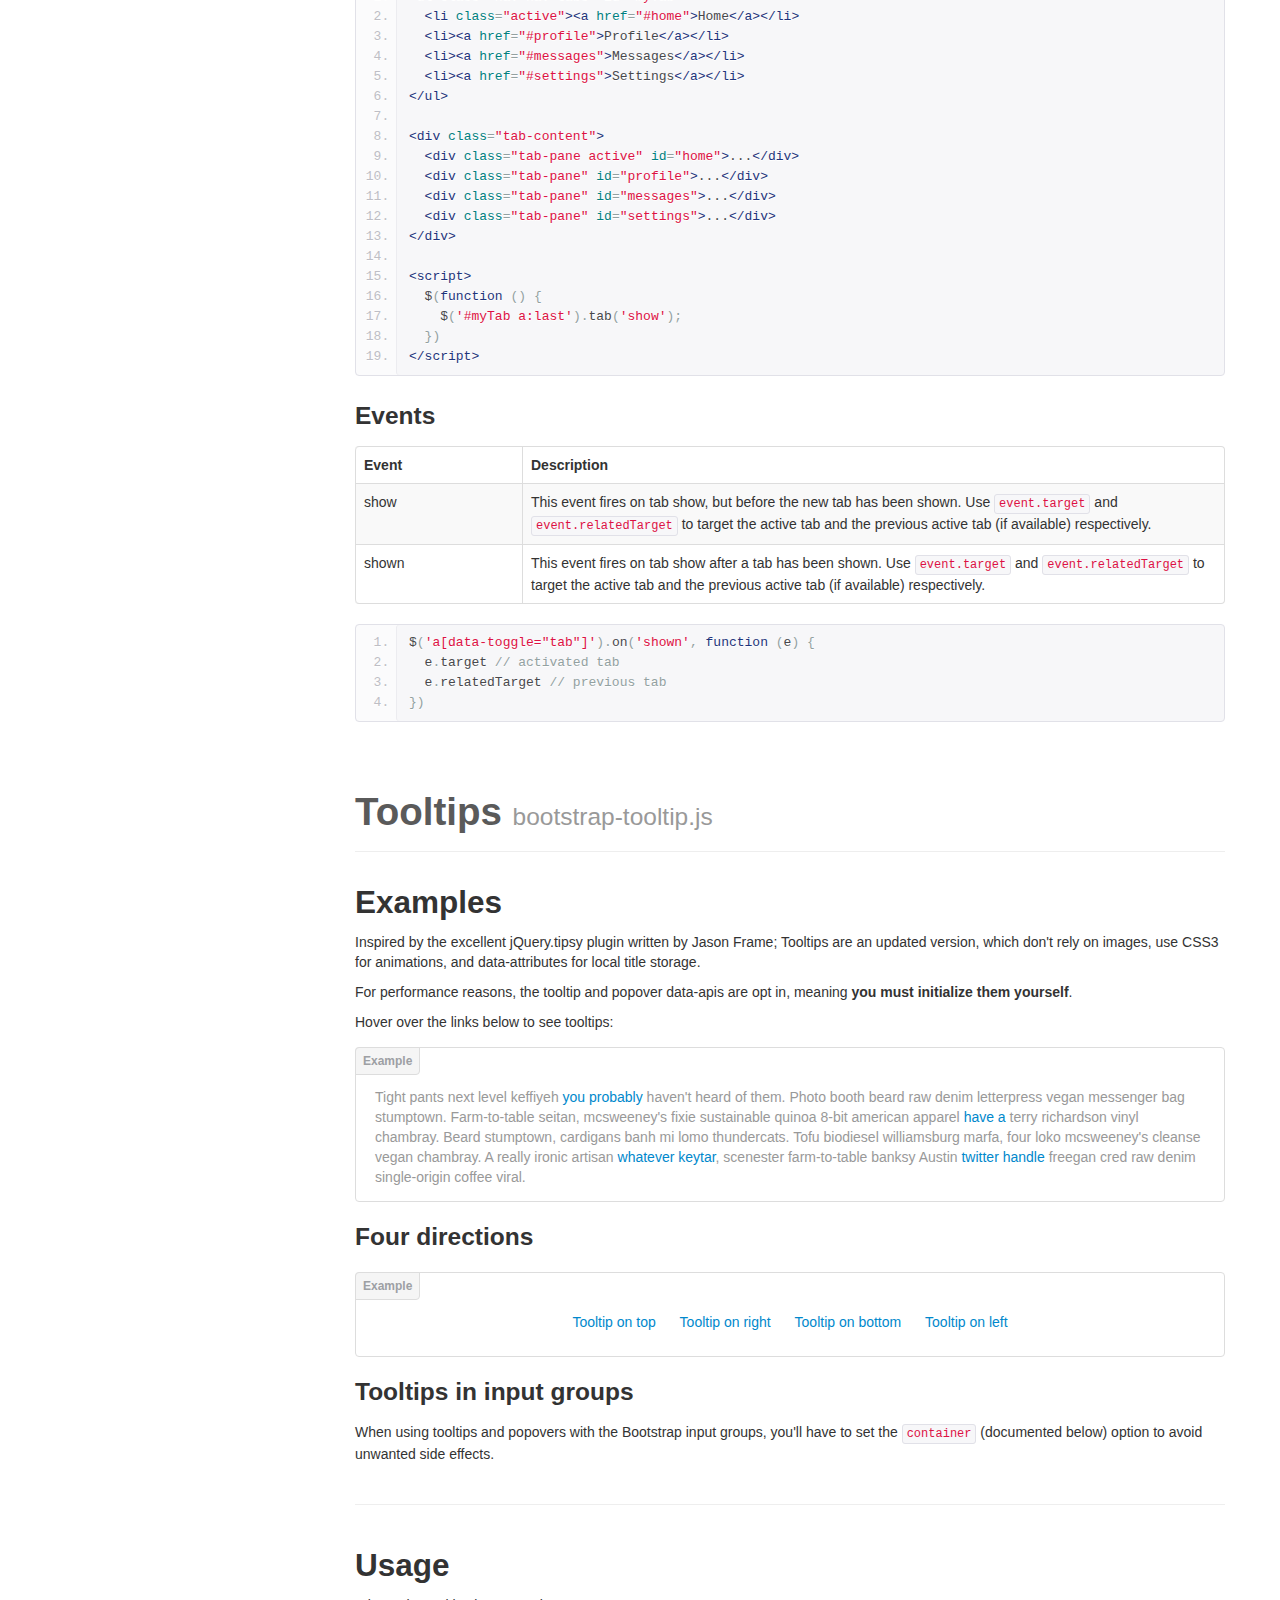
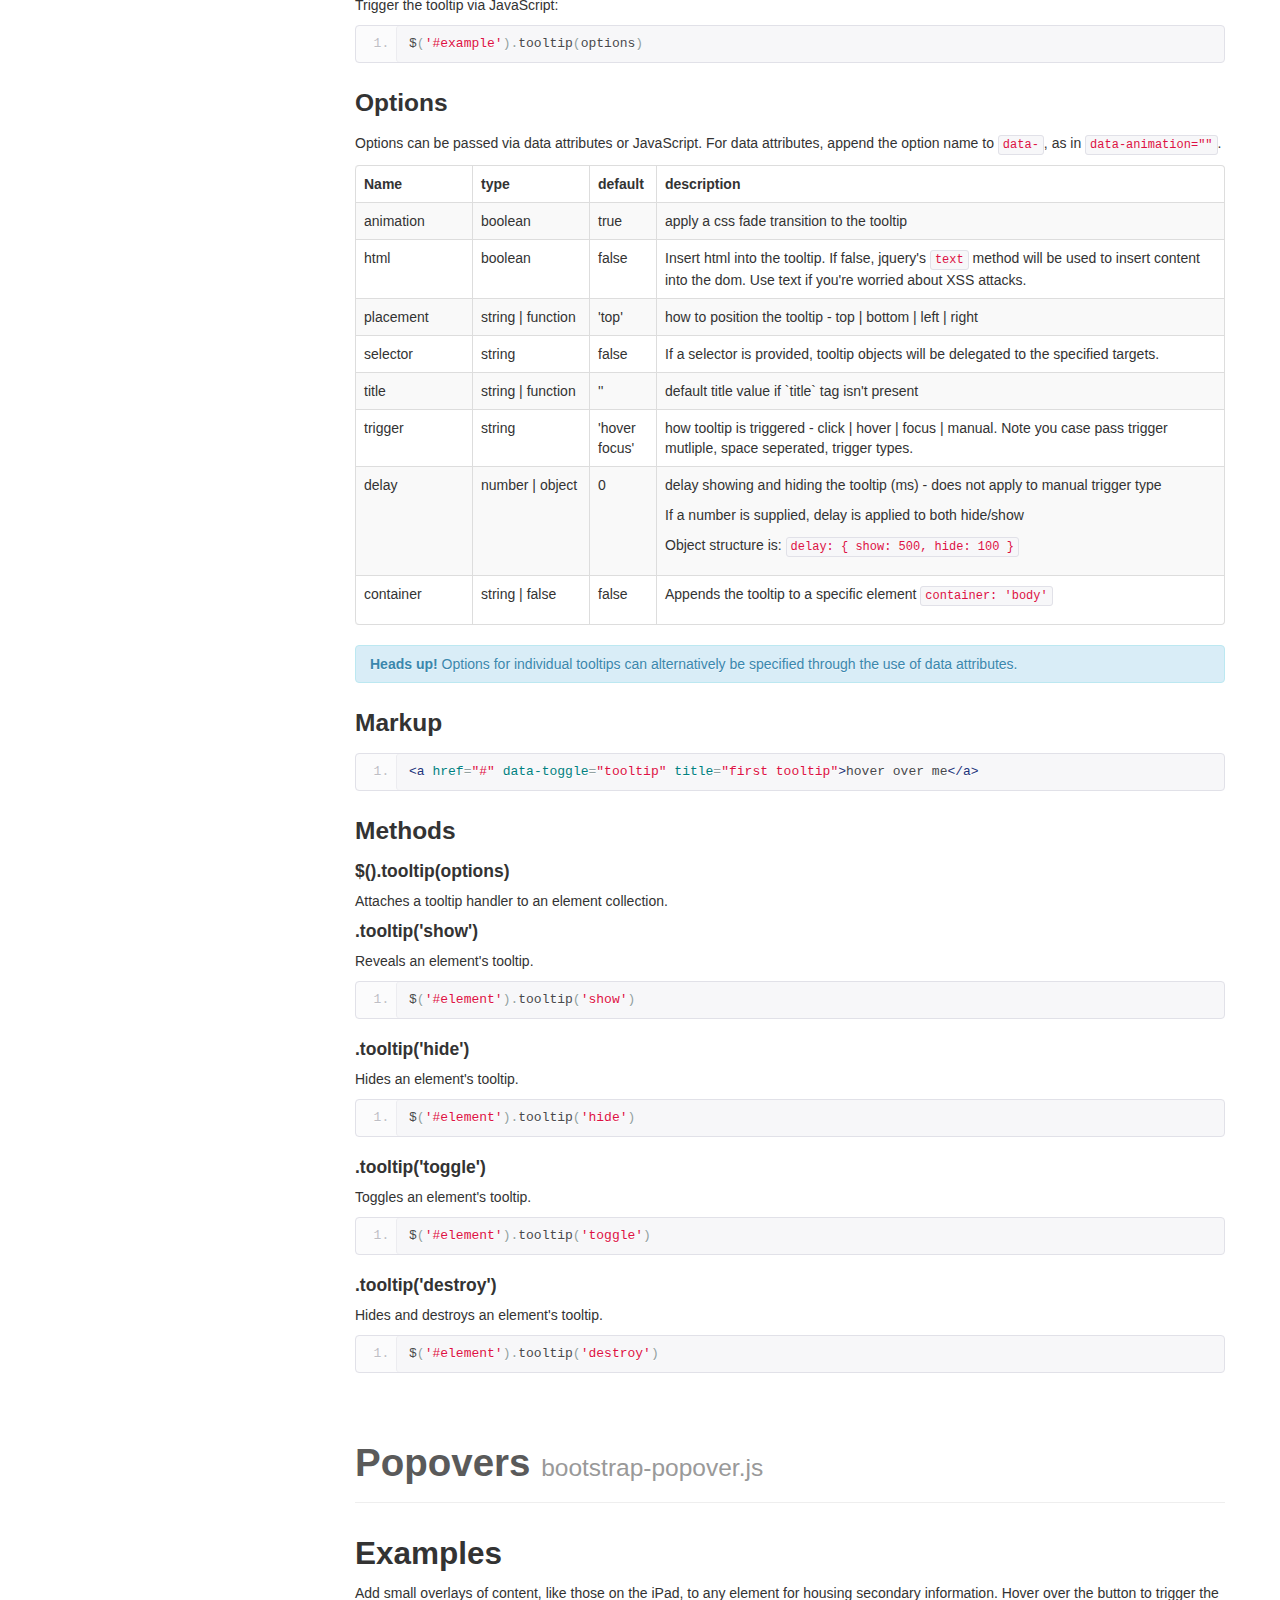
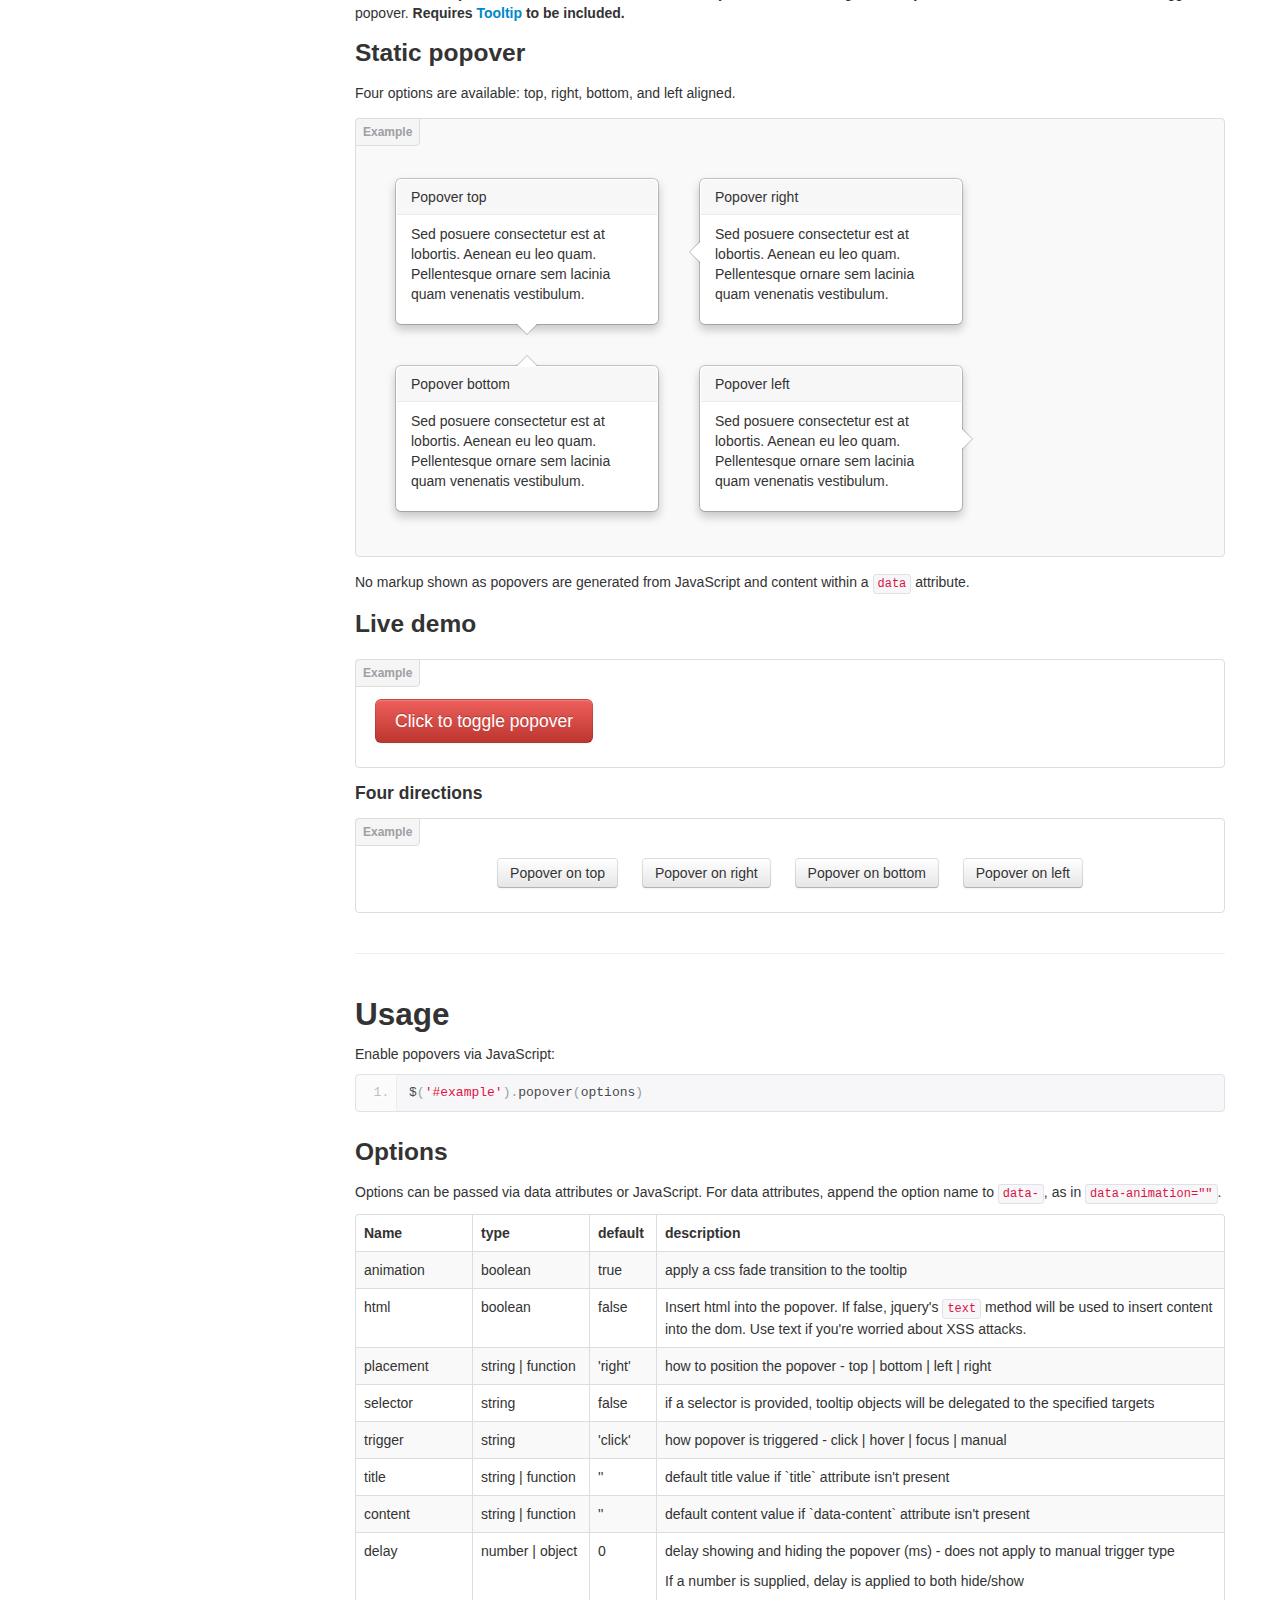
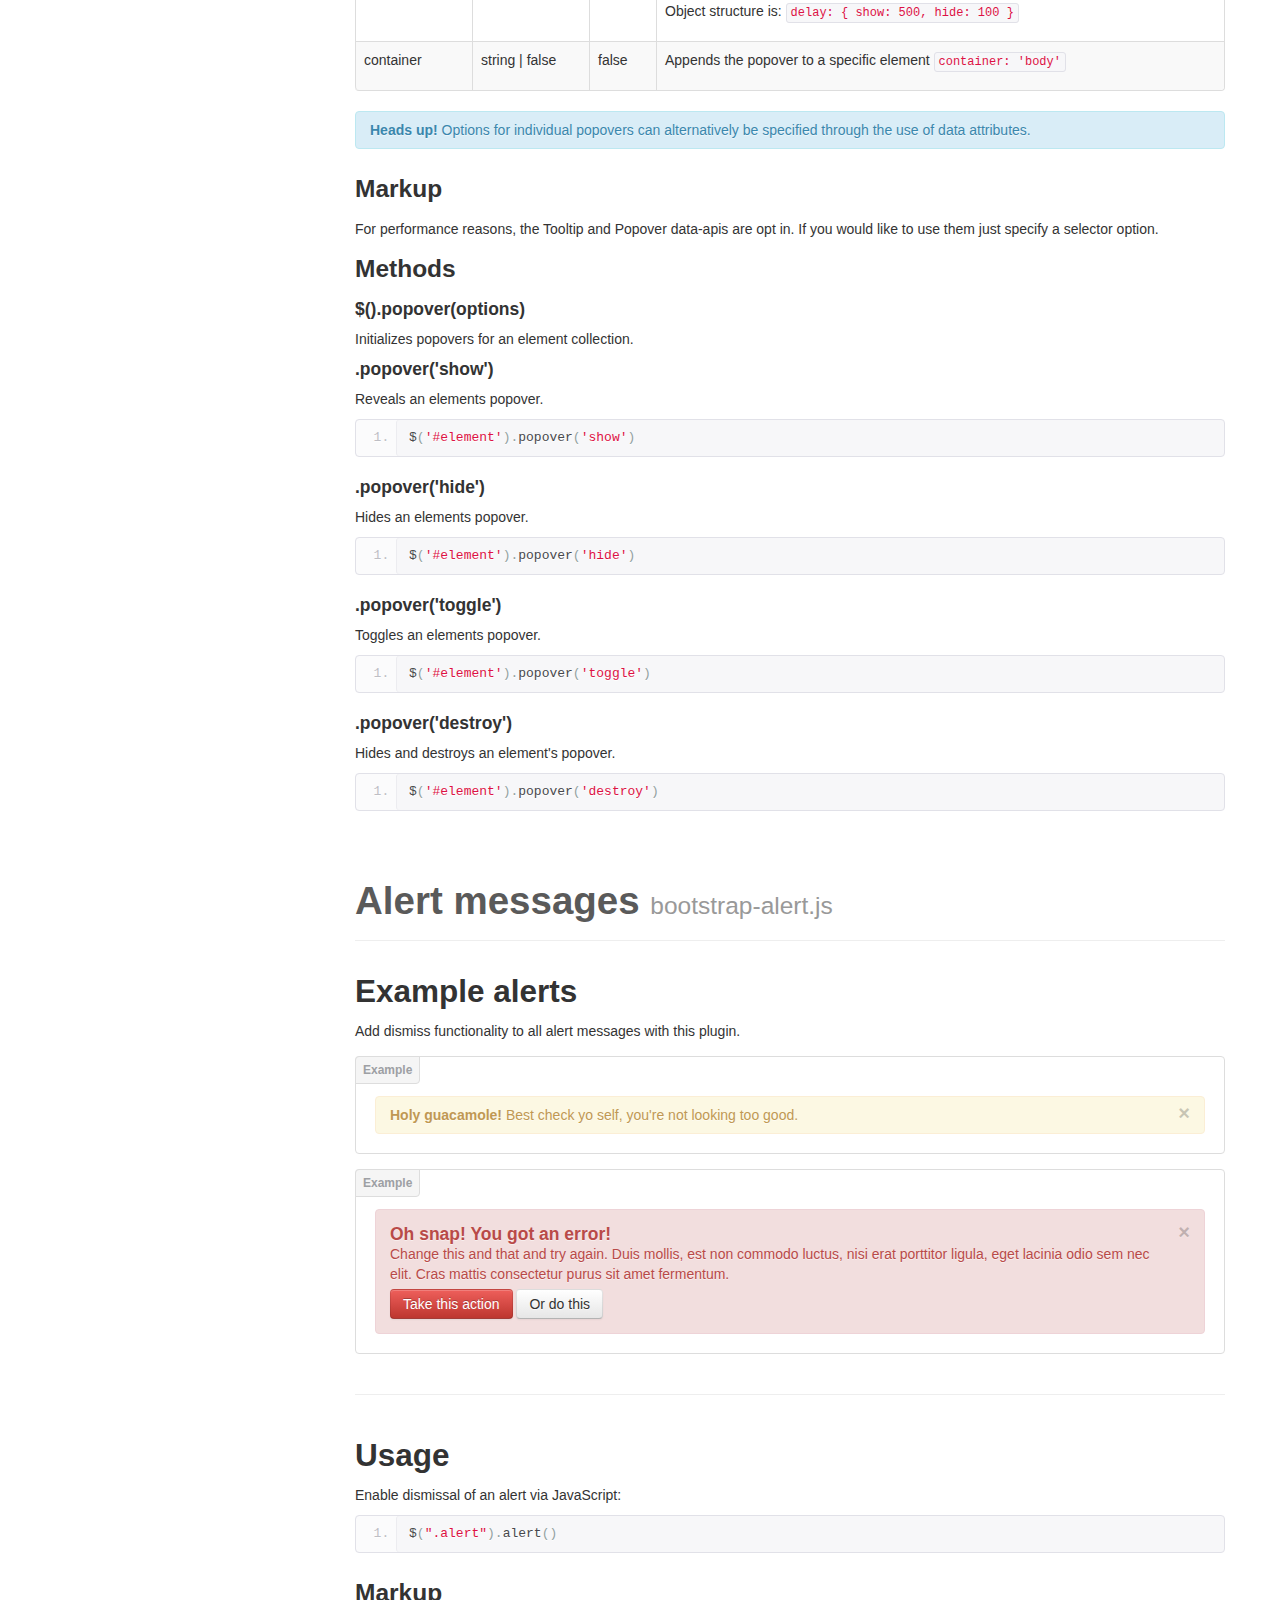
<file: bootstrap/docs/javascript.html>
<!DOCTYPE html>
<html lang="en">
  <head>
    <meta charset="utf-8">
    <title>Javascript · Bootstrap</title>
    <meta name="viewport" content="width=device-width, initial-scale=1.0">
    <meta name="description" content="">
    <meta name="author" content="">

    <!-- Le styles -->
    <link href="assets/css/bootstrap.css" rel="stylesheet">
    <link href="assets/css/bootstrap-responsive.css" rel="stylesheet">
    <link href="assets/css/docs.css" rel="stylesheet">
    <link href="assets/js/google-code-prettify/prettify.css" rel="stylesheet">

    <!-- Le HTML5 shim, for IE6-8 support of HTML5 elements -->
    <!--[if lt IE 9]>
      <script src="assets/js/html5shiv.js"></script>
    <![endif]-->

    <!-- Le fav and touch icons -->
    <link rel="apple-touch-icon-precomposed" sizes="144x144" href="assets/ico/apple-touch-icon-144-precomposed.png">
    <link rel="apple-touch-icon-precomposed" sizes="114x114" href="assets/ico/apple-touch-icon-114-precomposed.png">
      <link rel="apple-touch-icon-precomposed" sizes="72x72" href="assets/ico/apple-touch-icon-72-precomposed.png">
                    <link rel="apple-touch-icon-precomposed" href="assets/ico/apple-touch-icon-57-precomposed.png">
                                   <link rel="shortcut icon" href="assets/ico/favicon.png">

  </head>

  <body data-spy="scroll" data-target=".bs-docs-sidebar">

    <!-- Navbar
    ================================================== -->
    <div class="navbar navbar-inverse navbar-fixed-top">
      <div class="navbar-inner">
        <div class="container">
          <button type="button" class="btn btn-navbar" data-toggle="collapse" data-target=".nav-collapse">
            <span class="icon-bar"></span>
            <span class="icon-bar"></span>
            <span class="icon-bar"></span>
          </button>
          <a class="brand" href="./index.html">Bootstrap</a>
          <div class="nav-collapse collapse">
            <ul class="nav">
              <li class="">
                <a href="./index.html">Home</a>
              </li>
              <li class="">
                <a href="./getting-started.html">Get started</a>
              </li>
              <li class="">
                <a href="./scaffolding.html">Scaffolding</a>
              </li>
              <li class="">
                <a href="./base-css.html">Base CSS</a>
              </li>
              <li class="">
                <a href="./components.html">Components</a>
              </li>
              <li class="active">
                <a href="./javascript.html">JavaScript</a>
              </li>
              <li class="">
                <a href="./customize.html">Customize</a>
              </li>
            </ul>
          </div>
        </div>
      </div>
    </div>

<!-- Subhead
================================================== -->
<header class="jumbotron subhead">
  <div class="container">
    <h1>JavaScript</h1>
    <p class="lead">Bring Bootstrap's components to life&mdash;now with 13 custom jQuery plugins.
  </div>
</header>

  <div class="container">

    <!-- Docs nav
    ================================================== -->
    <div class="row">
      <div class="span3 bs-docs-sidebar">
        <ul class="nav nav-list bs-docs-sidenav">
          <li><a href="#overview"><i class="icon-chevron-right"></i> Overview</a></li>
          <li><a href="#transitions"><i class="icon-chevron-right"></i> Transitions</a></li>
          <li><a href="#modals"><i class="icon-chevron-right"></i> Modal</a></li>
          <li><a href="#dropdowns"><i class="icon-chevron-right"></i> Dropdown</a></li>
          <li><a href="#scrollspy"><i class="icon-chevron-right"></i> Scrollspy</a></li>
          <li><a href="#tabs"><i class="icon-chevron-right"></i> Tab</a></li>
          <li><a href="#tooltips"><i class="icon-chevron-right"></i> Tooltip</a></li>
          <li><a href="#popovers"><i class="icon-chevron-right"></i> Popover</a></li>
          <li><a href="#alerts"><i class="icon-chevron-right"></i> Alert</a></li>
          <li><a href="#buttons"><i class="icon-chevron-right"></i> Button</a></li>
          <li><a href="#collapse"><i class="icon-chevron-right"></i> Collapse</a></li>
          <li><a href="#carousel"><i class="icon-chevron-right"></i> Carousel</a></li>
          <li><a href="#typeahead"><i class="icon-chevron-right"></i> Typeahead</a></li>
          <li><a href="#affix"><i class="icon-chevron-right"></i> Affix</a></li>
        </ul>
      </div>
      <div class="span9">


        <!-- Overview
        ================================================== -->
        <section id="overview">
          <div class="page-header">
            <h1>JavaScript in Bootstrap</h1>
          </div>

          <h3>Individual or compiled</h3>
          <p>Plugins can be included individually (though some have required dependencies), or all at once. Both <strong>bootstrap.js</strong> and <strong>bootstrap.min.js</strong> contain all plugins in a single file.</p>

          <h3>Data attributes</h3>
          <p>You can use all Bootstrap plugins purely through the markup API without writing a single line of JavaScript. This is Bootstrap's first class API and should be your first consideration when using a plugin.</p>

          <p>That said, in some situations it may be desirable to turn this functionality off. Therefore, we also provide the ability to disable the data attribute API by unbinding all events on the body namespaced with `'data-api'`. This looks like this:
          <pre class="prettyprint linenums">$('body').off('.data-api')</pre>

          <p>Alternatively, to target a specific plugin, just include the plugin's name as a namespace along with the data-api namespace like this:</p>
          <pre class="prettyprint linenums">$('body').off('.alert.data-api')</pre>

          <h3>Programmatic API</h3>
          <p>We also believe you should be able to use all Bootstrap plugins purely through the JavaScript API. All public APIs are single, chainable methods, and return the collection acted upon.</p>
          <pre class="prettyprint linenums">$(".btn.danger").button("toggle").addClass("fat")</pre>
          <p>All methods should accept an optional options object, a string which targets a particular method, or nothing (which initiates a plugin with default behavior):</p>
<pre class="prettyprint linenums">
$("#myModal").modal()                       // initialized with defaults
$("#myModal").modal({ keyboard: false })   // initialized with no keyboard
$("#myModal").modal('show')                // initializes and invokes show immediately</p>
</pre>
          <p>Each plugin also exposes its raw constructor on a `Constructor` property: <code>$.fn.popover.Constructor</code>. If you'd like to get a particular plugin instance, retrieve it directly from an element: <code>$('[rel=popover]').data('popover')</code>.</p>

          <h3>No Conflict</h3>
          <p>Sometimes it is necessary to use Bootstrap plugins with other UI frameworks. In these circumstances,  namespace collisions can occasionally occur. If this happens, you may call <code>.noConflict</code> on the plugin you wish to revert the value of.</p>

<pre class="prettyprint linenums">
var bootstrapButton = $.fn.button.noConflict() // return $.fn.button to previously assigned value
$.fn.bootstrapBtn = bootstrapButton            // give $().bootstrapBtn the bootstrap functionality
</pre>

          <h3>Events</h3>
          <p>Bootstrap provides custom events for most plugin's unique actions. Generally, these come in an infinitive and past participle form - where the infinitive (ex. <code>show</code>) is triggered at the start of an event, and its past participle form (ex. <code>shown</code>) is trigger on the completion of an action.</p>
          <p>All infinitive events provide preventDefault functionality. This provides the ability to stop the execution of an action before it starts.</p>
<pre class="prettyprint linenums">
$('#myModal').on('show', function (e) {
    if (!data) return e.preventDefault() // stops modal from being shown
})
</pre>
        </section>



        <!-- Transitions
        ================================================== -->
        <section id="transitions">
          <div class="page-header">
            <h1>Transitions <small>bootstrap-transition.js</small></h1>
          </div>
          <h3>About transitions</h3>
          <p>For simple transition effects, include <strong>bootstrap-transition.js</strong> once alongside the other JS files. If you're using the compiled (or minified) <strong>bootstrap.js</strong>, there is no need to include this&mdash;it's already there.</p>
          <h3>Use cases</h3>
          <p>A few examples of the transition plugin:</p>
          <ul>
            <li>Sliding or fading in modals</li>
            <li>Fading out tabs</li>
            <li>Fading out alerts</li>
            <li>Sliding carousel panes</li>
          </ul>

        </section>



        <!-- Modal
        ================================================== -->
        <section id="modals">
          <div class="page-header">
            <h1>Modals <small>bootstrap-modal.js</small></h1>
          </div>


          <h2>Examples</h2>
          <p>Modals are streamlined, but flexible, dialog prompts with the minimum required functionality and smart defaults.</p>

          <h3>Static example</h3>
          <p>A rendered modal with header, body, and set of actions in the footer.</p>
          <div class="bs-docs-example" style="background-color: #f5f5f5;">
            <div class="modal" style="position: relative; top: auto; left: auto; right: auto; margin: 0 auto 20px; z-index: 1; max-width: 100%;">
              <div class="modal-header">
                <button type="button" class="close" data-dismiss="modal" aria-hidden="true">&times;</button>
                <h3>Modal header</h3>
              </div>
              <div class="modal-body">
                <p>One fine body&hellip;</p>
              </div>
              <div class="modal-footer">
                <a href="#" class="btn">Close</a>
                <a href="#" class="btn btn-primary">Save changes</a>
              </div>
            </div>
          </div>
<pre class="prettyprint linenums">
&lt;div class="modal hide fade"&gt;
  &lt;div class="modal-header"&gt;
    &lt;button type="button" class="close" data-dismiss="modal" aria-hidden="true"&gt;&amp;times;&lt;/button&gt;
    &lt;h3&gt;Modal header&lt;/h3&gt;
  &lt;/div&gt;
  &lt;div class="modal-body"&gt;
    &lt;p&gt;One fine body&hellip;&lt;/p&gt;
  &lt;/div&gt;
  &lt;div class="modal-footer"&gt;
    &lt;a href="#" class="btn"&gt;Close&lt;/a&gt;
    &lt;a href="#" class="btn btn-primary"&gt;Save changes&lt;/a&gt;
  &lt;/div&gt;
&lt;/div&gt;
</pre>

          <h3>Live demo</h3>
          <p>Toggle a modal via JavaScript by clicking the button below. It will slide down and fade in from the top of the page.</p>
          <!-- sample modal content -->
          <div id="myModal" class="modal hide fade" tabindex="-1" role="dialog" aria-labelledby="myModalLabel" aria-hidden="true">
            <div class="modal-header">
              <button type="button" class="close" data-dismiss="modal" aria-hidden="true">&times;</button>
              <h3 id="myModalLabel">Modal Heading</h3>
            </div>
            <div class="modal-body">
              <h4>Text in a modal</h4>
              <p>Duis mollis, est non commodo luctus, nisi erat porttitor ligula, eget lacinia odio sem.</p>

              <h4>Popover in a modal</h4>
              <p>This <a href="#" role="button" class="btn popover-test" title="A Title" data-content="And here's some amazing content. It's very engaging. right?">button</a> should trigger a popover on click.</p>

              <h4>Tooltips in a modal</h4>
              <p><a href="#" class="tooltip-test" title="Tooltip">This link</a> and <a href="#" class="tooltip-test" title="Tooltip">that link</a> should have tooltips on hover.</p>

              <hr>

              <h4>Overflowing text to show optional scrollbar</h4>
              <p>We set a fixed <code>max-height</code> on the <code>.modal-body</code>. Watch it overflow with all this extra lorem ipsum text we've included.</p>
              <p>Cras mattis consectetur purus sit amet fermentum. Cras justo odio, dapibus ac facilisis in, egestas eget quam. Morbi leo risus, porta ac consectetur ac, vestibulum at eros.</p>
              <p>Praesent commodo cursus magna, vel scelerisque nisl consectetur et. Vivamus sagittis lacus vel augue laoreet rutrum faucibus dolor auctor.</p>
              <p>Aenean lacinia bibendum nulla sed consectetur. Praesent commodo cursus magna, vel scelerisque nisl consectetur et. Donec sed odio dui. Donec ullamcorper nulla non metus auctor fringilla.</p>
              <p>Cras mattis consectetur purus sit amet fermentum. Cras justo odio, dapibus ac facilisis in, egestas eget quam. Morbi leo risus, porta ac consectetur ac, vestibulum at eros.</p>
              <p>Praesent commodo cursus magna, vel scelerisque nisl consectetur et. Vivamus sagittis lacus vel augue laoreet rutrum faucibus dolor auctor.</p>
              <p>Aenean lacinia bibendum nulla sed consectetur. Praesent commodo cursus magna, vel scelerisque nisl consectetur et. Donec sed odio dui. Donec ullamcorper nulla non metus auctor fringilla.</p>
            </div>
            <div class="modal-footer">
              <button class="btn" data-dismiss="modal">Close</button>
              <button class="btn btn-primary">Save changes</button>
            </div>
          </div>
          <div class="bs-docs-example" style="padding-bottom: 24px;">
            <a data-toggle="modal" href="#myModal" class="btn btn-primary btn-large">Launch demo modal</a>
          </div>
<pre class="prettyprint linenums">
&lt!-- Button to trigger modal --&gt;
&lt;a href="#myModal" role="button" class="btn" data-toggle="modal"&gt;Launch demo modal&lt;/a&gt;

&lt!-- Modal --&gt;
&lt;div id="myModal" class="modal hide fade" tabindex="-1" role="dialog" aria-labelledby="myModalLabel" aria-hidden="true"&gt;
  &lt;div class="modal-header"&gt;
    &lt;button type="button" class="close" data-dismiss="modal" aria-hidden="true"&gt;&times;&lt;/button&gt;
    &lt;h3 id="myModalLabel"&gt;Modal header&lt;/h3&gt;
  &lt;/div&gt;
  &lt;div class="modal-body"&gt;
    &lt;p&gt;One fine body&hellip;&lt;/p&gt;
  &lt;/div&gt;
  &lt;div class="modal-footer"&gt;
    &lt;button class="btn" data-dismiss="modal" aria-hidden="true"&gt;Close&lt;/button&gt;
    &lt;button class="btn btn-primary"&gt;Save changes&lt;/button&gt;
  &lt;/div&gt;
&lt;/div&gt;
</pre>


          <hr class="bs-docs-separator">


          <h2>Usage</h2>

          <h3>Via data attributes</h3>
          <p>Activate a modal without writing JavaScript. Set <code>data-toggle="modal"</code> on a controller element, like a button, along with a <code>data-target="#foo"</code> or <code>href="#foo"</code> to target a specific modal to toggle.</p>
          <pre class="prettyprint linenums">&lt;button type="button" data-toggle="modal" data-target="#myModal"&gt;Launch modal&lt;/button&gt;</pre>

          <h3>Via JavaScript</h3>
          <p>Call a modal with id <code>myModal</code> with a single line of JavaScript:</p>
          <pre class="prettyprint linenums">$('#myModal').modal(options)</pre>

          <h3>Options</h3>
          <p>Options can be passed via data attributes or JavaScript. For data attributes, append the option name to <code>data-</code>, as in <code>data-backdrop=""</code>.</p>
          <table class="table table-bordered table-striped">
            <thead>
             <tr>
               <th style="width: 100px;">Name</th>
               <th style="width: 50px;">type</th>
               <th style="width: 50px;">default</th>
               <th>description</th>
             </tr>
            </thead>
            <tbody>
             <tr>
               <td>backdrop</td>
               <td>boolean</td>
               <td>true</td>
               <td>Includes a modal-backdrop element. Alternatively, specify <code>static</code> for a backdrop which doesn't close the modal on click.</td>
             </tr>
             <tr>
               <td>keyboard</td>
               <td>boolean</td>
               <td>true</td>
               <td>Closes the modal when escape key is pressed</td>
             </tr>
             <tr>
               <td>show</td>
               <td>boolean</td>
               <td>true</td>
               <td>Shows the modal when initialized.</td>
             </tr>
             <tr>
               <td>remote</td>
               <td>path</td>
               <td>false</td>
               <td><p>If a remote url is provided, content will be loaded via jQuery's <code>load</code> method and injected into the <code>.modal-body</code>. If you're using the data api, you may alternatively use the <code>href</code> tag to specify the remote source. An example of this is shown below:</p>
              <pre class="prettyprint linenums"><code>&lt;a data-toggle="modal" href="remote.html" data-target="#modal"&gt;click me&lt;/a&gt;</code></pre></td>
             </tr>
            </tbody>
          </table>

          <h3>Methods</h3>
          <h4>.modal(options)</h4>
          <p>Activates your content as a modal. Accepts an optional options <code>object</code>.</p>
<pre class="prettyprint linenums">
$('#myModal').modal({
  keyboard: false
})
</pre>
          <h4>.modal('toggle')</h4>
          <p>Manually toggles a modal.</p>
          <pre class="prettyprint linenums">$('#myModal').modal('toggle')</pre>
          <h4>.modal('show')</h4>
          <p>Manually opens a modal.</p>
          <pre class="prettyprint linenums">$('#myModal').modal('show')</pre>
          <h4>.modal('hide')</h4>
          <p>Manually hides a modal.</p>
          <pre class="prettyprint linenums">$('#myModal').modal('hide')</pre>
          <h3>Events</h3>
          <p>Bootstrap's modal class exposes a few events for hooking into modal functionality.</p>
          <table class="table table-bordered table-striped">
            <thead>
             <tr>
               <th style="width: 150px;">Event</th>
               <th>Description</th>
             </tr>
            </thead>
            <tbody>
             <tr>
               <td>show</td>
               <td>This event fires immediately when the <code>show</code> instance method is called.</td>
             </tr>
             <tr>
               <td>shown</td>
               <td>This event is fired when the modal has been made visible to the user (will wait for css transitions to complete).</td>
             </tr>
             <tr>
               <td>hide</td>
               <td>This event is fired immediately when the <code>hide</code> instance method has been called.</td>
             </tr>
             <tr>
               <td>hidden</td>
               <td>This event is fired when the modal has finished being hidden from the user (will wait for css transitions to complete).</td>
             </tr>
            </tbody>
          </table>
<pre class="prettyprint linenums">
$('#myModal').on('hidden', function () {
  // do something…
})
</pre>
        </section>



        <!-- Dropdowns
        ================================================== -->
        <section id="dropdowns">
          <div class="page-header">
            <h1>Dropdowns <small>bootstrap-dropdown.js</small></h1>
          </div>


          <h2>Examples</h2>
          <p>Add dropdown menus to nearly anything with this simple plugin, including the navbar, tabs, and pills.</p>

          <h3>Within a navbar</h3>
          <div class="bs-docs-example">
            <div id="navbar-example" class="navbar navbar-static">
              <div class="navbar-inner">
                <div class="container" style="width: auto;">
                  <a class="brand" href="#">Project Name</a>
                  <ul class="nav" role="navigation">
                    <li class="dropdown">
                      <a id="drop1" href="#" role="button" class="dropdown-toggle" data-toggle="dropdown">Dropdown <b class="caret"></b></a>
                      <ul class="dropdown-menu" role="menu" aria-labelledby="drop1">
                        <li role="presentation"><a role="menuitem" tabindex="-1" href="http://google.com">Action</a></li>
                        <li role="presentation"><a role="menuitem" tabindex="-1" href="#anotherAction">Another action</a></li>
                        <li role="presentation"><a role="menuitem" tabindex="-1" href="#">Something else here</a></li>
                        <li role="presentation" class="divider"></li>
                        <li role="presentation"><a role="menuitem" tabindex="-1" href="#">Separated link</a></li>
                      </ul>
                    </li>
                    <li class="dropdown">
                      <a href="#" id="drop2" role="button" class="dropdown-toggle" data-toggle="dropdown">Dropdown 2 <b class="caret"></b></a>
                      <ul class="dropdown-menu" role="menu" aria-labelledby="drop2">
                        <li role="presentation"><a role="menuitem" tabindex="-1" href="#">Action</a></li>
                        <li role="presentation"><a role="menuitem" tabindex="-1" href="#">Another action</a></li>
                        <li role="presentation"><a role="menuitem" tabindex="-1" href="#">Something else here</a></li>
                        <li role="presentation" class="divider"></li>
                        <li role="presentation"><a role="menuitem" tabindex="-1" href="#">Separated link</a></li>
                      </ul>
                    </li>
                  </ul>
                  <ul class="nav pull-right">
                    <li id="fat-menu" class="dropdown">
                      <a href="#" id="drop3" role="button" class="dropdown-toggle" data-toggle="dropdown">Dropdown 3 <b class="caret"></b></a>
                      <ul class="dropdown-menu" role="menu" aria-labelledby="drop3">
                        <li role="presentation"><a role="menuitem" tabindex="-1" href="#">Action</a></li>
                        <li role="presentation"><a role="menuitem" tabindex="-1" href="#">Another action</a></li>
                        <li role="presentation"><a role="menuitem" tabindex="-1" href="#">Something else here</a></li>
                        <li role="presentation" class="divider"></li>
                        <li role="presentation"><a role="menuitem" tabindex="-1" href="#">Separated link</a></li>
                      </ul>
                    </li>
                  </ul>
                </div>
              </div>
            </div> <!-- /navbar-example -->
          </div> 

          <h3>Within tabs</h3>
          <div class="bs-docs-example">
            <ul class="nav nav-pills">
              <li class="active"><a href="#">Regular link</a></li>
              <li class="dropdown">
                <a class="dropdown-toggle" id="drop4" role="button" data-toggle="dropdown" href="#">Dropdown <b class="caret"></b></a>
                <ul id="menu1" class="dropdown-menu" role="menu" aria-labelledby="drop4">
                  <li role="presentation"><a role="menuitem" tabindex="-1" href="#">Action</a></li>
                  <li role="presentation"><a role="menuitem" tabindex="-1" href="#">Another action</a></li>
                  <li role="presentation"><a role="menuitem" tabindex="-1" href="#">Something else here</a></li>
                  <li role="presentation" class="divider"></li>
                  <li role="presentation"><a role="menuitem" tabindex="-1" href="#">Separated link</a></li>
                </ul>
              </li>
              <li class="dropdown">
                <a class="dropdown-toggle" id="drop5" role="button" data-toggle="dropdown" href="#">Dropdown 2 <b class="caret"></b></a>
                <ul id="menu2" class="dropdown-menu" role="menu" aria-labelledby="drop5">
                  <li role="presentation"><a role="menuitem" tabindex="-1" href="#">Action</a></li>
                  <li role="presentation"><a role="menuitem" tabindex="-1" href="#">Another action</a></li>
                  <li role="presentation"><a role="menuitem" tabindex="-1" href="#">Something else here</a></li>
                  <li role="presentation" class="divider"></li>
                  <li role="presentation"><a role="menuitem" tabindex="-1" href="#">Separated link</a></li>
                </ul>
              </li>
              <li class="dropdown">
                <a class="dropdown-toggle" id="drop5" role="button" data-toggle="dropdown" href="#">Dropdown 3 <b class="caret"></b></a>
                <ul id="menu3" class="dropdown-menu" role="menu" aria-labelledby="drop5">
                  <li role="presentation"><a role="menuitem" tabindex="-1" href="#">Action</a></li>
                  <li role="presentation"><a role="menuitem" tabindex="-1" href="#">Another action</a></li>
                  <li role="presentation"><a role="menuitem" tabindex="-1" href="#">Something else here</a></li>
                  <li role="presentation" class="divider"></li>
                  <li role="presentation"><a role="menuitem" tabindex="-1" href="#">Separated link</a></li>
                </ul>
              </li>
            </ul> <!-- /tabs -->
          </div> 


          <hr class="bs-docs-separator">


          <h2>Usage</h2>

          <h3>Via data attributes</h3>
          <p>Add <code>data-toggle="dropdown"</code> to a link or button to toggle a dropdown.</p>
<pre class="prettyprint linenums">
&lt;div class="dropdown"&gt;
  &lt;a class="dropdown-toggle" data-toggle="dropdown" href="#"&gt;Dropdown trigger&lt;/a&gt;
  &lt;ul class="dropdown-menu" role="menu" aria-labelledby="dLabel"&gt;
    ...
  &lt;/ul&gt;
&lt;/div&gt;
</pre>
          <p>To keep URLs intact, use the <code>data-target</code> attribute instead of <code>href="#"</code>.</p>
<pre class="prettyprint linenums">
&lt;div class="dropdown"&gt;
  &lt;a class="dropdown-toggle" id="dLabel" role="button" data-toggle="dropdown" data-target="#" href="/page.html"&gt;
    Dropdown
    &lt;b class="caret"&gt;&lt;/b&gt;
  &lt;/a&gt;
  &lt;ul class="dropdown-menu" role="menu" aria-labelledby="dLabel"&gt;
    ...
  &lt;/ul&gt;
&lt;/div&gt;
</pre>

          <h3>Via JavaScript</h3>
          <p>Call the dropdowns via JavaScript:</p>
          <pre class="prettyprint linenums">$('.dropdown-toggle').dropdown()</pre>

          <h3>Options</h3>
          <p><em>None</em></p>

          <h3>Methods</h3>
          <h4>$().dropdown('toggle')</h4>
          <p>A programmatic api for toggling menus for a given navbar or tabbed navigation.</p>
        </section>



        <!-- ScrollSpy
        ================================================== -->
        <section id="scrollspy">
          <div class="page-header">
            <h1>ScrollSpy <small>bootstrap-scrollspy.js</small></h1>
          </div>


          <h2>Example in navbar</h2>
          <p>The ScrollSpy plugin is for automatically updating nav targets based on scroll position. Scroll the area below the navbar and watch the active class change. The dropdown sub items will be highlighted as well.</p>
          <div class="bs-docs-example">
            <div id="navbarExample" class="navbar navbar-static">
              <div class="navbar-inner">
                <div class="container" style="width: auto;">
                  <a class="brand" href="#">Project Name</a>
                  <ul class="nav">
                    <li><a href="#fat">@fat</a></li>
                    <li><a href="#mdo">@mdo</a></li>
                    <li class="dropdown">
                      <a href="#" class="dropdown-toggle" data-toggle="dropdown">Dropdown <b class="caret"></b></a>
                      <ul class="dropdown-menu">
                        <li><a href="#one">one</a></li>
                        <li><a href="#two">two</a></li>
                        <li class="divider"></li>
                        <li><a href="#three">three</a></li>
                      </ul>
                    </li>
                  </ul>
                </div>
              </div>
            </div>
            <div data-spy="scroll" data-target="#navbarExample" data-offset="0" class="scrollspy-example">
              <h4 id="fat">@fat</h4>
              <p>Ad leggings keytar, brunch id art party dolor labore. Pitchfork yr enim lo-fi before they sold out qui. Tumblr farm-to-table bicycle rights whatever. Anim keffiyeh carles cardigan. Velit seitan mcsweeney's photo booth 3 wolf moon irure. Cosby sweater lomo jean shorts, williamsburg hoodie minim qui you probably haven't heard of them et cardigan trust fund culpa biodiesel wes anderson aesthetic. Nihil tattooed accusamus, cred irony biodiesel keffiyeh artisan ullamco consequat.</p>
              <h4 id="mdo">@mdo</h4>
              <p>Veniam marfa mustache skateboard, adipisicing fugiat velit pitchfork beard. Freegan beard aliqua cupidatat mcsweeney's vero. Cupidatat four loko nisi, ea helvetica nulla carles. Tattooed cosby sweater food truck, mcsweeney's quis non freegan vinyl. Lo-fi wes anderson +1 sartorial. Carles non aesthetic exercitation quis gentrify. Brooklyn adipisicing craft beer vice keytar deserunt.</p>
              <h4 id="one">one</h4>
              <p>Occaecat commodo aliqua delectus. Fap craft beer deserunt skateboard ea. Lomo bicycle rights adipisicing banh mi, velit ea sunt next level locavore single-origin coffee in magna veniam. High life id vinyl, echo park consequat quis aliquip banh mi pitchfork. Vero VHS est adipisicing. Consectetur nisi DIY minim messenger bag. Cred ex in, sustainable delectus consectetur fanny pack iphone.</p>
              <h4 id="two">two</h4>
              <p>In incididunt echo park, officia deserunt mcsweeney's proident master cleanse thundercats sapiente veniam. Excepteur VHS elit, proident shoreditch +1 biodiesel laborum craft beer. Single-origin coffee wayfarers irure four loko, cupidatat terry richardson master cleanse. Assumenda you probably haven't heard of them art party fanny pack, tattooed nulla cardigan tempor ad. Proident wolf nesciunt sartorial keffiyeh eu banh mi sustainable. Elit wolf voluptate, lo-fi ea portland before they sold out four loko. Locavore enim nostrud mlkshk brooklyn nesciunt.</p>
              <h4 id="three">three</h4>
              <p>Ad leggings keytar, brunch id art party dolor labore. Pitchfork yr enim lo-fi before they sold out qui. Tumblr farm-to-table bicycle rights whatever. Anim keffiyeh carles cardigan. Velit seitan mcsweeney's photo booth 3 wolf moon irure. Cosby sweater lomo jean shorts, williamsburg hoodie minim qui you probably haven't heard of them et cardigan trust fund culpa biodiesel wes anderson aesthetic. Nihil tattooed accusamus, cred irony biodiesel keffiyeh artisan ullamco consequat.</p>
              <p>Keytar twee blog, culpa messenger bag marfa whatever delectus food truck. Sapiente synth id assumenda. Locavore sed helvetica cliche irony, thundercats you probably haven't heard of them consequat hoodie gluten-free lo-fi fap aliquip. Labore elit placeat before they sold out, terry richardson proident brunch nesciunt quis cosby sweater pariatur keffiyeh ut helvetica artisan. Cardigan craft beer seitan readymade velit. VHS chambray laboris tempor veniam. Anim mollit minim commodo ullamco thundercats.
              </p>
            </div>
          </div>


          <hr class="bs-docs-separator">


          <h2>Usage</h2>

          <h3>Via data attributes</h3>
          <p>To easily add scrollspy behavior to your topbar navigation, just add <code>data-spy="scroll"</code> to the element you want to spy on (most typically this would be the body) and <code>data-target=".navbar"</code> to select which nav to use. You'll want to use scrollspy with a <code>.nav</code> component.</p>
          <pre class="prettyprint linenums">&lt;body data-spy="scroll" data-target=".navbar"&gt;...&lt;/body&gt;</pre>

          <h3>Via JavaScript</h3>
          <p>Call the scrollspy via JavaScript:</p>
          <pre class="prettyprint linenums">$('#navbar').scrollspy()</pre>

          <div class="alert alert-info">
            <strong>Heads up!</strong>
            Navbar links must have resolvable id targets. For example, a <code>&lt;a href="#home"&gt;home&lt;/a&gt;</code> must correspond to something in the dom like <code>&lt;div id="home"&gt;&lt;/div&gt;</code>.
          </div>

          <h3>Methods</h3>
          <h4>.scrollspy('refresh')</h4>
          <p>When using scrollspy in conjunction with adding or removing of elements from the DOM, you'll need to call the refresh method like so:</p>
<pre class="prettyprint linenums">
$('[data-spy="scroll"]').each(function () {
  var $spy = $(this).scrollspy('refresh')
});
</pre>

          <h3>Options</h3>
          <p>Options can be passed via data attributes or JavaScript. For data attributes, append the option name to <code>data-</code>, as in <code>data-offset=""</code>.</p>
          <table class="table table-bordered table-striped">
            <thead>
             <tr>
               <th style="width: 100px;">Name</th>
               <th style="width: 100px;">type</th>
               <th style="width: 50px;">default</th>
               <th>description</th>
             </tr>
            </thead>
            <tbody>
             <tr>
               <td>offset</td>
               <td>number</td>
               <td>10</td>
               <td>Pixels to offset from top when calculating position of scroll.</td>
             </tr>
            </tbody>
          </table>

          <h3>Events</h3>
          <table class="table table-bordered table-striped">
            <thead>
             <tr>
               <th style="width: 150px;">Event</th>
               <th>Description</th>
             </tr>
            </thead>
            <tbody>
             <tr>
               <td>activate</td>
               <td>This event fires whenever a new item becomes activated by the scrollspy.</td>
            </tr>
            </tbody>
          </table>
        </section>



        <!-- Tabs
        ================================================== -->
        <section id="tabs">
          <div class="page-header">
            <h1>Togglable tabs <small>bootstrap-tab.js</small></h1>
          </div>


          <h2>Example tabs</h2>
          <p>Add quick, dynamic tab functionality to transition through panes of local content, even via dropdown menus.</p>
          <div class="bs-docs-example">
            <ul id="myTab" class="nav nav-tabs">
              <li class="active"><a href="#home" data-toggle="tab">Home</a></li>
              <li><a href="#profile" data-toggle="tab">Profile</a></li>
              <li class="dropdown">
                <a href="#" class="dropdown-toggle" data-toggle="dropdown">Dropdown <b class="caret"></b></a>
                <ul class="dropdown-menu">
                  <li><a href="#dropdown1" data-toggle="tab">@fat</a></li>
                  <li><a href="#dropdown2" data-toggle="tab">@mdo</a></li>
                </ul>
              </li>
            </ul>
            <div id="myTabContent" class="tab-content">
              <div class="tab-pane fade in active" id="home">
                <p>Raw denim you probably haven't heard of them jean shorts Austin. Nesciunt tofu stumptown aliqua, retro synth master cleanse. Mustache cliche tempor, williamsburg carles vegan helvetica. Reprehenderit butcher retro keffiyeh dreamcatcher synth. Cosby sweater eu banh mi, qui irure terry richardson ex squid. Aliquip placeat salvia cillum iphone. Seitan aliquip quis cardigan american apparel, butcher voluptate nisi qui.</p>
              </div>
              <div class="tab-pane fade" id="profile">
                <p>Food truck fixie locavore, accusamus mcsweeney's marfa nulla single-origin coffee squid. Exercitation +1 labore velit, blog sartorial PBR leggings next level wes anderson artisan four loko farm-to-table craft beer twee. Qui photo booth letterpress, commodo enim craft beer mlkshk aliquip jean shorts ullamco ad vinyl cillum PBR. Homo nostrud organic, assumenda labore aesthetic magna delectus mollit. Keytar helvetica VHS salvia yr, vero magna velit sapiente labore stumptown. Vegan fanny pack odio cillum wes anderson 8-bit, sustainable jean shorts beard ut DIY ethical culpa terry richardson biodiesel. Art party scenester stumptown, tumblr butcher vero sint qui sapiente accusamus tattooed echo park.</p>
              </div>
              <div class="tab-pane fade" id="dropdown1">
                <p>Etsy mixtape wayfarers, ethical wes anderson tofu before they sold out mcsweeney's organic lomo retro fanny pack lo-fi farm-to-table readymade. Messenger bag gentrify pitchfork tattooed craft beer, iphone skateboard locavore carles etsy salvia banksy hoodie helvetica. DIY synth PBR banksy irony. Leggings gentrify squid 8-bit cred pitchfork. Williamsburg banh mi whatever gluten-free, carles pitchfork biodiesel fixie etsy retro mlkshk vice blog. Scenester cred you probably haven't heard of them, vinyl craft beer blog stumptown. Pitchfork sustainable tofu synth chambray yr.</p>
              </div>
              <div class="tab-pane fade" id="dropdown2">
                <p>Trust fund seitan letterpress, keytar raw denim keffiyeh etsy art party before they sold out master cleanse gluten-free squid scenester freegan cosby sweater. Fanny pack portland seitan DIY, art party locavore wolf cliche high life echo park Austin. Cred vinyl keffiyeh DIY salvia PBR, banh mi before they sold out farm-to-table VHS viral locavore cosby sweater. Lomo wolf viral, mustache readymade thundercats keffiyeh craft beer marfa ethical. Wolf salvia freegan, sartorial keffiyeh echo park vegan.</p>
              </div>
            </div>
          </div>


          <hr class="bs-docs-separator">


          <h2>Usage</h2>
          <p>Enable tabbable tabs via JavaScript (each tab needs to be activated individually):</p>
<pre class="prettyprint linenums">
$('#myTab a').click(function (e) {
  e.preventDefault();
  $(this).tab('show');
})</pre>
          <p>You can activate individual tabs in several ways:</p>
<pre class="prettyprint linenums">
$('#myTab a[href="#profile"]').tab('show'); // Select tab by name
$('#myTab a:first').tab('show'); // Select first tab
$('#myTab a:last').tab('show'); // Select last tab
$('#myTab li:eq(2) a').tab('show'); // Select third tab (0-indexed)
</pre>

          <h3>Markup</h3>
          <p>You can activate a tab or pill navigation without writing any JavaScript by simply specifying <code>data-toggle="tab"</code> or <code>data-toggle="pill"</code> on an element. Adding the <code>nav</code> and <code>nav-tabs</code> classes to the tab <code>ul</code> will apply the Bootstrap tab styling.</p>
<pre class="prettyprint linenums">
&lt;ul class="nav nav-tabs"&gt;
  &lt;li&gt;&lt;a href="#home" data-toggle="tab"&gt;Home&lt;/a&gt;&lt;/li&gt;
  &lt;li&gt;&lt;a href="#profile" data-toggle="tab"&gt;Profile&lt;/a&gt;&lt;/li&gt;
  &lt;li&gt;&lt;a href="#messages" data-toggle="tab"&gt;Messages&lt;/a&gt;&lt;/li&gt;
  &lt;li&gt;&lt;a href="#settings" data-toggle="tab"&gt;Settings&lt;/a&gt;&lt;/li&gt;
&lt;/ul&gt;</pre>

          <h3>Methods</h3>
          <h4>$().tab</h4>
          <p>
            Activates a tab element and content container. Tab should have either a <code>data-target</code> or an <code>href</code> targeting a container node in the DOM.
          </p>
<pre class="prettyprint linenums">
&lt;ul class="nav nav-tabs" id="myTab"&gt;
  &lt;li class="active"&gt;&lt;a href="#home"&gt;Home&lt;/a&gt;&lt;/li&gt;
  &lt;li&gt;&lt;a href="#profile"&gt;Profile&lt;/a&gt;&lt;/li&gt;
  &lt;li&gt;&lt;a href="#messages"&gt;Messages&lt;/a&gt;&lt;/li&gt;
  &lt;li&gt;&lt;a href="#settings"&gt;Settings&lt;/a&gt;&lt;/li&gt;
&lt;/ul&gt;

&lt;div class="tab-content"&gt;
  &lt;div class="tab-pane active" id="home"&gt;...&lt;/div&gt;
  &lt;div class="tab-pane" id="profile"&gt;...&lt;/div&gt;
  &lt;div class="tab-pane" id="messages"&gt;...&lt;/div&gt;
  &lt;div class="tab-pane" id="settings"&gt;...&lt;/div&gt;
&lt;/div&gt;

&lt;script&gt;
  $(function () {
    $('#myTab a:last').tab('show');
  })
&lt;/script&gt;
</pre>

          <h3>Events</h3>
          <table class="table table-bordered table-striped">
            <thead>
             <tr>
               <th style="width: 150px;">Event</th>
               <th>Description</th>
             </tr>
            </thead>
            <tbody>
             <tr>
               <td>show</td>
               <td>This event fires on tab show, but before the new tab has been shown. Use <code>event.target</code> and <code>event.relatedTarget</code> to target the active tab and the previous active tab (if available) respectively.</td>
            </tr>
            <tr>
               <td>shown</td>
               <td>This event fires on tab show after a tab has been shown. Use <code>event.target</code> and <code>event.relatedTarget</code> to target the active tab and the previous active tab (if available) respectively.</td>
             </tr>
            </tbody>
          </table>
<pre class="prettyprint linenums">
$('a[data-toggle="tab"]').on('shown', function (e) {
  e.target // activated tab
  e.relatedTarget // previous tab
})
</pre>
        </section>


        <!-- Tooltips
        ================================================== -->
        <section id="tooltips">
          <div class="page-header">
            <h1>Tooltips <small>bootstrap-tooltip.js</small></h1>
          </div>


          <h2>Examples</h2>
          <p>Inspired by the excellent jQuery.tipsy plugin written by Jason Frame; Tooltips are an updated version, which don't rely on images, use CSS3 for animations, and data-attributes for local title storage.</p>
          <p>For performance reasons, the tooltip and popover data-apis are opt in, meaning <strong>you must initialize them yourself</strong>.</p>
          <p>Hover over the links below to see tooltips:</p>
          <div class="bs-docs-example tooltip-demo">
            <p class="muted" style="margin-bottom: 0;">Tight pants next level keffiyeh <a href="#" data-toggle="tooltip" title="Default tooltip">you probably</a> haven't heard of them. Photo booth beard raw denim letterpress vegan messenger bag stumptown. Farm-to-table seitan, mcsweeney's fixie sustainable quinoa 8-bit american apparel <a href="#" data-toggle="tooltip" title="Another tooltip">have a</a> terry richardson vinyl chambray. Beard stumptown, cardigans banh mi lomo thundercats. Tofu biodiesel williamsburg marfa, four loko mcsweeney's cleanse vegan chambray. A really ironic artisan <a href="#" data-toggle="tooltip" title="A much longer tooltip belongs right here to demonstrate the max-width we apply.">whatever keytar</a>, scenester farm-to-table banksy Austin <a href="#" data-toggle="tooltip" title="The last tip!">twitter handle</a> freegan cred raw denim single-origin coffee viral.
            </p>
          </div>

          <h3>Four directions</h3>
          <div class="bs-docs-example tooltip-demo">
            <ul class="bs-docs-tooltip-examples">
              <li><a href="#" data-toggle="tooltip" data-placement="top" title="Tooltip on top">Tooltip on top</a></li>
              <li><a href="#" data-toggle="tooltip" data-placement="right" title="Tooltip on right">Tooltip on right</a></li>
              <li><a href="#" data-toggle="tooltip" data-placement="bottom" title="Tooltip on bottom">Tooltip on bottom</a></li>
              <li><a href="#" data-toggle="tooltip" data-placement="left" title="Tooltip on left">Tooltip on left</a></li>
            </ul>
          </div>


          <h3>Tooltips in input groups</h3>
          <p>When using tooltips and popovers with the Bootstrap input groups, you'll have to set the <code>container</code> (documented below) option to avoid unwanted side effects.</p>

          <hr class="bs-docs-separator">


          <h2>Usage</h2>
          <p>Trigger the tooltip via JavaScript:</p>
          <pre class="prettyprint linenums">$('#example').tooltip(options)</pre>

          <h3>Options</h3>
          <p>Options can be passed via data attributes or JavaScript. For data attributes, append the option name to <code>data-</code>, as in <code>data-animation=""</code>.</p>
          <table class="table table-bordered table-striped">
            <thead>
             <tr>
               <th style="width: 100px;">Name</th>
               <th style="width: 100px;">type</th>
               <th style="width: 50px;">default</th>
               <th>description</th>
             </tr>
            </thead>
            <tbody>
             <tr>
               <td>animation</td>
               <td>boolean</td>
               <td>true</td>
               <td>apply a css fade transition to the tooltip</td>
             </tr>
             <tr>
               <td>html</td>
               <td>boolean</td>
               <td>false</td>
               <td>Insert html into the tooltip. If false, jquery's <code>text</code> method will be used to insert content into the dom. Use text if you're worried about XSS attacks.</td>
             </tr>
             <tr>
               <td>placement</td>
               <td>string | function</td>
               <td>'top'</td>
               <td>how to position the tooltip - top | bottom | left | right</td>
             </tr>
             <tr>
               <td>selector</td>
               <td>string</td>
               <td>false</td>
               <td>If a selector is provided, tooltip objects will be delegated to the specified targets.</td>
             </tr>
             <tr>
               <td>title</td>
               <td>string | function</td>
               <td>''</td>
               <td>default title value if `title` tag isn't present</td>
             </tr>
             <tr>
               <td>trigger</td>
               <td>string</td>
               <td>'hover focus'</td>
               <td>how tooltip is triggered - click | hover | focus | manual. Note you case pass trigger mutliple, space seperated, trigger types.</td>
             </tr>
             <tr>
               <td>delay</td>
               <td>number | object</td>
               <td>0</td>
               <td>
                <p>delay showing and hiding the tooltip (ms) - does not apply to manual trigger type</p>
                <p>If a number is supplied, delay is applied to both hide/show</p>
                <p>Object structure is: <code>delay: { show: 500, hide: 100 }</code></p>
               </td>
             </tr>
             <tr>
               <td>container</td>
               <td>string | false</td>
               <td>false</td>
               <td>
                <p>Appends the tooltip to a specific element <code>container: 'body'</code></p>
               </td>
             </tr>
            </tbody>
          </table>
          <div class="alert alert-info">
            <strong>Heads up!</strong>
            Options for individual tooltips can alternatively be specified through the use of data attributes.
          </div>

          <h3>Markup</h3>
          <pre class="prettyprint linenums">&lt;a href="#" data-toggle="tooltip" title="first tooltip"&gt;hover over me&lt;/a&gt;</pre>

          <h3>Methods</h3>
          <h4>$().tooltip(options)</h4>
          <p>Attaches a tooltip handler to an element collection.</p>
          <h4>.tooltip('show')</h4>
          <p>Reveals an element's tooltip.</p>
          <pre class="prettyprint linenums">$('#element').tooltip('show')</pre>
          <h4>.tooltip('hide')</h4>
          <p>Hides an element's tooltip.</p>
          <pre class="prettyprint linenums">$('#element').tooltip('hide')</pre>
          <h4>.tooltip('toggle')</h4>
          <p>Toggles an element's tooltip.</p>
          <pre class="prettyprint linenums">$('#element').tooltip('toggle')</pre>
          <h4>.tooltip('destroy')</h4>
          <p>Hides and destroys an element's tooltip.</p>
          <pre class="prettyprint linenums">$('#element').tooltip('destroy')</pre>
        </section>



      <!-- Popovers
      ================================================== -->
      <section id="popovers">
        <div class="page-header">
          <h1>Popovers <small>bootstrap-popover.js</small></h1>
        </div>

        <h2>Examples</h2>
        <p>Add small overlays of content, like those on the iPad, to any element for housing secondary information. Hover over the button to trigger the popover. <strong>Requires <a href="#tooltips">Tooltip</a> to be included.</strong></p>

        <h3>Static popover</h3>
        <p>Four options are available: top, right, bottom, and left aligned.</p>
        <div class="bs-docs-example bs-docs-example-popover">
          <div class="popover top">
            <div class="arrow"></div>
            <h3 class="popover-title">Popover top</h3>
            <div class="popover-content">
              <p>Sed posuere consectetur est at lobortis. Aenean eu leo quam. Pellentesque ornare sem lacinia quam venenatis vestibulum.</p>
            </div>
          </div>

          <div class="popover right">
            <div class="arrow"></div>
            <h3 class="popover-title">Popover right</h3>
            <div class="popover-content">
              <p>Sed posuere consectetur est at lobortis. Aenean eu leo quam. Pellentesque ornare sem lacinia quam venenatis vestibulum.</p>
            </div>
          </div>

          <div class="popover bottom">
            <div class="arrow"></div>
            <h3 class="popover-title">Popover bottom</h3>
            <div class="popover-content">
              <p>Sed posuere consectetur est at lobortis. Aenean eu leo quam. Pellentesque ornare sem lacinia quam venenatis vestibulum.</p>
            </div>
          </div>

          <div class="popover left">
            <div class="arrow"></div>
            <h3 class="popover-title">Popover left</h3>
            <div class="popover-content">
              <p>Sed posuere consectetur est at lobortis. Aenean eu leo quam. Pellentesque ornare sem lacinia quam venenatis vestibulum.</p>
            </div>
          </div>

          <div class="clearfix"></div>
        </div>
        <p>No markup shown as popovers are generated from JavaScript and content within a <code>data</code> attribute.</p>

        <h3>Live demo</h3>
        <div class="bs-docs-example" style="padding-bottom: 24px;">
          <a href="#" class="btn btn-large btn-danger" data-toggle="popover" title="A Title" data-content="And here's some amazing content. It's very engaging. right?">Click to toggle popover</a>
        </div>

        <h4>Four directions</h4>
        <div class="bs-docs-example tooltip-demo">
          <ul class="bs-docs-tooltip-examples">
            <li><a href="#" class="btn" data-toggle="popover" data-placement="top" data-content="Vivamus sagittis lacus vel augue laoreet rutrum faucibus." title="Popover on top">Popover on top</a></li>
            <li><a href="#" class="btn" data-toggle="popover" data-placement="right" data-content="Vivamus sagittis lacus vel augue laoreet rutrum faucibus." title="Popover on right">Popover on right</a></li>
            <li><a href="#" class="btn" data-toggle="popover" data-placement="bottom" data-content="Vivamus sagittis lacus vel augue laoreet rutrum faucibus." title="Popover on bottom">Popover on bottom</a></li>
            <li><a href="#" class="btn" data-toggle="popover" data-placement="left" data-content="Vivamus sagittis lacus vel augue laoreet rutrum faucibus." title="Popover on left">Popover on left</a></li>
          </ul>
        </div>


        <hr class="bs-docs-separator">


        <h2>Usage</h2>
        <p>Enable popovers via JavaScript:</p>
        <pre class="prettyprint linenums">$('#example').popover(options)</pre>

        <h3>Options</h3>
        <p>Options can be passed via data attributes or JavaScript. For data attributes, append the option name to <code>data-</code>, as in <code>data-animation=""</code>.</p>
        <table class="table table-bordered table-striped">
          <thead>
           <tr>
             <th style="width: 100px;">Name</th>
             <th style="width: 100px;">type</th>
             <th style="width: 50px;">default</th>
             <th>description</th>
           </tr>
          </thead>
          <tbody>
           <tr>
             <td>animation</td>
             <td>boolean</td>
             <td>true</td>
             <td>apply a css fade transition to the tooltip</td>
           </tr>
           <tr>
             <td>html</td>
             <td>boolean</td>
             <td>false</td>
             <td>Insert html into the popover. If false, jquery's <code>text</code> method will be used to insert content into the dom. Use text if you're worried about XSS attacks.</td>
           </tr>
           <tr>
             <td>placement</td>
             <td>string | function</td>
             <td>'right'</td>
             <td>how to position the popover - top | bottom | left | right</td>
           </tr>
           <tr>
             <td>selector</td>
             <td>string</td>
             <td>false</td>
             <td>if a selector is provided, tooltip objects will be delegated to the specified targets</td>
           </tr>
           <tr>
             <td>trigger</td>
             <td>string</td>
             <td>'click'</td>
             <td>how popover is triggered - click | hover | focus | manual</td>
           </tr>
           <tr>
             <td>title</td>
             <td>string | function</td>
             <td>''</td>
             <td>default title value if `title` attribute isn't present</td>
           </tr>
           <tr>
             <td>content</td>
             <td>string | function</td>
             <td>''</td>
             <td>default content value if `data-content` attribute isn't present</td>
           </tr>
           <tr>
             <td>delay</td>
             <td>number | object</td>
             <td>0</td>
             <td>
              <p>delay showing and hiding the popover (ms) - does not apply to manual trigger type</p>
              <p>If a number is supplied, delay is applied to both hide/show</p>
              <p>Object structure is: <code>delay: { show: 500, hide: 100 }</code></p>
             </td>
           </tr>
           <tr>
             <td>container</td>
             <td>string | false</td>
             <td>false</td>
             <td>
              <p>Appends the popover to a specific element <code>container: 'body'</code></p>
             </td>
           </tr>
          </tbody>
        </table>
        <div class="alert alert-info">
          <strong>Heads up!</strong>
          Options for individual popovers can alternatively be specified through the use of data attributes.
        </div>

        <h3>Markup</h3>
        <p>For performance reasons, the Tooltip and Popover data-apis are opt in. If you would like to use them just specify a selector option.</p>

        <h3>Methods</h3>
        <h4>$().popover(options)</h4>
        <p>Initializes popovers for an element collection.</p>
        <h4>.popover('show')</h4>
        <p>Reveals an elements popover.</p>
        <pre class="prettyprint linenums">$('#element').popover('show')</pre>
        <h4>.popover('hide')</h4>
        <p>Hides an elements popover.</p>
        <pre class="prettyprint linenums">$('#element').popover('hide')</pre>
        <h4>.popover('toggle')</h4>
        <p>Toggles an elements popover.</p>
        <pre class="prettyprint linenums">$('#element').popover('toggle')</pre>
        <h4>.popover('destroy')</h4>
        <p>Hides and destroys an element's popover.</p>
        <pre class="prettyprint linenums">$('#element').popover('destroy')</pre>
      </section>



      <!-- Alert
      ================================================== -->
      <section id="alerts">
        <div class="page-header">
          <h1>Alert messages <small>bootstrap-alert.js</small></h1>
        </div>


        <h2>Example alerts</h2>
        <p>Add dismiss functionality to all alert messages with this plugin.</p>
        <div class="bs-docs-example">
          <div class="alert fade in">
            <button type="button" class="close" data-dismiss="alert">&times;</button>
            <strong>Holy guacamole!</strong> Best check yo self, you're not looking too good.
          </div>
        </div>

        <div class="bs-docs-example">
          <div class="alert alert-block alert-error fade in">
            <button type="button" class="close" data-dismiss="alert">&times;</button>
            <h4 class="alert-heading">Oh snap! You got an error!</h4>
            <p>Change this and that and try again. Duis mollis, est non commodo luctus, nisi erat porttitor ligula, eget lacinia odio sem nec elit. Cras mattis consectetur purus sit amet fermentum.</p>
            <p>
              <a class="btn btn-danger" href="#">Take this action</a> <a class="btn" href="#">Or do this</a>
            </p>
          </div>
        </div>


        <hr class="bs-docs-separator">


        <h2>Usage</h2>
        <p>Enable dismissal of an alert via JavaScript:</p>
        <pre class="prettyprint linenums">$(".alert").alert()</pre>

        <h3>Markup</h3>
        <p>Just add <code>data-dismiss="alert"</code> to your close button to automatically give an alert close functionality.</p>
        <pre class="prettyprint linenums">&lt;a class="close" data-dismiss="alert" href="#"&gt;&amp;times;&lt;/a&gt;</pre>

        <h3>Methods</h3>
        <h4>$().alert()</h4>
        <p>Wraps all alerts with close functionality. To have your alerts animate out when closed, make sure they have the <code>.fade</code> and <code>.in</code> class already applied to them.</p>
        <h4>.alert('close')</h4>
        <p>Closes an alert.</p>
        <pre class="prettyprint linenums">$(".alert").alert('close')</pre>


        <h3>Events</h3>
        <p>Bootstrap's alert class exposes a few events for hooking into alert functionality.</p>
        <table class="table table-bordered table-striped">
          <thead>
           <tr>
             <th style="width: 150px;">Event</th>
             <th>Description</th>
           </tr>
          </thead>
          <tbody>
           <tr>
             <td>close</td>
             <td>This event fires immediately when the <code>close</code> instance method is called.</td>
           </tr>
           <tr>
             <td>closed</td>
             <td>This event is fired when the alert has been closed (will wait for css transitions to complete).</td>
           </tr>
          </tbody>
        </table>
<pre class="prettyprint linenums">
$('#my-alert').bind('closed', function () {
  // do something…
})
</pre>
      </section>



          <!-- Buttons
          ================================================== -->
          <section id="buttons">
            <div class="page-header">
              <h1>Buttons <small>bootstrap-button.js</small></h1>
            </div>

            <h2>Example uses</h2>
            <p>Do more with buttons. Control button states or create groups of buttons for more components like toolbars.</p>

            <h4>Stateful</h4>
            <p>Add <code>data-loading-text="Loading..."</code> to use a loading state on a button.</p>
            <div class="bs-docs-example" style="padding-bottom: 24px;">
              <button type="button" id="fat-btn" data-loading-text="loading..." class="btn btn-primary">
                Loading state
              </button>
            </div>
            <pre class="prettyprint linenums">&lt;button type="button" class="btn btn-primary" data-loading-text="Loading..."&gt;Loading state&lt;/button&gt;</pre>

            <h4>Single toggle</h4>
            <p>Add <code>data-toggle="button"</code> to activate toggling on a single button.</p>
            <div class="bs-docs-example" style="padding-bottom: 24px;">
              <button type="button" class="btn btn-primary" data-toggle="button">Single Toggle</button>
            </div>
            <pre class="prettyprint linenums">&lt;button type="button" class="btn btn-primary" data-toggle="button"&gt;Single Toggle&lt;/button&gt;</pre>

            <h4>Checkbox</h4>
            <p>Add <code>data-toggle="buttons-checkbox"</code> for checkbox style toggling on btn-group.</p>
            <div class="bs-docs-example" style="padding-bottom: 24px;">
              <div class="btn-group" data-toggle="buttons-checkbox">
                <button type="button" class="btn btn-primary">Left</button>
                <button type="button" class="btn btn-primary">Middle</button>
                <button type="button" class="btn btn-primary">Right</button>
              </div>
            </div>
<pre class="prettyprint linenums">
&lt;div class="btn-group" data-toggle="buttons-checkbox"&gt;
  &lt;button type="button" class="btn btn-primary"&gt;Left&lt;/button&gt;
  &lt;button type="button" class="btn btn-primary"&gt;Middle&lt;/button&gt;
  &lt;button type="button" class="btn btn-primary"&gt;Right&lt;/button&gt;
&lt;/div&gt;
</pre>

            <h4>Radio</h4>
            <p>Add <code>data-toggle="buttons-radio"</code> for radio style toggling on btn-group.</p>
            <div class="bs-docs-example" style="padding-bottom: 24px;">
              <div class="btn-group" data-toggle="buttons-radio">
                <button type="button" class="btn btn-primary">Left</button>
                <button type="button" class="btn btn-primary">Middle</button>
                <button type="button" class="btn btn-primary">Right</button>
              </div>
            </div>
<pre class="prettyprint linenums">
&lt;div class="btn-group" data-toggle="buttons-radio"&gt;
  &lt;button type="button" class="btn btn-primary"&gt;Left&lt;/button&gt;
  &lt;button type="button" class="btn btn-primary"&gt;Middle&lt;/button&gt;
  &lt;button type="button" class="btn btn-primary"&gt;Right&lt;/button&gt;
&lt;/div&gt;
</pre>


            <hr class="bs-docs-separator">


            <h2>Usage</h2>
            <p>Enable buttons via JavaScript:</p>
            <pre class="prettyprint linenums">$('.nav-tabs').button()</pre>

            <h3>Markup</h3>
            <p>Data attributes are integral to the button plugin. Check out the example code below for the various markup types.</p>

            <h3>Options</h3>
            <p><em>None</em></p>

            <h3>Methods</h3>
            <h4>$().button('toggle')</h4>
            <p>Toggles push state. Gives the button the appearance that it has been activated.</p>
            <div class="alert alert-info">
              <strong>Heads up!</strong>
              You can enable auto toggling of a button by using the <code>data-toggle</code> attribute.
            </div>
            <pre class="prettyprint linenums">&lt;button type="button" class="btn" data-toggle="button" &gt;…&lt;/button&gt;</pre>
            <h4>$().button('loading')</h4>
            <p>Sets button state to loading - disables button and swaps text to loading text. Loading text should be defined on the button element using the data attribute <code>data-loading-text</code>.
            </p>
            <pre class="prettyprint linenums">&lt;button type="button" class="btn" data-loading-text="loading stuff..." &gt;...&lt;/button&gt;</pre>
            <div class="alert alert-info">
              <strong>Heads up!</strong>
              <a href="https://github.com/twitter/bootstrap/issues/793">Firefox persists the disabled state across page loads</a>. A workaround for this is to use <code>autocomplete="off"</code>.
            </div>
            <h4>$().button('reset')</h4>
            <p>Resets button state - swaps text to original text.</p>
            <h4>$().button(string)</h4>
            <p>Resets button state - swaps text to any data defined text state.</p>
<pre class="prettyprint linenums">&lt;button type="button" class="btn" data-complete-text="finished!" &gt;...&lt;/button&gt;
&lt;script&gt;
  $('.btn').button('complete')
&lt;/script&gt;
</pre>
          </section>



          <!-- Collapse
          ================================================== -->
          <section id="collapse">
            <div class="page-header">
              <h1>Collapse <small>bootstrap-collapse.js</small></h1>
            </div>

            <h3>About</h3>
            <p>Get base styles and flexible support for collapsible components like accordions and navigation.</p>
            <p class="muted"><strong>*</strong> Requires the Transitions plugin to be included.</p>

            <h2>Example accordion</h2>
            <p>Using the collapse plugin, we built a simple accordion style widget:</p>

            <div class="bs-docs-example">
              <div class="accordion" id="accordion2">
                <div class="accordion-group">
                  <div class="accordion-heading">
                    <a class="accordion-toggle" data-toggle="collapse" data-parent="#accordion2" href="#collapseOne">
                      Collapsible Group Item #1
                    </a>
                  </div>
                  <div id="collapseOne" class="accordion-body collapse in">
                    <div class="accordion-inner">
                      Anim pariatur cliche reprehenderit, enim eiusmod high life accusamus terry richardson ad squid. 3 wolf moon officia aute, non cupidatat skateboard dolor brunch. Food truck quinoa nesciunt laborum eiusmod. Brunch 3 wolf moon tempor, sunt aliqua put a bird on it squid single-origin coffee nulla assumenda shoreditch et. Nihil anim keffiyeh helvetica, craft beer labore wes anderson cred nesciunt sapiente ea proident. Ad vegan excepteur butcher vice lomo. Leggings occaecat craft beer farm-to-table, raw denim aesthetic synth nesciunt you probably haven't heard of them accusamus labore sustainable VHS.
                    </div>
                  </div>
                </div>
                <div class="accordion-group">
                  <div class="accordion-heading">
                    <a class="accordion-toggle" data-toggle="collapse" data-parent="#accordion2" href="#collapseTwo">
                      Collapsible Group Item #2
                    </a>
                  </div>
                  <div id="collapseTwo" class="accordion-body collapse">
                    <div class="accordion-inner">
                      Anim pariatur cliche reprehenderit, enim eiusmod high life accusamus terry richardson ad squid. 3 wolf moon officia aute, non cupidatat skateboard dolor brunch. Food truck quinoa nesciunt laborum eiusmod. Brunch 3 wolf moon tempor, sunt aliqua put a bird on it squid single-origin coffee nulla assumenda shoreditch et. Nihil anim keffiyeh helvetica, craft beer labore wes anderson cred nesciunt sapiente ea proident. Ad vegan excepteur butcher vice lomo. Leggings occaecat craft beer farm-to-table, raw denim aesthetic synth nesciunt you probably haven't heard of them accusamus labore sustainable VHS.
                    </div>
                  </div>
                </div>
                <div class="accordion-group">
                  <div class="accordion-heading">
                    <a class="accordion-toggle" data-toggle="collapse" data-parent="#accordion2" href="#collapseThree">
                      Collapsible Group Item #3
                    </a>
                  </div>
                  <div id="collapseThree" class="accordion-body collapse">
                    <div class="accordion-inner">
                      Anim pariatur cliche reprehenderit, enim eiusmod high life accusamus terry richardson ad squid. 3 wolf moon officia aute, non cupidatat skateboard dolor brunch. Food truck quinoa nesciunt laborum eiusmod. Brunch 3 wolf moon tempor, sunt aliqua put a bird on it squid single-origin coffee nulla assumenda shoreditch et. Nihil anim keffiyeh helvetica, craft beer labore wes anderson cred nesciunt sapiente ea proident. Ad vegan excepteur butcher vice lomo. Leggings occaecat craft beer farm-to-table, raw denim aesthetic synth nesciunt you probably haven't heard of them accusamus labore sustainable VHS.
                    </div>
                  </div>
                </div>
              </div>
            </div>
<pre class="prettyprint linenums">
&lt;div class="accordion" id="accordion2"&gt;
  &lt;div class="accordion-group"&gt;
    &lt;div class="accordion-heading"&gt;
      &lt;a class="accordion-toggle" data-toggle="collapse" data-parent="#accordion2" href="#collapseOne"&gt;
        Collapsible Group Item #1
      &lt;/a&gt;
    &lt;/div&gt;
    &lt;div id="collapseOne" class="accordion-body collapse in"&gt;
      &lt;div class="accordion-inner"&gt;
        Anim pariatur cliche...
      &lt;/div&gt;
    &lt;/div&gt;
  &lt;/div&gt;
  &lt;div class="accordion-group"&gt;
    &lt;div class="accordion-heading"&gt;
      &lt;a class="accordion-toggle" data-toggle="collapse" data-parent="#accordion2" href="#collapseTwo"&gt;
        Collapsible Group Item #2
      &lt;/a&gt;
    &lt;/div&gt;
    &lt;div id="collapseTwo" class="accordion-body collapse"&gt;
      &lt;div class="accordion-inner"&gt;
        Anim pariatur cliche...
      &lt;/div&gt;
    &lt;/div&gt;
  &lt;/div&gt;
&lt;/div&gt;
...
</pre>
            <p>You can also use the plugin without the accordion markup. Make a button toggle the expanding and collapsing of another element.</p>
<pre class="prettyprint linenums">
&lt;button type="button" class="btn btn-danger" data-toggle="collapse" data-target="#demo"&gt;
  simple collapsible
&lt;/button&gt;

&lt;div id="demo" class="collapse in"&gt; … &lt;/div&gt;
</pre>


            <hr class="bs-docs-separator">


            <h2>Usage</h2>

            <h3>Via data attributes</h3>
            <p>Just add <code>data-toggle="collapse"</code> and a <code>data-target</code> to element to automatically assign control of a collapsible element. The <code>data-target</code> attribute accepts a css selector to apply the collapse to. Be sure to add the class <code>collapse</code> to the collapsible element. If you'd like it to default open, add the additional class <code>in</code>.</p>
            <p>To add accordion-like group management to a collapsible control, add the data attribute <code>data-parent="#selector"</code>. Refer to the demo to see this in action.</p>

            <h3>Via JavaScript</h3>
            <p>Enable manually with:</p>
            <pre class="prettyprint linenums">$(".collapse").collapse()</pre>

            <h3>Options</h3>
            <p>Options can be passed via data attributes or JavaScript. For data attributes, append the option name to <code>data-</code>, as in <code>data-parent=""</code>.</p>
            <table class="table table-bordered table-striped">
              <thead>
               <tr>
                 <th style="width: 100px;">Name</th>
                 <th style="width: 50px;">type</th>
                 <th style="width: 50px;">default</th>
                 <th>description</th>
               </tr>
              </thead>
              <tbody>
               <tr>
                 <td>parent</td>
                 <td>selector</td>
                 <td>false</td>
                 <td>If selector then all collapsible elements under the specified parent will be closed when this collapsible item is shown. (similar to traditional accordion behavior)</td>
               </tr>
               <tr>
                 <td>toggle</td>
                 <td>boolean</td>
                 <td>true</td>
                 <td>Toggles the collapsible element on invocation</td>
               </tr>
              </tbody>
            </table>


            <h3>Methods</h3>
            <h4>.collapse(options)</h4>
            <p>Activates your content as a collapsible element. Accepts an optional options <code>object</code>.
<pre class="prettyprint linenums">
$('#myCollapsible').collapse({
  toggle: false
})
</pre>
            <h4>.collapse('toggle')</h4>
            <p>Toggles a collapsible element to shown or hidden.</p>
            <h4>.collapse('show')</h4>
            <p>Shows a collapsible element.</p>
            <h4>.collapse('hide')</h4>
            <p>Hides a collapsible element.</p>

            <h3>Events</h3>
            <p>Bootstrap's collapse class exposes a few events for hooking into collapse functionality.</p>
            <table class="table table-bordered table-striped">
              <thead>
               <tr>
                 <th style="width: 150px;">Event</th>
                 <th>Description</th>
               </tr>
              </thead>
              <tbody>
               <tr>
                 <td>show</td>
                 <td>This event fires immediately when the <code>show</code> instance method is called.</td>
               </tr>
               <tr>
                 <td>shown</td>
                 <td>This event is fired when a collapse element has been made visible to the user (will wait for css transitions to complete).</td>
               </tr>
               <tr>
                 <td>hide</td>
                 <td>
                  This event is fired immediately when the <code>hide</code> method has been called.
                 </td>
               </tr>
               <tr>
                 <td>hidden</td>
                 <td>This event is fired when a collapse element has been hidden from the user (will wait for css transitions to complete).</td>
               </tr>
              </tbody>
            </table>
<pre class="prettyprint linenums">
$('#myCollapsible').on('hidden', function () {
  // do something…
})</pre>
          </section>



           <!-- Carousel
          ================================================== -->
          <section id="carousel">
            <div class="page-header">
              <h1>Carousel <small>bootstrap-carousel.js</small></h1>
            </div>

            <h2>Example carousel</h2>
            <p>The slideshow below shows a generic plugin and component for cycling through elements like a carousel.</p>
            <div class="bs-docs-example">
              <div id="myCarousel" class="carousel slide">
                <ol class="carousel-indicators">
                  <li data-target="#myCarousel" data-slide-to="0" class="active"></li>
                  <li data-target="#myCarousel" data-slide-to="1"></li>
                  <li data-target="#myCarousel" data-slide-to="2"></li>
                </ol>
                <div class="carousel-inner">
                  <div class="item active">
                    <img src="assets/img/bootstrap-mdo-sfmoma-01.jpg" alt="">
                    <div class="carousel-caption">
                      <h4>First Thumbnail label</h4>
                      <p>Cras justo odio, dapibus ac facilisis in, egestas eget quam. Donec id elit non mi porta gravida at eget metus. Nullam id dolor id nibh ultricies vehicula ut id elit.</p>
                    </div>
                  </div>
                  <div class="item">
                    <img src="assets/img/bootstrap-mdo-sfmoma-02.jpg" alt="">
                    <div class="carousel-caption">
                      <h4>Second Thumbnail label</h4>
                      <p>Cras justo odio, dapibus ac facilisis in, egestas eget quam. Donec id elit non mi porta gravida at eget metus. Nullam id dolor id nibh ultricies vehicula ut id elit.</p>
                    </div>
                  </div>
                  <div class="item">
                    <img src="assets/img/bootstrap-mdo-sfmoma-03.jpg" alt="">
                    <div class="carousel-caption">
                      <h4>Third Thumbnail label</h4>
                      <p>Cras justo odio, dapibus ac facilisis in, egestas eget quam. Donec id elit non mi porta gravida at eget metus. Nullam id dolor id nibh ultricies vehicula ut id elit.</p>
                    </div>
                  </div>
                </div>
                <a class="left carousel-control" href="#myCarousel" data-slide="prev">&lsaquo;</a>
                <a class="right carousel-control" href="#myCarousel" data-slide="next">&rsaquo;</a>
              </div>
            </div>
<pre class="prettyprint linenums">
&lt;div id="myCarousel" class="carousel slide"&gt;
  &lt;ol class="carousel-indicators"&gt
    &lt;li data-target="#myCarousel" data-slide-to="0" class="active"&gt&lt;/li&gt
    &lt;li data-target="#myCarousel" data-slide-to="1"&gt&lt;/li&gt
    &lt;li data-target="#myCarousel" data-slide-to="2"&gt&lt;/li&gt
  &lt;/ol&gt
  &lt;!-- Carousel items --&gt;
  &lt;div class="carousel-inner"&gt;
    &lt;div class="active item"&gt;…&lt;/div&gt;
    &lt;div class="item"&gt;…&lt;/div&gt;
    &lt;div class="item"&gt;…&lt;/div&gt;
  &lt;/div&gt;
  &lt;!-- Carousel nav --&gt;
  &lt;a class="carousel-control left" href="#myCarousel" data-slide="prev"&gt;&amp;lsaquo;&lt;/a&gt;
  &lt;a class="carousel-control right" href="#myCarousel" data-slide="next"&gt;&amp;rsaquo;&lt;/a&gt;
&lt;/div&gt;
</pre>

            <div class="alert alert-warning">
              <strong>Heads up!</strong>
              When implementing this carousel, remove the images we have provided and replace them with your own.
            </div>


            <hr class="bs-docs-separator">


            <h2>Usage</h2>

            <h3>Via data attributes</h3>
            <p>Use data attributes to easily control the position of the carousel. <code>data-slide</code> accepts the keywords <code>prev</code> or <code>next</code>, which alters the slide position relative to it's current position. Alternatively, use <code>data-slide-to</code> to pass a raw slide index to the carousel <code>data-slide-to="2"</code>, which jump's the slide position to a particular index beginning with <code>0</code>.</p>

            <h3>Via JavaScript</h3>
            <p>Call carousel manually with:</p>
            <pre class="prettyprint linenums">$('.carousel').carousel()</pre>

            <h3>Options</h3>
            <p>Options can be passed via data attributes or JavaScriptz. For data attributes, append the option name to <code>data-</code>, as in <code>data-interval=""</code>.</p>
            <table class="table table-bordered table-striped">
              <thead>
               <tr>
                 <th style="width: 100px;">Name</th>
                 <th style="width: 50px;">type</th>
                 <th style="width: 50px;">default</th>
                 <th>description</th>
               </tr>
              </thead>
              <tbody>
               <tr>
                 <td>interval</td>
                 <td>number</td>
                 <td>5000</td>
                 <td>The amount of time to delay between automatically cycling an item. If false, carousel will not automatically cycle.</td>
               </tr>
               <tr>
                 <td>pause</td>
                 <td>string</td>
                 <td>"hover"</td>
                 <td>Pauses the cycling of the carousel on mouseenter and resumes the cycling of the carousel on mouseleave.</td>
               </tr>
              </tbody>
            </table>

            <h3>Methods</h3>
            <h4>.carousel(options)</h4>
            <p>Initializes the carousel with an optional options <code>object</code> and starts cycling through items.</p>
<pre class="prettyprint linenums">
$('.carousel').carousel({
  interval: 2000
})
</pre>
            <h4>.carousel('cycle')</h4>
            <p>Cycles through the carousel items from left to right.</p>
            <h4>.carousel('pause')</h4>
            <p>Stops the carousel from cycling through items.</p>
            <h4>.carousel(number)</h4>
            <p>Cycles the carousel to a particular frame (0 based, similar to an array).</p>
            <h4>.carousel('prev')</h4>
            <p>Cycles to the previous item.</p>
            <h4>.carousel('next')</h4>
            <p>Cycles to the next item.</p>

            <h3>Events</h3>
            <p>Bootstrap's carousel class exposes two events for hooking into carousel functionality.</p>
            <table class="table table-bordered table-striped">
              <thead>
               <tr>
                 <th style="width: 150px;">Event</th>
                 <th>Description</th>
               </tr>
              </thead>
              <tbody>
               <tr>
                 <td>slide</td>
                 <td>This event fires immediately when the <code>slide</code> instance method is invoked.</td>
               </tr>
               <tr>
                 <td>slid</td>
                 <td>This event is fired when the carousel has completed its slide transition.</td>
               </tr>
              </tbody>
            </table>
          </section>



          <!-- Typeahead
          ================================================== -->
          <section id="typeahead">
            <div class="page-header">
              <h1>Typeahead <small>bootstrap-typeahead.js</small></h1>
            </div>


            <h2>Example</h2>
            <p>A basic, easily extended plugin for quickly creating elegant typeaheads with any form text input.</p>
            <div class="bs-docs-example" style="background-color: #f5f5f5;">
              <input type="text" class="span3" style="margin: 0 auto;" data-provide="typeahead" data-items="4" data-source='["Alabama","Alaska","Arizona","Arkansas","California","Colorado","Connecticut","Delaware","Florida","Georgia","Hawaii","Idaho","Illinois","Indiana","Iowa","Kansas","Kentucky","Louisiana","Maine","Maryland","Massachusetts","Michigan","Minnesota","Mississippi","Missouri","Montana","Nebraska","Nevada","New Hampshire","New Jersey","New Mexico","New York","North Dakota","North Carolina","Ohio","Oklahoma","Oregon","Pennsylvania","Rhode Island","South Carolina","South Dakota","Tennessee","Texas","Utah","Vermont","Virginia","Washington","West Virginia","Wisconsin","Wyoming"]'>
            </div>
            <pre class="prettyprint linenums">&lt;input type="text" data-provide="typeahead"&gt;</pre>
            <p>You'll want to set <code>autocomplete="off"</code> to prevent default browser menus from appearing over the Bootstrap typeahead dropdown.</p>

            <hr class="bs-docs-separator">


            <h2>Usage</h2>

            <h3>Via data attributes</h3>
            <p>Add data attributes to register an element with typeahead functionality as shown in the example above.</p>

            <h3>Via JavaScript</h3>
            <p>Call the typeahead manually with:</p>
            <pre class="prettyprint linenums">$('.typeahead').typeahead()</pre>

            <h3>Options</h3>
            <p>Options can be passed via data attributes or JavaScript. For data attributes, append the option name to <code>data-</code>, as in <code>data-source=""</code>.</p>
            <table class="table table-bordered table-striped">
              <thead>
               <tr>
                 <th style="width: 100px;">Name</th>
                 <th style="width: 50px;">type</th>
                 <th style="width: 100px;">default</th>
                 <th>description</th>
               </tr>
              </thead>
              <tbody>
                <tr>
                 <td>source</td>
                 <td>array, function</td>
                 <td>[ ]</td>
                 <td>The data source to query against. May be an array of strings or a function. The function is passed two arguments, the <code>query</code> value in the input field and the <code>process</code> callback. The function may be used synchronously by returning the data source directly or asynchronously via the <code>process</code> callback's single argument.</td>
               </tr>
               <tr>
                 <td>items</td>
                 <td>number</td>
                 <td>8</td>
                 <td>The max number of items to display in the dropdown.</td>
               </tr>
               <tr>
                 <td>minLength</td>
                 <td>number</td>
                 <td>1</td>
                 <td>The minimum character length needed before triggering autocomplete suggestions</td>
               </tr>
               <tr>
                 <td>matcher</td>
                 <td>function</td>
                 <td>case insensitive</td>
                 <td>The method used to determine if a query matches an item. Accepts a single argument, the <code>item</code> against which to test the query. Access the current query with <code>this.query</code>. Return a boolean <code>true</code> if query is a match.</td>
               </tr>
               <tr>
                 <td>sorter</td>
                 <td>function</td>
                 <td>exact match,<br> case sensitive,<br> case insensitive</td>
                 <td>Method used to sort autocomplete results. Accepts a single argument <code>items</code> and has the scope of the typeahead instance. Reference the current query with <code>this.query</code>.</td>
               </tr>
               <tr>
                 <td>updater</td>
                 <td>function</td>
                 <td>returns selected item</td>
                 <td>The method used to return selected item. Accepts a single argument, the <code>item</code> and has the scope of the typeahead instance.</td>
               </tr>
               <tr>
                 <td>highlighter</td>
                 <td>function</td>
                 <td>highlights all default matches</td>
                 <td>Method used to highlight autocomplete results. Accepts a single argument <code>item</code> and has the scope of the typeahead instance. Should return html.</td>
               </tr>
              </tbody>
            </table>

            <h3>Methods</h3>
            <h4>.typeahead(options)</h4>
            <p>Initializes an input with a typeahead.</p>
          </section>



          <!-- Affix
          ================================================== -->
          <section id="affix">
            <div class="page-header">
              <h1>Affix <small>bootstrap-affix.js</small></h1>
            </div>

            <h2>Example</h2>
            <p>The subnavigation on the left is a live demo of the affix plugin.</p>

            <hr class="bs-docs-separator">

            <h2>Usage</h2>

            <h3>Via data attributes</h3>
            <p>To easily add affix behavior to any element, just add <code>data-spy="affix"</code> to the element you want to spy on. Then use offsets to define when to toggle the pinning of an element on and off.</p>

            <pre class="prettyprint linenums">&lt;div data-spy="affix" data-offset-top="200"&gt;...&lt;/div&gt;</pre>

            <div class="alert alert-info">
              <strong>Heads up!</strong>
              You must manage the position of a pinned element and the behavior of its immediate parent. Position is controlled by <code>affix</code>, <code>affix-top</code>, and <code>affix-bottom</code>. Remember to check for a potentially collapsed parent when the affix kicks in as it's removing content from the normal flow of the page.
            </div>

            <h3>Via JavaScript</h3>
            <p>Call the affix plugin via JavaScript:</p>
            <pre class="prettyprint linenums">$('#navbar').affix()</pre>

          <h3>Options</h3>
          <p>Options can be passed via data attributes or JavaScript. For data attributes, append the option name to <code>data-</code>, as in <code>data-offset-top="200"</code>.</p>
          <table class="table table-bordered table-striped">
            <thead>
             <tr>
               <th style="width: 100px;">Name</th>
               <th style="width: 100px;">type</th>
               <th style="width: 50px;">default</th>
               <th>description</th>
             </tr>
            </thead>
            <tbody>
             <tr>
               <td>offset</td>
               <td>number | function | object</td>
               <td>10</td>
               <td>Pixels to offset from screen when calculating position of scroll. If a single number is provided, the offset will be applied in both top and left directions. To listen for a single direction, or multiple unique offsets, just provide an object <code>offset: { x: 10 }</code>. Use a function when you need to dynamically provide an offset (useful for some responsive designs).</td>
             </tr>
            </tbody>
          </table>
        </section>



      </div>
    </div>

  </div>



    <!-- Footer
    ================================================== -->
    <footer class="footer">
      <div class="container">
        <p>Designed and built with all the love in the world by <a href="http://twitter.com/mdo" target="_blank">@mdo</a> and <a href="http://twitter.com/fat" target="_blank">@fat</a>.</p>
        <p>Code licensed under <a href="http://www.apache.org/licenses/LICENSE-2.0" target="_blank">Apache License v2.0</a>, documentation under <a href="http://creativecommons.org/licenses/by/3.0/">CC BY 3.0</a>.</p>
        <p><a href="http://glyphicons.com">Glyphicons Free</a> licensed under <a href="http://creativecommons.org/licenses/by/3.0/">CC BY 3.0</a>.</p>
        <ul class="footer-links">
          <li><a href="http://blog.getbootstrap.com">Blog</a></li>
          <li class="muted">&middot;</li>
          <li><a href="https://github.com/twitter/bootstrap/issues?state=open">Issues</a></li>
          <li class="muted">&middot;</li>
          <li><a href="https://github.com/twitter/bootstrap/blob/master/CHANGELOG.md">Changelog</a></li>
        </ul>
      </div>
    </footer>



    <!-- Le javascript
    ================================================== -->
    <!-- Placed at the end of the document so the pages load faster -->
    <script type="text/javascript" src="http://platform.twitter.com/widgets.js"></script>
    <script src="assets/js/jquery.js"></script>
    <script src="assets/js/bootstrap-transition.js"></script>
    <script src="assets/js/bootstrap-alert.js"></script>
    <script src="assets/js/bootstrap-modal.js"></script>
    <script src="assets/js/bootstrap-dropdown.js"></script>
    <script src="assets/js/bootstrap-scrollspy.js"></script>
    <script src="assets/js/bootstrap-tab.js"></script>
    <script src="assets/js/bootstrap-tooltip.js"></script>
    <script src="assets/js/bootstrap-popover.js"></script>
    <script src="assets/js/bootstrap-button.js"></script>
    <script src="assets/js/bootstrap-collapse.js"></script>
    <script src="assets/js/bootstrap-carousel.js"></script>
    <script src="assets/js/bootstrap-typeahead.js"></script>
    <script src="assets/js/bootstrap-affix.js"></script>

    <script src="assets/js/holder/holder.js"></script>
    <script src="assets/js/google-code-prettify/prettify.js"></script>

    <script src="assets/js/application.js"></script>



  </body>
</html>
</file>
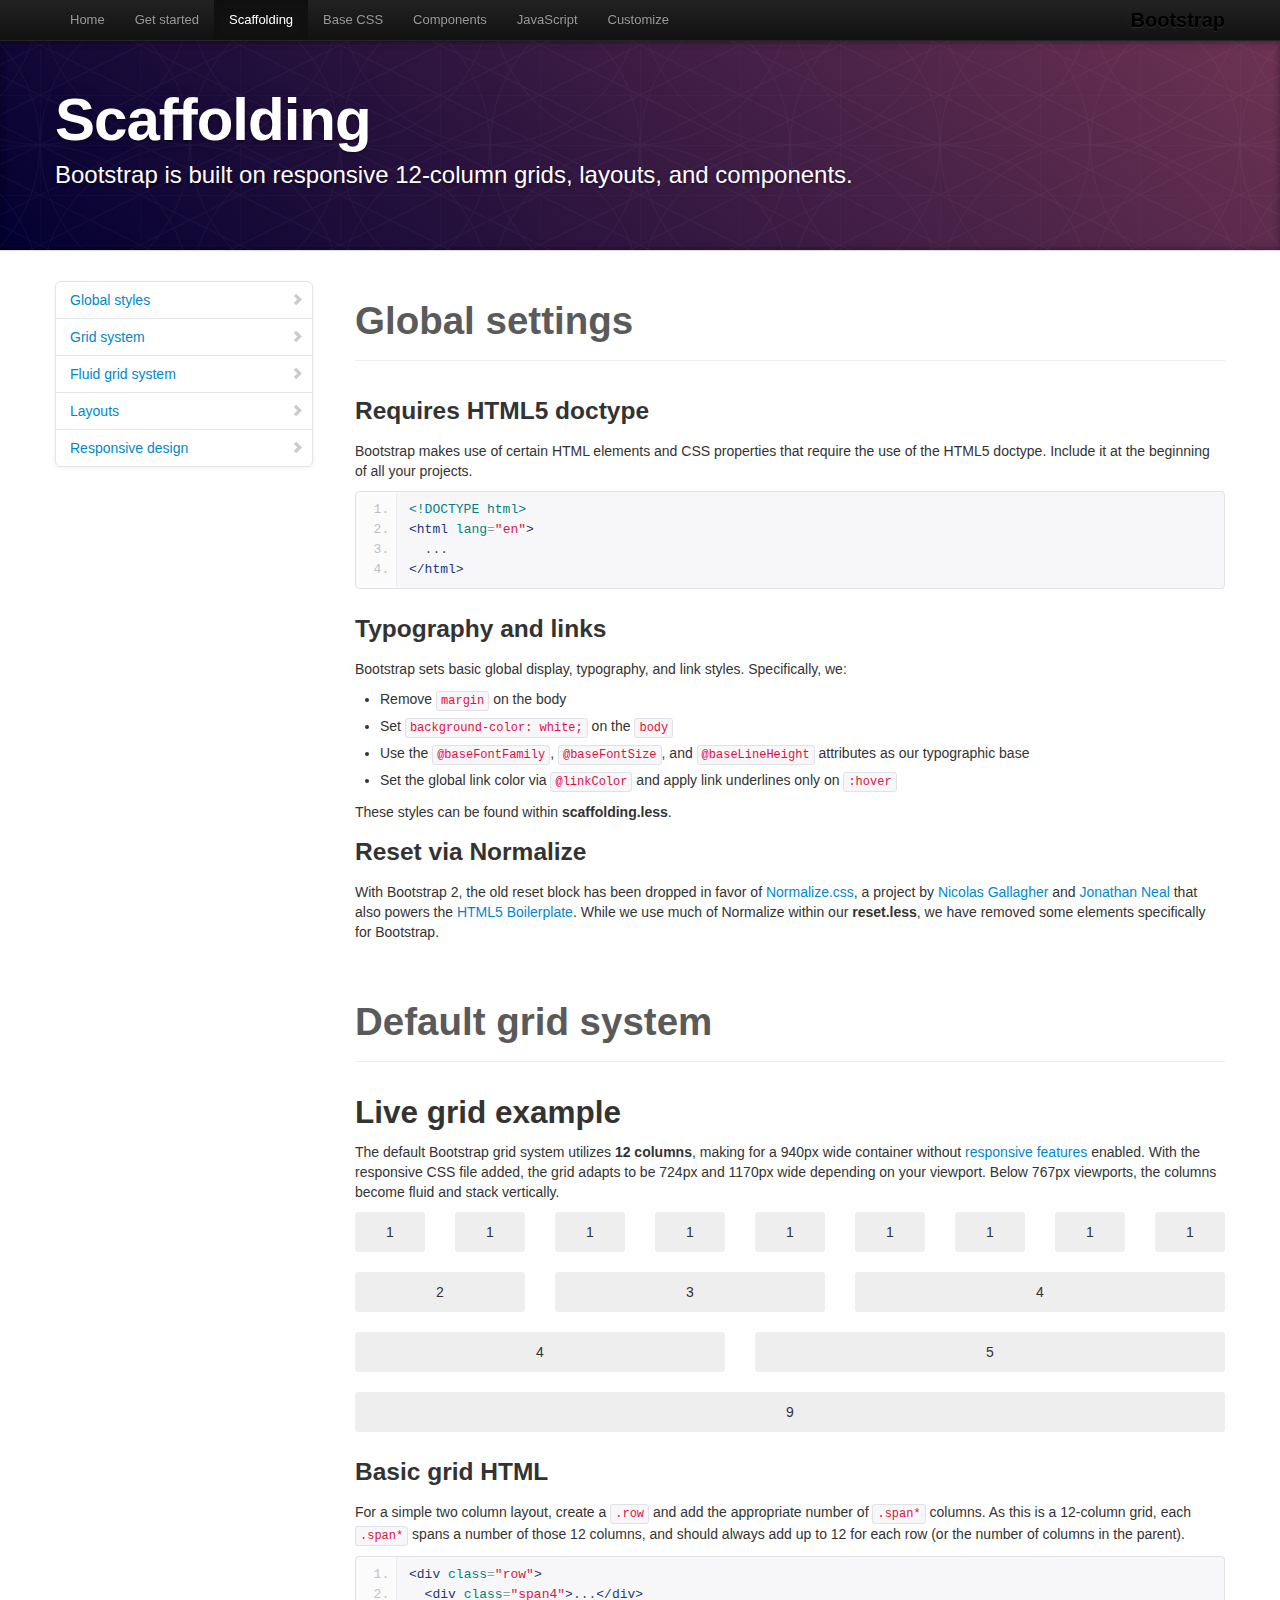
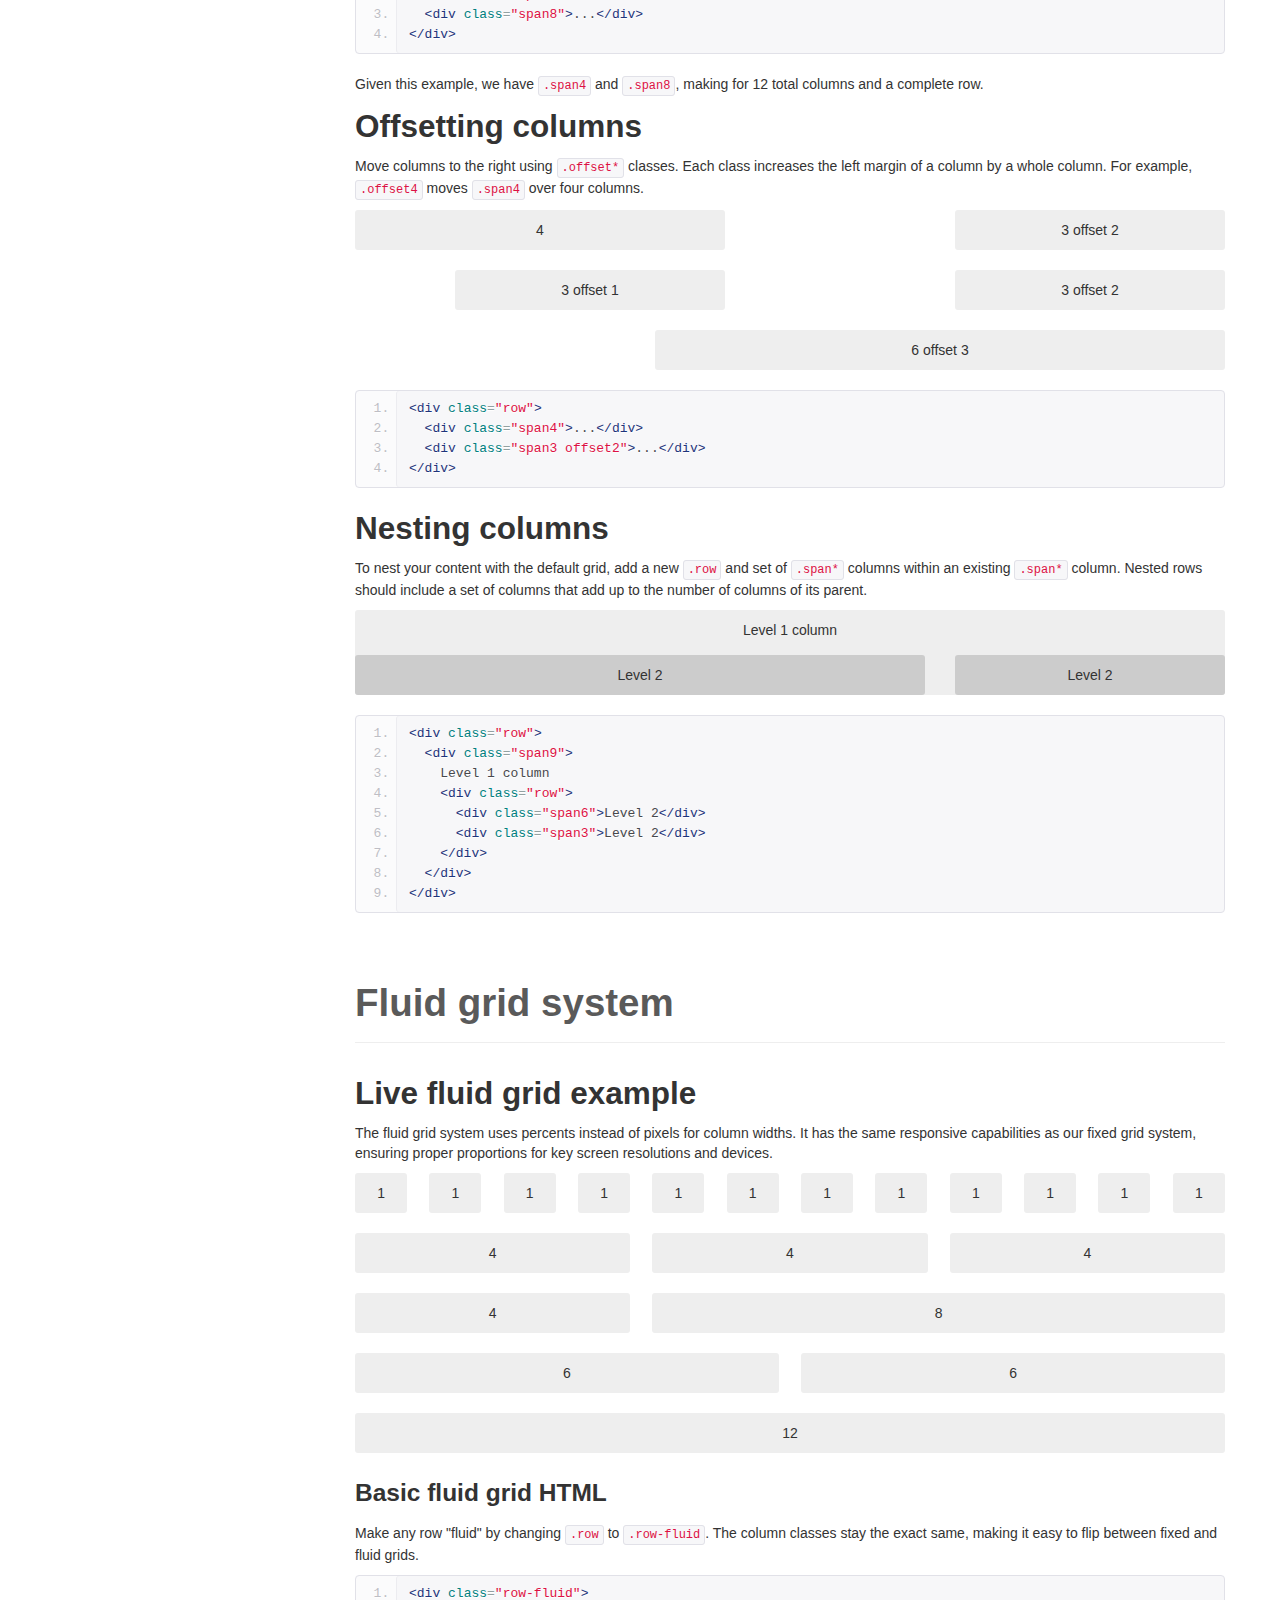
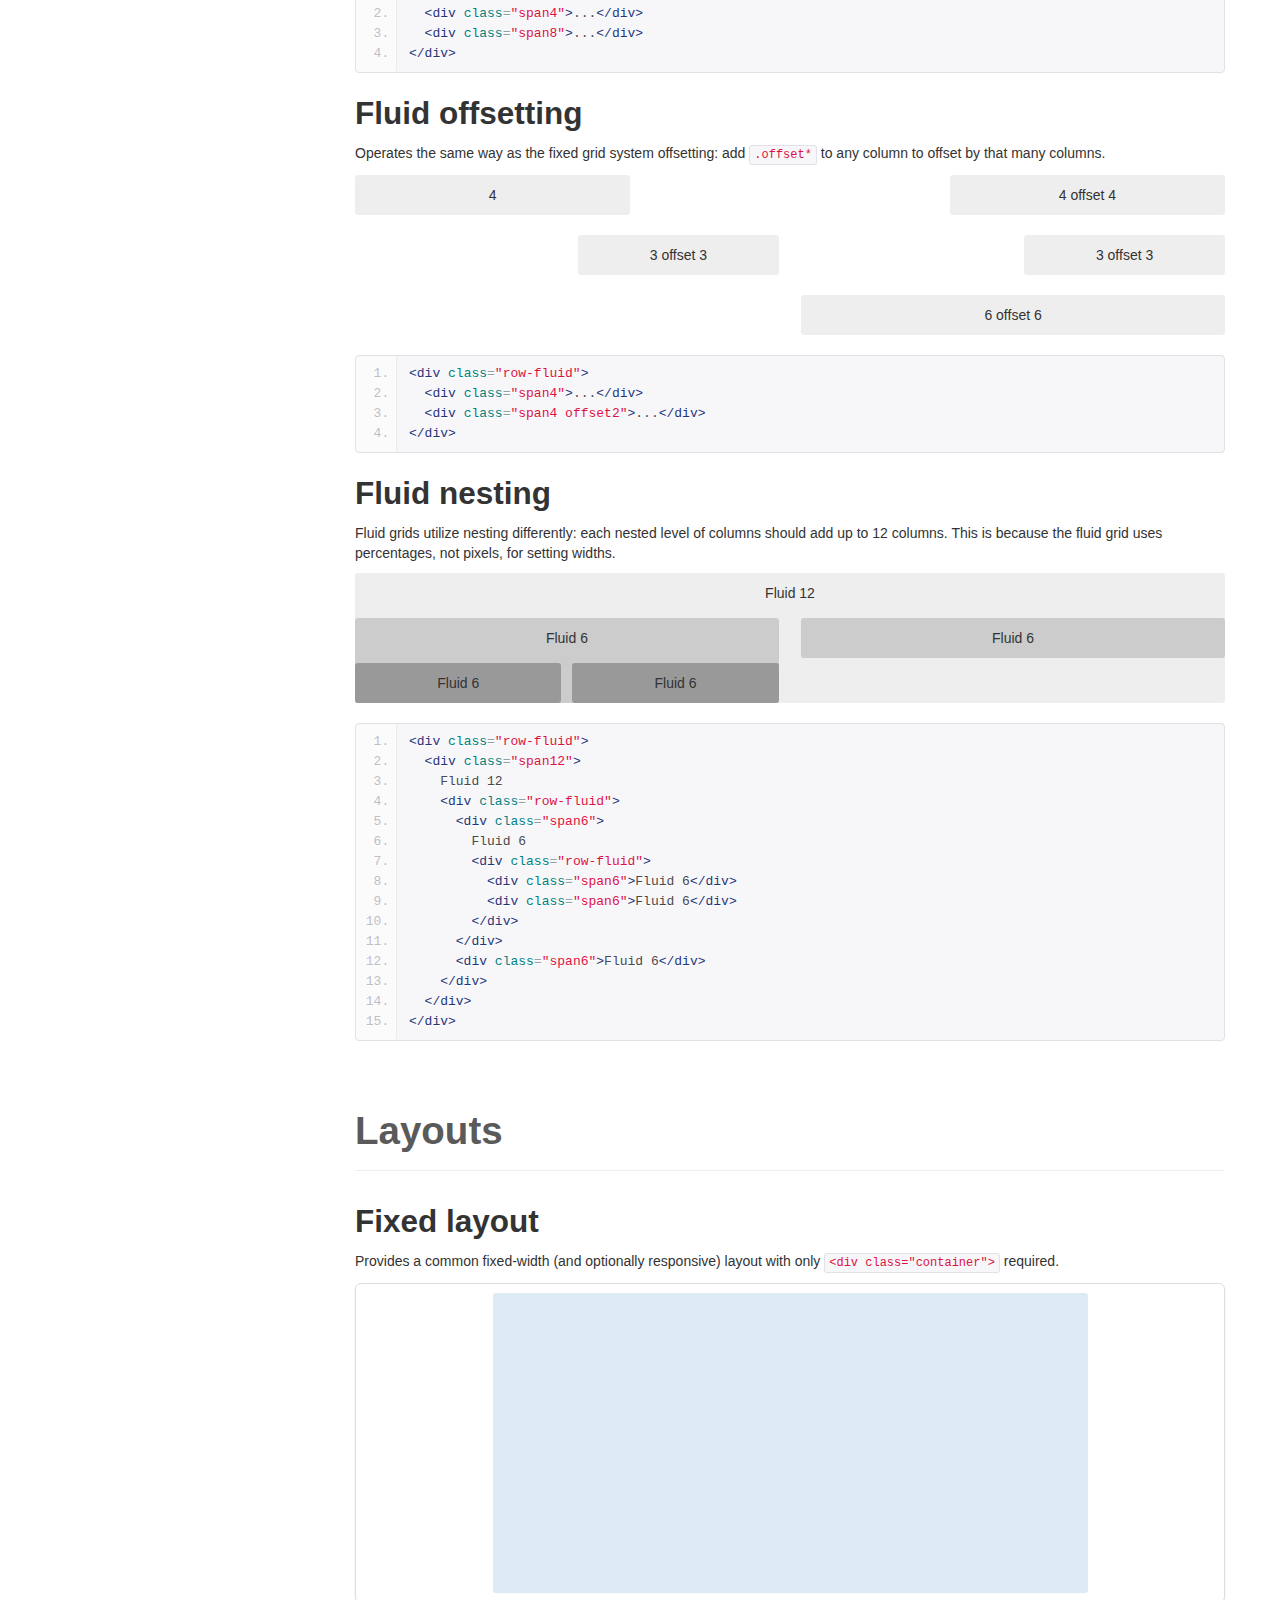
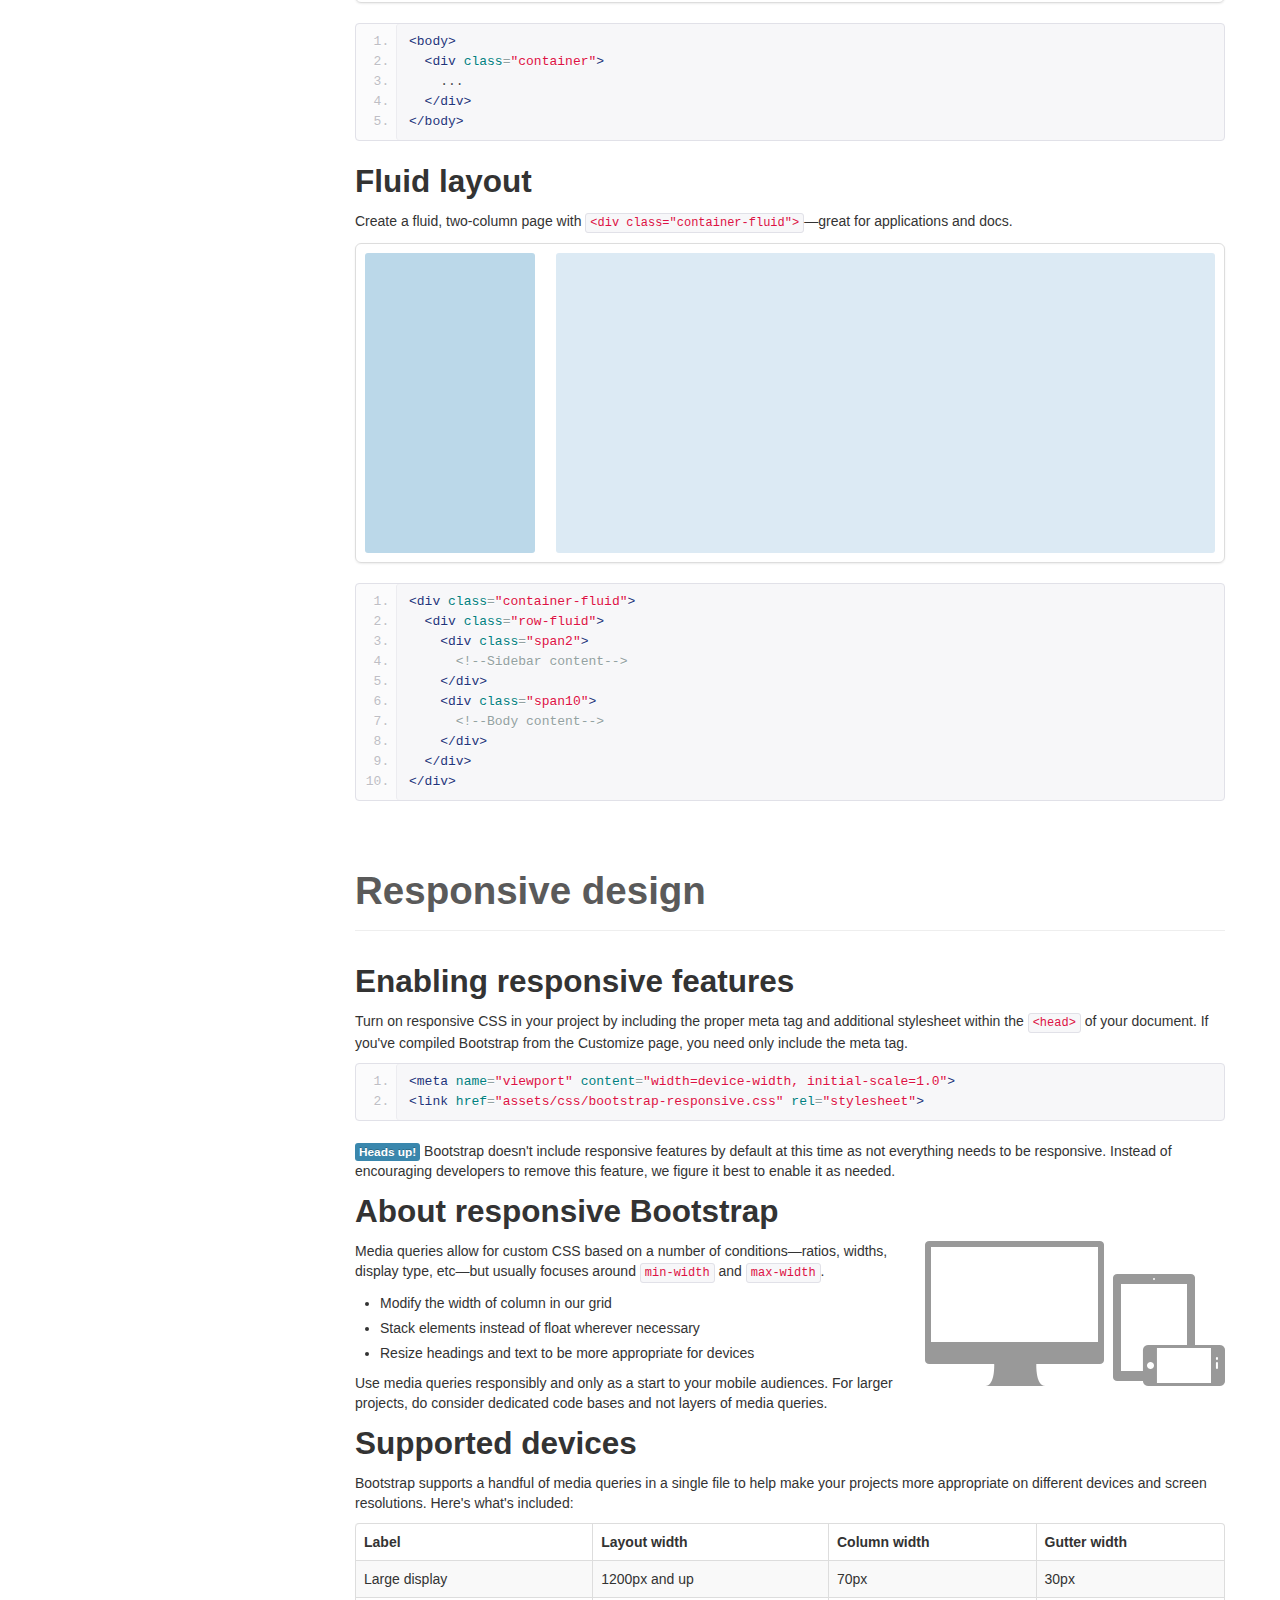
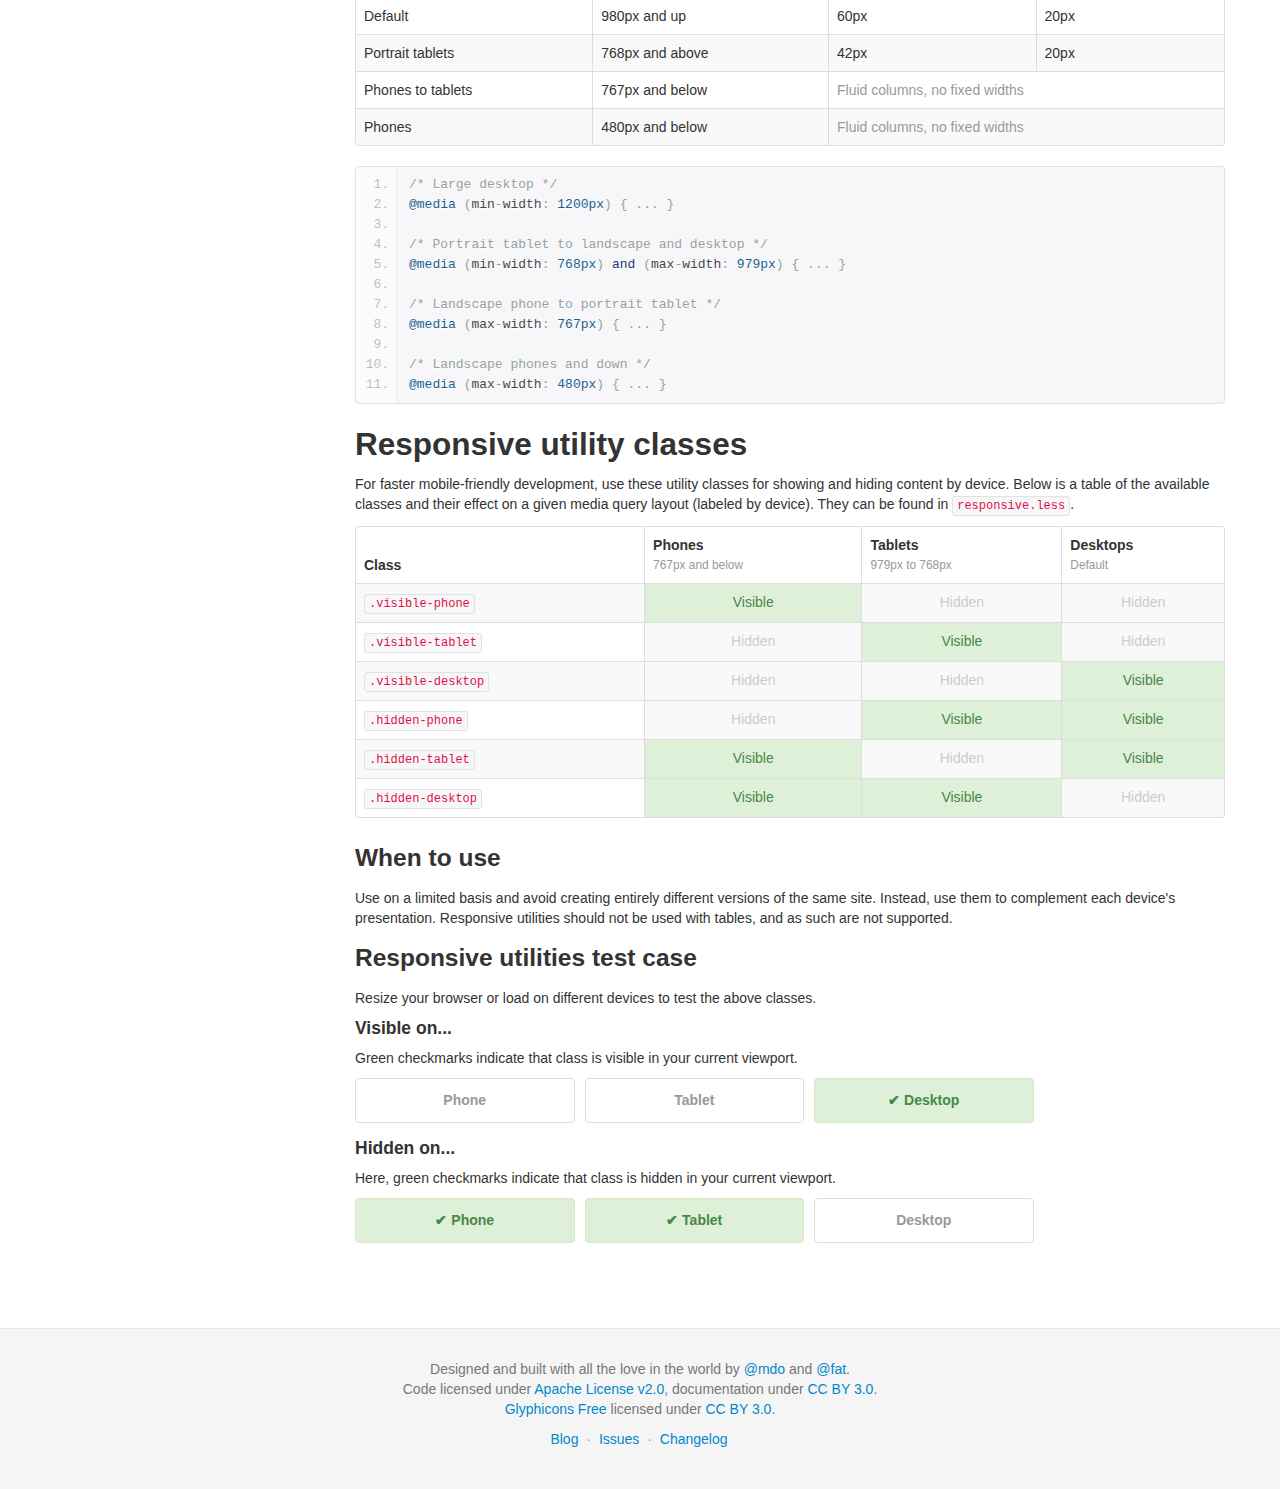
<file: bootstrap/docs/scaffolding.html>
<!DOCTYPE html>
<html lang="en">
  <head>
    <meta charset="utf-8">
    <title>Scaffolding · Bootstrap</title>
    <meta name="viewport" content="width=device-width, initial-scale=1.0">
    <meta name="description" content="">
    <meta name="author" content="">

    <!-- Le styles -->
    <link href="assets/css/bootstrap.css" rel="stylesheet">
    <link href="assets/css/bootstrap-responsive.css" rel="stylesheet">
    <link href="assets/css/docs.css" rel="stylesheet">
    <link href="assets/js/google-code-prettify/prettify.css" rel="stylesheet">

    <!-- Le HTML5 shim, for IE6-8 support of HTML5 elements -->
    <!--[if lt IE 9]>
      <script src="assets/js/html5shiv.js"></script>
    <![endif]-->

    <!-- Le fav and touch icons -->
    <link rel="apple-touch-icon-precomposed" sizes="144x144" href="assets/ico/apple-touch-icon-144-precomposed.png">
    <link rel="apple-touch-icon-precomposed" sizes="114x114" href="assets/ico/apple-touch-icon-114-precomposed.png">
      <link rel="apple-touch-icon-precomposed" sizes="72x72" href="assets/ico/apple-touch-icon-72-precomposed.png">
                    <link rel="apple-touch-icon-precomposed" href="assets/ico/apple-touch-icon-57-precomposed.png">
                                   <link rel="shortcut icon" href="assets/ico/favicon.png">

  </head>

  <body data-spy="scroll" data-target=".bs-docs-sidebar">

    <!-- Navbar
    ================================================== -->
    <div class="navbar navbar-inverse navbar-fixed-top">
      <div class="navbar-inner">
        <div class="container">
          <button type="button" class="btn btn-navbar" data-toggle="collapse" data-target=".nav-collapse">
            <span class="icon-bar"></span>
            <span class="icon-bar"></span>
            <span class="icon-bar"></span>
          </button>
          <a class="brand" href="./index.html">Bootstrap</a>
          <div class="nav-collapse collapse">
            <ul class="nav">
              <li class="">
                <a href="./index.html">Home</a>
              </li>
              <li class="">
                <a href="./getting-started.html">Get started</a>
              </li>
              <li class="active">
                <a href="./scaffolding.html">Scaffolding</a>
              </li>
              <li class="">
                <a href="./base-css.html">Base CSS</a>
              </li>
              <li class="">
                <a href="./components.html">Components</a>
              </li>
              <li class="">
                <a href="./javascript.html">JavaScript</a>
              </li>
              <li class="">
                <a href="./customize.html">Customize</a>
              </li>
            </ul>
          </div>
        </div>
      </div>
    </div>

<!-- Subhead
================================================== -->
<header class="jumbotron subhead" id="overview">
  <div class="container">
    <h1>Scaffolding</h1>
    <p class="lead">Bootstrap is built on responsive 12-column grids, layouts, and components.</p>
  </div>
</header>

  <div class="container">

    <!-- Docs nav
    ================================================== -->
    <div class="row">
      <div class="span3 bs-docs-sidebar">
        <ul class="nav nav-list bs-docs-sidenav">
          <li><a href="#global"><i class="icon-chevron-right"></i> Global styles</a></li>
          <li><a href="#gridSystem"><i class="icon-chevron-right"></i> Grid system</a></li>
          <li><a href="#fluidGridSystem"><i class="icon-chevron-right"></i> Fluid grid system</a></li>
          <li><a href="#layouts"><i class="icon-chevron-right"></i> Layouts</a></li>
          <li><a href="#responsive"><i class="icon-chevron-right"></i> Responsive design</a></li>
        </ul>
      </div>
      <div class="span9">



        <!-- Global Bootstrap settings
        ================================================== -->
        <section id="global">
          <div class="page-header">
            <h1>Global settings</h1>
          </div>

          <h3>Requires HTML5 doctype</h3>
          <p>Bootstrap makes use of certain HTML elements and CSS properties that require the use of the HTML5 doctype. Include it at the beginning of all your projects.</p>
<pre class="prettyprint linenums">
&lt;!DOCTYPE html&gt;
&lt;html lang="en"&gt;
  ...
&lt;/html&gt;
</pre>

          <h3>Typography and links</h3>
          <p>Bootstrap sets basic global display, typography, and link styles. Specifically, we:</p>
          <ul>
            <li>Remove <code>margin</code> on the body</li>
            <li>Set <code>background-color: white;</code> on the <code>body</code></li>
            <li>Use the <code>@baseFontFamily</code>, <code>@baseFontSize</code>, and <code>@baseLineHeight</code> attributes as our typographic base</li>
            <li>Set the global link color via <code>@linkColor</code> and apply link underlines only on <code>:hover</code></li>
          </ul>
          <p>These styles can be found within <strong>scaffolding.less</strong>.</p>

          <h3>Reset via Normalize</h3>
          <p>With Bootstrap 2, the old reset block has been dropped in favor of <a href="http://necolas.github.com/normalize.css/" target="_blank">Normalize.css</a>, a project by <a href="http://twitter.com/necolas" target="_blank">Nicolas Gallagher</a> and <a href="http://twitter.com/jon_neal" target="_blank">Jonathan Neal</a> that also powers the <a href="http://html5boilerplate.com" target="_blank">HTML5 Boilerplate</a>. While we use much of Normalize within our <strong>reset.less</strong>, we have removed some elements specifically for Bootstrap.</p>

        </section>




        <!-- Grid system
        ================================================== -->
        <section id="gridSystem">
          <div class="page-header">
            <h1>Default grid system</h1>
          </div>

          <h2>Live grid example</h2>
          <p>The default Bootstrap grid system utilizes <strong>12 columns</strong>, making for a 940px wide container without <a href="./scaffolding.html#responsive">responsive features</a> enabled. With the responsive CSS file added, the grid adapts to be 724px and 1170px wide depending on your viewport. Below 767px viewports, the columns become fluid and stack vertically.</p>
          <div class="bs-docs-grid">
            <div class="row show-grid">
              <div class="span1">1</div>
              <div class="span1">1</div>
              <div class="span1">1</div>
              <div class="span1">1</div>
              <div class="span1">1</div>
              <div class="span1">1</div>
              <div class="span1">1</div>
              <div class="span1">1</div>
              <div class="span1">1</div>
            </div>
            <div class="row show-grid">
              <div class="span2">2</div>
              <div class="span3">3</div>
              <div class="span4">4</div>
            </div>
            <div class="row show-grid">
              <div class="span4">4</div>
              <div class="span5">5</div>
            </div>
            <div class="row show-grid">
              <div class="span9">9</div>
            </div>
          </div>

          <h3>Basic grid HTML</h3>
          <p>For a simple two column layout, create a <code>.row</code> and add the appropriate number of <code>.span*</code> columns. As this is a 12-column grid, each <code>.span*</code> spans a number of those 12 columns, and should always add up to 12 for each row (or the number of columns in the parent).</p>
<pre class="prettyprint linenums">
&lt;div class="row"&gt;
  &lt;div class="span4"&gt;...&lt;/div&gt;
  &lt;div class="span8"&gt;...&lt;/div&gt;
&lt;/div&gt;
</pre>
          <p>Given this example, we have <code>.span4</code> and <code>.span8</code>, making for 12 total columns and a complete row.</p>

          <h2>Offsetting columns</h2>
          <p>Move columns to the right using <code>.offset*</code> classes. Each class increases the left margin of a column by a whole column. For example, <code>.offset4</code> moves <code>.span4</code> over four columns.</p>
          <div class="bs-docs-grid">
            <div class="row show-grid">
              <div class="span4">4</div>
              <div class="span3 offset2">3 offset 2</div>
            </div><!-- /row -->
            <div class="row show-grid">
              <div class="span3 offset1">3 offset 1</div>
              <div class="span3 offset2">3 offset 2</div>
            </div><!-- /row -->
            <div class="row show-grid">
              <div class="span6 offset3">6 offset 3</div>
            </div><!-- /row -->
          </div>
<pre class="prettyprint linenums">
&lt;div class="row"&gt;
  &lt;div class="span4"&gt;...&lt;/div&gt;
  &lt;div class="span3 offset2"&gt;...&lt;/div&gt;
&lt;/div&gt;
</pre>

          <h2>Nesting columns</h2>
          <p>To nest your content with the default grid, add a new <code>.row</code> and set of <code>.span*</code> columns within an existing <code>.span*</code> column. Nested rows should include a set of columns that add up to the number of columns of its parent.</p>
          <div class="row show-grid">
            <div class="span9">
              Level 1 column
              <div class="row show-grid">
                <div class="span6">
                  Level 2
                </div>
                <div class="span3">
                  Level 2
                </div>
              </div>
            </div>
          </div>
<pre class="prettyprint linenums">
&lt;div class="row"&gt;
  &lt;div class="span9"&gt;
    Level 1 column
    &lt;div class="row"&gt;
      &lt;div class="span6"&gt;Level 2&lt;/div&gt;
      &lt;div class="span3"&gt;Level 2&lt;/div&gt;
    &lt;/div&gt;
  &lt;/div&gt;
&lt;/div&gt;
</pre>
        </section>



        <!-- Fluid grid system
        ================================================== -->
        <section id="fluidGridSystem">
          <div class="page-header">
            <h1>Fluid grid system</h1>
          </div>

          <h2>Live fluid grid example</h2>
          <p>The fluid grid system uses percents instead of pixels for column widths. It has the same responsive capabilities as our fixed grid system, ensuring proper proportions for key screen resolutions and devices.</p>
          <div class="bs-docs-grid">
            <div class="row-fluid show-grid">
              <div class="span1">1</div>
              <div class="span1">1</div>
              <div class="span1">1</div>
              <div class="span1">1</div>
              <div class="span1">1</div>
              <div class="span1">1</div>
              <div class="span1">1</div>
              <div class="span1">1</div>
              <div class="span1">1</div>
              <div class="span1">1</div>
              <div class="span1">1</div>
              <div class="span1">1</div>
            </div>
            <div class="row-fluid show-grid">
              <div class="span4">4</div>
              <div class="span4">4</div>
              <div class="span4">4</div>
            </div>
            <div class="row-fluid show-grid">
              <div class="span4">4</div>
              <div class="span8">8</div>
            </div>
            <div class="row-fluid show-grid">
              <div class="span6">6</div>
              <div class="span6">6</div>
            </div>
            <div class="row-fluid show-grid">
              <div class="span12">12</div>
            </div>
          </div>

          <h3>Basic fluid grid HTML</h3>
          <p>Make any row "fluid" by changing <code>.row</code> to <code>.row-fluid</code>. The column classes stay the exact same, making it easy to flip between fixed and fluid grids.</p>
<pre class="prettyprint linenums">
&lt;div class="row-fluid"&gt;
  &lt;div class="span4"&gt;...&lt;/div&gt;
  &lt;div class="span8"&gt;...&lt;/div&gt;
&lt;/div&gt;
</pre>

          <h2>Fluid offsetting</h2>
          <p>Operates the same way as the fixed grid system offsetting: add <code>.offset*</code> to any column to offset by that many columns.</p>
          <div class="bs-docs-grid">
            <div class="row-fluid show-grid">
              <div class="span4">4</div>
              <div class="span4 offset4">4 offset 4</div>
            </div><!-- /row -->
            <div class="row-fluid show-grid">
              <div class="span3 offset3">3 offset 3</div>
              <div class="span3 offset3">3 offset 3</div>
            </div><!-- /row -->
            <div class="row-fluid show-grid">
              <div class="span6 offset6">6 offset 6</div>
            </div><!-- /row -->
          </div>
<pre class="prettyprint linenums">
&lt;div class="row-fluid"&gt;
  &lt;div class="span4"&gt;...&lt;/div&gt;
  &lt;div class="span4 offset2"&gt;...&lt;/div&gt;
&lt;/div&gt;
</pre>

          <h2>Fluid nesting</h2>
          <p>Fluid grids utilize nesting differently: each nested level of columns should add up to 12 columns. This is because the fluid grid uses percentages, not pixels, for setting widths.</p>
          <div class="row-fluid show-grid">
            <div class="span12">
              Fluid 12
              <div class="row-fluid show-grid">
                <div class="span6">
                  Fluid 6
                  <div class="row-fluid show-grid">
                    <div class="span6">
                      Fluid 6
                    </div>
                    <div class="span6">
                      Fluid 6
                    </div>
                  </div>
                </div>
                <div class="span6">
                  Fluid 6
                </div>
              </div>
            </div>
          </div>
<pre class="prettyprint linenums">
&lt;div class="row-fluid"&gt;
  &lt;div class="span12"&gt;
    Fluid 12
    &lt;div class="row-fluid"&gt;
      &lt;div class="span6"&gt;
        Fluid 6
        &lt;div class="row-fluid"&gt;
          &lt;div class="span6"&gt;Fluid 6&lt;/div&gt;
          &lt;div class="span6"&gt;Fluid 6&lt;/div&gt;
        &lt;/div&gt;
      &lt;/div&gt;
      &lt;div class="span6"&gt;Fluid 6&lt;/div&gt;
    &lt;/div&gt;
  &lt;/div&gt;
&lt;/div&gt;
</pre>

        </section>




        <!-- Layouts (Default and fluid)
        ================================================== -->
        <section id="layouts">
          <div class="page-header">
            <h1>Layouts</h1>
          </div>

          <h2>Fixed layout</h2>
          <p>Provides a common fixed-width (and optionally responsive) layout with only <code>&lt;div class="container"&gt;</code> required.</p>
          <div class="mini-layout">
            <div class="mini-layout-body"></div>
          </div>
<pre class="prettyprint linenums">
&lt;body&gt;
  &lt;div class="container"&gt;
    ...
  &lt;/div&gt;
&lt;/body&gt;
</pre>

          <h2>Fluid layout</h2>
          <p>Create a fluid, two-column page with <code>&lt;div class="container-fluid"&gt;</code>&mdash;great for applications and docs.</p>
          <div class="mini-layout fluid">
            <div class="mini-layout-sidebar"></div>
            <div class="mini-layout-body"></div>
          </div>
<pre class="prettyprint linenums">
&lt;div class="container-fluid"&gt;
  &lt;div class="row-fluid"&gt;
    &lt;div class="span2"&gt;
      &lt;!--Sidebar content--&gt;
    &lt;/div&gt;
    &lt;div class="span10"&gt;
      &lt;!--Body content--&gt;
    &lt;/div&gt;
  &lt;/div&gt;
&lt;/div&gt;
</pre>
        </section>




        <!-- Responsive design
        ================================================== -->
        <section id="responsive">
          <div class="page-header">
            <h1>Responsive design</h1>
          </div>

          <h2>Enabling responsive features</h2>
          <p>Turn on responsive CSS in your project by including the proper meta tag and additional stylesheet within the <code>&lt;head&gt;</code> of your document. If you've compiled Bootstrap from the Customize page, you need only include the meta tag.</p>
<pre class="prettyprint linenums">
&lt;meta name="viewport" content="width=device-width, initial-scale=1.0"&gt;
&lt;link href="assets/css/bootstrap-responsive.css" rel="stylesheet"&gt;
</pre>
          <p><span class="label label-info">Heads up!</span>  Bootstrap doesn't include responsive features by default at this time as not everything needs to be responsive. Instead of encouraging developers to remove this feature, we figure it best to enable it as needed.</p>

          <h2>About responsive Bootstrap</h2>
          <img src="assets/img/responsive-illustrations.png" alt="Responsive devices" style="float: right; margin: 0 0 20px 20px;">
          <p>Media queries allow for custom CSS based on a number of conditions&mdash;ratios, widths, display type, etc&mdash;but usually focuses around <code>min-width</code> and <code>max-width</code>.</p>
          <ul>
            <li>Modify the width of column in our grid</li>
            <li>Stack elements instead of float wherever necessary</li>
            <li>Resize headings and text to be more appropriate for devices</li>
          </ul>
          <p>Use media queries responsibly and only as a start to your mobile audiences. For larger projects, do consider dedicated code bases and not layers of media queries.</p>

          <h2>Supported devices</h2>
          <p>Bootstrap supports a handful of media queries in a single file to help make your projects more appropriate on different devices and screen resolutions. Here's what's included:</p>
          <table class="table table-bordered table-striped">
            <thead>
              <tr>
                <th>Label</th>
                <th>Layout width</th>
                <th>Column width</th>
                <th>Gutter width</th>
              </tr>
            </thead>
            <tbody>
              <tr>
                <td>Large display</td>
                <td>1200px and up</td>
                <td>70px</td>
                <td>30px</td>
              </tr>
              <tr>
                <td>Default</td>
                <td>980px and up</td>
                <td>60px</td>
                <td>20px</td>
              </tr>
              <tr>
                <td>Portrait tablets</td>
                <td>768px and above</td>
                <td>42px</td>
                <td>20px</td>
              </tr>
              <tr>
                <td>Phones to tablets</td>
                <td>767px and below</td>
                <td class="muted" colspan="2">Fluid columns, no fixed widths</td>
              </tr>
              <tr>
                <td>Phones</td>
                <td>480px and below</td>
                <td class="muted" colspan="2">Fluid columns, no fixed widths</td>
              </tr>
            </tbody>
          </table>
<pre class="prettyprint linenums">
/* Large desktop */
@media (min-width: 1200px) { ... }

/* Portrait tablet to landscape and desktop */
@media (min-width: 768px) and (max-width: 979px) { ... }

/* Landscape phone to portrait tablet */
@media (max-width: 767px) { ... }

/* Landscape phones and down */
@media (max-width: 480px) { ... }
</pre>


          <h2>Responsive utility classes</h2>
          <p>For faster mobile-friendly development, use these utility classes for showing and hiding content by device. Below is a table of the available classes and their effect on a given media query layout (labeled by device). They can be found in <code>responsive.less</code>.</p>
          <table class="table table-bordered table-striped responsive-utilities">
            <thead>
              <tr>
                <th>Class</th>
                <th>Phones <small>767px and below</small></th>
                <th>Tablets <small>979px to 768px</small></th>
                <th>Desktops <small>Default</small></th>
              </tr>
            </thead>
            <tbody>
              <tr>
                <th><code>.visible-phone</code></th>
                <td class="is-visible">Visible</td>
                <td class="is-hidden">Hidden</td>
                <td class="is-hidden">Hidden</td>
              </tr>
              <tr>
                <th><code>.visible-tablet</code></th>
                <td class="is-hidden">Hidden</td>
                <td class="is-visible">Visible</td>
                <td class="is-hidden">Hidden</td>
              </tr>
              <tr>
                <th><code>.visible-desktop</code></th>
                <td class="is-hidden">Hidden</td>
                <td class="is-hidden">Hidden</td>
                <td class="is-visible">Visible</td>
              </tr>
              <tr>
                <th><code>.hidden-phone</code></th>
                <td class="is-hidden">Hidden</td>
                <td class="is-visible">Visible</td>
                <td class="is-visible">Visible</td>
              </tr>
              <tr>
                <th><code>.hidden-tablet</code></th>
                <td class="is-visible">Visible</td>
                <td class="is-hidden">Hidden</td>
                <td class="is-visible">Visible</td>
              </tr>
              <tr>
                <th><code>.hidden-desktop</code></th>
                <td class="is-visible">Visible</td>
                <td class="is-visible">Visible</td>
                <td class="is-hidden">Hidden</td>
              </tr>
            </tbody>
          </table>

          <h3>When to use</h3>
          <p>Use on a limited basis and avoid creating entirely different versions of the same site. Instead, use them to complement each device's presentation. Responsive utilities should not be used with tables, and as such are not supported.</p>

          <h3>Responsive utilities test case</h3>
          <p>Resize your browser or load on different devices to test the above classes.</p>
          <h4>Visible on...</h4>
          <p>Green checkmarks indicate that class is visible in your current viewport.</p>
          <ul class="responsive-utilities-test">
            <li>Phone<span class="visible-phone">&#10004; Phone</span></li>
            <li>Tablet<span class="visible-tablet">&#10004; Tablet</span></li>
            <li>Desktop<span class="visible-desktop">&#10004; Desktop</span></li>
          </ul>
          <h4>Hidden on...</h4>
          <p>Here, green checkmarks indicate that class is hidden in your current viewport.</p>
          <ul class="responsive-utilities-test hidden-on">
            <li>Phone<span class="hidden-phone">&#10004; Phone</span></li>
            <li>Tablet<span class="hidden-tablet">&#10004; Tablet</span></li>
            <li>Desktop<span class="hidden-desktop">&#10004; Desktop</span></li>
          </ul>

        </section>



      </div>
    </div>

  </div>



    <!-- Footer
    ================================================== -->
    <footer class="footer">
      <div class="container">
        <p>Designed and built with all the love in the world by <a href="http://twitter.com/mdo" target="_blank">@mdo</a> and <a href="http://twitter.com/fat" target="_blank">@fat</a>.</p>
        <p>Code licensed under <a href="http://www.apache.org/licenses/LICENSE-2.0" target="_blank">Apache License v2.0</a>, documentation under <a href="http://creativecommons.org/licenses/by/3.0/">CC BY 3.0</a>.</p>
        <p><a href="http://glyphicons.com">Glyphicons Free</a> licensed under <a href="http://creativecommons.org/licenses/by/3.0/">CC BY 3.0</a>.</p>
        <ul class="footer-links">
          <li><a href="http://blog.getbootstrap.com">Blog</a></li>
          <li class="muted">&middot;</li>
          <li><a href="https://github.com/twitter/bootstrap/issues?state=open">Issues</a></li>
          <li class="muted">&middot;</li>
          <li><a href="https://github.com/twitter/bootstrap/blob/master/CHANGELOG.md">Changelog</a></li>
        </ul>
      </div>
    </footer>



    <!-- Le javascript
    ================================================== -->
    <!-- Placed at the end of the document so the pages load faster -->
    <script type="text/javascript" src="http://platform.twitter.com/widgets.js"></script>
    <script src="assets/js/jquery.js"></script>
    <script src="assets/js/bootstrap-transition.js"></script>
    <script src="assets/js/bootstrap-alert.js"></script>
    <script src="assets/js/bootstrap-modal.js"></script>
    <script src="assets/js/bootstrap-dropdown.js"></script>
    <script src="assets/js/bootstrap-scrollspy.js"></script>
    <script src="assets/js/bootstrap-tab.js"></script>
    <script src="assets/js/bootstrap-tooltip.js"></script>
    <script src="assets/js/bootstrap-popover.js"></script>
    <script src="assets/js/bootstrap-button.js"></script>
    <script src="assets/js/bootstrap-collapse.js"></script>
    <script src="assets/js/bootstrap-carousel.js"></script>
    <script src="assets/js/bootstrap-typeahead.js"></script>
    <script src="assets/js/bootstrap-affix.js"></script>

    <script src="assets/js/holder/holder.js"></script>
    <script src="assets/js/google-code-prettify/prettify.js"></script>

    <script src="assets/js/application.js"></script>



  </body>
</html>
</file>
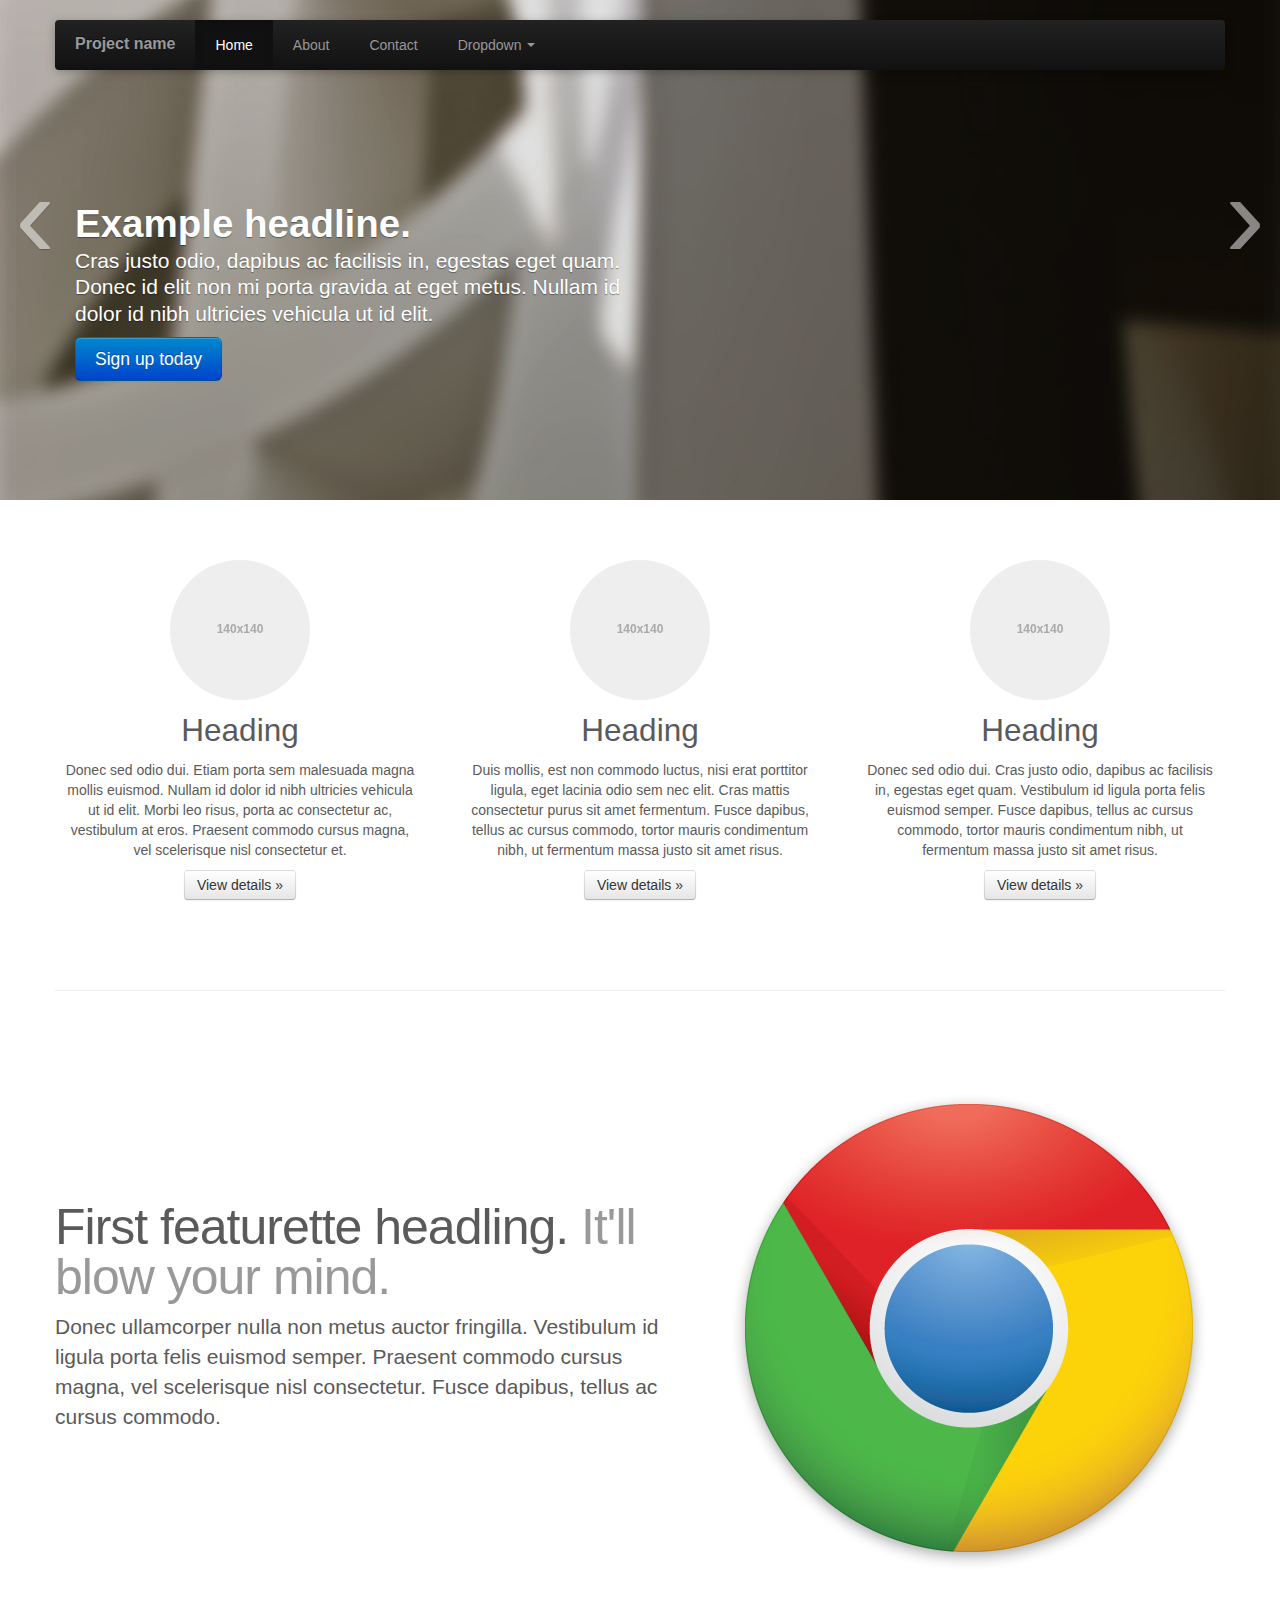
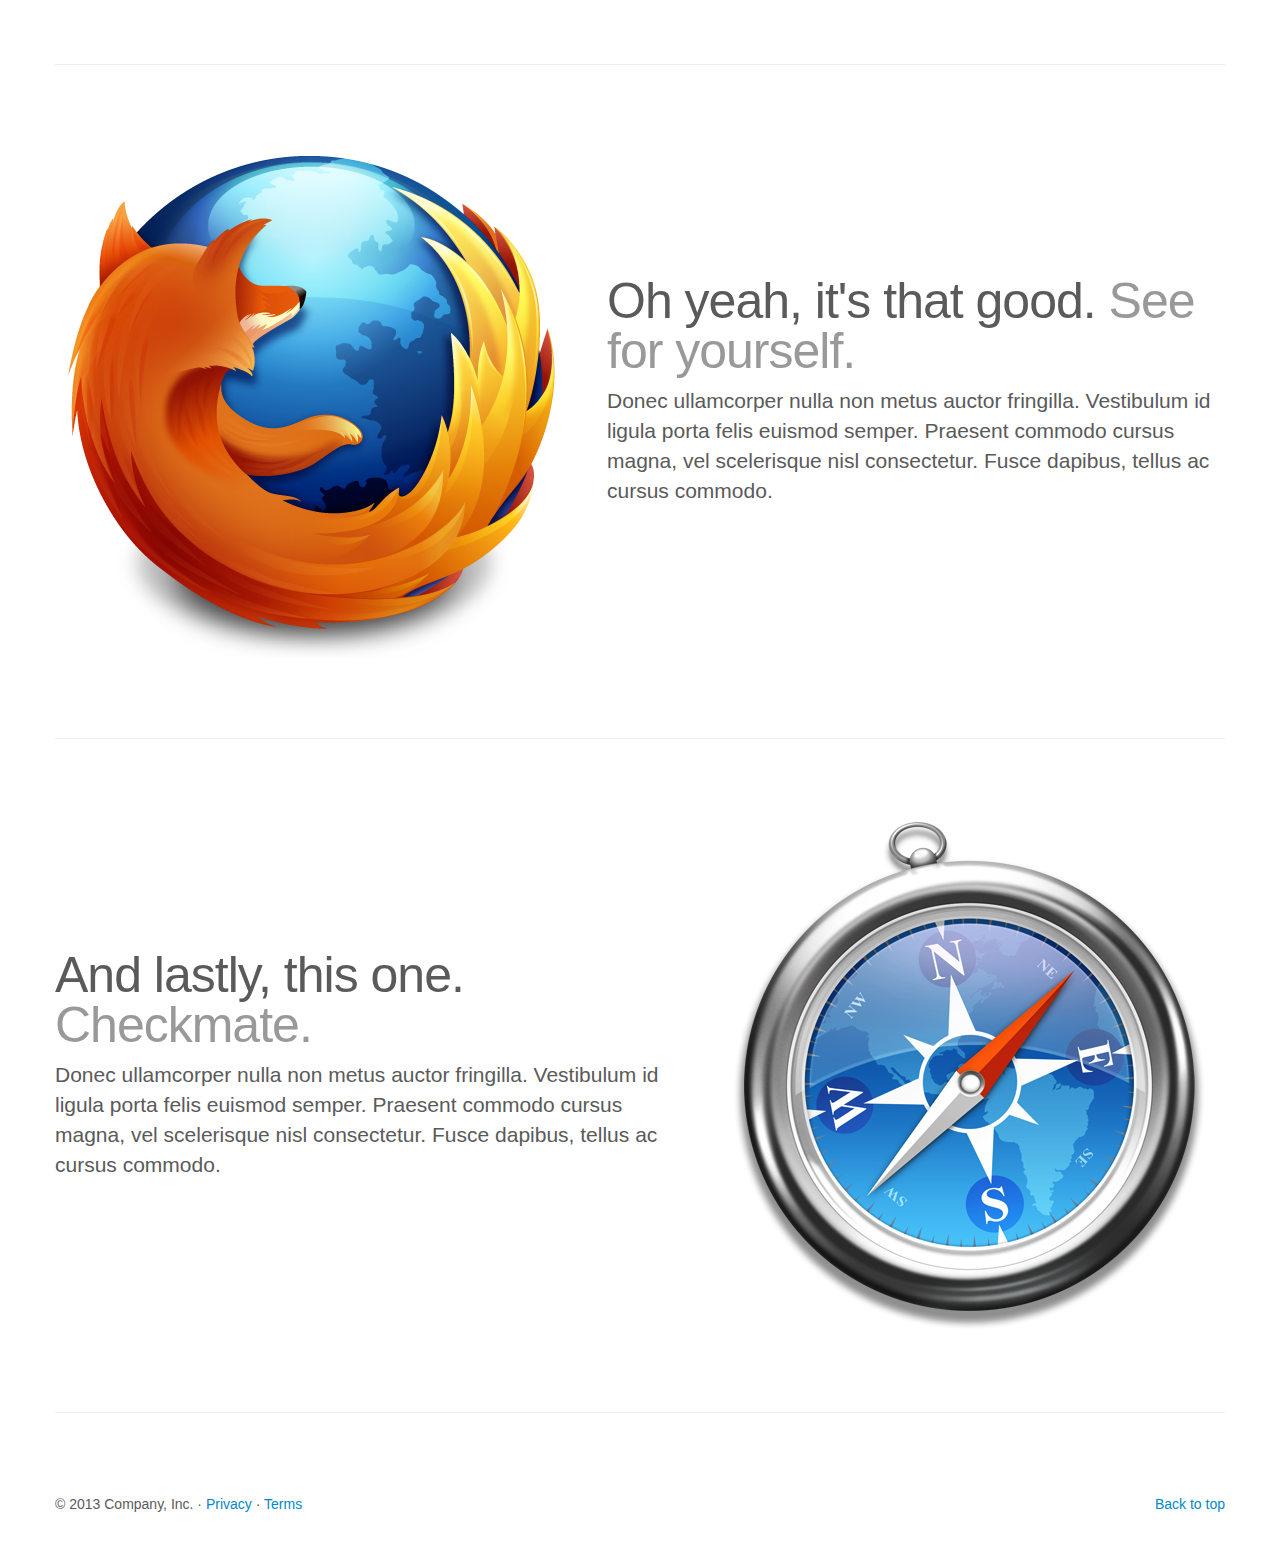
<file: bootstrap/docs/examples/carousel.html>
<!DOCTYPE html>
<html lang="en">
  <head>
    <meta charset="utf-8">
    <title>Carousel Template &middot; Bootstrap</title>
    <meta name="viewport" content="width=device-width, initial-scale=1.0">
    <meta name="description" content="">
    <meta name="author" content="">

    <!-- Le styles -->
    <link href="../assets/css/bootstrap.css" rel="stylesheet">
    <link href="../assets/css/bootstrap-responsive.css" rel="stylesheet">
    <style>

    /* GLOBAL STYLES
    -------------------------------------------------- */
    /* Padding below the footer and lighter body text */

    body {
      padding-bottom: 40px;
      color: #5a5a5a;
    }



    /* CUSTOMIZE THE NAVBAR
    -------------------------------------------------- */

    /* Special class on .container surrounding .navbar, used for positioning it into place. */
    .navbar-wrapper {
      position: absolute;
      top: 0;
      left: 0;
      right: 0;
      z-index: 10;
      margin-top: 20px;
      margin-bottom: -90px; /* Negative margin to pull up carousel. 90px is roughly margins and height of navbar. */
    }
    .navbar-wrapper .navbar {

    }

    /* Remove border and change up box shadow for more contrast */
    .navbar .navbar-inner {
      border: 0;
      -webkit-box-shadow: 0 2px 10px rgba(0,0,0,.25);
         -moz-box-shadow: 0 2px 10px rgba(0,0,0,.25);
              box-shadow: 0 2px 10px rgba(0,0,0,.25);
    }

    /* Downsize the brand/project name a bit */
    .navbar .brand {
      padding: 14px 20px 16px; /* Increase vertical padding to match navbar links */
      font-size: 16px;
      font-weight: bold;
      text-shadow: 0 -1px 0 rgba(0,0,0,.5);
    }

    /* Navbar links: increase padding for taller navbar */
    .navbar .nav > li > a {
      padding: 15px 20px;
    }

    /* Offset the responsive button for proper vertical alignment */
    .navbar .btn-navbar {
      margin-top: 10px;
    }



    /* CUSTOMIZE THE CAROUSEL
    -------------------------------------------------- */

    /* Carousel base class */
    .carousel {
      margin-bottom: 60px;
    }

    .carousel .container {
      position: relative;
      z-index: 9;
    }

    .carousel-control {
      height: 80px;
      margin-top: 0;
      font-size: 120px;
      text-shadow: 0 1px 1px rgba(0,0,0,.4);
      background-color: transparent;
      border: 0;
      z-index: 10;
    }

    .carousel .item {
      height: 500px;
    }
    .carousel img {
      position: absolute;
      top: 0;
      left: 0;
      min-width: 100%;
      height: 500px;
    }

    .carousel-caption {
      background-color: transparent;
      position: static;
      max-width: 550px;
      padding: 0 20px;
      margin-top: 200px;
    }
    .carousel-caption h1,
    .carousel-caption .lead {
      margin: 0;
      line-height: 1.25;
      color: #fff;
      text-shadow: 0 1px 1px rgba(0,0,0,.4);
    }
    .carousel-caption .btn {
      margin-top: 10px;
    }



    /* MARKETING CONTENT
    -------------------------------------------------- */

    /* Center align the text within the three columns below the carousel */
    .marketing .span4 {
      text-align: center;
    }
    .marketing h2 {
      font-weight: normal;
    }
    .marketing .span4 p {
      margin-left: 10px;
      margin-right: 10px;
    }


    /* Featurettes
    ------------------------- */

    .featurette-divider {
      margin: 80px 0; /* Space out the Bootstrap <hr> more */
    }
    .featurette {
      padding-top: 120px; /* Vertically center images part 1: add padding above and below text. */
      overflow: hidden; /* Vertically center images part 2: clear their floats. */
    }
    .featurette-image {
      margin-top: -120px; /* Vertically center images part 3: negative margin up the image the same amount of the padding to center it. */
    }

    /* Give some space on the sides of the floated elements so text doesn't run right into it. */
    .featurette-image.pull-left {
      margin-right: 40px;
    }
    .featurette-image.pull-right {
      margin-left: 40px;
    }

    /* Thin out the marketing headings */
    .featurette-heading {
      font-size: 50px;
      font-weight: 300;
      line-height: 1;
      letter-spacing: -1px;
    }



    /* RESPONSIVE CSS
    -------------------------------------------------- */

    @media (max-width: 979px) {

      .container.navbar-wrapper {
        margin-bottom: 0;
        width: auto;
      }
      .navbar-inner {
        border-radius: 0;
        margin: -20px 0;
      }

      .carousel .item {
        height: 500px;
      }
      .carousel img {
        width: auto;
        height: 500px;
      }

      .featurette {
        height: auto;
        padding: 0;
      }
      .featurette-image.pull-left,
      .featurette-image.pull-right {
        display: block;
        float: none;
        max-width: 40%;
        margin: 0 auto 20px;
      }
    }


    @media (max-width: 767px) {

      .navbar-inner {
        margin: -20px;
      }

      .carousel {
        margin-left: -20px;
        margin-right: -20px;
      }
      .carousel .container {

      }
      .carousel .item {
        height: 300px;
      }
      .carousel img {
        height: 300px;
      }
      .carousel-caption {
        width: 65%;
        padding: 0 70px;
        margin-top: 100px;
      }
      .carousel-caption h1 {
        font-size: 30px;
      }
      .carousel-caption .lead,
      .carousel-caption .btn {
        font-size: 18px;
      }

      .marketing .span4 + .span4 {
        margin-top: 40px;
      }

      .featurette-heading {
        font-size: 30px;
      }
      .featurette .lead {
        font-size: 18px;
        line-height: 1.5;
      }

    }
    </style>

    <!-- HTML5 shim, for IE6-8 support of HTML5 elements -->
    <!--[if lt IE 9]>
      <script src="../assets/js/html5shiv.js"></script>
    <![endif]-->

    <!-- Fav and touch icons -->
    <link rel="apple-touch-icon-precomposed" sizes="144x144" href="../assets/ico/apple-touch-icon-144-precomposed.png">
    <link rel="apple-touch-icon-precomposed" sizes="114x114" href="../assets/ico/apple-touch-icon-114-precomposed.png">
      <link rel="apple-touch-icon-precomposed" sizes="72x72" href="../assets/ico/apple-touch-icon-72-precomposed.png">
                    <link rel="apple-touch-icon-precomposed" href="../assets/ico/apple-touch-icon-57-precomposed.png">
                                   <link rel="shortcut icon" href="../assets/ico/favicon.png">
  </head>

  <body>



    <!-- NAVBAR
    ================================================== -->
    <div class="navbar-wrapper">
      <!-- Wrap the .navbar in .container to center it within the absolutely positioned parent. -->
      <div class="container">

        <div class="navbar navbar-inverse">
          <div class="navbar-inner">
            <!-- Responsive Navbar Part 1: Button for triggering responsive navbar (not covered in tutorial). Include responsive CSS to utilize. -->
            <button type="button" class="btn btn-navbar" data-toggle="collapse" data-target=".nav-collapse">
              <span class="icon-bar"></span>
              <span class="icon-bar"></span>
              <span class="icon-bar"></span>
            </button>
            <a class="brand" href="#">Project name</a>
            <!-- Responsive Navbar Part 2: Place all navbar contents you want collapsed withing .navbar-collapse.collapse. -->
            <div class="nav-collapse collapse">
              <ul class="nav">
                <li class="active"><a href="#">Home</a></li>
                <li><a href="#about">About</a></li>
                <li><a href="#contact">Contact</a></li>
                <!-- Read about Bootstrap dropdowns at http://twitter.github.com/bootstrap/javascript.html#dropdowns -->
                <li class="dropdown">
                  <a href="#" class="dropdown-toggle" data-toggle="dropdown">Dropdown <b class="caret"></b></a>
                  <ul class="dropdown-menu">
                    <li><a href="#">Action</a></li>
                    <li><a href="#">Another action</a></li>
                    <li><a href="#">Something else here</a></li>
                    <li class="divider"></li>
                    <li class="nav-header">Nav header</li>
                    <li><a href="#">Separated link</a></li>
                    <li><a href="#">One more separated link</a></li>
                  </ul>
                </li>
              </ul>
            </div><!--/.nav-collapse -->
          </div><!-- /.navbar-inner -->
        </div><!-- /.navbar -->

      </div> <!-- /.container -->
    </div><!-- /.navbar-wrapper -->



    <!-- Carousel
    ================================================== -->
    <div id="myCarousel" class="carousel slide">
      <div class="carousel-inner">
        <div class="item active">
          <img src="../assets/img/examples/slide-01.jpg" alt="">
          <div class="container">
            <div class="carousel-caption">
              <h1>Example headline.</h1>
              <p class="lead">Cras justo odio, dapibus ac facilisis in, egestas eget quam. Donec id elit non mi porta gravida at eget metus. Nullam id dolor id nibh ultricies vehicula ut id elit.</p>
              <a class="btn btn-large btn-primary" href="#">Sign up today</a>
            </div>
          </div>
        </div>
        <div class="item">
          <img src="../assets/img/examples/slide-02.jpg" alt="">
          <div class="container">
            <div class="carousel-caption">
              <h1>Another example headline.</h1>
              <p class="lead">Cras justo odio, dapibus ac facilisis in, egestas eget quam. Donec id elit non mi porta gravida at eget metus. Nullam id dolor id nibh ultricies vehicula ut id elit.</p>
              <a class="btn btn-large btn-primary" href="#">Learn more</a>
            </div>
          </div>
        </div>
        <div class="item">
          <img src="../assets/img/examples/slide-03.jpg" alt="">
          <div class="container">
            <div class="carousel-caption">
              <h1>One more for good measure.</h1>
              <p class="lead">Cras justo odio, dapibus ac facilisis in, egestas eget quam. Donec id elit non mi porta gravida at eget metus. Nullam id dolor id nibh ultricies vehicula ut id elit.</p>
              <a class="btn btn-large btn-primary" href="#">Browse gallery</a>
            </div>
          </div>
        </div>
      </div>
      <a class="left carousel-control" href="#myCarousel" data-slide="prev">&lsaquo;</a>
      <a class="right carousel-control" href="#myCarousel" data-slide="next">&rsaquo;</a>
    </div><!-- /.carousel -->



    <!-- Marketing messaging and featurettes
    ================================================== -->
    <!-- Wrap the rest of the page in another container to center all the content. -->

    <div class="container marketing">

      <!-- Three columns of text below the carousel -->
      <div class="row">
        <div class="span4">
          <img class="img-circle" data-src="holder.js/140x140">
          <h2>Heading</h2>
          <p>Donec sed odio dui. Etiam porta sem malesuada magna mollis euismod. Nullam id dolor id nibh ultricies vehicula ut id elit. Morbi leo risus, porta ac consectetur ac, vestibulum at eros. Praesent commodo cursus magna, vel scelerisque nisl consectetur et.</p>
          <p><a class="btn" href="#">View details &raquo;</a></p>
        </div><!-- /.span4 -->
        <div class="span4">
          <img class="img-circle" data-src="holder.js/140x140">
          <h2>Heading</h2>
          <p>Duis mollis, est non commodo luctus, nisi erat porttitor ligula, eget lacinia odio sem nec elit. Cras mattis consectetur purus sit amet fermentum. Fusce dapibus, tellus ac cursus commodo, tortor mauris condimentum nibh, ut fermentum massa justo sit amet risus.</p>
          <p><a class="btn" href="#">View details &raquo;</a></p>
        </div><!-- /.span4 -->
        <div class="span4">
          <img class="img-circle" data-src="holder.js/140x140">
          <h2>Heading</h2>
          <p>Donec sed odio dui. Cras justo odio, dapibus ac facilisis in, egestas eget quam. Vestibulum id ligula porta felis euismod semper. Fusce dapibus, tellus ac cursus commodo, tortor mauris condimentum nibh, ut fermentum massa justo sit amet risus.</p>
          <p><a class="btn" href="#">View details &raquo;</a></p>
        </div><!-- /.span4 -->
      </div><!-- /.row -->


      <!-- START THE FEATURETTES -->

      <hr class="featurette-divider">

      <div class="featurette">
        <img class="featurette-image pull-right" src="../assets/img/examples/browser-icon-chrome.png">
        <h2 class="featurette-heading">First featurette headling. <span class="muted">It'll blow your mind.</span></h2>
        <p class="lead">Donec ullamcorper nulla non metus auctor fringilla. Vestibulum id ligula porta felis euismod semper. Praesent commodo cursus magna, vel scelerisque nisl consectetur. Fusce dapibus, tellus ac cursus commodo.</p>
      </div>

      <hr class="featurette-divider">

      <div class="featurette">
        <img class="featurette-image pull-left" src="../assets/img/examples/browser-icon-firefox.png">
        <h2 class="featurette-heading">Oh yeah, it's that good. <span class="muted">See for yourself.</span></h2>
        <p class="lead">Donec ullamcorper nulla non metus auctor fringilla. Vestibulum id ligula porta felis euismod semper. Praesent commodo cursus magna, vel scelerisque nisl consectetur. Fusce dapibus, tellus ac cursus commodo.</p>
      </div>

      <hr class="featurette-divider">

      <div class="featurette">
        <img class="featurette-image pull-right" src="../assets/img/examples/browser-icon-safari.png">
        <h2 class="featurette-heading">And lastly, this one. <span class="muted">Checkmate.</span></h2>
        <p class="lead">Donec ullamcorper nulla non metus auctor fringilla. Vestibulum id ligula porta felis euismod semper. Praesent commodo cursus magna, vel scelerisque nisl consectetur. Fusce dapibus, tellus ac cursus commodo.</p>
      </div>

      <hr class="featurette-divider">

      <!-- /END THE FEATURETTES -->


      <!-- FOOTER -->
      <footer>
        <p class="pull-right"><a href="#">Back to top</a></p>
        <p>&copy; 2013 Company, Inc. &middot; <a href="#">Privacy</a> &middot; <a href="#">Terms</a></p>
      </footer>

    </div><!-- /.container -->



    <!-- Le javascript
    ================================================== -->
    <!-- Placed at the end of the document so the pages load faster -->
    <script src="../assets/js/jquery.js"></script>
    <script src="../assets/js/bootstrap-transition.js"></script>
    <script src="../assets/js/bootstrap-alert.js"></script>
    <script src="../assets/js/bootstrap-modal.js"></script>
    <script src="../assets/js/bootstrap-dropdown.js"></script>
    <script src="../assets/js/bootstrap-scrollspy.js"></script>
    <script src="../assets/js/bootstrap-tab.js"></script>
    <script src="../assets/js/bootstrap-tooltip.js"></script>
    <script src="../assets/js/bootstrap-popover.js"></script>
    <script src="../assets/js/bootstrap-button.js"></script>
    <script src="../assets/js/bootstrap-collapse.js"></script>
    <script src="../assets/js/bootstrap-carousel.js"></script>
    <script src="../assets/js/bootstrap-typeahead.js"></script>
    <script>
      !function ($) {
        $(function(){
          // carousel demo
          $('#myCarousel').carousel()
        })
      }(window.jQuery)
    </script>
    <script src="../assets/js/holder/holder.js"></script>
  </body>
</html>
</file>
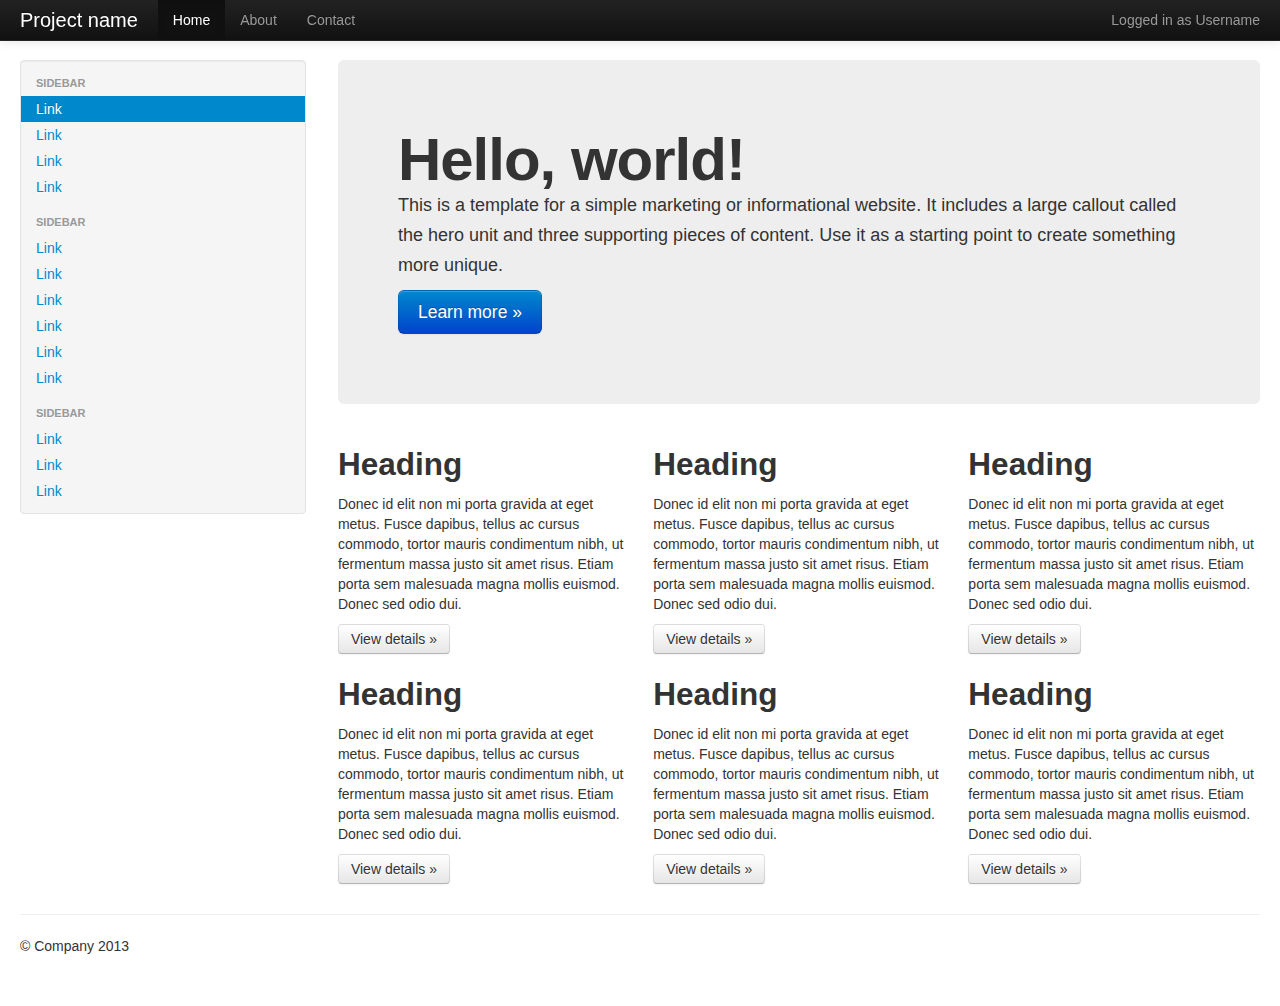
<file: bootstrap/docs/examples/fluid.html>
<!DOCTYPE html>
<html lang="en">
  <head>
    <meta charset="utf-8">
    <title>Bootstrap, from Twitter</title>
    <meta name="viewport" content="width=device-width, initial-scale=1.0">
    <meta name="description" content="">
    <meta name="author" content="">

    <!-- Le styles -->
    <link href="../assets/css/bootstrap.css" rel="stylesheet">
    <style type="text/css">
      body {
        padding-top: 60px;
        padding-bottom: 40px;
      }
      .sidebar-nav {
        padding: 9px 0;
      }

      @media (max-width: 980px) {
        /* Enable use of floated navbar text */
        .navbar-text.pull-right {
          float: none;
          padding-left: 5px;
          padding-right: 5px;
        }
      }
    </style>
    <link href="../assets/css/bootstrap-responsive.css" rel="stylesheet">

    <!-- HTML5 shim, for IE6-8 support of HTML5 elements -->
    <!--[if lt IE 9]>
      <script src="../assets/js/html5shiv.js"></script>
    <![endif]-->

    <!-- Fav and touch icons -->
    <link rel="apple-touch-icon-precomposed" sizes="144x144" href="../assets/ico/apple-touch-icon-144-precomposed.png">
    <link rel="apple-touch-icon-precomposed" sizes="114x114" href="../assets/ico/apple-touch-icon-114-precomposed.png">
      <link rel="apple-touch-icon-precomposed" sizes="72x72" href="../assets/ico/apple-touch-icon-72-precomposed.png">
                    <link rel="apple-touch-icon-precomposed" href="../assets/ico/apple-touch-icon-57-precomposed.png">
                                   <link rel="shortcut icon" href="../assets/ico/favicon.png">
  </head>

  <body>

    <div class="navbar navbar-inverse navbar-fixed-top">
      <div class="navbar-inner">
        <div class="container-fluid">
          <button type="button" class="btn btn-navbar" data-toggle="collapse" data-target=".nav-collapse">
            <span class="icon-bar"></span>
            <span class="icon-bar"></span>
            <span class="icon-bar"></span>
          </button>
          <a class="brand" href="#">Project name</a>
          <div class="nav-collapse collapse">
            <p class="navbar-text pull-right">
              Logged in as <a href="#" class="navbar-link">Username</a>
            </p>
            <ul class="nav">
              <li class="active"><a href="#">Home</a></li>
              <li><a href="#about">About</a></li>
              <li><a href="#contact">Contact</a></li>
            </ul>
          </div><!--/.nav-collapse -->
        </div>
      </div>
    </div>

    <div class="container-fluid">
      <div class="row-fluid">
        <div class="span3">
          <div class="well sidebar-nav">
            <ul class="nav nav-list">
              <li class="nav-header">Sidebar</li>
              <li class="active"><a href="#">Link</a></li>
              <li><a href="#">Link</a></li>
              <li><a href="#">Link</a></li>
              <li><a href="#">Link</a></li>
              <li class="nav-header">Sidebar</li>
              <li><a href="#">Link</a></li>
              <li><a href="#">Link</a></li>
              <li><a href="#">Link</a></li>
              <li><a href="#">Link</a></li>
              <li><a href="#">Link</a></li>
              <li><a href="#">Link</a></li>
              <li class="nav-header">Sidebar</li>
              <li><a href="#">Link</a></li>
              <li><a href="#">Link</a></li>
              <li><a href="#">Link</a></li>
            </ul>
          </div><!--/.well -->
        </div><!--/span-->
        <div class="span9">
          <div class="hero-unit">
            <h1>Hello, world!</h1>
            <p>This is a template for a simple marketing or informational website. It includes a large callout called the hero unit and three supporting pieces of content. Use it as a starting point to create something more unique.</p>
            <p><a href="#" class="btn btn-primary btn-large">Learn more &raquo;</a></p>
          </div>
          <div class="row-fluid">
            <div class="span4">
              <h2>Heading</h2>
              <p>Donec id elit non mi porta gravida at eget metus. Fusce dapibus, tellus ac cursus commodo, tortor mauris condimentum nibh, ut fermentum massa justo sit amet risus. Etiam porta sem malesuada magna mollis euismod. Donec sed odio dui. </p>
              <p><a class="btn" href="#">View details &raquo;</a></p>
            </div><!--/span-->
            <div class="span4">
              <h2>Heading</h2>
              <p>Donec id elit non mi porta gravida at eget metus. Fusce dapibus, tellus ac cursus commodo, tortor mauris condimentum nibh, ut fermentum massa justo sit amet risus. Etiam porta sem malesuada magna mollis euismod. Donec sed odio dui. </p>
              <p><a class="btn" href="#">View details &raquo;</a></p>
            </div><!--/span-->
            <div class="span4">
              <h2>Heading</h2>
              <p>Donec id elit non mi porta gravida at eget metus. Fusce dapibus, tellus ac cursus commodo, tortor mauris condimentum nibh, ut fermentum massa justo sit amet risus. Etiam porta sem malesuada magna mollis euismod. Donec sed odio dui. </p>
              <p><a class="btn" href="#">View details &raquo;</a></p>
            </div><!--/span-->
          </div><!--/row-->
          <div class="row-fluid">
            <div class="span4">
              <h2>Heading</h2>
              <p>Donec id elit non mi porta gravida at eget metus. Fusce dapibus, tellus ac cursus commodo, tortor mauris condimentum nibh, ut fermentum massa justo sit amet risus. Etiam porta sem malesuada magna mollis euismod. Donec sed odio dui. </p>
              <p><a class="btn" href="#">View details &raquo;</a></p>
            </div><!--/span-->
            <div class="span4">
              <h2>Heading</h2>
              <p>Donec id elit non mi porta gravida at eget metus. Fusce dapibus, tellus ac cursus commodo, tortor mauris condimentum nibh, ut fermentum massa justo sit amet risus. Etiam porta sem malesuada magna mollis euismod. Donec sed odio dui. </p>
              <p><a class="btn" href="#">View details &raquo;</a></p>
            </div><!--/span-->
            <div class="span4">
              <h2>Heading</h2>
              <p>Donec id elit non mi porta gravida at eget metus. Fusce dapibus, tellus ac cursus commodo, tortor mauris condimentum nibh, ut fermentum massa justo sit amet risus. Etiam porta sem malesuada magna mollis euismod. Donec sed odio dui. </p>
              <p><a class="btn" href="#">View details &raquo;</a></p>
            </div><!--/span-->
          </div><!--/row-->
        </div><!--/span-->
      </div><!--/row-->

      <hr>

      <footer>
        <p>&copy; Company 2013</p>
      </footer>

    </div><!--/.fluid-container-->

    <!-- Le javascript
    ================================================== -->
    <!-- Placed at the end of the document so the pages load faster -->
    <script src="../assets/js/jquery.js"></script>
    <script src="../assets/js/bootstrap-transition.js"></script>
    <script src="../assets/js/bootstrap-alert.js"></script>
    <script src="../assets/js/bootstrap-modal.js"></script>
    <script src="../assets/js/bootstrap-dropdown.js"></script>
    <script src="../assets/js/bootstrap-scrollspy.js"></script>
    <script src="../assets/js/bootstrap-tab.js"></script>
    <script src="../assets/js/bootstrap-tooltip.js"></script>
    <script src="../assets/js/bootstrap-popover.js"></script>
    <script src="../assets/js/bootstrap-button.js"></script>
    <script src="../assets/js/bootstrap-collapse.js"></script>
    <script src="../assets/js/bootstrap-carousel.js"></script>
    <script src="../assets/js/bootstrap-typeahead.js"></script>

  </body>
</html>
</file>
<file: bootstrap/docs/assets/js/google-code-prettify/prettify.css>
.com { color: #93a1a1; }
.lit { color: #195f91; }
.pun, .opn, .clo { color: #93a1a1; }
.fun { color: #dc322f; }
.str, .atv { color: #D14; }
.kwd, .prettyprint .tag { color: #1e347b; }
.typ, .atn, .dec, .var { color: teal; }
.pln { color: #48484c; }

.prettyprint {
  padding: 8px;
  background-color: #f7f7f9;
  border: 1px solid #e1e1e8;
}
.prettyprint.linenums {
  -webkit-box-shadow: inset 40px 0 0 #fbfbfc, inset 41px 0 0 #ececf0;
     -moz-box-shadow: inset 40px 0 0 #fbfbfc, inset 41px 0 0 #ececf0;
          box-shadow: inset 40px 0 0 #fbfbfc, inset 41px 0 0 #ececf0;
}

/* Specify class=linenums on a pre to get line numbering */
ol.linenums {
  margin: 0 0 0 33px; /* IE indents via margin-left */
}
ol.linenums li {
  padding-left: 12px;
  color: #bebec5;
  line-height: 20px;
  text-shadow: 0 1px 0 #fff;
}
</file>
<file: bootstrap/docs/assets/css/docs.css>
/* Add additional stylesheets below
-------------------------------------------------- */
/*
  Bootstrap's documentation styles
  Special styles for presenting Bootstrap's documentation and examples
*/



/* Body and structure
-------------------------------------------------- */

body {
  position: relative;
  padding-top: 40px;
}

/* Code in headings */
h3 code {
  font-size: 14px;
  font-weight: normal;
}



/* Tweak navbar brand link to be super sleek
-------------------------------------------------- */

body > .navbar {
  font-size: 13px;
}

/* Change the docs' brand */
body > .navbar .brand {
  padding-right: 0;
  padding-left: 0;
  margin-left: 20px;
  float: right;
  font-weight: bold;
  color: #000;
  text-shadow: 0 1px 0 rgba(255,255,255,.1), 0 0 30px rgba(255,255,255,.125);
  -webkit-transition: all .2s linear;
     -moz-transition: all .2s linear;
          transition: all .2s linear;
}
body > .navbar .brand:hover {
  text-decoration: none;
  text-shadow: 0 1px 0 rgba(255,255,255,.1), 0 0 30px rgba(255,255,255,.4);
}


/* Sections
-------------------------------------------------- */

/* padding for in-page bookmarks and fixed navbar */
section {
  padding-top: 30px;
}
section > .page-header,
section > .lead {
  color: #5a5a5a;
}
section > ul li {
  margin-bottom: 5px;
}

/* Separators (hr) */
.bs-docs-separator {
  margin: 40px 0 39px;
}

/* Faded out hr */
hr.soften {
  height: 1px;
  margin: 70px 0;
  background-image: -webkit-linear-gradient(left, rgba(0,0,0,0), rgba(0,0,0,.1), rgba(0,0,0,0));
  background-image:    -moz-linear-gradient(left, rgba(0,0,0,0), rgba(0,0,0,.1), rgba(0,0,0,0));
  background-image:     -ms-linear-gradient(left, rgba(0,0,0,0), rgba(0,0,0,.1), rgba(0,0,0,0));
  background-image:      -o-linear-gradient(left, rgba(0,0,0,0), rgba(0,0,0,.1), rgba(0,0,0,0));
  border: 0;
}



/* Jumbotrons
-------------------------------------------------- */

/* Base class
------------------------- */
.jumbotron {
  position: relative;
  padding: 40px 0;
  color: #fff;
  text-align: center;
  text-shadow: 0 1px 3px rgba(0,0,0,.4), 0 0 30px rgba(0,0,0,.075);
  background: #020031; /* Old browsers */
  background: -moz-linear-gradient(45deg,  #020031 0%, #6d3353 100%); /* FF3.6+ */
  background: -webkit-gradient(linear, left bottom, right top, color-stop(0%,#020031), color-stop(100%,#6d3353)); /* Chrome,Safari4+ */
  background: -webkit-linear-gradient(45deg,  #020031 0%,#6d3353 100%); /* Chrome10+,Safari5.1+ */
  background: -o-linear-gradient(45deg,  #020031 0%,#6d3353 100%); /* Opera 11.10+ */
  background: -ms-linear-gradient(45deg,  #020031 0%,#6d3353 100%); /* IE10+ */
  background: linear-gradient(45deg,  #020031 0%,#6d3353 100%); /* W3C */
  filter: progid:DXImageTransform.Microsoft.gradient( startColorstr='#020031', endColorstr='#6d3353',GradientType=1 ); /* IE6-9 fallback on horizontal gradient */
  -webkit-box-shadow: inset 0 3px 7px rgba(0,0,0,.2), inset 0 -3px 7px rgba(0,0,0,.2);
     -moz-box-shadow: inset 0 3px 7px rgba(0,0,0,.2), inset 0 -3px 7px rgba(0,0,0,.2);
          box-shadow: inset 0 3px 7px rgba(0,0,0,.2), inset 0 -3px 7px rgba(0,0,0,.2);
}
.jumbotron h1 {
  font-size: 80px;
  font-weight: bold;
  letter-spacing: -1px;
  line-height: 1;
}
.jumbotron p {
  font-size: 24px;
  font-weight: 300;
  line-height: 1.25;
  margin-bottom: 30px;
}

/* Link styles (used on .masthead-links as well) */
.jumbotron a {
  color: #fff;
  color: rgba(255,255,255,.5);
  -webkit-transition: all .2s ease-in-out;
     -moz-transition: all .2s ease-in-out;
          transition: all .2s ease-in-out;
}
.jumbotron a:hover {
  color: #fff;
  text-shadow: 0 0 10px rgba(255,255,255,.25);
}

/* Download button */
.masthead .btn {
  padding: 19px 24px;
  font-size: 24px;
  font-weight: 200;
  color: #fff; /* redeclare to override the `.jumbotron a` */
  border: 0;
  -webkit-border-radius: 6px;
     -moz-border-radius: 6px;
          border-radius: 6px;
  -webkit-box-shadow: inset 0 1px 0 rgba(255,255,255,.1), 0 1px 5px rgba(0,0,0,.25);
     -moz-box-shadow: inset 0 1px 0 rgba(255,255,255,.1), 0 1px 5px rgba(0,0,0,.25);
          box-shadow: inset 0 1px 0 rgba(255,255,255,.1), 0 1px 5px rgba(0,0,0,.25);
  -webkit-transition: none;
     -moz-transition: none;
          transition: none;
}
.masthead .btn:hover {
  -webkit-box-shadow: inset 0 1px 0 rgba(255,255,255,.1), 0 1px 5px rgba(0,0,0,.25);
     -moz-box-shadow: inset 0 1px 0 rgba(255,255,255,.1), 0 1px 5px rgba(0,0,0,.25);
          box-shadow: inset 0 1px 0 rgba(255,255,255,.1), 0 1px 5px rgba(0,0,0,.25);
}
.masthead .btn:active {
  -webkit-box-shadow: inset 0 2px 4px rgba(0,0,0,.1), 0 1px 0 rgba(255,255,255,.1);
     -moz-box-shadow: inset 0 2px 4px rgba(0,0,0,.1), 0 1px 0 rgba(255,255,255,.1);
          box-shadow: inset 0 2px 4px rgba(0,0,0,.1), 0 1px 0 rgba(255,255,255,.1);
}


/* Pattern overlay
------------------------- */
.jumbotron .container {
  position: relative;
  z-index: 2;
}
.jumbotron:after {
  content: '';
  display: block;
  position: absolute;
  top: 0;
  right: 0;
  bottom: 0;
  left: 0;
  background: url(../img/bs-docs-masthead-pattern.png) repeat center center;
  opacity: .4;
}
@media
only screen and (-webkit-min-device-pixel-ratio: 2),
only screen and (   min--moz-device-pixel-ratio: 2),
only screen and (     -o-min-device-pixel-ratio: 2/1) {

  .jumbotron:after {
    background-size: 150px 150px;
  }

}

/* Masthead (docs home)
------------------------- */
.masthead {
  padding: 70px 0 80px;
  margin-bottom: 0;
  color: #fff;
}
.masthead h1 {
  font-size: 120px;
  line-height: 1;
  letter-spacing: -2px;
}
.masthead p {
  font-size: 40px;
  font-weight: 200;
  line-height: 1.25;
}

/* Textual links in masthead */
.masthead-links {
  margin: 0;
  list-style: none;
}
.masthead-links li {
  display: inline;
  padding: 0 10px;
  color: rgba(255,255,255,.25);
}

/* Social proof buttons from GitHub & Twitter */
.bs-docs-social {
  padding: 15px 0;
  text-align: center;
  background-color: #f5f5f5;
  border-top: 1px solid #fff;
  border-bottom: 1px solid #ddd;
}

/* Quick links on Home */
.bs-docs-social-buttons {
  margin-left: 0;
  margin-bottom: 0;
  padding-left: 0;
  list-style: none;
}
.bs-docs-social-buttons li {
  display: inline-block;
  padding: 5px 8px;
  line-height: 1;
  *display: inline;
  *zoom: 1;
}

/* Subhead (other pages)
------------------------- */
.subhead {
  text-align: left;
  border-bottom: 1px solid #ddd;
}
.subhead h1 {
  font-size: 60px;
}
.subhead p {
  margin-bottom: 20px;
}
.subhead .navbar {
  display: none;
}



/* Marketing section of Overview
-------------------------------------------------- */

.marketing {
  text-align: center;
  color: #5a5a5a;
}
.marketing h1 {
  margin: 60px 0 10px;
  font-size: 60px;
  font-weight: 200;
  line-height: 1;
  letter-spacing: -1px;
}
.marketing h2 {
  font-weight: 200;
  margin-bottom: 5px;
}
.marketing p {
  font-size: 16px;
  line-height: 1.5;
}
.marketing .marketing-byline {
  margin-bottom: 40px;
  font-size: 20px;
  font-weight: 300;
  line-height: 1.25;
  color: #999;
}
.marketing-img {
  display: block;
  margin: 0 auto 30px;
  max-height: 145px;
}



/* Footer
-------------------------------------------------- */

.footer {
  text-align: center;
  padding: 30px 0;
  margin-top: 70px;
  border-top: 1px solid #e5e5e5;
  background-color: #f5f5f5;
}
.footer p {
  margin-bottom: 0;
  color: #777;
}
.footer-links {
  margin: 10px 0;
}
.footer-links li {
  display: inline;
  padding: 0 2px;
}
.footer-links li:first-child {
  padding-left: 0;
}



/* Special grid styles
-------------------------------------------------- */

.show-grid {
  margin-top: 10px;
  margin-bottom: 20px;
}
.show-grid [class*="span"] {
  background-color: #eee;
  text-align: center;
  -webkit-border-radius: 3px;
     -moz-border-radius: 3px;
          border-radius: 3px;
  min-height: 40px;
  line-height: 40px;
}
.show-grid [class*="span"]:hover {
  background-color: #ddd;
}
.show-grid .show-grid {
  margin-top: 0;
  margin-bottom: 0;
}
.show-grid .show-grid [class*="span"] {
  margin-top: 5px;
}
.show-grid [class*="span"] [class*="span"] {
  background-color: #ccc;
}
.show-grid [class*="span"] [class*="span"] [class*="span"] {
  background-color: #999;
}



/* Mini layout previews
-------------------------------------------------- */
.mini-layout {
  border: 1px solid #ddd;
  -webkit-border-radius: 6px;
     -moz-border-radius: 6px;
          border-radius: 6px;
  -webkit-box-shadow: 0 1px 2px rgba(0,0,0,.075);
     -moz-box-shadow: 0 1px 2px rgba(0,0,0,.075);
          box-shadow: 0 1px 2px rgba(0,0,0,.075);
}
.mini-layout,
.mini-layout .mini-layout-body,
.mini-layout.fluid .mini-layout-sidebar {
  height: 300px;
}
.mini-layout {
  margin-bottom: 20px;
  padding: 9px;
}
.mini-layout div {
  -webkit-border-radius: 3px;
     -moz-border-radius: 3px;
          border-radius: 3px;
}
.mini-layout .mini-layout-body {
  background-color: #dceaf4;
  margin: 0 auto;
  width: 70%;
}
.mini-layout.fluid .mini-layout-sidebar,
.mini-layout.fluid .mini-layout-header,
.mini-layout.fluid .mini-layout-body {
  float: left;
}
.mini-layout.fluid .mini-layout-sidebar {
  background-color: #bbd8e9;
  width: 20%;
}
.mini-layout.fluid .mini-layout-body {
  width: 77.5%;
  margin-left: 2.5%;
}



/* Download page
-------------------------------------------------- */

.download .page-header {
  margin-top: 36px;
}
.page-header .toggle-all {
  margin-top: 5px;
}

/* Space out h3s when following a section */
.download h3 {
  margin-bottom: 5px;
}
.download-builder input + h3,
.download-builder .checkbox + h3 {
  margin-top: 9px;
}

/* Fields for variables */
.download-builder input[type=text] {
  margin-bottom: 9px;
  font-family: Menlo, Monaco, "Courier New", monospace;
  font-size: 12px;
  color: #d14;
}
.download-builder input[type=text]:focus {
  background-color: #fff;
}

/* Custom, larger checkbox labels */
.download .checkbox {
  padding: 6px 10px 6px 25px;
  font-size: 13px;
  line-height: 18px;
  color: #555;
  background-color: #f9f9f9;
  -webkit-border-radius: 3px;
     -moz-border-radius: 3px;
          border-radius: 3px;
  cursor: pointer;
}
.download .checkbox:hover {
  color: #333;
  background-color: #f5f5f5;
}
.download .checkbox small {
  font-size: 12px;
  color: #777;
}

/* Variables section */
#variables label {
  margin-bottom: 0;
}

/* Giant download button */
.download-btn {
  margin: 36px 0 108px;
}
#download p,
#download h4 {
  max-width: 50%;
  margin: 0 auto;
  color: #999;
  text-align: center;
}
#download h4 {
  margin-bottom: 0;
}
#download p {
  margin-bottom: 18px;
}
.download-btn .btn {
  display: block;
  width: auto;
  padding: 19px 24px;
  margin-bottom: 27px;
  font-size: 30px;
  line-height: 1;
  text-align: center;
  -webkit-border-radius: 6px;
     -moz-border-radius: 6px;
          border-radius: 6px;
}



/* Misc
-------------------------------------------------- */

/* Make tables spaced out a bit more */
h2 + table,
h3 + table,
h4 + table,
h2 + .row {
  margin-top: 5px;
}

/* Example sites showcase */
.example-sites {
  xmargin-left: 20px;
}
.example-sites img {
  max-width: 100%;
  margin: 0 auto;
}

.scrollspy-example {
  height: 200px;
  overflow: auto;
  position: relative;
}


/* Fake the :focus state to demo it */
.focused {
  border-color: rgba(82,168,236,.8);
  -webkit-box-shadow: inset 0 1px 3px rgba(0,0,0,.1), 0 0 8px rgba(82,168,236,.6);
     -moz-box-shadow: inset 0 1px 3px rgba(0,0,0,.1), 0 0 8px rgba(82,168,236,.6);
          box-shadow: inset 0 1px 3px rgba(0,0,0,.1), 0 0 8px rgba(82,168,236,.6);
  outline: 0;
}

/* For input sizes, make them display block */
.docs-input-sizes select,
.docs-input-sizes input[type=text] {
  display: block;
  margin-bottom: 9px;
}

/* Icons
------------------------- */
.the-icons {
  margin-left: 0;
  list-style: none;
}
.the-icons li {
  float: left;
  width: 25%;
  line-height: 25px;
}
.the-icons i:hover {
  background-color: rgba(255,0,0,.25);
}

/* Example page
------------------------- */
.bootstrap-examples h4 {
  margin: 10px 0 5px;
}
.bootstrap-examples p {
  font-size: 13px;
  line-height: 18px;
}
.bootstrap-examples .thumbnail {
  margin-bottom: 9px;
  background-color: #fff;
}



/* Bootstrap code examples
-------------------------------------------------- */

/* Base class */
.bs-docs-example {
  position: relative;
  margin: 15px 0;
  padding: 39px 19px 14px;
  *padding-top: 19px;
  background-color: #fff;
  border: 1px solid #ddd;
  -webkit-border-radius: 4px;
     -moz-border-radius: 4px;
          border-radius: 4px;
}

/* Echo out a label for the example */
.bs-docs-example:after {
  content: "Example";
  position: absolute;
  top: -1px;
  left: -1px;
  padding: 3px 7px;
  font-size: 12px;
  font-weight: bold;
  background-color: #f5f5f5;
  border: 1px solid #ddd;
  color: #9da0a4;
  -webkit-border-radius: 4px 0 4px 0;
     -moz-border-radius: 4px 0 4px 0;
          border-radius: 4px 0 4px 0;
}

/* Remove spacing between an example and it's code */
.bs-docs-example + .prettyprint {
  margin-top: -20px;
  padding-top: 15px;
}

/* Tweak examples
------------------------- */
.bs-docs-example > p:last-child {
  margin-bottom: 0;
}
.bs-docs-example .table,
.bs-docs-example .progress,
.bs-docs-example .well,
.bs-docs-example .alert,
.bs-docs-example .hero-unit,
.bs-docs-example .pagination,
.bs-docs-example .navbar,
.bs-docs-example > .nav,
.bs-docs-example blockquote {
  margin-bottom: 5px;
}
.bs-docs-example .pagination {
  margin-top: 0;
}
.bs-navbar-top-example,
.bs-navbar-bottom-example {
  z-index: 1;
  padding: 0;
  height: 90px;
  overflow: hidden; /* cut the drop shadows off */
}
.bs-navbar-top-example .navbar-fixed-top,
.bs-navbar-bottom-example .navbar-fixed-bottom {
  margin-left: 0;
  margin-right: 0;
}
.bs-navbar-top-example {
  -webkit-border-radius: 0 0 4px 4px;
     -moz-border-radius: 0 0 4px 4px;
          border-radius: 0 0 4px 4px;
}
.bs-navbar-top-example:after {
  top: auto;
  bottom: -1px;
  -webkit-border-radius: 0 4px 0 4px;
     -moz-border-radius: 0 4px 0 4px;
          border-radius: 0 4px 0 4px;
}
.bs-navbar-bottom-example {
  -webkit-border-radius: 4px 4px 0 0;
     -moz-border-radius: 4px 4px 0 0;
          border-radius: 4px 4px 0 0;
}
.bs-navbar-bottom-example .navbar {
  margin-bottom: 0;
}
form.bs-docs-example {
  padding-bottom: 19px;
}

/* Images */
.bs-docs-example-images img {
  margin: 10px;
  display: inline-block;
}

/* Tooltips */
.bs-docs-tooltip-examples {
  text-align: center;
  margin: 0 0 10px;
  list-style: none;
}
.bs-docs-tooltip-examples li {
  display: inline;
  padding: 0 10px;
}

/* Popovers */
.bs-docs-example-popover {
  padding-bottom: 24px;
  background-color: #f9f9f9;
}
.bs-docs-example-popover .popover {
  position: relative;
  display: block;
  float: left;
  width: 260px;
  margin: 20px;
}

/* Dropdowns */
.bs-docs-example-submenus {
  min-height: 180px;
}
.bs-docs-example-submenus > .pull-left + .pull-left {
  margin-left: 20px;
}
.bs-docs-example-submenus .dropup > .dropdown-menu,
.bs-docs-example-submenus .dropdown > .dropdown-menu {
  display: block;
  position: static;
  margin-bottom: 5px;
  *width: 180px;
}



/* Responsive docs
-------------------------------------------------- */

/* Utility classes table
------------------------- */
.responsive-utilities th small {
  display: block;
  font-weight: normal;
  color: #999;
}
.responsive-utilities tbody th {
  font-weight: normal;
}
.responsive-utilities td {
  text-align: center;
}
.responsive-utilities td.is-visible {
  color: #468847;
  background-color: #dff0d8 !important;
}
.responsive-utilities td.is-hidden {
  color: #ccc;
  background-color: #f9f9f9 !important;
}

/* Responsive tests
------------------------- */
.responsive-utilities-test {
  margin-top: 5px;
  margin-left: 0;
  list-style: none;
  overflow: hidden; /* clear floats */
}
.responsive-utilities-test li {
  position: relative;
  float: left;
  width: 25%;
  height: 43px;
  font-size: 14px;
  font-weight: bold;
  line-height: 43px;
  color: #999;
  text-align: center;
  border: 1px solid #ddd;
  -webkit-border-radius: 4px;
     -moz-border-radius: 4px;
          border-radius: 4px;
}
.responsive-utilities-test li + li {
  margin-left: 10px;
}
.responsive-utilities-test span {
  position: absolute;
  top:    -1px;
  left:   -1px;
  right:  -1px;
  bottom: -1px;
  -webkit-border-radius: 4px;
     -moz-border-radius: 4px;
          border-radius: 4px;
}
.responsive-utilities-test span {
  color: #468847;
  background-color: #dff0d8;
  border: 1px solid #d6e9c6;
}



/* Sidenav for Docs
-------------------------------------------------- */

.bs-docs-sidenav {
  width: 228px;
  margin: 30px 0 0;
  padding: 0;
  background-color: #fff;
  -webkit-border-radius: 6px;
     -moz-border-radius: 6px;
          border-radius: 6px;
  -webkit-box-shadow: 0 1px 4px rgba(0,0,0,.065);
     -moz-box-shadow: 0 1px 4px rgba(0,0,0,.065);
          box-shadow: 0 1px 4px rgba(0,0,0,.065);
}
.bs-docs-sidenav > li > a {
  display: block;
  width: 190px \9;
  margin: 0 0 -1px;
  padding: 8px 14px;
  border: 1px solid #e5e5e5;
}
.bs-docs-sidenav > li:first-child > a {
  -webkit-border-radius: 6px 6px 0 0;
     -moz-border-radius: 6px 6px 0 0;
          border-radius: 6px 6px 0 0;
}
.bs-docs-sidenav > li:last-child > a {
  -webkit-border-radius: 0 0 6px 6px;
     -moz-border-radius: 0 0 6px 6px;
          border-radius: 0 0 6px 6px;
}
.bs-docs-sidenav > .active > a {
  position: relative;
  z-index: 2;
  padding: 9px 15px;
  border: 0;
  text-shadow: 0 1px 0 rgba(0,0,0,.15);
  -webkit-box-shadow: inset 1px 0 0 rgba(0,0,0,.1), inset -1px 0 0 rgba(0,0,0,.1);
     -moz-box-shadow: inset 1px 0 0 rgba(0,0,0,.1), inset -1px 0 0 rgba(0,0,0,.1);
          box-shadow: inset 1px 0 0 rgba(0,0,0,.1), inset -1px 0 0 rgba(0,0,0,.1);
}
/* Chevrons */
.bs-docs-sidenav .icon-chevron-right {
  float: right;
  margin-top: 2px;
  margin-right: -6px;
  opacity: .25;
}
.bs-docs-sidenav > li > a:hover {
  background-color: #f5f5f5;
}
.bs-docs-sidenav a:hover .icon-chevron-right {
  opacity: .5;
}
.bs-docs-sidenav .active .icon-chevron-right,
.bs-docs-sidenav .active a:hover .icon-chevron-right {
  background-image: url(../img/glyphicons-halflings-white.png);
  opacity: 1;
}
.bs-docs-sidenav.affix {
  top: 40px;
}
.bs-docs-sidenav.affix-bottom {
  position: absolute;
  top: auto;
  bottom: 270px;
}




/* Responsive
-------------------------------------------------- */

/* Desktop large
------------------------- */
@media (min-width: 1200px) {
  .bs-docs-container {
    max-width: 970px;
  }
  .bs-docs-sidenav {
    width: 258px;
  }
  .bs-docs-sidenav > li > a {
    width: 230px \9; /* Override the previous IE8-9 hack */
  }
}

/* Desktop
------------------------- */
@media (max-width: 980px) {
  /* Unfloat brand */
  body > .navbar-fixed-top .brand {
    float: left;
    margin-left: 0;
    padding-left: 10px;
    padding-right: 10px;
  }

  /* Inline-block quick links for more spacing */
  .quick-links li {
    display: inline-block;
    margin: 5px;
  }

  /* When affixed, space properly */
  .bs-docs-sidenav {
    top: 0;
    width: 218px;
    margin-top: 30px;
    margin-right: 0;
  }
}

/* Tablet to desktop
------------------------- */
@media (min-width: 768px) and (max-width: 979px) {
  /* Remove any padding from the body */
  body {
    padding-top: 0;
  }
  /* Widen masthead and social buttons to fill body padding */
  .jumbotron {
    margin-top: -20px; /* Offset bottom margin on .navbar */
  }
  /* Adjust sidenav width */
  .bs-docs-sidenav {
    width: 166px;
    margin-top: 20px;
  }
  .bs-docs-sidenav.affix {
    top: 0;
  }
}

/* Tablet
------------------------- */
@media (max-width: 767px) {
  /* Remove any padding from the body */
  body {
    padding-top: 0;
  }

  /* Widen masthead and social buttons to fill body padding */
  .jumbotron {
    padding: 40px 20px;
    margin-top:   -20px; /* Offset bottom margin on .navbar */
    margin-right: -20px;
    margin-left:  -20px;
  }
  .masthead h1 {
    font-size: 90px;
  }
  .masthead p,
  .masthead .btn {
    font-size: 24px;
  }
  .marketing .span4 {
    margin-bottom: 40px;
  }
  .bs-docs-social {
    margin: 0 -20px;
  }

  /* Space out the show-grid examples */
  .show-grid [class*="span"] {
    margin-bottom: 5px;
  }

  /* Sidenav */
  .bs-docs-sidenav {
    width: auto;
    margin-bottom: 20px;
  }
  .bs-docs-sidenav.affix {
    position: static;
    width: auto;
    top: 0;
  }

  /* Unfloat the back to top link in footer */
  .footer {
    margin-left: -20px;
    margin-right: -20px;
    padding-left: 20px;
    padding-right: 20px;
  }
  .footer p {
    margin-bottom: 9px;
  }
}

/* Landscape phones
------------------------- */
@media (max-width: 480px) {
  /* Remove padding above jumbotron */
  body {
    padding-top: 0;
  }

  /* Change up some type stuff */
  h2 small {
    display: block;
  }

  /* Downsize the jumbotrons */
  .jumbotron h1 {
    font-size: 45px;
  }
  .jumbotron p,
  .jumbotron .btn {
    font-size: 18px;
  }
  .jumbotron .btn {
    display: block;
    margin: 0 auto;
  }

  /* center align subhead text like the masthead */
  .subhead h1,
  .subhead p {
    text-align: center;
  }

  /* Marketing on home */
  .marketing h1 {
    font-size: 30px;
  }
  .marketing-byline {
    font-size: 18px;
  }

  /* center example sites */
  .example-sites {
    margin-left: 0;
  }
  .example-sites > li {
    float: none;
    display: block;
    max-width: 280px;
    margin: 0 auto 18px;
    text-align: center;
  }
  .example-sites .thumbnail > img {
    max-width: 270px;
  }

  /* Do our best to make tables work in narrow viewports */
  table code {
    white-space: normal;
    word-wrap: break-word;
    word-break: break-all;
  }

  /* Examples: dropdowns */
  .bs-docs-example-submenus > .pull-left {
    float: none;
    clear: both;
  }
  .bs-docs-example-submenus > .pull-left,
  .bs-docs-example-submenus > .pull-left + .pull-left {
    margin-left: 0;
  }
  .bs-docs-example-submenus p {
    margin-bottom: 0;
  }
  .bs-docs-example-submenus .dropup > .dropdown-menu,
  .bs-docs-example-submenus .dropdown > .dropdown-menu {
    margin-bottom: 10px;
    float: none;
    max-width: 180px;
  }

  /* Examples: modal */
  .modal-example .modal {
    position: relative;
    top: auto;
    right: auto;
    bottom: auto;
    left: auto;
  }

  /* Tighten up footer */
  .footer {
    padding-top: 20px;
    padding-bottom: 20px;
  }
}
</file>
<file: bootstrap/js/tests/vendor/qunit.css>
/**
 * QUnit - A JavaScript Unit Testing Framework
 *
 * http://docs.jquery.com/QUnit
 *
 * Copyright (c) 2012 John Resig, Jörn Zaefferer
 * Dual licensed under the MIT (MIT-LICENSE.txt)
 * or GPL (GPL-LICENSE.txt) licenses.
 */

/** Font Family and Sizes */

#qunit-tests, #qunit-header, #qunit-banner, #qunit-testrunner-toolbar, #qunit-userAgent, #qunit-testresult {
	font-family: "Helvetica Neue Light", "HelveticaNeue-Light", "Helvetica Neue", Calibri, Helvetica, Arial, sans-serif;
}

#qunit-testrunner-toolbar, #qunit-userAgent, #qunit-testresult, #qunit-tests li { font-size: small; }
#qunit-tests { font-size: smaller; }


/** Resets */

#qunit-tests, #qunit-tests ol, #qunit-header, #qunit-banner, #qunit-userAgent, #qunit-testresult {
	margin: 0;
	padding: 0;
}


/** Header */

#qunit-header {
	padding: 0.5em 0 0.5em 1em;

	color: #8699a4;
	background-color: #0d3349;

	font-size: 1.5em;
	line-height: 1em;
	font-weight: normal;

	border-radius: 15px 15px 0 0;
	-moz-border-radius: 15px 15px 0 0;
	-webkit-border-top-right-radius: 15px;
	-webkit-border-top-left-radius: 15px;
}

#qunit-header a {
	text-decoration: none;
	color: #c2ccd1;
}

#qunit-header a:hover,
#qunit-header a:focus {
	color: #fff;
}

#qunit-banner {
	height: 5px;
}

#qunit-testrunner-toolbar {
	padding: 0.5em 0 0.5em 2em;
	color: #5E740B;
	background-color: #eee;
}

#qunit-userAgent {
	padding: 0.5em 0 0.5em 2.5em;
	background-color: #2b81af;
	color: #fff;
	text-shadow: rgba(0, 0, 0, 0.5) 2px 2px 1px;
}


/** Tests: Pass/Fail */

#qunit-tests {
	list-style-position: inside;
}

#qunit-tests li {
	padding: 0.4em 0.5em 0.4em 2.5em;
	border-bottom: 1px solid #fff;
	list-style-position: inside;
}

#qunit-tests.hidepass li.pass, #qunit-tests.hidepass li.running  {
	display: none;
}

#qunit-tests li strong {
	cursor: pointer;
}

#qunit-tests li a {
	padding: 0.5em;
	color: #c2ccd1;
	text-decoration: none;
}
#qunit-tests li a:hover,
#qunit-tests li a:focus {
	color: #000;
}

#qunit-tests ol {
	margin-top: 0.5em;
	padding: 0.5em;

	background-color: #fff;

	border-radius: 15px;
	-moz-border-radius: 15px;
	-webkit-border-radius: 15px;

	box-shadow: inset 0px 2px 13px #999;
	-moz-box-shadow: inset 0px 2px 13px #999;
	-webkit-box-shadow: inset 0px 2px 13px #999;
}

#qunit-tests table {
	border-collapse: collapse;
	margin-top: .2em;
}

#qunit-tests th {
	text-align: right;
	vertical-align: top;
	padding: 0 .5em 0 0;
}

#qunit-tests td {
	vertical-align: top;
}

#qunit-tests pre {
	margin: 0;
	white-space: pre-wrap;
	word-wrap: break-word;
}

#qunit-tests del {
	background-color: #e0f2be;
	color: #374e0c;
	text-decoration: none;
}

#qunit-tests ins {
	background-color: #ffcaca;
	color: #500;
	text-decoration: none;
}

/*** Test Counts */

#qunit-tests b.counts                       { color: black; }
#qunit-tests b.passed                       { color: #5E740B; }
#qunit-tests b.failed                       { color: #710909; }

#qunit-tests li li {
	margin: 0.5em;
	padding: 0.4em 0.5em 0.4em 0.5em;
	background-color: #fff;
	border-bottom: none;
	list-style-position: inside;
}

/*** Passing Styles */

#qunit-tests li li.pass {
	color: #5E740B;
	background-color: #fff;
	border-left: 26px solid #C6E746;
}

#qunit-tests .pass                          { color: #528CE0; background-color: #D2E0E6; }
#qunit-tests .pass .test-name               { color: #366097; }

#qunit-tests .pass .test-actual,
#qunit-tests .pass .test-expected           { color: #999999; }

#qunit-banner.qunit-pass                    { background-color: #C6E746; }

/*** Failing Styles */

#qunit-tests li li.fail {
	color: #710909;
	background-color: #fff;
	border-left: 26px solid #EE5757;
	white-space: pre;
}

#qunit-tests > li:last-child {
	border-radius: 0 0 15px 15px;
	-moz-border-radius: 0 0 15px 15px;
	-webkit-border-bottom-right-radius: 15px;
	-webkit-border-bottom-left-radius: 15px;
}

#qunit-tests .fail                          { color: #000000; background-color: #EE5757; }
#qunit-tests .fail .test-name,
#qunit-tests .fail .module-name             { color: #000000; }

#qunit-tests .fail .test-actual             { color: #EE5757; }
#qunit-tests .fail .test-expected           { color: green;   }

#qunit-banner.qunit-fail                    { background-color: #EE5757; }


/** Result */

#qunit-testresult {
	padding: 0.5em 0.5em 0.5em 2.5em;

	color: #2b81af;
	background-color: #D2E0E6;

	border-bottom: 1px solid white;
}

/** Fixture */

#qunit-fixture {
	position: absolute;
	top: -10000px;
	left: -10000px;
}

/** Runoff */

#qunit-fixture {
  display:none;
}
</file>
